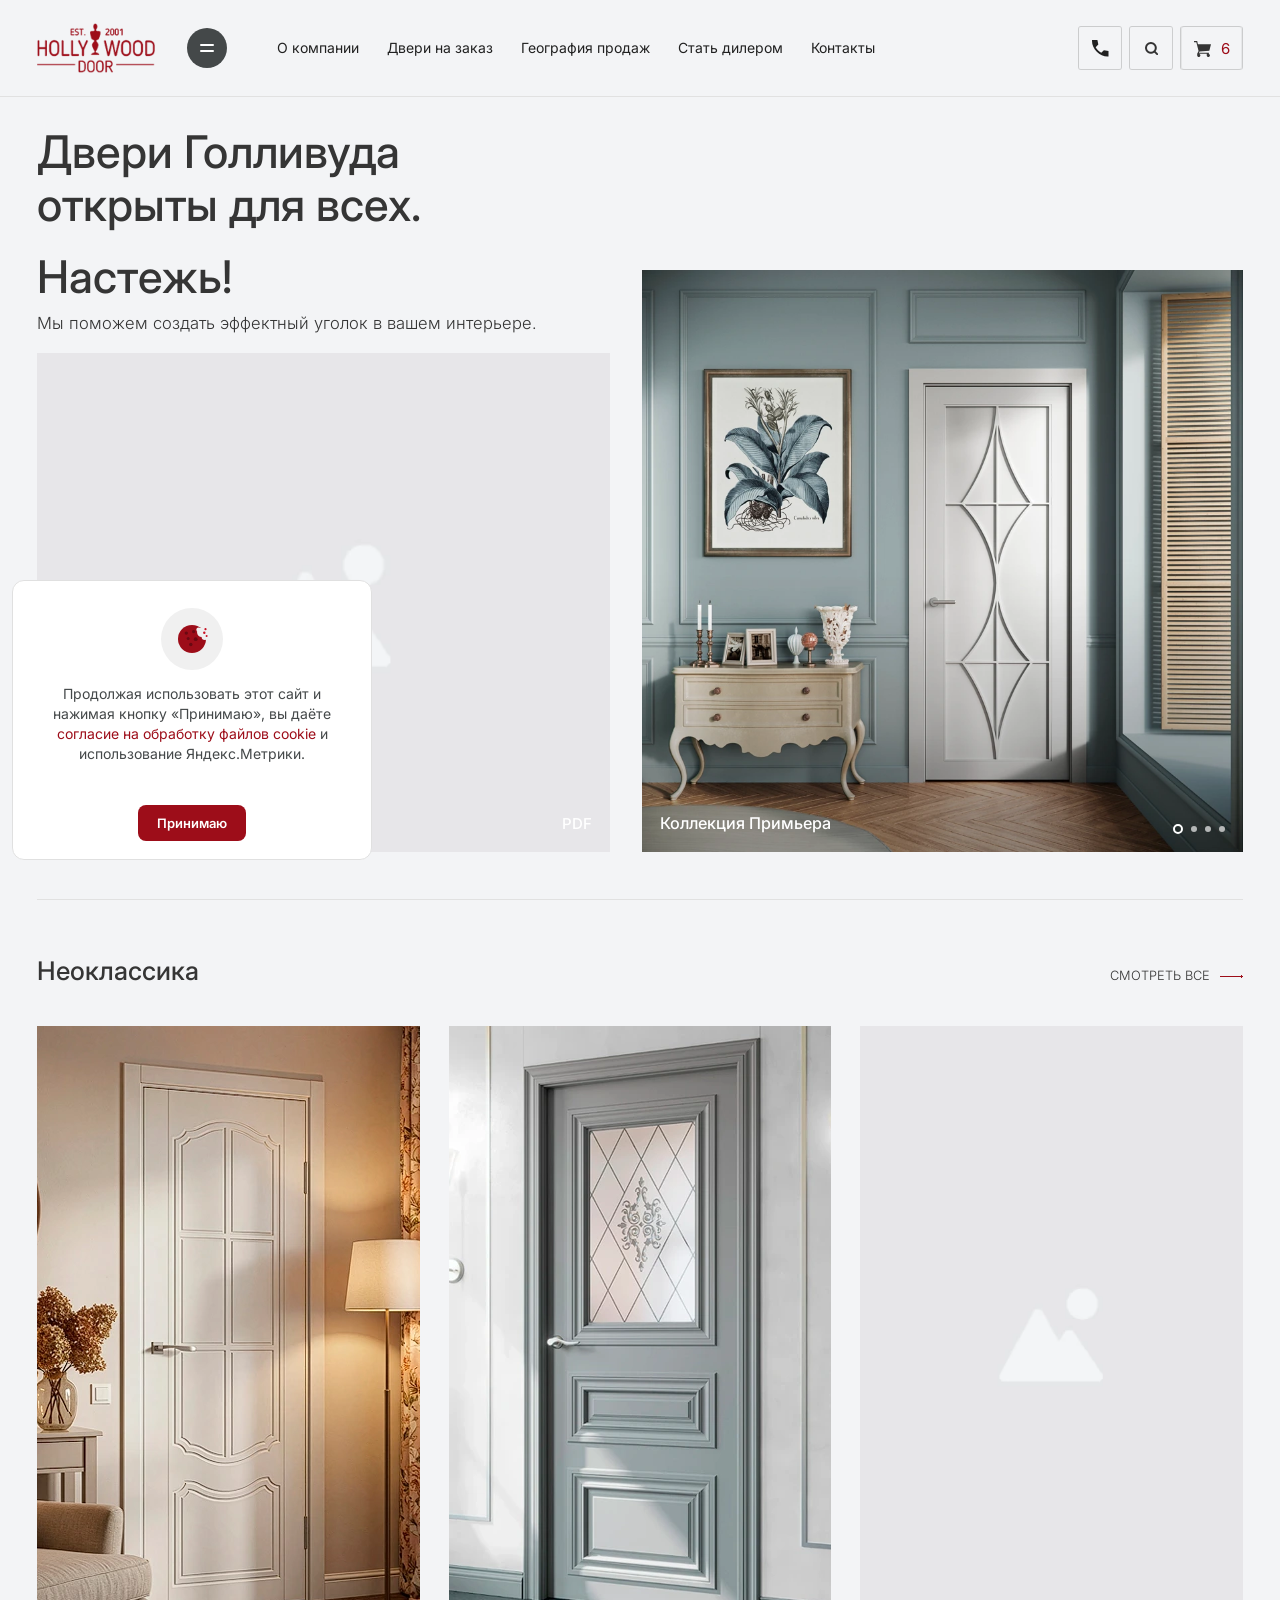
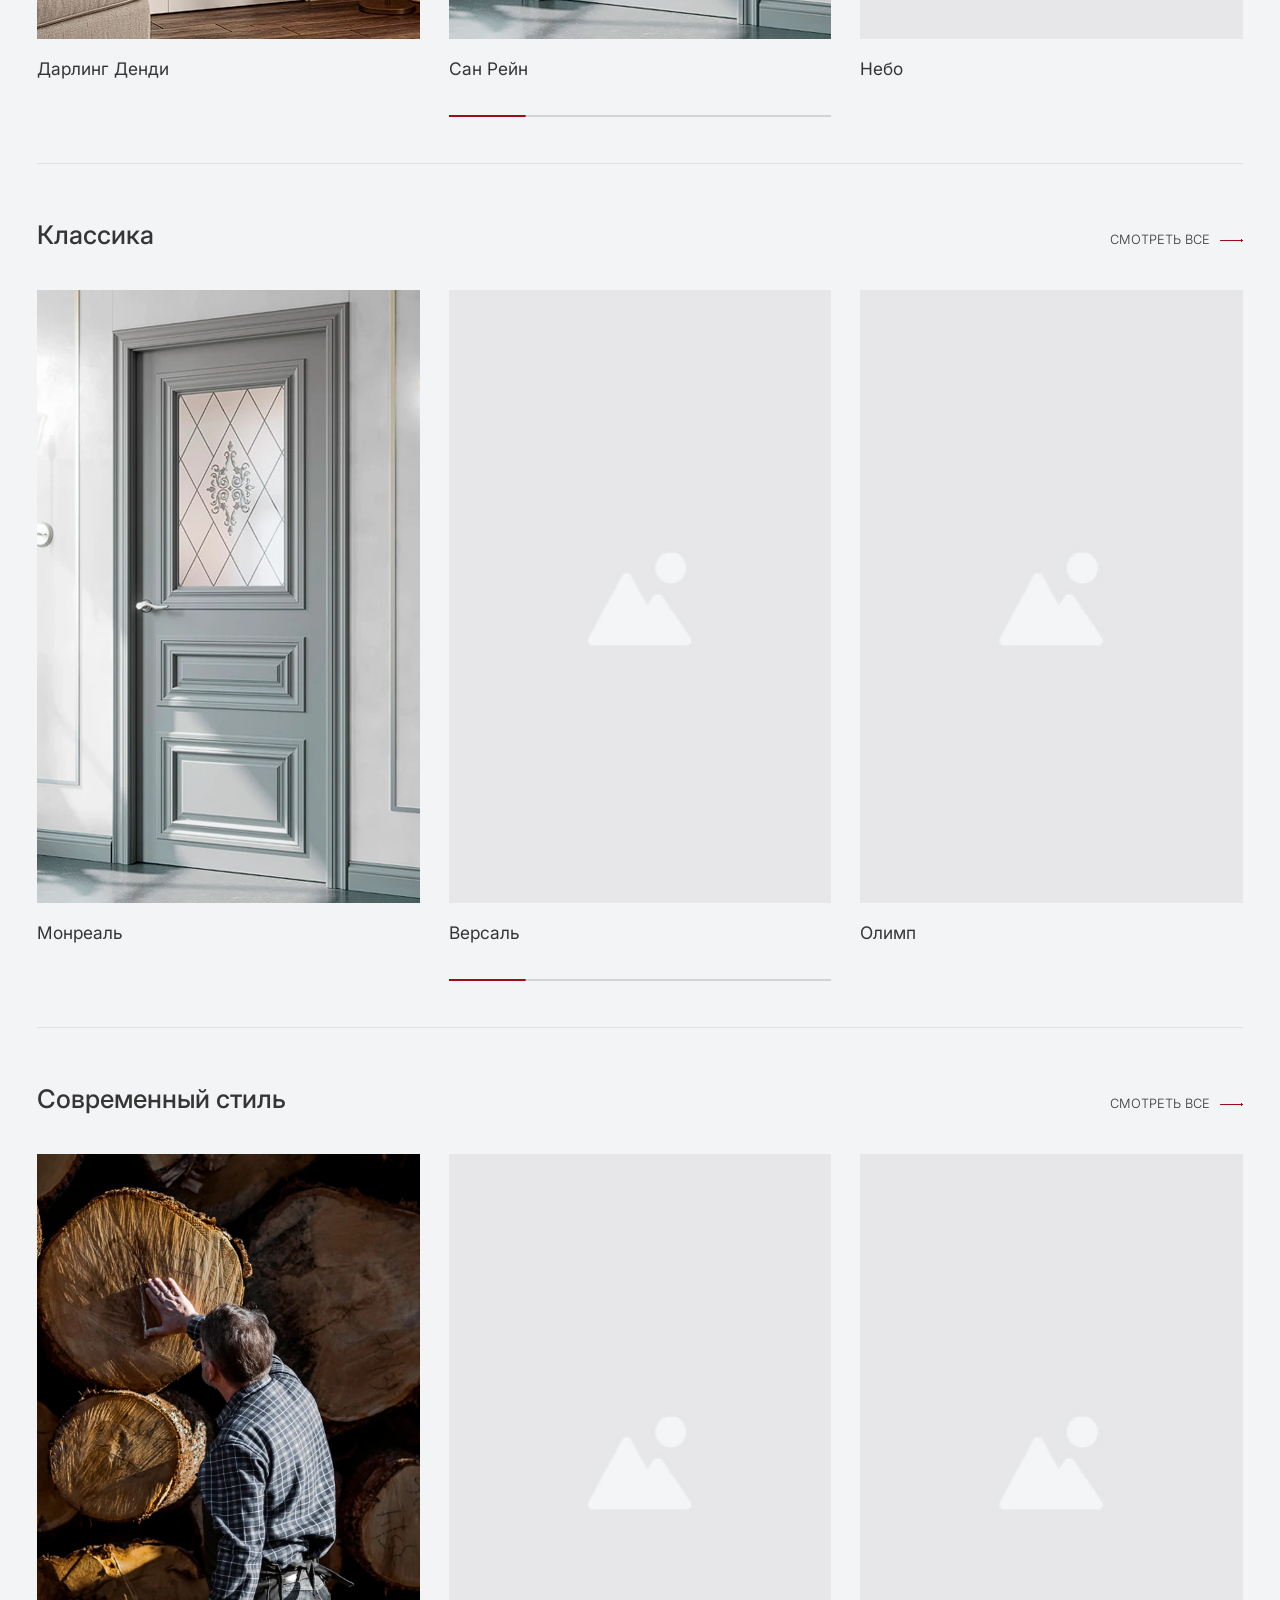
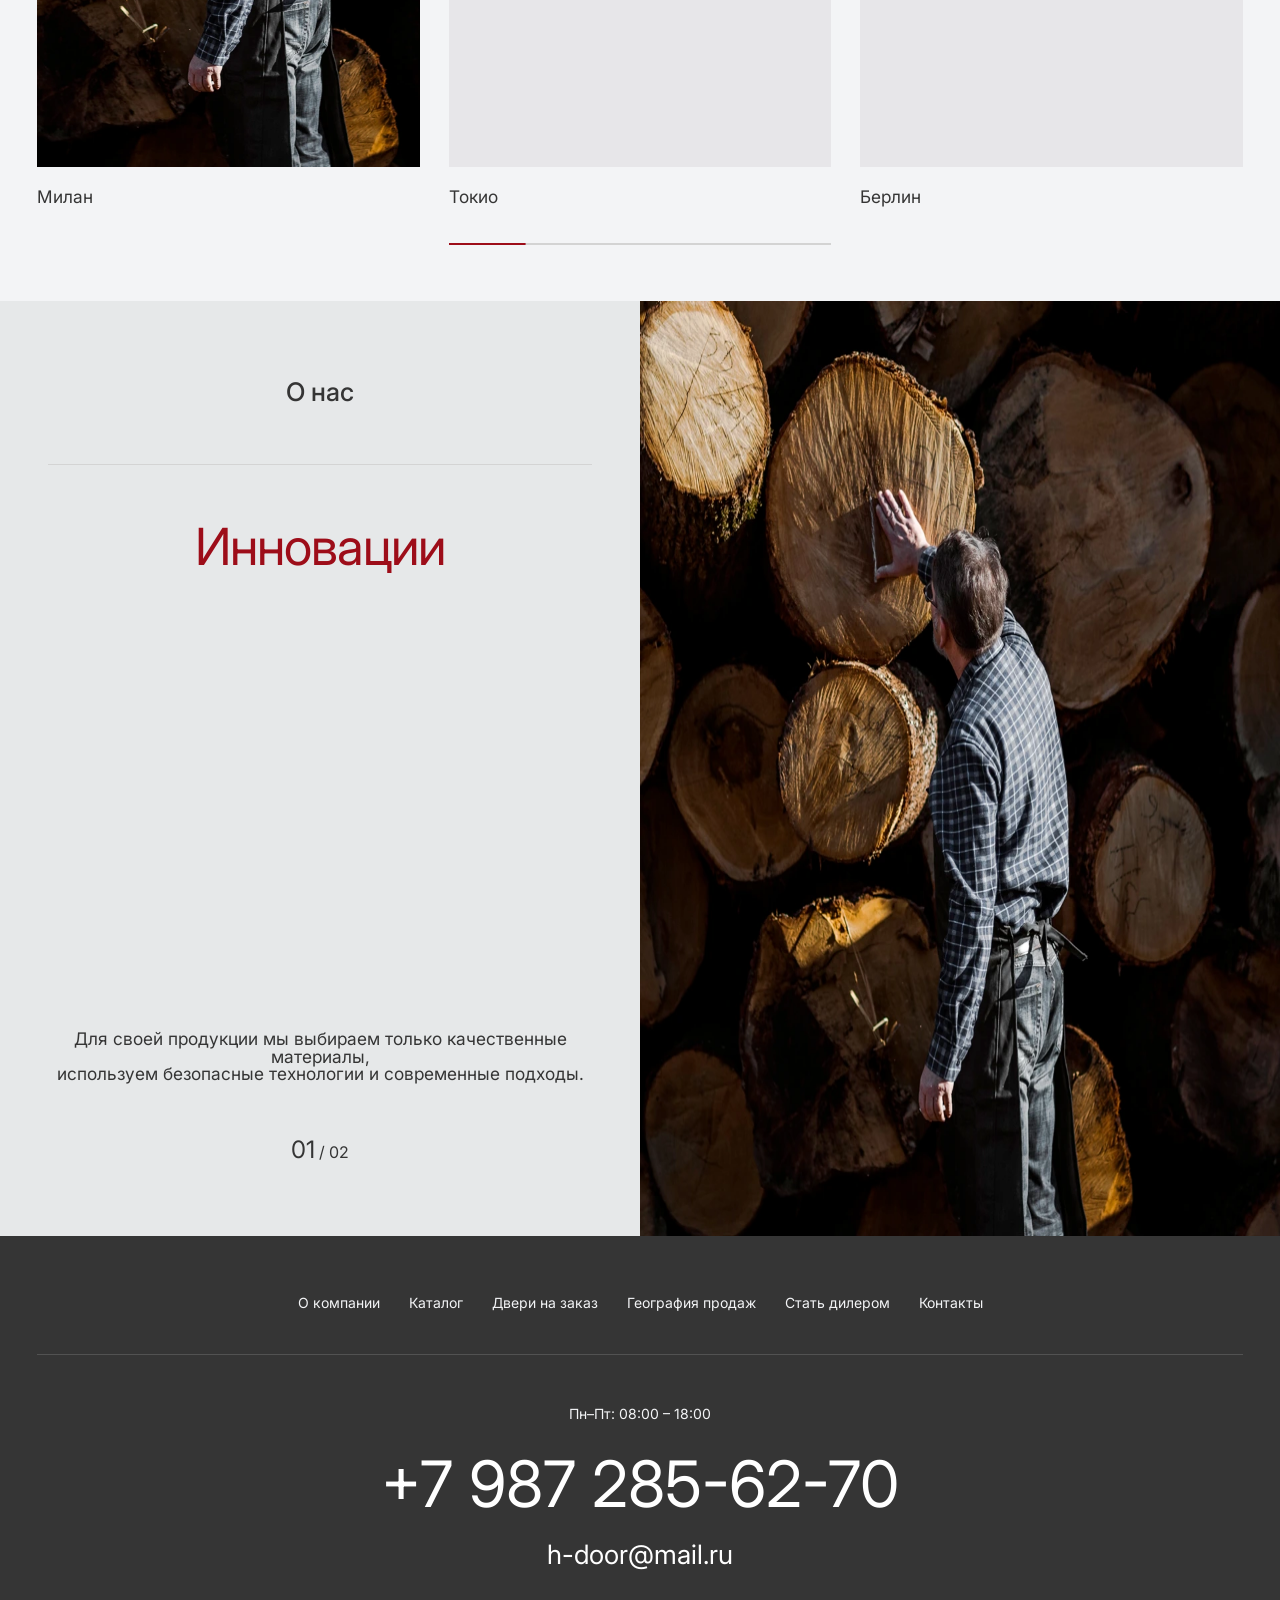
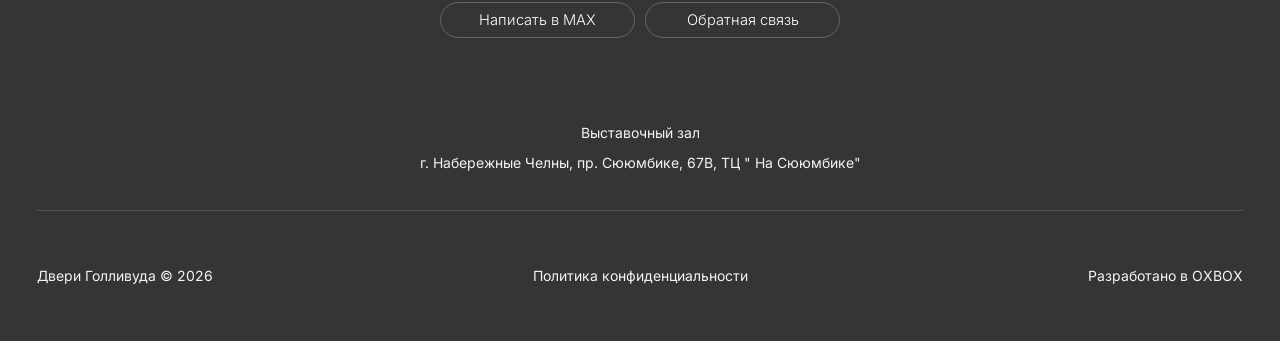
<file: index.html>
<!DOCTYPE html>
<html lang="ru">
  <head>
    <meta charset="utf-8" />
    <meta name="viewport" content="width=device-width, initial-scale=1" />
    <title>Двери Голливуда — межкомнатные двери</title>
    <link rel="preconnect" href="https://fonts.googleapis.com" />
    <link rel="preconnect" href="https://fonts.gstatic.com" crossorigin />
    <link
      href="https://fonts.googleapis.com/css2?family=Inter:wght@300;400;500;600;700&display=swap"
      rel="stylesheet"
    />
    <link
      rel="stylesheet"
      href="https://cdn.jsdelivr.net/npm/swiper@11/swiper-bundle.min.css"
    />
    <link rel="stylesheet" href="style.css?v=379" />
  </head>
  <body id="top">
    <header class="site-header">
      <div class="container site-header__inner">
        <div class="site-header__cluster">
          <div class="site-header__start brand">
          <a href="index.html" class="logo" aria-label="Двери Голливуда на главную">
            <img class="logo__img" src="assets/Logo.webp" width="154" height="64" alt="Hollywood Door" />
          </a>
            <button
              type="button"
              id="catalogMegaOpen"
              class="nav__catalog-btn"
              aria-label="Открыть каталог дверей"
              aria-haspopup="true"
              aria-expanded="false"
              aria-controls="catalogMega"
            >
              <svg
                class="nav__catalog-icon"
                viewBox="0 0 40 40"
                width="40"
                height="40"
                aria-hidden="true"
              >
                <circle class="nav__catalog-icon__circle" cx="20" cy="20" r="20" />
                <rect class="nav__catalog-icon__line" x="13" y="16" width="14" height="2" rx="1" />
                <rect class="nav__catalog-icon__line" x="13" y="22" width="14" height="2" rx="1" />
              </svg>
            </button>
            <a class="nav__catalog-text" href="#collections">Каталог дверей</a>

          </div>
          <nav class="site-header__nav nav" aria-label="Основное меню">
          <a class="nav__link" href="#about">О компании</a>
          <a class="nav__link" href="#custom">Двери на заказ</a>
          <a class="nav__link" href="#geo">География продаж</a>
          <a class="nav__link" href="#dealers">Стать дилером</a>
          <a class="nav__link" href="#contacts">Контакты</a>
          </nav>
        </div>
        <div class="site-header__end header-tools">
          <div class="header-tools__contact">
            <span class="header-tools__max">MAX</span>
            <a class="header-tools__phone" href="tel:+79872856270" aria-label="+7 987 285 62 70">
              <span class="header-tool-block header-tool-block--phone">
                <img
                  class="header-tool-block__frame"
                  src="assets/RamkaLypi.webp"
                  width="48"
                  height="47"
                  alt=""
                />
                <span class="header-tool-block__inner">
                  <svg
                    class="header-tools__phone-svg"
                    viewBox="0 0 17 17"
                    width="17"
                    height="17"
                    fill="none"
                    aria-hidden="true"
                  >
                    <path
                      d="M0 0.9625C0 0.80972 0.00367016 0.6493 0.0110002 0.48125C0.0189402 0.31319 0.0305498 0.15278 0.0458298 0H5.40833L6.325 4.58333L3.66667 7.2417C4.36944 8.4028 5.20208 9.4686 6.1646 10.439C7.1271 11.4088 8.1583 12.2146 9.2583 12.8562L11.8938 10.2437L16.5 11.0917V16.4542C16.3472 16.4847 16.1868 16.5 16.0187 16.5H15.5375C13.5667 16.5 11.6456 16.0606 9.7744 15.1818C7.9026 14.3037 6.241 13.1426 4.78958 11.6985C3.33819 10.2551 2.17708 8.5977 1.30625 6.7265C0.43542 4.85467 0 2.93333 0 0.9625Z"
                      fill="currentColor"
                    />
                  </svg>
                </span>
              </span>
              <span class="header-tools__phone-text">+7 987 285 62 70</span>
            </a>
          </div>
          <button type="button" class="header-tools__search header-tools__icon" aria-label="Поиск">
            <span class="header-tool-block header-tool-block--search">
              <img
                class="header-tool-block__frame"
                src="assets/RamkaLypi.webp"
                width="48"
                height="47"
                alt=""
              />
              <span class="header-tool-block__inner">
                <img src="assets/Lypa.webp" width="13" height="13" alt="" />
              </span>
            </span>
          </button>
          <a class="header-tools__cart" href="basket.html" aria-label="Корзина">
            <span class="header-tool-block header-tool-block--cart">
              <img
                class="header-tool-block__frame"
                src="assets/RamkaLypi.webp"
                width="48"
                height="47"
                alt=""
              />
              <span class="header-tool-block__inner header-tool-block__inner--cart">
                <svg
                  class="header-tools__cart-svg"
                  viewBox="0 0 16 16"
                  width="17"
                  height="17"
                  aria-hidden="true"
                >
                  <path
                    fill="currentColor"
                    d="M14 13.1v-1.1h-9.4l0.6-1.1 9.2-0.9 1.6-6h-12.3l-0.7-3h-3v1h2.2l2.1 8.4-1.3 2.6v1.5c0 0.8 0.7 1.5 1.5 1.5s1.5-0.7 1.5-1.5-0.7-1.5-1.5-1.5h7.5v1.5c0 0.8 0.7 1.5 1.5 1.5s1.5-0.7 1.5-1.5c0-0.7-0.4-1.2-1-1.4z"
                  />
                </svg>
                <span class="header-tools__badge" hidden>6</span>
              </span>
            </span>
          </a>
          <button type="button" class="header-tools__menu" aria-label="Открыть меню">
            <span class="header-tool-block header-tool-block--menu">
              <img
                class="header-tool-block__frame"
                src="assets/RamkaLypi.webp"
                width="48"
                height="47"
                alt=""
              />
              <span class="header-tool-block__inner">
                <span class="header-tools__menu-bars" aria-hidden="true"></span>
              </span>
            </span>
          </button>
        </div>
      </div>
    </header>

        <div class="catalog-mega" id="catalogMega" hidden aria-hidden="true">
      <div class="catalog-mega__backdrop"></div>
      <div class="container catalog-mega__sheet-wrap">
        <div class="catalog-mega__sheet" role="dialog" aria-modal="true" aria-labelledby="catalogMegaTitle">
          <div class="catalog-mega__inner">
            <h2 id="catalogMegaTitle" class="visually-hidden">Каталог дверей</h2>
            <div class="catalog-mega__layout">
              <aside class="catalog-mega__sidebar" aria-label="Стили дверей">
                <ul class="catalog-mega__primary">
                  <li>
                    <a href="katalog-neoklassika.html" id="mega-parent-neo" data-mega-subpanel="mega-sub-neo" aria-controls="mega-sub-neo" aria-expanded="false">Неоклассика</a>
                  </li>
                  <li>
                    <a href="#col-classic" id="mega-parent-classic" data-mega-subpanel="mega-sub-classic" aria-controls="mega-sub-classic" aria-expanded="false">Классика</a>
                  </li>
                  <li>
                    <a href="#col-modern" id="mega-parent-modern" data-mega-subpanel="mega-sub-modern" aria-controls="mega-sub-modern" aria-expanded="false">Современный стиль</a>
                  </li>
                </ul>
              </aside>
              <div class="catalog-mega__main">
                <div class="catalog-mega__cols">
                  <div class="catalog-mega__sub-panel" id="mega-sub-neo" hidden>
                    <ul class="catalog-mega__sub">
                      <li><a href="kollektsiya-premera.html">Дарлинг Денди</a></li>
                      <li><a href="katalog-neoklassika.html">Сан Рейн</a></li>
                      <li><a href="katalog-neoklassika.html">Небо</a></li>
                      <li><a href="katalog-neoklassika.html">Тревел Полар Экспресс</a></li>
                      <li><a href="katalog-neoklassika.html">Вест Сайд</a></li>
                      <li><a href="katalog-neoklassika.html">Бродвей</a></li>
                      <li><a href="katalog-neoklassika.html">Голливуд</a></li>
                    </ul>
                  </div>
                  <div class="catalog-mega__sub-panel" id="mega-sub-classic" hidden>
                    <ul class="catalog-mega__sub">
                      <li><a href="#col-classic">Монреаль</a></li>
                      <li><a href="#col-classic">Версаль</a></li>
                      <li><a href="#col-classic">Олимп</a></li>
                      <li><a href="#col-classic">Рим</a></li>
                      <li><a href="#col-classic">Вена</a></li>
                      <li><a href="#col-classic">Прага</a></li>
                      <li><a href="#col-classic">Лондон</a></li>
                    </ul>
                  </div>
                  <div class="catalog-mega__sub-panel" id="mega-sub-modern" hidden>
                    <ul class="catalog-mega__sub">
                      <li><a href="#col-modern">Милан</a></li>
                      <li><a href="#col-modern">Токио</a></li>
                      <li><a href="#col-modern">Берлин</a></li>
                      <li><a href="#col-modern">Париж</a></li>
                      <li><a href="#col-modern">Нью-Йорк</a></li>
                      <li><a href="#col-modern">Сидней</a></li>
                      <li><a href="#col-modern">Дубай</a></li>
                    </ul>
                  </div>
                </div>
              </div>
            </div>
          </div>
        </div>
      </div>
    </div>

    <div class="mobile-menu" id="mobileMenu" aria-hidden="true" hidden>
      <div class="mobile-menu__backdrop"></div>
      <div class="mobile-menu__panel">
        <a href="index.html" class="mobile-menu__brand" aria-label="На главную">
          <img class="logo__img mobile-menu__logo" src="assets/Logo.webp" width="154" height="64" alt="Hollywood Door" />
        </a>
        <button type="button" class="mobile-menu__close" aria-label="Закрыть меню">&times;</button>
        <nav class="mobile-menu__links" aria-label="Мобильное меню">
          <a href="index.html">Главная</a>
          <a href="katalog-neoklassika.html">Каталог Неоклассика</a>
          <a href="kollektsiya-premera.html">Коллекция Примьера</a>
          <a href="tovar-layt-01.html">Карточка товара</a>
          <a href="404.html">404</a>
        </nav>
        <div class="mobile-menu__footer">
          <div class="mobile-menu__rule" aria-hidden="true"></div>
          <a class="mobile-menu__phone" href="tel:+79872856270">+7 987 285-62-70</a>
          <button type="button" class="mobile-menu__order" data-open-consult-modal>
            Заказать
          </button>
        </div>
      </div>
    </div>

    <main>
      <section class="hero-intro" aria-labelledby="heroTitle">
        <div class="container hero-intro__wrap">
          <div class="hero-intro__grid">
          <div class="hero-intro__left">
            <div class="hero-intro__copy">
              <h1 id="heroTitle" class="hero-intro__title">
                <span class="hero-intro__title-line">Двери Голливуда</span>
                <span class="hero-intro__title-line">открыты для всех.</span>
                <span class="hero-intro__title-line hero-intro__title-line--last">Настежь!</span>
              </h1>
            </div>
            <p class="hero-intro__lead">
              Мы поможем создать эффектный уголок в вашем интерьере.
            </p>
            <a class="hero-intro__media" id="heroMedia" href="#">
              <img
                class="hero-intro__media-bg"
                src="assets/bbb.webp"
                width="907"
                height="476"
                alt=""
              />
              <span class="hero-intro__media-label">
                <span class="hero-intro__media-title">Коллекция дверей</span>
                <span class="hero-intro__media-year"><sup>/ 2026</sup></span>
              </span>
              <span class="hero-intro__media-ext">PDF</span>
            </a>
          </div>
          <figure class="hero-intro__feature" id="heroFeature">
            <div class="hero-intro__feature-slides" aria-live="polite">
              <div class="hero-intro__feature-slide is-active" data-caption="Коллекция Примьера">
                <img
                  src="assets/hero2.webp"
                  width="954"
                  height="923"
                  alt="Интерьер с дверью коллекции Примьера"
                  fetchpriority="high"
                />
              </div>
              <div class="hero-intro__feature-slide" data-caption="Коллекция Неоклассика">
                <img
                  src="assets/Dveri1.webp"
                  width="880"
                  height="760"
                  alt="Дверь коллекции Неоклассика в интерьере"
                  loading="lazy"
                />
              </div>
              <div class="hero-intro__feature-slide" data-caption="Коллекция Классика">
                <img
                  src="assets/Dveri2.webp"
                  width="880"
                  height="760"
                  alt="Дверь коллекции Классика"
                  loading="lazy"
                />
              </div>
              <div class="hero-intro__feature-slide" data-caption="Коллекция Современный стиль">
                <img
                  src="assets/bbb.webp"
                  width="880"
                  height="760"
                  alt="Дверь в современном интерьере"
                  loading="lazy"
                />
              </div>
            </div>
            <figcaption class="hero-intro__feature-caption">Коллекция Примьера</figcaption>
            <div class="hero-intro__nav">
              <button
                type="button"
                class="hero-intro__nav-btn hero-intro__nav-btn--prev"
                aria-label="Предыдущий слайд"
              >
                <svg viewBox="0 0 24 24" width="16" height="16" aria-hidden="true">
                  <path d="M15 6L9 12L15 18" fill="none" stroke="currentColor" stroke-width="2" stroke-linecap="round" stroke-linejoin="round" />
                </svg>
              </button>
              <div class="hero-intro__dots" role="tablist" aria-label="Слайды коллекций"></div>
              <button
                type="button"
                class="hero-intro__nav-btn hero-intro__nav-btn--next"
                aria-label="Следующий слайд"
              >
                <svg viewBox="0 0 24 24" width="16" height="16" aria-hidden="true">
                  <path d="M9 6L15 12L9 18" fill="none" stroke="currentColor" stroke-width="2" stroke-linecap="round" stroke-linejoin="round" />
                </svg>
              </button>
            </div>
          </figure>
          </div>
        </div>
      </section>

      <section class="door-collections" id="collections" aria-label="Коллекции дверей">
        <section class="collection-block collection-block--neo" aria-labelledby="col-neo">
          <div class="container collection-block__head">
            <h2 id="col-neo" class="collection-block__title">
              <span class="collection-block__title-text">Неоклассика</span>
              <a class="collection-block__title-link" href="katalog-neoklassika.html">Неоклассика</a>
            </h2>
            <a class="collection-block__more" href="katalog-neoklassika.html">
              Смотреть все
              <img
                class="collection-block__more-arrow"
                src="assets/view-all-arrow.svg"
                width="23"
                height="6"
                alt=""
                aria-hidden="true"
              />
            </a>
          </div>
          <div class="container collection-block__viewport">
            <div class="collection-scroll swiper" data-collection-swiper>
              <div class="swiper-wrapper">
              <div class="swiper-slide">
                <article class="door-card">
                  <a class="door-card__link" href="kollektsiya-premera.html">
                    <div class="door-card__img">
                      <img src="assets/Dveri1.webp" width="492" height="762" alt="Дарлинг Денди" loading="lazy" draggable="false" />
                    </div>
                    <h3 class="door-card__name">Дарлинг Денди</h3>
                  </a>
                </article>
              </div>
              <div class="swiper-slide">
                <article class="door-card">
                  <a class="door-card__link" href="kollektsiya-premera.html">
                    <div class="door-card__img">
                      <img src="assets/Dveri2.webp" width="492" height="762" alt="Сан Рейн" loading="lazy" draggable="false" />
                    </div>
                    <h3 class="door-card__name">Сан Рейн</h3>
                  </a>
                </article>
              </div>
              <div class="swiper-slide">
                <article class="door-card">
                  <a class="door-card__link" href="kollektsiya-premera.html">
                    <div class="door-card__img door-card__img--placeholder"></div>
                    <h3 class="door-card__name">Небо</h3>
                  </a>
                </article>
              </div>
              <div class="swiper-slide">
                <article class="door-card">
                  <a class="door-card__link" href="kollektsiya-premera.html">
                    <div class="door-card__img door-card__img--placeholder"></div>
                    <h3 class="door-card__name">Тревел Полар Экспресс</h3>
                  </a>
                </article>
              </div>
              <div class="swiper-slide">
                <article class="door-card">
                  <a class="door-card__link" href="kollektsiya-premera.html">
                    <div class="door-card__img">
                      <img src="assets/Dveri1.webp" width="492" height="762" alt="Вест Сайд" loading="lazy" draggable="false" />
                    </div>
                    <h3 class="door-card__name">Вест Сайд</h3>
                  </a>
                </article>
              </div>
              <div class="swiper-slide">
                <article class="door-card">
                  <a class="door-card__link" href="kollektsiya-premera.html">
                    <div class="door-card__img">
                      <img src="assets/Dveri2.webp" width="492" height="762" alt="Бродвей" loading="lazy" draggable="false" />
                    </div>
                    <h3 class="door-card__name">Бродвей</h3>
                  </a>
                </article>
              </div>
              <div class="swiper-slide">
                <article class="door-card">
                  <a class="door-card__link" href="kollektsiya-premera.html">
                    <div class="door-card__img door-card__img--placeholder"></div>
                    <h3 class="door-card__name">Голливуд</h3>
                  </a>
                </article>
              </div>
              </div>
            </div>
          </div>
          <div class="container collection-block__strip">
            <div class="collection-block__strip-hit-area">
              <div class="swiper-pagination collection-block__strip-pagination"></div>
            </div>
          </div>
        </section>

        <section class="collection-block" aria-labelledby="col-classic">
          <div class="container collection-block__head">
            <h2 id="col-classic" class="collection-block__title">Классика</h2>
            <a class="collection-block__more" href="#">
              Смотреть все
              <img
                class="collection-block__more-arrow"
                src="assets/view-all-arrow.svg"
                width="23"
                height="6"
                alt=""
                aria-hidden="true"
              />
            </a>
          </div>
          <div class="container collection-block__viewport">
            <div class="collection-scroll swiper" data-collection-swiper>
              <div class="swiper-wrapper">
              <div class="swiper-slide">
                <article class="door-card">
                  <a class="door-card__link" href="tovar-layt-01.html">
                    <div class="door-card__img">
                      <img src="assets/Dveri2.webp" width="492" height="762" alt="Монреаль" loading="lazy" draggable="false" />
                    </div>
                    <h3 class="door-card__name">Монреаль</h3>
                  </a>
                </article>
              </div>
              <div class="swiper-slide">
                <article class="door-card">
                  <a class="door-card__link" href="tovar-layt-01.html">
                    <div class="door-card__img">
                      <img src="assets/bbb.webp" width="492" height="762" alt="Версаль" loading="lazy" draggable="false" />
                    </div>
                    <h3 class="door-card__name">Версаль</h3>
                  </a>
                </article>
              </div>
              <div class="swiper-slide">
                <article class="door-card">
                  <a class="door-card__link" href="tovar-layt-01.html">
                    <div class="door-card__img">
                      <img src="assets/bbb.webp" width="492" height="762" alt="Олимп" loading="lazy" draggable="false" />
                    </div>
                    <h3 class="door-card__name">Олимп</h3>
                  </a>
                </article>
              </div>
              <div class="swiper-slide">
                <article class="door-card">
                  <a class="door-card__link" href="tovar-layt-01.html">
                    <div class="door-card__img">
                      <img src="assets/Dveri1.webp" width="492" height="762" alt="Рим" loading="lazy" draggable="false" />
                    </div>
                    <h3 class="door-card__name">Рим</h3>
                  </a>
                </article>
              </div>
              <div class="swiper-slide">
                <article class="door-card">
                  <a class="door-card__link" href="tovar-layt-01.html">
                    <div class="door-card__img">
                      <img src="assets/Innovations.webp" width="492" height="762" alt="Вена" loading="lazy" draggable="false" />
                    </div>
                    <h3 class="door-card__name">Вена</h3>
                  </a>
                </article>
              </div>
              <div class="swiper-slide">
                <article class="door-card">
                  <a class="door-card__link" href="tovar-layt-01.html">
                    <div class="door-card__img door-card__img--placeholder"></div>
                    <h3 class="door-card__name">Прага</h3>
                  </a>
                </article>
              </div>
              <div class="swiper-slide">
                <article class="door-card">
                  <a class="door-card__link" href="tovar-layt-01.html">
                    <div class="door-card__img">
                      <img src="assets/hero2.webp" width="492" height="762" alt="Лондон" loading="lazy" draggable="false" />
                    </div>
                    <h3 class="door-card__name">Лондон</h3>
                  </a>
                </article>
              </div>
              </div>
            </div>
          </div>
          <div class="container collection-block__strip">
            <div class="collection-block__strip-hit-area">
              <div class="swiper-pagination collection-block__strip-pagination"></div>
            </div>
          </div>
        </section>

        <section class="collection-block" aria-labelledby="col-modern">
          <div class="container collection-block__head">
            <h2 id="col-modern" class="collection-block__title">Современный стиль</h2>
            <a class="collection-block__more" href="#">
              Смотреть все
              <img
                class="collection-block__more-arrow"
                src="assets/view-all-arrow.svg"
                width="23"
                height="6"
                alt=""
                aria-hidden="true"
              />
            </a>
          </div>
          <div class="container collection-block__viewport">
            <div class="collection-scroll swiper" data-collection-swiper>
              <div class="swiper-wrapper">
              <div class="swiper-slide">
                <article class="door-card">
                  <a class="door-card__link" href="tovar-layt-01.html">
                    <div class="door-card__img">
                      <img src="assets/Innovations.webp" width="492" height="762" alt="Милан" loading="lazy" draggable="false" />
                    </div>
                    <h3 class="door-card__name">Милан</h3>
                  </a>
                </article>
              </div>
              <div class="swiper-slide">
                <article class="door-card">
                  <a class="door-card__link" href="tovar-layt-01.html">
                    <div class="door-card__img">
                      <img src="assets/bbb.webp" width="492" height="762" alt="Токио" loading="lazy" draggable="false" />
                    </div>
                    <h3 class="door-card__name">Токио</h3>
                  </a>
                </article>
              </div>
              <div class="swiper-slide">
                <article class="door-card">
                  <a class="door-card__link" href="tovar-layt-01.html">
                    <div class="door-card__img">
                      <img src="assets/bbb.webp" width="492" height="762" alt="Берлин" loading="lazy" draggable="false" />
                    </div>
                    <h3 class="door-card__name">Берлин</h3>
                  </a>
                </article>
              </div>
              <div class="swiper-slide">
                <article class="door-card">
                  <a class="door-card__link" href="tovar-layt-01.html">
                    <div class="door-card__img">
                      <img src="assets/Dveri1.webp" width="492" height="762" alt="Париж" loading="lazy" draggable="false" />
                    </div>
                    <h3 class="door-card__name">Париж</h3>
                  </a>
                </article>
              </div>
              <div class="swiper-slide">
                <article class="door-card">
                  <a class="door-card__link" href="tovar-layt-01.html">
                    <div class="door-card__img">
                      <img src="assets/Dveri2.webp" width="492" height="762" alt="Нью-Йорк" loading="lazy" draggable="false" />
                    </div>
                    <h3 class="door-card__name">Нью-Йорк</h3>
                  </a>
                </article>
              </div>
              <div class="swiper-slide">
                <article class="door-card">
                  <a class="door-card__link" href="tovar-layt-01.html">
                    <div class="door-card__img door-card__img--placeholder"></div>
                    <h3 class="door-card__name">Сидней</h3>
                  </a>
                </article>
              </div>
              <div class="swiper-slide">
                <article class="door-card">
                  <a class="door-card__link" href="tovar-layt-01.html">
                    <div class="door-card__img door-card__img--placeholder"></div>
                    <h3 class="door-card__name">Дубай</h3>
                  </a>
                </article>
              </div>
              </div>
            </div>
          </div>
          <div class="container collection-block__strip">
            <div class="collection-block__strip-hit-area">
              <div class="swiper-pagination collection-block__strip-pagination"></div>
            </div>
          </div>
        </section>
      </section>

      <section class="about-split" id="about" aria-labelledby="aboutTitle">
        <div
          class="about-split__swiper about-split__swiper--desktop swiper"
          data-about-swiper="desktop"
          aria-label="О нас — слайды"
        >
          <div class="swiper-wrapper">
            <div class="swiper-slide">
              <div class="about-split__grid about-split__grid--desktop">
                <div class="about-split__text">
                  <span class="about-split__label">О нас</span>
                  <span class="about-split__rule" aria-hidden="true"></span>
                  <div class="about-split__inner">
                    <h2 id="aboutTitle" class="about-split__title">Инновации</h2>
                    <footer class="about-split__foot">
                      <p class="about-split__desc">
                        <span class="about-split__desc-line">Для своей продукции мы выбираем только качественные материалы,</span>
                        <span class="about-split__desc-line">используем безопасные технологии и современные подходы.</span>
                      </p>
                      <p class="about-split__pager" aria-hidden="true">
                        <span class="about-split__pager-current">01</span><span class="about-split__pager-total"> / 02</span>
                      </p>
                    </footer>
                  </div>
                </div>
                <div class="about-split__visual">
                  <img
                    class="about-split__img"
                    src="assets/Innovations.webp"
                    width="1100"
                    height="935"
                    alt="Мастер у стопки древесины"
                    loading="lazy"
                    draggable="false"
                  />
                </div>
              </div>
            </div>
            <div class="swiper-slide">
              <div class="about-split__grid about-split__grid--desktop">
                <div class="about-split__text">
                  <span class="about-split__label">О нас</span>
                  <span class="about-split__rule" aria-hidden="true"></span>
                  <div class="about-split__inner">
                    <h2 class="about-split__title">Гарантии</h2>
                    <footer class="about-split__foot">
                      <p class="about-split__desc">
                        <span class="about-split__desc-line">Гарантируем высокое качество используемумых материалов,</span>
                        <span class="about-split__desc-line">пройденные все тесты</span>
                      </p>
                      <p class="about-split__pager" aria-hidden="true">
                        <span class="about-split__pager-current">02</span><span class="about-split__pager-total"> / 02</span>
                      </p>
                    </footer>
                  </div>
                </div>
                <div class="about-split__visual">
                  <img
                    class="about-split__img"
                    src="assets/Innovations2.webp"
                    width="1100"
                    height="935"
                    alt="Контроль качества материалов"
                    loading="lazy"
                    draggable="false"
                  />
                </div>
              </div>
            </div>
          </div>
        </div>
        <div class="about-split__swiper about-split__swiper--mobile swiper" data-about-swiper="mobile" aria-label="О нас — слайды" hidden>
          <div class="swiper-wrapper">
            <div class="swiper-slide">
              <div class="about-split__grid about-split__grid--mobile">
                <div class="about-split__text">
                  <span class="about-split__label">О нас</span>
                  <span class="about-split__rule" aria-hidden="true"></span>
                  <div class="about-split__inner">
                    <h2 class="about-split__title">Инновации</h2>
                    <footer class="about-split__foot">
                      <p class="about-split__desc">
                        <span class="about-split__desc-line">Для своей продукции мы выбираем только качественные материалы,</span>
                        <span class="about-split__desc-line">используем безопасные технологии и современные подходы.</span>
                      </p>
                      <p class="about-split__pager" aria-hidden="true">
                        <span class="about-split__pager-current">01</span><span class="about-split__pager-total"> / 02</span>
                      </p>
                    </footer>
                  </div>
                </div>
                <div class="about-split__visual">
                  <img
                    class="about-split__img"
                    src="assets/Innovations.webp"
                    width="1100"
                    height="935"
                    alt="Мастер у стопки древесины"
                    loading="lazy"
                    draggable="false"
                  />
                </div>
              </div>
            </div>
            <div class="swiper-slide">
              <div class="about-split__grid about-split__grid--mobile">
                <div class="about-split__text">
                  <span class="about-split__label">О нас</span>
                  <span class="about-split__rule" aria-hidden="true"></span>
                  <div class="about-split__inner">
                    <h2 class="about-split__title">Гарантии</h2>
                    <footer class="about-split__foot">
                      <p class="about-split__desc">
                        <span class="about-split__desc-line">Гарантируем высокое качество используемумых материалов,</span>
                        <span class="about-split__desc-line">пройденные все тесты</span>
                      </p>
                      <p class="about-split__pager" aria-hidden="true">
                        <span class="about-split__pager-current">02</span><span class="about-split__pager-total"> / 02</span>
                      </p>
                    </footer>
                  </div>
                </div>
                <div class="about-split__visual">
                  <img
                    class="about-split__img"
                    src="assets/Innovations2.webp"
                    width="1100"
                    height="935"
                    alt="Контроль качества материалов"
                    loading="lazy"
                    draggable="false"
                  />
                </div>
              </div>
            </div>
          </div>
        </div>
      </section>
    </main>

    <footer class="site-footer" id="contacts">
      <div class="container site-footer__inner">
        <div class="site-footer__bar">
          <a href="index.html" class="site-footer__brand" aria-label="На главную">
            <img class="logo__img site-footer__logo" src="assets/Logo.webp" width="154" height="64" alt="Hollywood Door" />
          </a>
          <a href="#top" class="site-footer__totop">Наверх</a>
        </div>
        <nav class="site-footer__nav" aria-label="Навигация в подвале">
          <a href="#about">О компании</a>
          <a href="#collections">Каталог</a>
          <a href="#custom">Двери на заказ</a>
          <a href="#geo">География продаж</a>
          <a href="#dealers">Стать дилером</a>
          <a href="#contacts">Контакты</a>
        </nav>
        <div class="site-footer__rule" aria-hidden="true"></div>

        <div class="site-footer__main">
          <p class="site-footer__hours">Пн–Пт: 08:00 – 18:00</p>
          <a class="site-footer__phone" href="tel:+79872856270">+7 987 285-62-70</a>
          <a class="site-footer__email" href="mailto:h-door@mail.ru">h-door@mail.ru</a>
          <div class="site-footer__actions">
            <a class="site-footer__btn" href="#" id="maxContactBtn">Написать в MAX</a>
            <button type="button" class="site-footer__btn" id="callbackBtn">Обратная связь</button>
          </div>
        </div>

        <div class="site-footer__rule" aria-hidden="true"></div>

        <div class="site-footer__hall">
          <p class="site-footer__hall-label">Выставочный зал</p>
          <p class="site-footer__address">
            г. Набережные Челны, пр. Сююмбике, 67В, ТЦ " На Сююмбике"
          </p>
        </div>

        <div class="site-footer__rule site-footer__rule--end" aria-hidden="true"></div>

        <nav class="site-footer__legal" aria-label="Документы и соглашения">
          <a href="PolitikaConfidencialnosti.html">Политика конфиденциальности</a>
          <a href="SoglasieNaObrabotky.html" class="site-footer__legal-extra">Согласие на обработку персональных данных</a>
          <a href="SoglasieCookie.html">Согласие на обработку cookie</a>
          <a href="PublichnayaAferta.html" class="site-footer__legal-extra">Публичная оферта</a>
          <a href="Ysloviya.html" class="site-footer__legal-extra">Условия</a>
        </nav>

        <div class="site-footer__rule site-footer__rule--meta-mobile" aria-hidden="true"></div>

        <div class="site-footer__bottom">
          <span class="site-footer__copy">Двери Голливуда © 2026</span>
          <a class="site-footer__bottom-link site-footer__bottom-link--dup" href="PolitikaConfidencialnosti.html">Политика конфиденциальности</a>
          <a class="site-footer__bottom-link site-footer__bottom-link--credit" href="https://oxbox.ru/" target="_blank" rel="noopener noreferrer">Разработано в OXBOX</a>
        </div>
      </div>
    </footer>

    <div class="consult-modal" id="consultModal" aria-hidden="true">
      <div class="consult-modal__backdrop"></div>
      <div class="consult-modal__dialog" role="dialog" aria-labelledby="consultModalTitle">
        <button type="button" class="consult-modal__close" aria-label="Закрыть">&times;</button>
        <h3 class="consult-modal__title" id="consultModalTitle">Заявка на консультацию</h3>
        <form class="consult-modal__form" id="consultModalForm">
          <div class="consult-modal__field">
            <label class="consult-modal__label">
              <input type="text" name="name" placeholder=" " autocomplete="name" inputmode="text" aria-label="Ваше имя" />
              <span class="consult-modal__label-text">Ваше имя</span>
            </label>
          </div>
          <div class="consult-modal__field">
            <label class="consult-modal__label">
              <input type="tel" name="phone" placeholder=" " autocomplete="tel" />
              <span class="consult-modal__label-text">Номер телефона</span>
            </label>
          </div>
          <label class="consult-modal__checkbox">
            <input type="checkbox" />
            <a href="SoglasieNaObrabotky.html">Соглашаюсь с обработкой персональных данных</a>
          </label>
          <button type="submit" class="consult-modal__submit">Перезвоните мне</button>
          <p class="consult-modal__note">
            Отправляя заявку, вы принимаете условия
            <a href="PublichnayaAferta.html">публичной оферты</a> и подтверждаете согласие с
            <a href="PolitikaConfidencialnosti.html">политикой обработки персональных данных</a>.
          </p>
        </form>
      </div>
    </div>

    <div class="cookie-banner" id="cookieBanner" role="region" aria-label="Уведомление о cookie" hidden>
      <span class="cookie-banner__icon" aria-hidden="true">
        <svg width="48" height="48" viewBox="0 0 40 40" fill="none" xmlns="http://www.w3.org/2000/svg">
          <defs>
            <mask id="cookieBiteMaskDv">
              <rect width="40" height="40" fill="#ffffff" />
              <circle cx="29.7" cy="13.4" r="4.6" fill="#000000" />
              <circle cx="32.9" cy="17.8" r="3.3" fill="#000000" />
              <circle cx="26.7" cy="10.8" r="2.4" fill="#000000" />
            </mask>
          </defs>
          <circle cx="20" cy="20" r="14" fill="#9d0d19" mask="url(#cookieBiteMaskDv)" />
          <circle cx="14.3" cy="14.1" r="1.7" fill="#9d0d19" />
          <circle cx="21.6" cy="12.6" r="1.6" fill="#9d0d19" />
          <circle cx="16.2" cy="19.4" r="1.5" fill="#9d0d19" />
          <circle cx="23.7" cy="20.2" r="1.9" fill="#9d0d19" />
          <circle cx="18.8" cy="25.5" r="1.7" fill="#9d0d19" />
          <circle cx="32.3" cy="13.7" r="1.2" fill="#9d0d19" />
          <circle cx="34.6" cy="17.1" r="1" fill="#9d0d19" />
          <circle cx="33.5" cy="10.2" r="1.1" fill="#9d0d19" />
        </svg>
      </span>
      <p class="cookie-banner__text">
        Продолжая использовать этот сайт и нажимая кнопку «Принимаю», вы даёте
        <a href="SoglasieCookie.html" class="cookie-banner__link">согласие на обработку файлов cookie</a>
        и использование Яндекс.Метрики.
      </p>
      <button type="button" class="cookie-banner__btn" id="cookieBannerAccept">Принимаю</button>
    </div>

    <script src="https://cdn.jsdelivr.net/npm/swiper@11/swiper-bundle.min.js" defer></script>
    <script src="main.js?v=35" defer></script>
  </body>
</html>
</file>
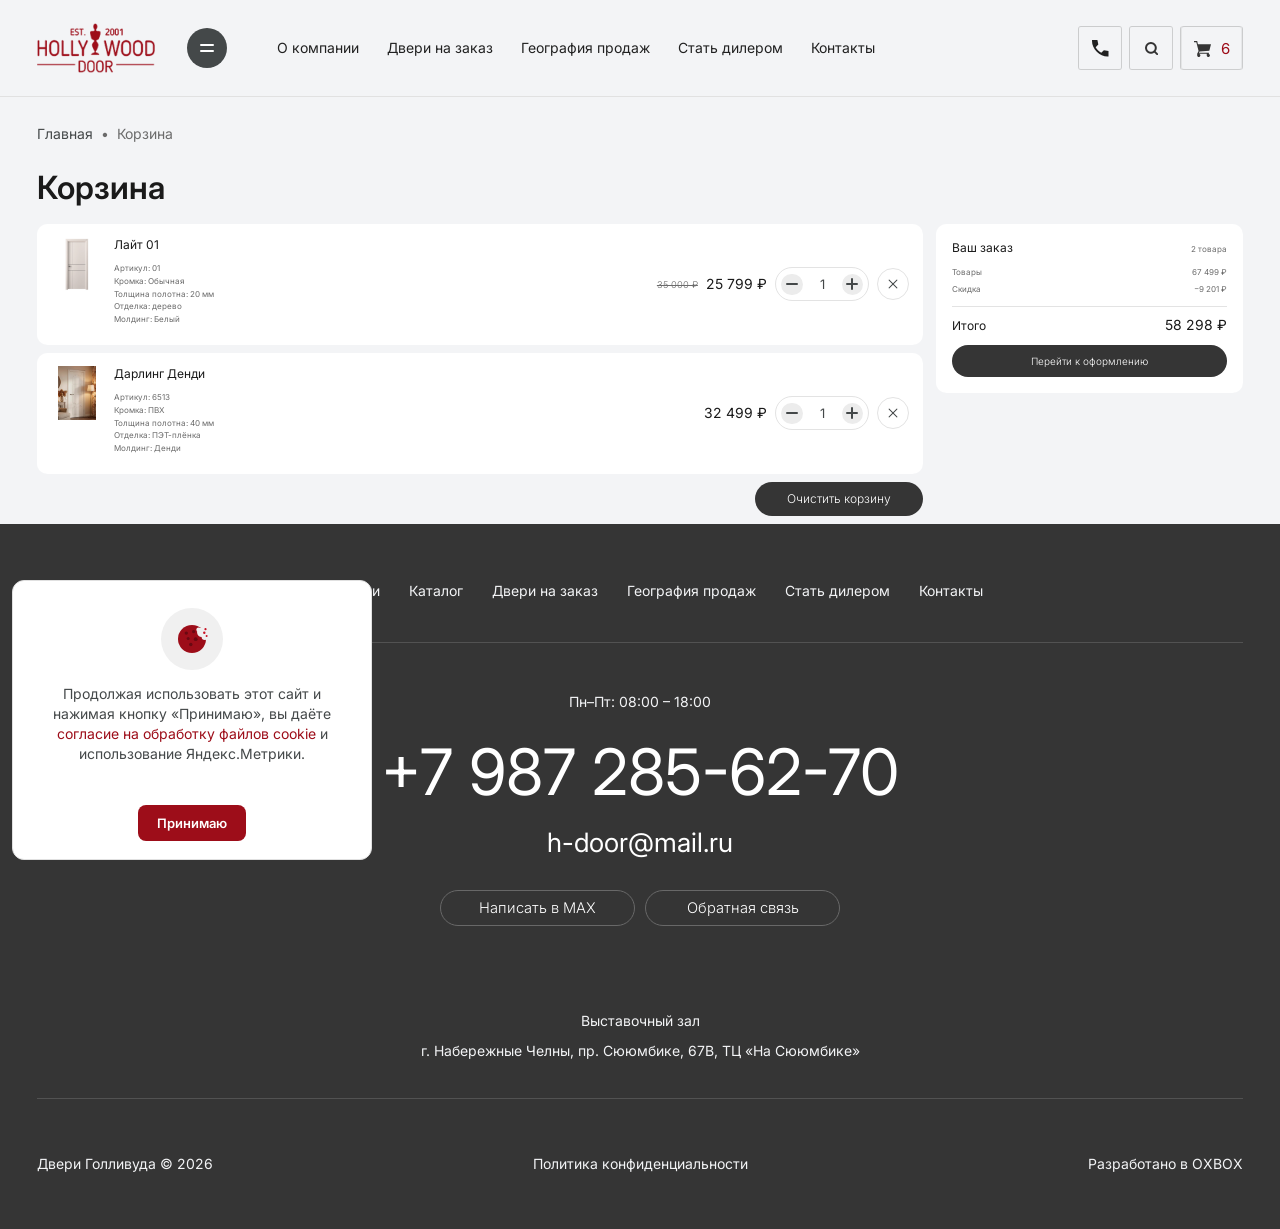
<file: basket.html>
﻿<!DOCTYPE html>
<html lang="ru">
  <head>
    <meta charset="utf-8" />
    <meta name="viewport" content="width=device-width, initial-scale=1" />
    <title>Корзина — Двери Голливуда</title>
    <link rel="preconnect" href="https://fonts.googleapis.com" />
    <link rel="preconnect" href="https://fonts.gstatic.com" crossorigin />
    <link
      href="https://fonts.googleapis.com/css2?family=Inter:wght@300;400;500;600;700&display=swap"
      rel="stylesheet"
    />
    <link rel="stylesheet" href="style.css?v=360" />
  </head>
  <body id="top" class="page-basket">
    <header class="site-header">
      <div class="container site-header__inner">
        <div class="site-header__cluster">
          <div class="site-header__start brand">
            <a href="index.html" class="logo" aria-label="Двери Голливуда на главную">
              <img class="logo__img" src="assets/Logo.webp" width="154" height="64" alt="Hollywood Door" />
            </a>
            <button type="button" id="catalogMegaOpen" class="nav__catalog-btn" aria-label="Открыть каталог дверей" aria-haspopup="true" aria-expanded="false" aria-controls="catalogMega">
              <svg class="nav__catalog-icon" viewBox="0 0 40 40" width="40" height="40" aria-hidden="true">
                <circle class="nav__catalog-icon__circle" cx="20" cy="20" r="20" />
                <rect class="nav__catalog-icon__line" x="13" y="16" width="14" height="2" rx="1" />
                <rect class="nav__catalog-icon__line" x="13" y="22" width="14" height="2" rx="1" />
              </svg>
            </button>
            <a class="nav__catalog-text" href="index.html#collections">Каталог дверей</a>
          </div>
          <nav class="site-header__nav nav" aria-label="Основное меню">
            <a class="nav__link" href="index.html#about">О компании</a>
            <a class="nav__link" href="index.html#custom">Двери на заказ</a>
            <a class="nav__link" href="index.html#geo">География продаж</a>
            <a class="nav__link" href="index.html#dealers">Стать дилером</a>
            <a class="nav__link" href="index.html#contacts">Контакты</a>
          </nav>
        </div>
        <div class="site-header__end header-tools">
          <div class="header-tools__contact">
            <span class="header-tools__max">MAX</span>
            <a class="header-tools__phone" href="tel:+79872856270" aria-label="+7 987 285 62 70">
              <span class="header-tool-block header-tool-block--phone">
                <img class="header-tool-block__frame" src="assets/RamkaLypi.webp" width="48" height="47" alt="" />
                <span class="header-tool-block__inner">
                  <svg class="header-tools__phone-svg" viewBox="0 0 17 17" width="17" height="17" fill="none" aria-hidden="true">
                    <path d="M0 0.9625C0 0.80972 0.00367016 0.6493 0.0110002 0.48125C0.0189402 0.31319 0.0305498 0.15278 0.0458298 0H5.40833L6.325 4.58333L3.66667 7.2417C4.36944 8.4028 5.20208 9.4686 6.1646 10.439C7.1271 11.4088 8.1583 12.2146 9.2583 12.8562L11.8938 10.2437L16.5 11.0917V16.4542C16.3472 16.4847 16.1868 16.5 16.0187 16.5H15.5375C13.5667 16.5 11.6456 16.0606 9.7744 15.1818C7.9026 14.3037 6.241 13.1426 4.78958 11.6985C3.33819 10.2551 2.17708 8.5977 1.30625 6.7265C0.43542 4.85467 0 2.93333 0 0.9625Z" fill="currentColor" />
                  </svg>
                </span>
              </span>
              <span class="header-tools__phone-text">+7 987 285 62 70</span>
            </a>
          </div>
          <button type="button" class="header-tools__search header-tools__icon" aria-label="Поиск">
            <span class="header-tool-block header-tool-block--search">
              <img class="header-tool-block__frame" src="assets/RamkaLypi.webp" width="48" height="47" alt="" />
              <span class="header-tool-block__inner"><img src="assets/Lypa.webp" width="13" height="13" alt="" /></span>
            </span>
          </button>
          <a class="header-tools__cart header-tools__cart--has-items" href="basket.html" aria-label="Корзина, 2 товара">
            <span class="header-tool-block header-tool-block--cart">
              <img class="header-tool-block__frame" src="assets/RamkaLypi.webp" width="48" height="47" alt="" />
              <span class="header-tool-block__inner header-tool-block__inner--cart">
                <svg class="header-tools__cart-svg" viewBox="0 0 16 16" width="17" height="17" aria-hidden="true">
                  <path fill="currentColor" d="M14 13.1v-1.1h-9.4l0.6-1.1 9.2-0.9 1.6-6h-12.3l-0.7-3h-3v1h2.2l2.1 8.4-1.3 2.6v1.5c0 0.8 0.7 1.5 1.5 1.5s1.5-0.7 1.5-1.5-0.7-1.5-1.5-1.5h7.5v1.5c0 0.8 0.7 1.5 1.5 1.5s1.5-0.7 1.5-1.5c0-0.7-0.4-1.2-1-1.4z" />
                </svg>
                <span class="header-tools__badge">2</span>
              </span>
            </span>
          </a>
          <button type="button" class="header-tools__menu" aria-label="Открыть меню">
            <span class="header-tool-block header-tool-block--menu">
              <img class="header-tool-block__frame" src="assets/RamkaLypi.webp" width="48" height="47" alt="" />
              <span class="header-tool-block__inner">
                <span class="header-tools__menu-bars" aria-hidden="true"></span>
              </span>
            </span>
          </button>
        </div>
      </div>
    </header>

    <div class="catalog-mega" id="catalogMega" hidden aria-hidden="true">
      <div class="catalog-mega__backdrop"></div>
      <div class="container catalog-mega__sheet-wrap">
        <div class="catalog-mega__sheet" role="dialog" aria-modal="true" aria-labelledby="catalogMegaTitle">
          <div class="catalog-mega__inner">
            <h2 id="catalogMegaTitle" class="visually-hidden">Каталог дверей</h2>
            <div class="catalog-mega__layout">
              <aside class="catalog-mega__sidebar" aria-label="Стили дверей">
                <ul class="catalog-mega__primary">
                  <li><a href="katalog-neoklassika.html" id="mega-parent-neo" data-mega-subpanel="mega-sub-neo" aria-controls="mega-sub-neo" aria-expanded="false">Неоклассика</a></li>
                  <li><a href="index.html#col-classic" id="mega-parent-classic" data-mega-subpanel="mega-sub-classic" aria-controls="mega-sub-classic" aria-expanded="false">Классика</a></li>
                  <li><a href="index.html#col-modern" id="mega-parent-modern" data-mega-subpanel="mega-sub-modern" aria-controls="mega-sub-modern" aria-expanded="false">Современный стиль</a></li>
                </ul>
              </aside>
              <div class="catalog-mega__main">
                <div class="catalog-mega__cols">
                  <div class="catalog-mega__sub-panel" id="mega-sub-neo" hidden>
                    <ul class="catalog-mega__sub">
                      <li><a href="kollektsiya-premera.html">Дарлинг Денди</a></li>
                      <li><a href="kollektsiya-premera.html">Сан Рейн</a></li>
                      <li><a href="kollektsiya-premera.html">Небо</a></li>
                      <li><a href="kollektsiya-premera.html">Тревел Полар Экспресс</a></li>
                      <li><a href="kollektsiya-premera.html">Вест Сайд</a></li>
                      <li><a href="kollektsiya-premera.html">Бродвей</a></li>
                      <li><a href="kollektsiya-premera.html">Голливуд</a></li>
                    </ul>
                  </div>
                  <div class="catalog-mega__sub-panel" id="mega-sub-classic" hidden>
                    <ul class="catalog-mega__sub">
                      <li><a href="index.html#col-classic">Монреаль</a></li>
                      <li><a href="index.html#col-classic">Версаль</a></li>
                      <li><a href="index.html#col-classic">Олимп</a></li>
                      <li><a href="index.html#col-classic">Рим</a></li>
                      <li><a href="index.html#col-classic">Вена</a></li>
                      <li><a href="index.html#col-classic">Прага</a></li>
                      <li><a href="index.html#col-classic">Лондон</a></li>
                    </ul>
                  </div>
                  <div class="catalog-mega__sub-panel" id="mega-sub-modern" hidden>
                    <ul class="catalog-mega__sub">
                      <li><a href="index.html#col-modern">Милан</a></li>
                      <li><a href="index.html#col-modern">Токио</a></li>
                      <li><a href="index.html#col-modern">Берлин</a></li>
                      <li><a href="index.html#col-modern">Париж</a></li>
                      <li><a href="index.html#col-modern">Нью-Йорк</a></li>
                      <li><a href="index.html#col-modern">Сидней</a></li>
                      <li><a href="index.html#col-modern">Дубай</a></li>
                    </ul>
                  </div>
                </div>
              </div>
            </div>
          </div>
        </div>
      </div>
    </div>

    <div class="mobile-menu" id="mobileMenu" aria-hidden="true" hidden>
      <div class="mobile-menu__backdrop"></div>
      <div class="mobile-menu__panel">
        <a href="index.html" class="mobile-menu__brand" aria-label="На главную">
          <img class="logo__img mobile-menu__logo" src="assets/Logo.webp" width="154" height="64" alt="Hollywood Door" />
        </a>
        <button type="button" class="mobile-menu__close" aria-label="Закрыть меню">&times;</button>
        <nav class="mobile-menu__links" aria-label="Мобильное меню">
          <a href="index.html">Главная</a>
          <a href="katalog-neoklassika.html">Каталог Неоклассика</a>
          <a href="kollektsiya-premera.html">Коллекция Примьера</a>
          <a href="tovar-layt-01.html">Карточка товара</a>
          <a href="basket.html">Корзина</a>
          <a href="404.html">404</a>
        </nav>
        <div class="mobile-menu__footer">
          <div class="mobile-menu__rule" aria-hidden="true"></div>
          <a class="mobile-menu__phone" href="tel:+79872856270">+7 987 285-62-70</a>
          <button type="button" class="mobile-menu__order" data-open-consult-modal>
            Заказать
          </button>
        </div>
      </div>
    </div>

    <main class="basket-page catalog-page">
      <section class="catalog-page__head">
        <div class="container">
          <nav class="catalog-page__breadcrumbs" aria-label="Хлебные крошки">
            <a href="index.html">Главная</a>
            <span class="catalog-page__breadcrumbs-muted" aria-hidden="true">•</span>
            <span class="catalog-page__breadcrumbs-muted">Корзина</span>
          </nav>
          <h1 class="catalog-page__title">Корзина</h1>
        </div>
      </section>

      <section class="basket-demo">
        <div class="container">
          <div class="basket-demo__wrapper">
            <div class="basket-demo__list-col">
              <div class="basket-demo__list">
                <article class="basket-item">
                  <div class="basket-item__img">
                    <a href="tovar-layt-01.html">
                      <img src="assets/Light3.webp" width="305" height="626" alt="Лайт 01" />
                    </a>
                  </div>
                  <div class="basket-item__info">
                    <p class="basket-item__name">Лайт 01</p>
                    <div class="basket-item__desc">
                      <p>Артикул: 01</p>
                      <p>Кромка: Обычная</p>
                      <p>Толщина полотна: 20&nbsp;мм</p>
                      <p>Отделка: дерево</p>
                      <p>Молдинг: Белый</p>
                    </div>
                  </div>
                  <div class="basket-item__controls">
                    <div class="basket-item__buy">
                      <div class="basket-item__prices">
                        <p class="basket-item__price-old">35&nbsp;000&nbsp;₽</p>
                        <p class="basket-item__price">25&nbsp;799&nbsp;₽</p>
                      </div>
                      <div class="basket-item__qty">
                        <button type="button" aria-label="Уменьшить количество">
                          <span class="qty__btn-text qty__btn-text--minus" aria-hidden="true"></span>
                        </button>
                        <input type="number" min="1" value="1" aria-label="Количество" />
                        <button type="button" aria-label="Увеличить количество">
                          <span class="qty__btn-text qty__btn-text--plus" aria-hidden="true"></span>
                        </button>
                      </div>
                    </div>
                    <button type="button" class="basket-item__remove" aria-label="Удалить товар"></button>
                  </div>
                </article>

                <article class="basket-item">
                  <div class="basket-item__img">
                    <a href="kollektsiya-premera.html">
                      <img src="assets/Dveri1.webp" width="492" height="762" alt="Дарлинг Денди" />
                    </a>
                  </div>
                  <div class="basket-item__info">
                    <p class="basket-item__name">Дарлинг Денди</p>
                    <div class="basket-item__desc">
                      <p>Артикул: 6513</p>
                      <p>Кромка: ПВХ</p>
                      <p>Толщина полотна: 40&nbsp;мм</p>
                      <p>Отделка: ПЭТ-плёнка</p>
                      <p>Молдинг: Денди</p>
                    </div>
                  </div>
                  <div class="basket-item__controls">
                    <div class="basket-item__buy">
                      <div class="basket-item__prices">
                        <p class="basket-item__price">32&nbsp;499&nbsp;₽</p>
                      </div>
                      <div class="basket-item__qty">
                        <button type="button" aria-label="Уменьшить количество">
                          <span class="qty__btn-text qty__btn-text--minus" aria-hidden="true"></span>
                        </button>
                        <input type="number" min="1" value="1" aria-label="Количество" />
                        <button type="button" aria-label="Увеличить количество">
                          <span class="qty__btn-text qty__btn-text--plus" aria-hidden="true"></span>
                        </button>
                      </div>
                    </div>
                    <button type="button" class="basket-item__remove" aria-label="Удалить товар"></button>
                  </div>
                </article>
              </div>
              <div class="basket-demo__list-actions">
                <button type="button" class="basket-demo__clear">Очистить корзину</button>
              </div>
            </div>

            <aside class="basket-demo__summary">
              <div class="basket-demo__head">
                <span class="basket-demo__head-title">Ваш заказ</span>
                <span class="basket-demo__head-count">2 товара</span>
              </div>
              <div class="basket-demo__breakdown">
                <div class="basket-demo__row">
                  <span>Товары</span>
                  <span>67&nbsp;499&nbsp;₽</span>
                </div>
                <div class="basket-demo__row">
                  <span>Скидка</span>
                  <span>−9&nbsp;201&nbsp;₽</span>
                </div>
              </div>
              <div class="basket-demo__total">
                <span>Итого</span>
                <span>58&nbsp;298&nbsp;₽</span>
              </div>
              <a href="order.html" class="basket-demo__checkout">Перейти к оформлению</a>
            </aside>
          </div>
        </div>
      </section>
    </main>

    <footer class="site-footer" id="contacts">
      <div class="container site-footer__inner">
        <div class="site-footer__bar">
          <a href="index.html" class="site-footer__brand" aria-label="На главную">
            <img class="logo__img site-footer__logo" src="assets/Logo.webp" width="154" height="64" alt="Hollywood Door" />
          </a>
          <a href="#top" class="site-footer__totop">Наверх</a>
        </div>
        <nav class="site-footer__nav" aria-label="Навигация в подвале">
          <a href="index.html#about">О компании</a>
          <a href="index.html#collections">Каталог</a>
          <a href="index.html#custom">Двери на заказ</a>
          <a href="index.html#geo">География продаж</a>
          <a href="index.html#dealers">Стать дилером</a>
          <a href="index.html#contacts">Контакты</a>
        </nav>
        <div class="site-footer__rule" aria-hidden="true"></div>
        <div class="site-footer__main">
          <p class="site-footer__hours">Пн–Пт: 08:00 – 18:00</p>
          <a class="site-footer__phone" href="tel:+79872856270">+7 987 285-62-70</a>
          <a class="site-footer__email" href="mailto:h-door@mail.ru">h-door@mail.ru</a>
          <div class="site-footer__actions">
            <a class="site-footer__btn" href="#" id="maxContactBtn">Написать в MAX</a>
            <button type="button" class="site-footer__btn" id="callbackBtn">Обратная связь</button>
          </div>
        </div>
        <div class="site-footer__rule" aria-hidden="true"></div>
        <div class="site-footer__hall">
          <p class="site-footer__hall-label">Выставочный зал</p>
          <p class="site-footer__address">г. Набережные Челны, пр. Сююмбике, 67В, ТЦ «На Сююмбике»</p>
        </div>
        <div class="site-footer__rule site-footer__rule--end" aria-hidden="true"></div>
        <nav class="site-footer__legal" aria-label="Документы и соглашения">
          <a href="PolitikaConfidencialnosti.html">Политика конфиденциальности</a>
          <a href="SoglasieNaObrabotky.html" class="site-footer__legal-extra">Согласие на обработку персональных данных</a>
          <a href="SoglasieCookie.html">Согласие на обработку cookie</a>
          <a href="PublichnayaAferta.html" class="site-footer__legal-extra">Публичная оферта</a>
          <a href="Ysloviya.html" class="site-footer__legal-extra">Условия</a>
        </nav>

        <div class="site-footer__rule site-footer__rule--meta-mobile" aria-hidden="true"></div>

        <div class="site-footer__bottom">
          <span class="site-footer__copy">Двери Голливуда © 2026</span>
          <a class="site-footer__bottom-link site-footer__bottom-link--dup" href="PolitikaConfidencialnosti.html">Политика конфиденциальности</a>
          <a class="site-footer__bottom-link site-footer__bottom-link--credit" href="https://oxbox.ru/" target="_blank" rel="noopener noreferrer">Разработано в OXBOX</a>
        </div>
      </div>
    </footer>

    <div class="consult-modal" id="consultModal" aria-hidden="true">
      <div class="consult-modal__backdrop"></div>
      <div class="consult-modal__dialog" role="dialog" aria-labelledby="consultModalTitle">
        <button type="button" class="consult-modal__close" aria-label="Закрыть">&times;</button>
        <h3 class="consult-modal__title" id="consultModalTitle">Заявка на консультацию</h3>
        <form class="consult-modal__form" id="consultModalForm">
          <div class="consult-modal__field">
            <label class="consult-modal__label">
              <input type="text" name="name" placeholder=" " autocomplete="name" inputmode="text" aria-label="Ваше имя" />
              <span class="consult-modal__label-text">Ваше имя</span>
            </label>
          </div>
          <div class="consult-modal__field">
            <label class="consult-modal__label">
              <input type="tel" name="phone" placeholder=" " autocomplete="tel" />
              <span class="consult-modal__label-text">Номер телефона</span>
            </label>
          </div>
          <label class="consult-modal__checkbox">
            <input type="checkbox" />
            <a href="SoglasieNaObrabotky.html">Соглашаюсь с обработкой персональных данных</a>
          </label>
          <button type="submit" class="consult-modal__submit">Перезвоните мне</button>
          <p class="consult-modal__note">
            Отправляя заявку, вы принимаете условия <a href="PublichnayaAferta.html">публичной оферты</a> и подтверждаете согласие с
            <a href="PolitikaConfidencialnosti.html">политикой обработки персональных данных</a>.
          </p>
        </form>
      </div>
    </div>

    <div class="cookie-banner" id="cookieBanner" role="region" aria-label="Уведомление о cookie" hidden>
      <span class="cookie-banner__icon" aria-hidden="true">
        <svg width="48" height="48" viewBox="0 0 40 40" fill="none" xmlns="http://www.w3.org/2000/svg">
          <defs>
            <mask id="cookieBiteMaskBasket">
              <rect width="40" height="40" fill="#ffffff" />
              <circle cx="29.7" cy="13.4" r="4.6" fill="#000000" />
              <circle cx="32.9" cy="17.8" r="3.3" fill="#000000" />
              <circle cx="26.7" cy="10.8" r="2.4" fill="#000000" />
            </mask>
          </defs>
          <circle cx="20" cy="20" r="14" fill="#9d0d19" mask="url(#cookieBiteMaskBasket)" />
          <circle cx="14.3" cy="14.1" r="1.7" fill="#9d0d19" />
          <circle cx="21.6" cy="12.6" r="1.6" fill="#9d0d19" />
          <circle cx="16.2" cy="19.4" r="1.5" fill="#9d0d19" />
          <circle cx="23.7" cy="20.2" r="1.9" fill="#9d0d19" />
          <circle cx="18.8" cy="25.5" r="1.7" fill="#9d0d19" />
          <circle cx="32.3" cy="13.7" r="1.2" fill="#9d0d19" />
          <circle cx="34.6" cy="17.1" r="1" fill="#9d0d19" />
          <circle cx="33.5" cy="10.2" r="1.1" fill="#9d0d19" />
        </svg>
      </span>
      <p class="cookie-banner__text">
        Продолжая использовать этот сайт и нажимая кнопку «Принимаю», вы даёте
        <a href="SoglasieCookie.html" class="cookie-banner__link">согласие на обработку файлов cookie</a>
        и использование Яндекс.Метрики.
      </p>
      <button type="button" class="cookie-banner__btn" id="cookieBannerAccept">Принимаю</button>
    </div>

    <script src="main.js?v=37" defer></script>
  </body>
</html>
</file>
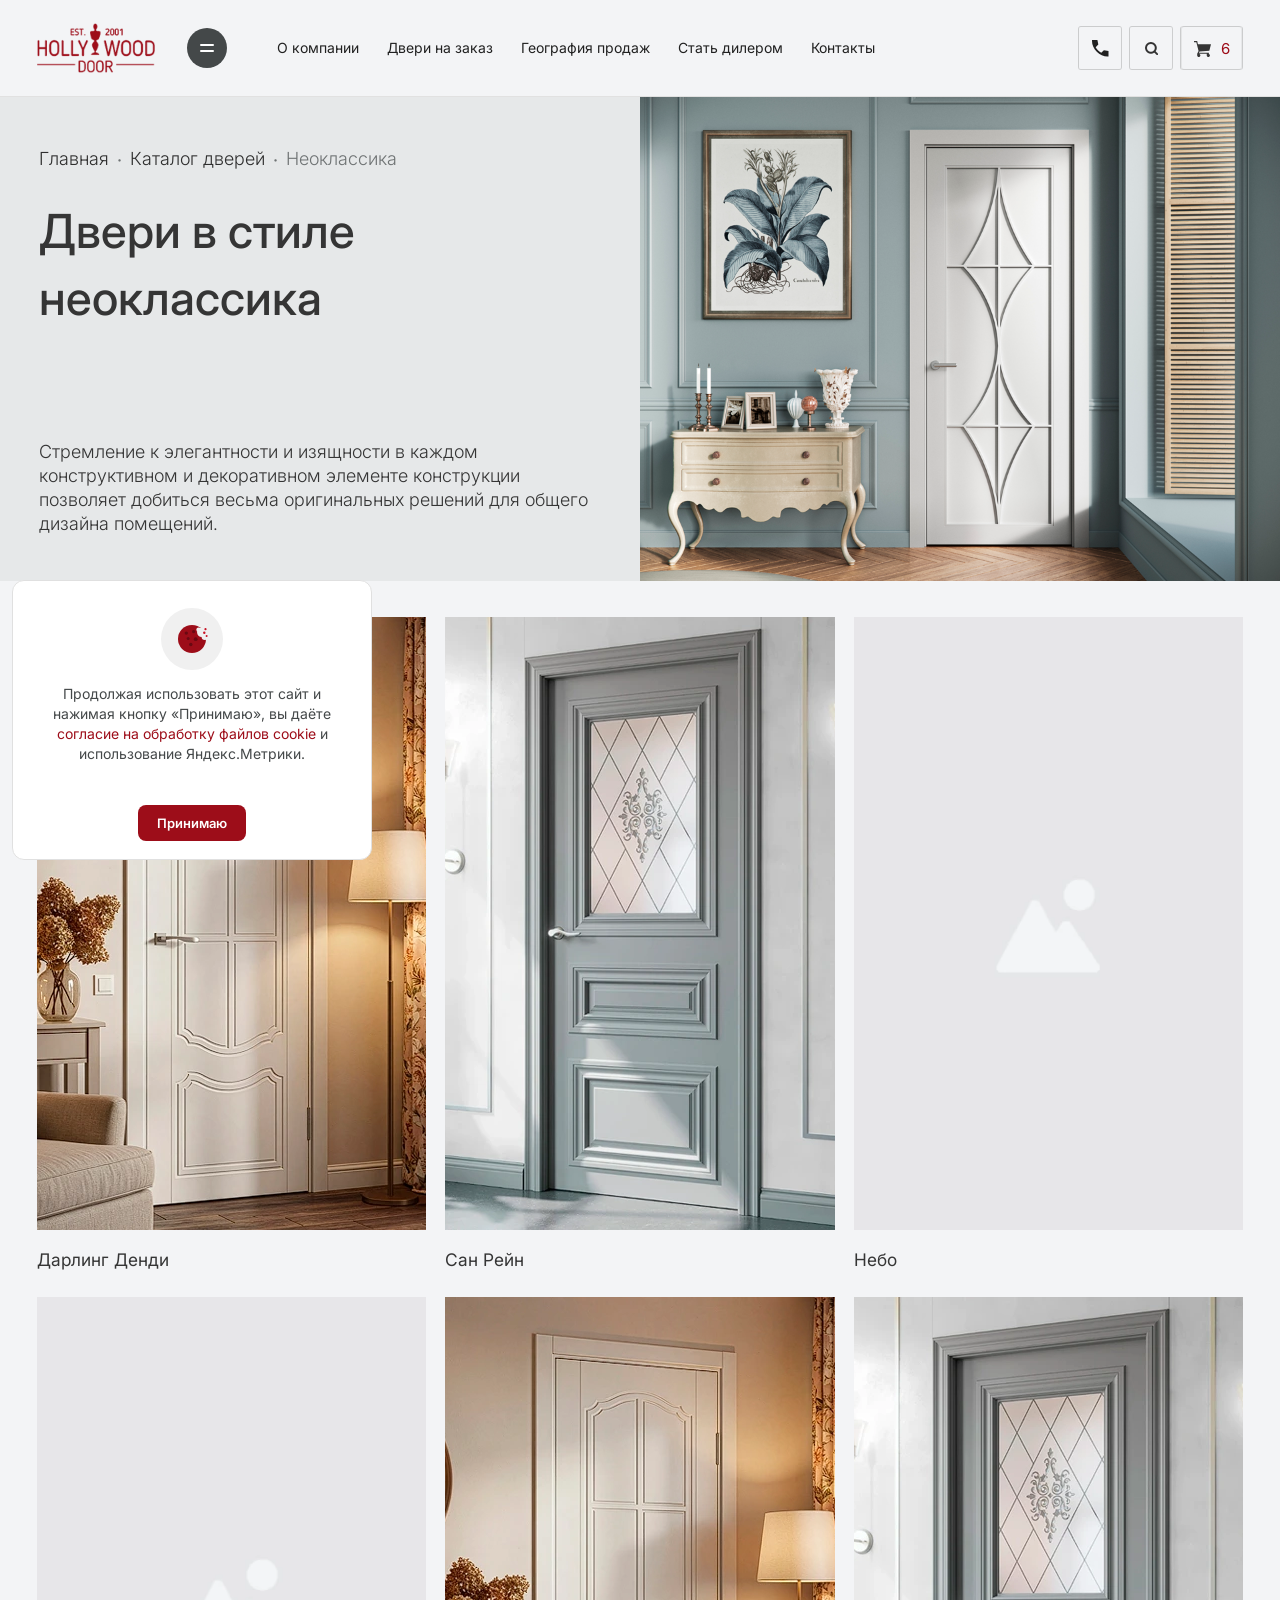
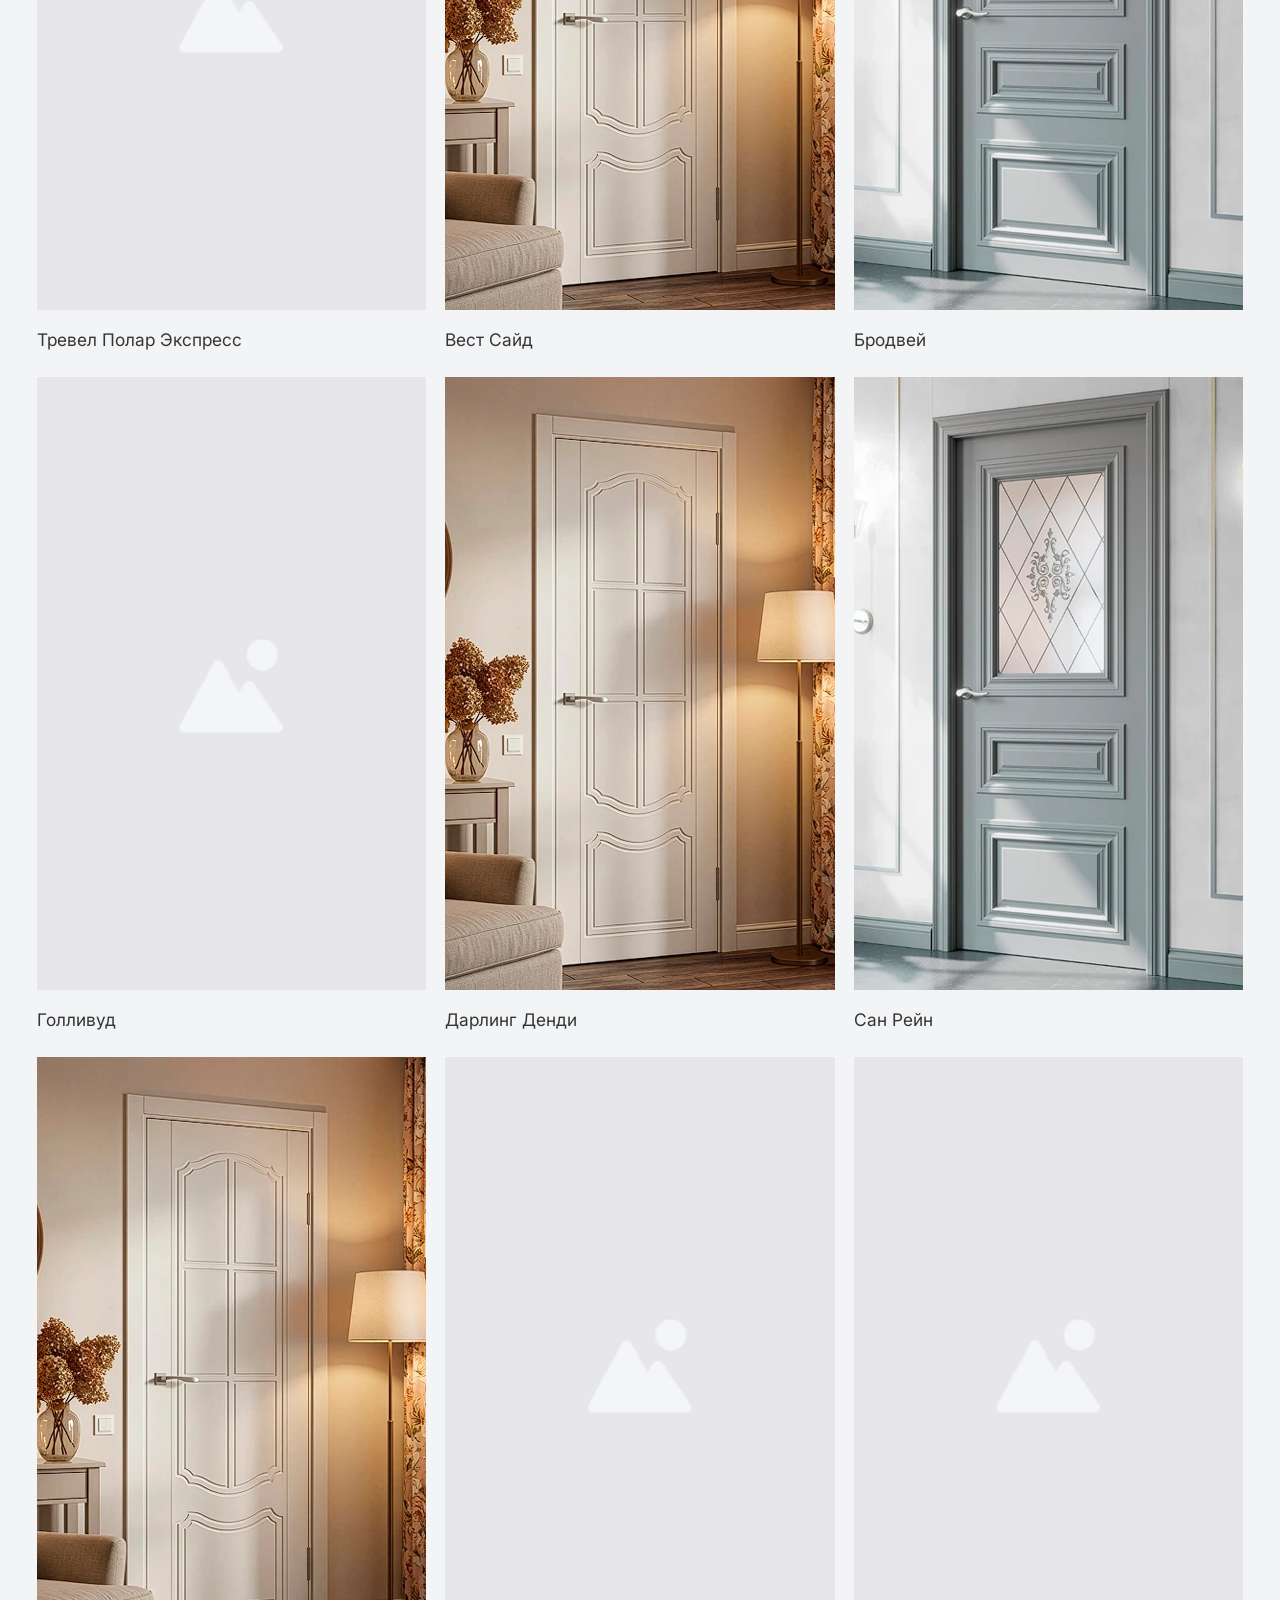
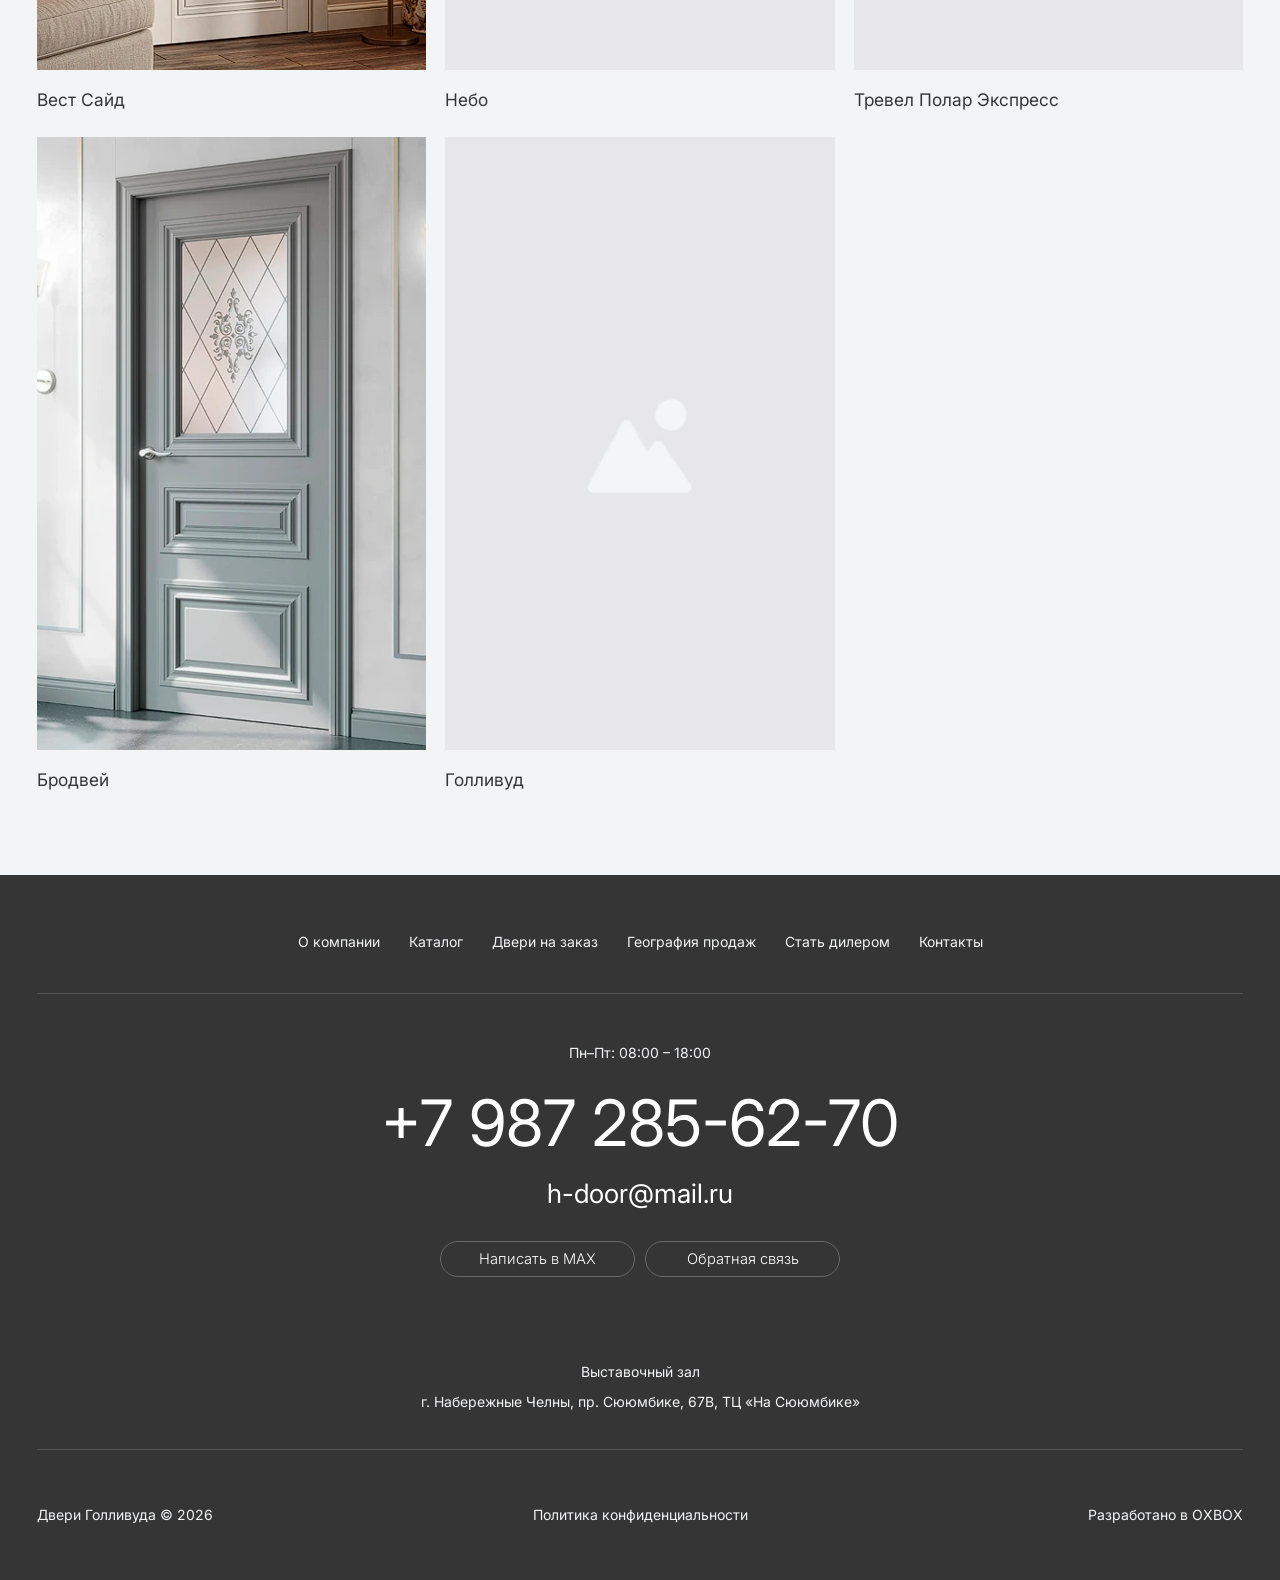
<file: katalog-neoklassika.html>
﻿<!DOCTYPE html>
<html lang="ru">
  <head>
    <meta charset="utf-8" />
    <meta name="viewport" content="width=device-width, initial-scale=1" />
    <title>Неоклассика — каталог дверей | Двери Голливуда</title>
    <link rel="preconnect" href="https://fonts.googleapis.com" />
    <link rel="preconnect" href="https://fonts.gstatic.com" crossorigin />
    <link
      href="https://fonts.googleapis.com/css2?family=Inter:wght@300;400;500;600;700&display=swap"
      rel="stylesheet"
    />
    <link rel="stylesheet" href="style.css?v=380" />
  </head>
  <body id="top" class="page-catalog">
    <header class="site-header">
      <div class="container site-header__inner">
        <div class="site-header__cluster">
          <div class="site-header__start brand">
            <a href="index.html" class="logo" aria-label="Двери Голливуда на главную">
              <img class="logo__img" src="assets/Logo.webp" width="154" height="64" alt="Hollywood Door" />
            </a>
            <button type="button" id="catalogMegaOpen" class="nav__catalog-btn" aria-label="Открыть каталог дверей" aria-haspopup="true" aria-expanded="false" aria-controls="catalogMega">
              <svg class="nav__catalog-icon" viewBox="0 0 40 40" width="40" height="40" aria-hidden="true">
                <circle class="nav__catalog-icon__circle" cx="20" cy="20" r="20" />
                <rect class="nav__catalog-icon__line" x="13" y="16" width="14" height="2" rx="1" />
                <rect class="nav__catalog-icon__line" x="13" y="22" width="14" height="2" rx="1" />
              </svg>
            </button>
            <a class="nav__catalog-text" href="index.html#collections">Каталог дверей</a>
          </div>
          <nav class="site-header__nav nav" aria-label="Основное меню">
            <a class="nav__link" href="index.html#about">О компании</a>
            <a class="nav__link" href="index.html#custom">Двери на заказ</a>
            <a class="nav__link" href="index.html#geo">География продаж</a>
            <a class="nav__link" href="index.html#dealers">Стать дилером</a>
            <a class="nav__link" href="index.html#contacts">Контакты</a>
          </nav>
        </div>
        <div class="site-header__end header-tools">
          <div class="header-tools__contact">
            <span class="header-tools__max">MAX</span>
            <a class="header-tools__phone" href="tel:+79872856270" aria-label="+7 987 285 62 70">
              <span class="header-tool-block header-tool-block--phone">
                <img class="header-tool-block__frame" src="assets/RamkaLypi.webp" width="48" height="47" alt="" />
                <span class="header-tool-block__inner">
                  <svg class="header-tools__phone-svg" viewBox="0 0 17 17" width="17" height="17" fill="none" aria-hidden="true">
                    <path d="M0 0.9625C0 0.80972 0.00367016 0.6493 0.0110002 0.48125C0.0189402 0.31319 0.0305498 0.15278 0.0458298 0H5.40833L6.325 4.58333L3.66667 7.2417C4.36944 8.4028 5.20208 9.4686 6.1646 10.439C7.1271 11.4088 8.1583 12.2146 9.2583 12.8562L11.8938 10.2437L16.5 11.0917V16.4542C16.3472 16.4847 16.1868 16.5 16.0187 16.5H15.5375C13.5667 16.5 11.6456 16.0606 9.7744 15.1818C7.9026 14.3037 6.241 13.1426 4.78958 11.6985C3.33819 10.2551 2.17708 8.5977 1.30625 6.7265C0.43542 4.85467 0 2.93333 0 0.9625Z" fill="currentColor" />
                  </svg>
                </span>
              </span>
              <span class="header-tools__phone-text">+7 987 285 62 70</span>
            </a>
          </div>
          <button type="button" class="header-tools__search header-tools__icon" aria-label="Поиск">
            <span class="header-tool-block header-tool-block--search">
              <img class="header-tool-block__frame" src="assets/RamkaLypi.webp" width="48" height="47" alt="" />
              <span class="header-tool-block__inner"><img src="assets/Lypa.webp" width="13" height="13" alt="" /></span>
            </span>
          </button>
          <a class="header-tools__cart" href="basket.html" aria-label="Корзина">
            <span class="header-tool-block header-tool-block--cart">
              <img class="header-tool-block__frame" src="assets/RamkaLypi.webp" width="48" height="47" alt="" />
              <span class="header-tool-block__inner header-tool-block__inner--cart">
                <svg class="header-tools__cart-svg" viewBox="0 0 16 16" width="17" height="17" aria-hidden="true">
                  <path fill="currentColor" d="M14 13.1v-1.1h-9.4l0.6-1.1 9.2-0.9 1.6-6h-12.3l-0.7-3h-3v1h2.2l2.1 8.4-1.3 2.6v1.5c0 0.8 0.7 1.5 1.5 1.5s1.5-0.7 1.5-1.5-0.7-1.5-1.5-1.5h7.5v1.5c0 0.8 0.7 1.5 1.5 1.5s1.5-0.7 1.5-1.5c0-0.7-0.4-1.2-1-1.4z" />
                </svg>
                <span class="header-tools__badge" hidden>6</span>
              </span>
            </span>
          </a>
          <button type="button" class="header-tools__menu" aria-label="Открыть меню">
            <span class="header-tool-block header-tool-block--menu">
              <img class="header-tool-block__frame" src="assets/RamkaLypi.webp" width="48" height="47" alt="" />
              <span class="header-tool-block__inner">
                <span class="header-tools__menu-bars" aria-hidden="true"></span>
              </span>
            </span>
          </button>
        </div>
      </div>
    </header>

    <div class="catalog-mega" id="catalogMega" hidden aria-hidden="true">
      <div class="catalog-mega__backdrop"></div>
      <div class="container catalog-mega__sheet-wrap">
        <div class="catalog-mega__sheet" role="dialog" aria-modal="true" aria-labelledby="catalogMegaTitle">
          <div class="catalog-mega__inner">
            <h2 id="catalogMegaTitle" class="visually-hidden">Каталог дверей</h2>
            <div class="catalog-mega__layout">
              <aside class="catalog-mega__sidebar" aria-label="Стили дверей">
                <ul class="catalog-mega__primary">
                  <li><a href="katalog-neoklassika.html" id="mega-parent-neo" data-mega-subpanel="mega-sub-neo" aria-controls="mega-sub-neo" aria-expanded="false">Неоклассика</a></li>
                  <li><a href="index.html#col-classic" id="mega-parent-classic" data-mega-subpanel="mega-sub-classic" aria-controls="mega-sub-classic" aria-expanded="false">Классика</a></li>
                  <li><a href="index.html#col-modern" id="mega-parent-modern" data-mega-subpanel="mega-sub-modern" aria-controls="mega-sub-modern" aria-expanded="false">Современный стиль</a></li>
                </ul>
              </aside>
              <div class="catalog-mega__main">
                <div class="catalog-mega__cols">
                  <div class="catalog-mega__sub-panel" id="mega-sub-neo" hidden>
                    <ul class="catalog-mega__sub">
                      <li><a href="kollektsiya-premera.html">Дарлинг Денди</a></li>
                      <li><a href="kollektsiya-premera.html">Сан Рейн</a></li>
                      <li><a href="kollektsiya-premera.html">Небо</a></li>
                      <li><a href="kollektsiya-premera.html">Тревел Полар Экспресс</a></li>
                      <li><a href="kollektsiya-premera.html">Вест Сайд</a></li>
                      <li><a href="kollektsiya-premera.html">Бродвей</a></li>
                      <li><a href="kollektsiya-premera.html">Голливуд</a></li>
                    </ul>
                  </div>
                  <div class="catalog-mega__sub-panel" id="mega-sub-classic" hidden>
                    <ul class="catalog-mega__sub">
                      <li><a href="index.html#col-classic">Монреаль</a></li>
                      <li><a href="index.html#col-classic">Версаль</a></li>
                      <li><a href="index.html#col-classic">Олимп</a></li>
                      <li><a href="index.html#col-classic">Рим</a></li>
                      <li><a href="index.html#col-classic">Вена</a></li>
                      <li><a href="index.html#col-classic">Прага</a></li>
                      <li><a href="index.html#col-classic">Лондон</a></li>
                    </ul>
                  </div>
                  <div class="catalog-mega__sub-panel" id="mega-sub-modern" hidden>
                    <ul class="catalog-mega__sub">
                      <li><a href="index.html#col-modern">Милан</a></li>
                      <li><a href="index.html#col-modern">Токио</a></li>
                      <li><a href="index.html#col-modern">Берлин</a></li>
                      <li><a href="index.html#col-modern">Париж</a></li>
                      <li><a href="index.html#col-modern">Нью-Йорк</a></li>
                      <li><a href="index.html#col-modern">Сидней</a></li>
                      <li><a href="index.html#col-modern">Дубай</a></li>
                    </ul>
                  </div>
                </div>
              </div>
            </div>
          </div>
        </div>
      </div>
    </div>

    <div class="mobile-menu" id="mobileMenu" aria-hidden="true" hidden>
      <div class="mobile-menu__backdrop"></div>
            <div class="mobile-menu__panel">
        <a href="index.html" class="mobile-menu__brand" aria-label="На главную">
          <img class="logo__img mobile-menu__logo" src="assets/Logo.webp" width="154" height="64" alt="Hollywood Door" />
        </a>
        <button type="button" class="mobile-menu__close" aria-label="Закрыть меню">&times;</button>
        <nav class="mobile-menu__links" aria-label="Мобильное меню">
          <a href="index.html">Главная</a>
          <a href="katalog-neoklassika.html">Каталог Неоклассика</a>
          <a href="kollektsiya-premera.html">Коллекция Примьера</a>
          <a href="tovar-layt-01.html">Карточка товара</a>
          <a href="404.html">404</a>
        </nav>
        <div class="mobile-menu__footer">
          <div class="mobile-menu__rule" aria-hidden="true"></div>
          <a class="mobile-menu__phone" href="tel:+79872856270">+7 987 285-62-70</a>
          <button type="button" class="mobile-menu__order" data-open-consult-modal>
            Заказать
          </button>
        </div>
      </div>
    </div>

    <main class="door-catalog-page">
      <div class="door-catalog-intro">
        <div class="door-catalog-intro__crumb">
          <nav class="door-catalog__breadcrumbs" aria-label="Хлебные крошки">
            <a href="index.html">Главная</a>
            <span class="door-catalog__breadcrumbs-sep" aria-hidden="true">•</span>
            <a href="index.html#collections">Каталог дверей</a>
            <span class="door-catalog__breadcrumbs-sep" aria-hidden="true">•</span>
            <span class="door-catalog__breadcrumbs-current">Неоклассика</span>
          </nav>
          <p class="door-catalog-intro__heading">Двери в стиле неоклассика</p>
          <p class="door-catalog-intro__desc">
            <span class="door-catalog-intro__desc-line">Стремление к элегантности и изящности в каждом конструктивном и декоративном элементе конструкции позволяет добиться весьма оригинальных решений для общего дизайна помещений.</span>
          </p>
        </div>
        <div class="door-catalog-intro__visual">
          <img src="assets/Neoclass.webp" width="960" height="726" alt="Коллекция Неоклассика" />
        </div>
      </div>

      <section class="door-catalog-listing" aria-label="Каталог: Неоклассика">
        <div class="container">
          <ul class="door-catalog-grid" id="doorCatalogGrid">
          <li class="door-catalog-grid__item">
            <a class="door-card door-card--link" href="kollektsiya-premera.html">
              <div class="door-card__img"><img src="assets/Dveri1.webp" width="492" height="762" alt="Дарлинг Денди" loading="lazy" /></div>
              <h2 class="door-card__name">Дарлинг Денди</h2>
            </a>
          </li>
          <li class="door-catalog-grid__item">
            <a class="door-card door-card--link" href="kollektsiya-premera.html">
              <div class="door-card__img"><img src="assets/Dveri2.webp" width="492" height="762" alt="Сан Рейн" loading="lazy" /></div>
              <h2 class="door-card__name">Сан Рейн</h2>
            </a>
          </li>
          <li class="door-catalog-grid__item">
            <a class="door-card door-card--link" href="kollektsiya-premera.html">
              <div class="door-card__img door-card__img--placeholder"></div>
              <h2 class="door-card__name">Небо</h2>
            </a>
          </li>
          <li class="door-catalog-grid__item">
            <a class="door-card door-card--link" href="kollektsiya-premera.html">
              <div class="door-card__img door-card__img--placeholder"></div>
              <h2 class="door-card__name">Тревел Полар Экспресс</h2>
            </a>
          </li>
          <li class="door-catalog-grid__item">
            <a class="door-card door-card--link" href="kollektsiya-premera.html">
              <div class="door-card__img"><img src="assets/Dveri1.webp" width="492" height="762" alt="Вест Сайд" loading="lazy" /></div>
              <h2 class="door-card__name">Вест Сайд</h2>
            </a>
          </li>
          <li class="door-catalog-grid__item">
            <a class="door-card door-card--link" href="kollektsiya-premera.html">
              <div class="door-card__img"><img src="assets/Dveri2.webp" width="492" height="762" alt="Бродвей" loading="lazy" /></div>
              <h2 class="door-card__name">Бродвей</h2>
            </a>
          </li>
          <li class="door-catalog-grid__item">
            <a class="door-card door-card--link" href="kollektsiya-premera.html">
              <div class="door-card__img door-card__img--placeholder"></div>
              <h2 class="door-card__name">Голливуд</h2>
            </a>
          </li>
          <li class="door-catalog-grid__item">
            <a class="door-card door-card--link" href="kollektsiya-premera.html">
              <div class="door-card__img"><img src="assets/Dveri1.webp" width="492" height="762" alt="Дарлинг Денди" loading="lazy" /></div>
              <h2 class="door-card__name">Дарлинг Денди</h2>
            </a>
          </li>
          <li class="door-catalog-grid__item">
            <a class="door-card door-card--link" href="kollektsiya-premera.html">
              <div class="door-card__img"><img src="assets/Dveri2.webp" width="492" height="762" alt="Сан Рейн" loading="lazy" /></div>
              <h2 class="door-card__name">Сан Рейн</h2>
            </a>
          </li>
          <li class="door-catalog-grid__item">
            <a class="door-card door-card--link" href="kollektsiya-premera.html">
              <div class="door-card__img"><img src="assets/Dveri1.webp" width="492" height="762" alt="Вест Сайд" loading="lazy" /></div>
              <h2 class="door-card__name">Вест Сайд</h2>
            </a>
          </li>
          <li class="door-catalog-grid__item">
            <a class="door-card door-card--link" href="kollektsiya-premera.html">
              <div class="door-card__img door-card__img--placeholder"></div>
              <h2 class="door-card__name">Небо</h2>
            </a>
          </li>
          <li class="door-catalog-grid__item">
            <a class="door-card door-card--link" href="kollektsiya-premera.html">
              <div class="door-card__img door-card__img--placeholder"></div>
              <h2 class="door-card__name">Тревел Полар Экспресс</h2>
            </a>
          </li>
          <li class="door-catalog-grid__item">
            <a class="door-card door-card--link" href="kollektsiya-premera.html">
              <div class="door-card__img"><img src="assets/Dveri2.webp" width="492" height="762" alt="Бродвей" loading="lazy" /></div>
              <h2 class="door-card__name">Бродвей</h2>
            </a>
          </li>
          <li class="door-catalog-grid__item">
            <a class="door-card door-card--link" href="kollektsiya-premera.html">
              <div class="door-card__img door-card__img--placeholder"></div>
              <h2 class="door-card__name">Голливуд</h2>
            </a>
          </li>
          </ul>
        </div>
      </section>
    </main>

    <footer class="site-footer" id="contacts">
      <div class="container site-footer__inner">
        <div class="site-footer__bar">
          <a href="index.html" class="site-footer__brand" aria-label="На главную">
            <img class="logo__img site-footer__logo" src="assets/Logo.webp" width="154" height="64" alt="Hollywood Door" />
          </a>
          <a href="#top" class="site-footer__totop">Наверх</a>
        </div>
        <nav class="site-footer__nav" aria-label="Навигация в подвале">
          <a href="index.html#about">О компании</a>
          <a href="index.html#collections">Каталог</a>
          <a href="index.html#custom">Двери на заказ</a>
          <a href="index.html#geo">География продаж</a>
          <a href="index.html#dealers">Стать дилером</a>
          <a href="index.html#contacts">Контакты</a>
        </nav>
        <div class="site-footer__rule" aria-hidden="true"></div>
        <div class="site-footer__main">
          <p class="site-footer__hours">Пн–Пт: 08:00 – 18:00</p>
          <a class="site-footer__phone" href="tel:+79872856270">+7 987 285-62-70</a>
          <a class="site-footer__email" href="mailto:h-door@mail.ru">h-door@mail.ru</a>
          <div class="site-footer__actions">
            <a class="site-footer__btn" href="#" id="maxContactBtn">Написать в MAX</a>
            <button type="button" class="site-footer__btn" id="callbackBtn">Обратная связь</button>
          </div>
        </div>
        <div class="site-footer__rule" aria-hidden="true"></div>
        <div class="site-footer__hall">
          <p class="site-footer__hall-label">Выставочный зал</p>
          <p class="site-footer__address">г. Набережные Челны, пр. Сююмбике, 67В, ТЦ «На Сююмбике»</p>
        </div>
        <div class="site-footer__rule site-footer__rule--end" aria-hidden="true"></div>
        <nav class="site-footer__legal" aria-label="Документы и соглашения">
          <a href="PolitikaConfidencialnosti.html">Политика конфиденциальности</a>
          <a href="SoglasieNaObrabotky.html" class="site-footer__legal-extra">Согласие на обработку персональных данных</a>
          <a href="SoglasieCookie.html">Согласие на обработку cookie</a>
          <a href="PublichnayaAferta.html" class="site-footer__legal-extra">Публичная оферта</a>
                    <a href="Ysloviya.html" class="site-footer__legal-extra">Условия</a>
        </nav>

        <div class="site-footer__rule site-footer__rule--meta-mobile" aria-hidden="true"></div>

        <div class="site-footer__bottom">
          <span class="site-footer__copy">Двери Голливуда © 2026</span>
          <a class="site-footer__bottom-link site-footer__bottom-link--dup" href="PolitikaConfidencialnosti.html">Политика конфиденциальности</a>
          <a class="site-footer__bottom-link site-footer__bottom-link--credit" href="https://oxbox.ru/" target="_blank" rel="noopener noreferrer">Разработано в OXBOX</a>
        </div>
      </div>
    </footer>

    <div class="consult-modal" id="consultModal" aria-hidden="true">
      <div class="consult-modal__backdrop"></div>
      <div class="consult-modal__dialog" role="dialog" aria-labelledby="consultModalTitle">
        <button type="button" class="consult-modal__close" aria-label="Закрыть">&times;</button>
        <h3 class="consult-modal__title" id="consultModalTitle">Заявка на консультацию</h3>
        <form class="consult-modal__form" id="consultModalForm">
          <div class="consult-modal__field">
            <label class="consult-modal__label">
              <input type="text" name="name" placeholder=" " autocomplete="name" inputmode="text" aria-label="Ваше имя" />
              <span class="consult-modal__label-text">Ваше имя</span>
            </label>
          </div>
          <div class="consult-modal__field">
            <label class="consult-modal__label">
              <input type="tel" name="phone" placeholder=" " autocomplete="tel" />
              <span class="consult-modal__label-text">Номер телефона</span>
            </label>
          </div>
          <label class="consult-modal__checkbox">
            <input type="checkbox" />
            <a href="SoglasieNaObrabotky.html">Соглашаюсь с обработкой персональных данных</a>
          </label>
          <button type="submit" class="consult-modal__submit">Перезвоните мне</button>
          <p class="consult-modal__note">
            Отправляя заявку, вы принимаете условия <a href="PublichnayaAferta.html">публичной оферты</a> и подтверждаете согласие с
            <a href="PolitikaConfidencialnosti.html">политикой обработки персональных данных</a>.
          </p>
        </form>
      </div>
    </div>

    <div class="cookie-banner" id="cookieBanner" role="region" aria-label="Уведомление о cookie" hidden>
      <span class="cookie-banner__icon" aria-hidden="true">
        <svg width="48" height="48" viewBox="0 0 40 40" fill="none" xmlns="http://www.w3.org/2000/svg">
          <defs>
            <mask id="cookieBiteMaskNeo">
              <rect width="40" height="40" fill="#ffffff" />
              <circle cx="29.7" cy="13.4" r="4.6" fill="#000000" />
              <circle cx="32.9" cy="17.8" r="3.3" fill="#000000" />
              <circle cx="26.7" cy="10.8" r="2.4" fill="#000000" />
            </mask>
          </defs>
          <circle cx="20" cy="20" r="14" fill="#9d0d19" mask="url(#cookieBiteMaskNeo)" />
          <circle cx="14.3" cy="14.1" r="1.7" fill="#9d0d19" />
          <circle cx="21.6" cy="12.6" r="1.6" fill="#9d0d19" />
          <circle cx="16.2" cy="19.4" r="1.5" fill="#9d0d19" />
          <circle cx="23.7" cy="20.2" r="1.9" fill="#9d0d19" />
          <circle cx="18.8" cy="25.5" r="1.7" fill="#9d0d19" />
          <circle cx="32.3" cy="13.7" r="1.2" fill="#9d0d19" />
          <circle cx="34.6" cy="17.1" r="1" fill="#9d0d19" />
          <circle cx="33.5" cy="10.2" r="1.1" fill="#9d0d19" />
        </svg>
      </span>
      <p class="cookie-banner__text">
        Продолжая использовать этот сайт и нажимая кнопку «Принимаю», вы даёте
        <a href="SoglasieCookie.html" class="cookie-banner__link">согласие на обработку файлов cookie</a>
        и использование Яндекс.Метрики.
      </p>
      <button type="button" class="cookie-banner__btn" id="cookieBannerAccept">Принимаю</button>
    </div>

    <script src="main.js?v=28" defer></script>
  </body>
</html>
</file>
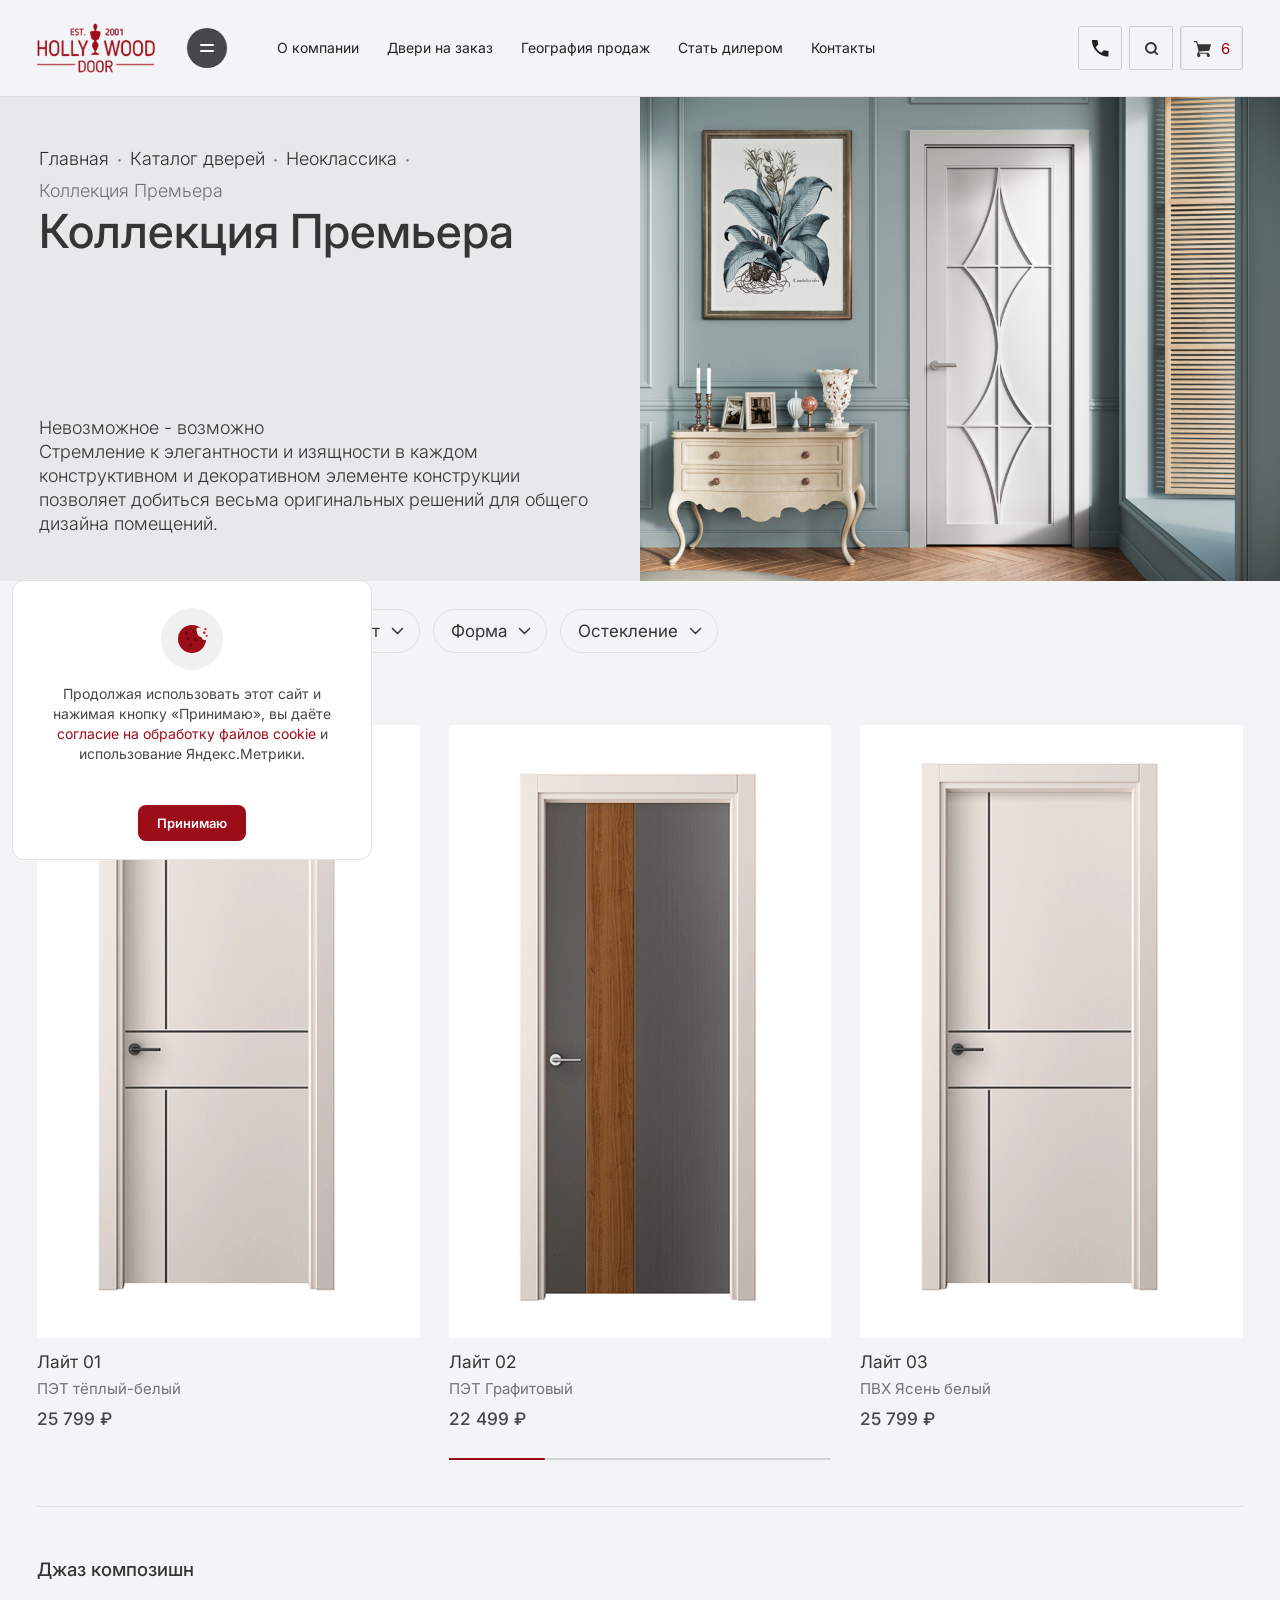
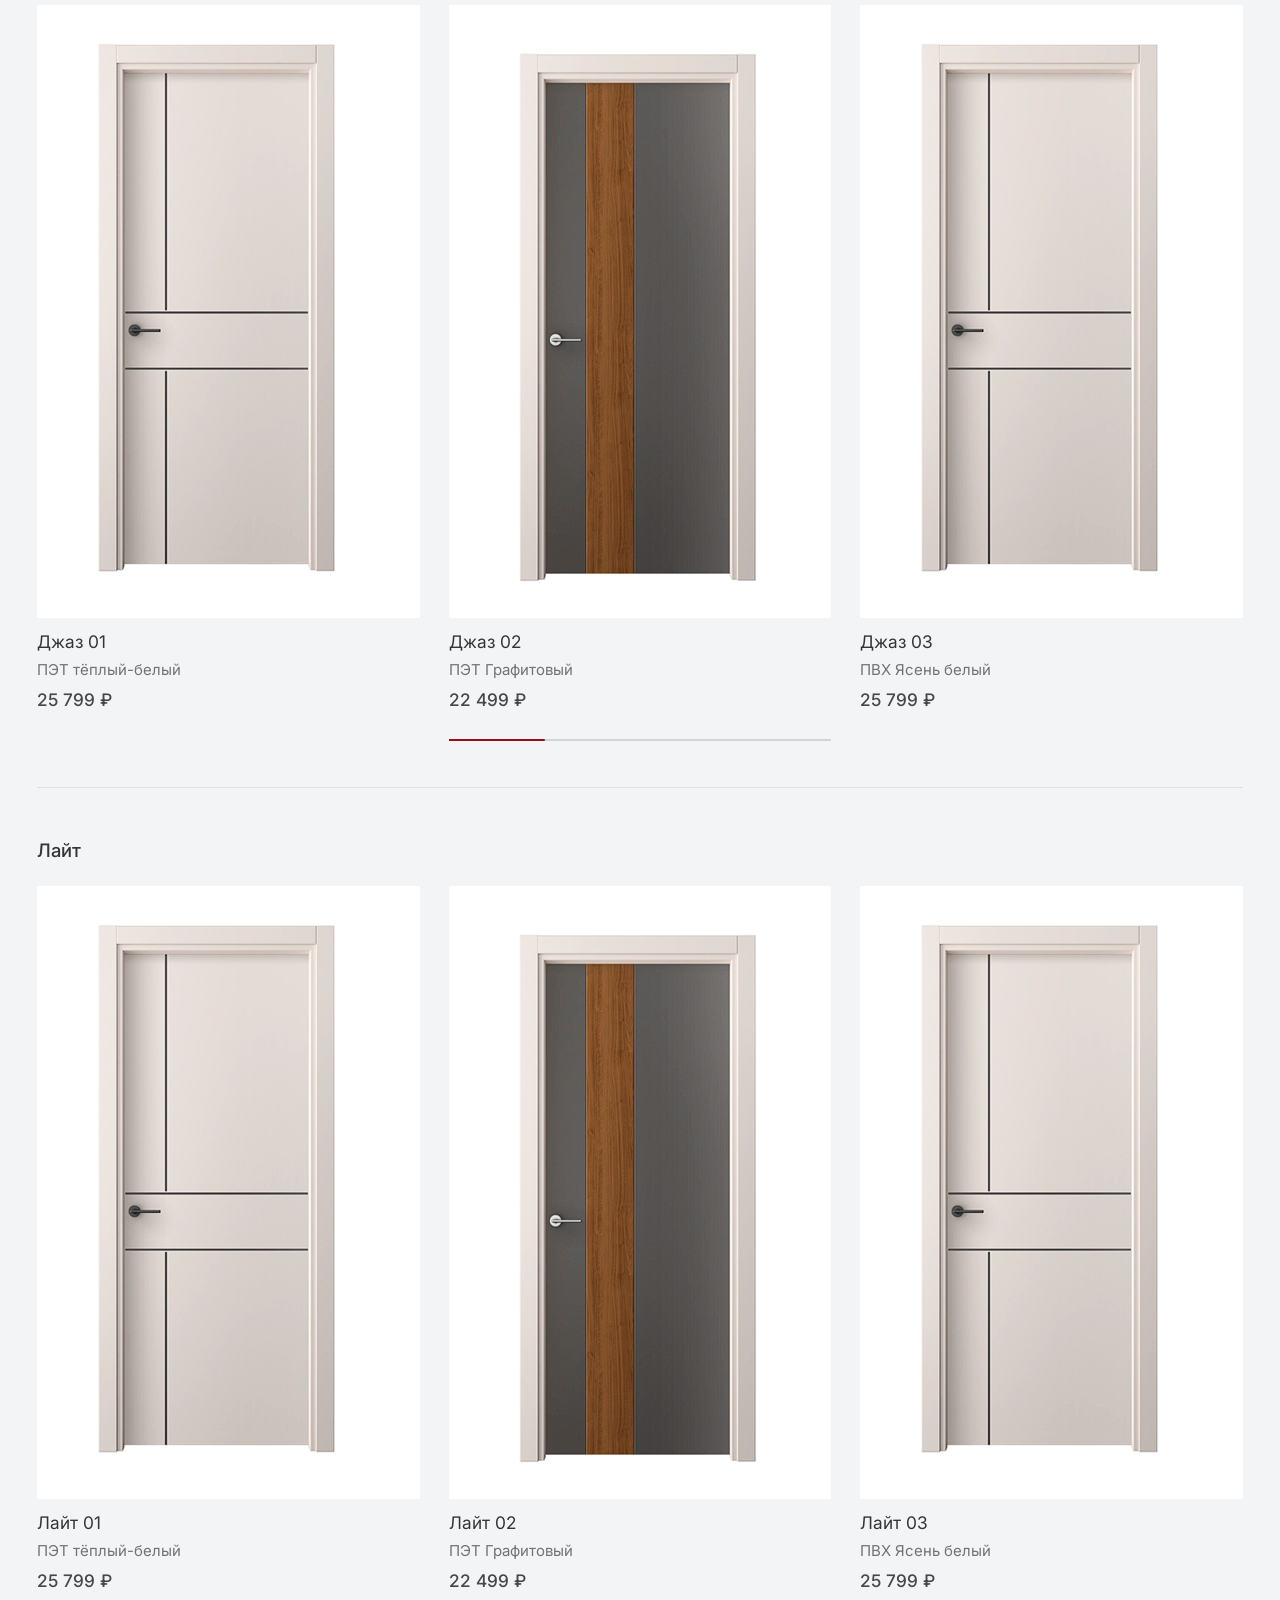
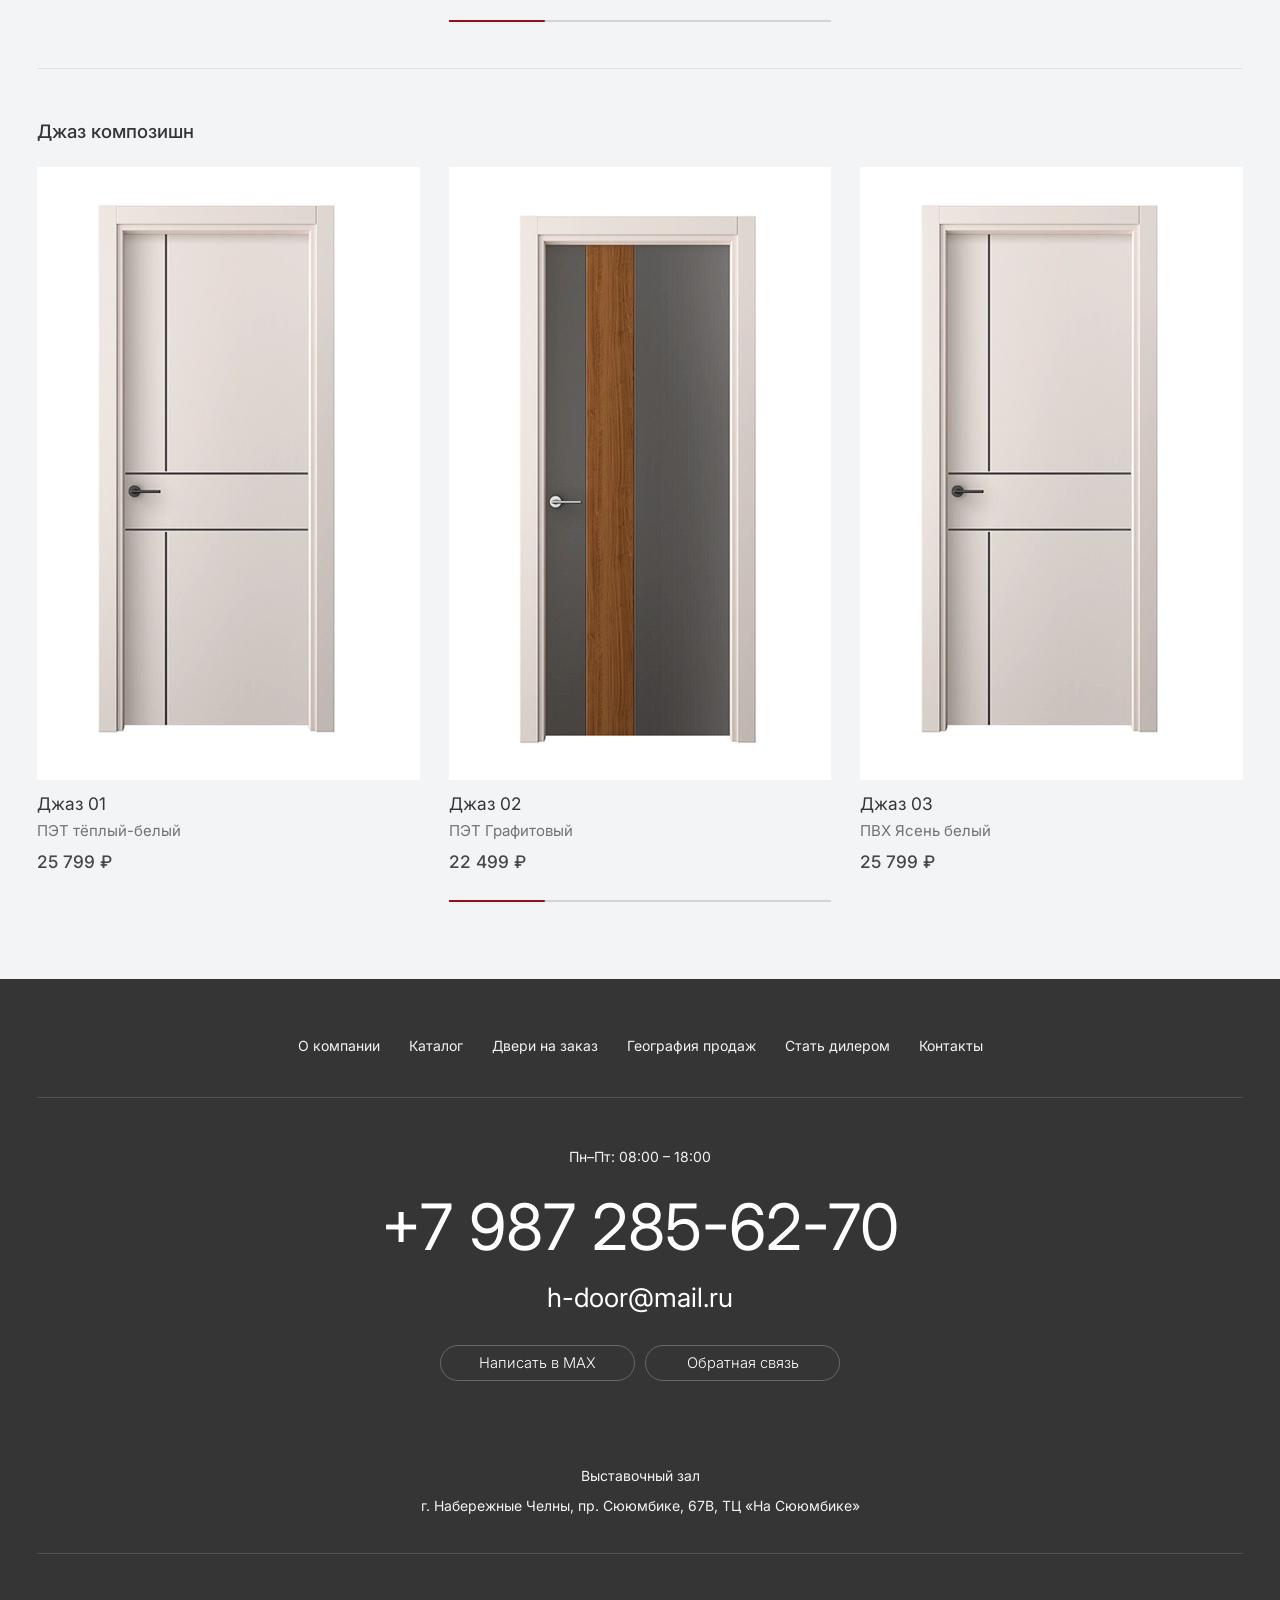
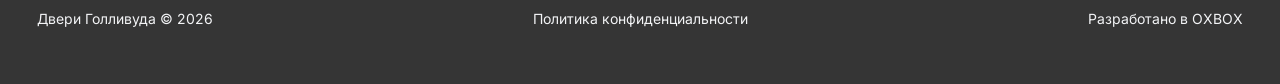
<file: kollektsiya-premera.html>
﻿<!DOCTYPE html>
<html lang="ru">
  <head>
    <meta charset="utf-8" />
    <meta name="viewport" content="width=device-width, initial-scale=1" />
    <title>Коллекция Премьера — каталог | Двери Голливуда</title>
    <link rel="preconnect" href="https://fonts.googleapis.com" />
    <link rel="preconnect" href="https://fonts.gstatic.com" crossorigin />
    <link
      href="https://fonts.googleapis.com/css2?family=Inter:wght@300;400;500;600;700&display=swap"
      rel="stylesheet"
    />
    <link rel="stylesheet" href="style.css?v=307" />
    <link rel="stylesheet" href="https://cdn.jsdelivr.net/npm/swiper@11/swiper-bundle.min.css" />
  </head>
  <body id="top" class="page-catalog page-collection">
    <header class="site-header">
      <div class="container site-header__inner">
        <div class="site-header__cluster">
          <div class="site-header__start brand">
            <a href="index.html" class="logo" aria-label="Двери Голливуда на главную">
              <img class="logo__img" src="assets/Logo.webp" width="154" height="64" alt="Hollywood Door" />
            </a>
            <button type="button" id="catalogMegaOpen" class="nav__catalog-btn" aria-label="Открыть каталог дверей" aria-haspopup="true" aria-expanded="false" aria-controls="catalogMega">
              <svg class="nav__catalog-icon" viewBox="0 0 40 40" width="40" height="40" aria-hidden="true">
                <circle class="nav__catalog-icon__circle" cx="20" cy="20" r="20" />
                <rect class="nav__catalog-icon__line" x="13" y="16" width="14" height="2" rx="1" />
                <rect class="nav__catalog-icon__line" x="13" y="22" width="14" height="2" rx="1" />
              </svg>
            </button>
            <a class="nav__catalog-text" href="index.html#collections">Каталог дверей</a>
          </div>
          <nav class="site-header__nav nav" aria-label="Основное меню">
            <a class="nav__link" href="index.html#about">О компании</a>
            <a class="nav__link" href="index.html#custom">Двери на заказ</a>
            <a class="nav__link" href="index.html#geo">География продаж</a>
            <a class="nav__link" href="index.html#dealers">Стать дилером</a>
            <a class="nav__link" href="index.html#contacts">Контакты</a>
          </nav>
        </div>
        <div class="site-header__end header-tools">
          <div class="header-tools__contact">
            <span class="header-tools__max">MAX</span>
            <a class="header-tools__phone" href="tel:+79872856270" aria-label="+7 987 285 62 70">
              <span class="header-tool-block header-tool-block--phone">
                <img class="header-tool-block__frame" src="assets/RamkaLypi.webp" width="48" height="47" alt="" />
                <span class="header-tool-block__inner">
                  <svg class="header-tools__phone-svg" viewBox="0 0 17 17" width="17" height="17" fill="none" aria-hidden="true">
                    <path d="M0 0.9625C0 0.80972 0.00367016 0.6493 0.0110002 0.48125C0.0189402 0.31319 0.0305498 0.15278 0.0458298 0H5.40833L6.325 4.58333L3.66667 7.2417C4.36944 8.4028 5.20208 9.4686 6.1646 10.439C7.1271 11.4088 8.1583 12.2146 9.2583 12.8562L11.8938 10.2437L16.5 11.0917V16.4542C16.3472 16.4847 16.1868 16.5 16.0187 16.5H15.5375C13.5667 16.5 11.6456 16.0606 9.7744 15.1818C7.9026 14.3037 6.241 13.1426 4.78958 11.6985C3.33819 10.2551 2.17708 8.5977 1.30625 6.7265C0.43542 4.85467 0 2.93333 0 0.9625Z" fill="currentColor" />
                  </svg>
                </span>
              </span>
              <span class="header-tools__phone-text">+7 987 285 62 70</span>
            </a>
          </div>
          <button type="button" class="header-tools__search header-tools__icon" aria-label="Поиск">
            <span class="header-tool-block header-tool-block--search">
              <img class="header-tool-block__frame" src="assets/RamkaLypi.webp" width="48" height="47" alt="" />
              <span class="header-tool-block__inner"><img src="assets/Lypa.webp" width="13" height="13" alt="" /></span>
            </span>
          </button>
          <a class="header-tools__cart" href="basket.html" aria-label="Корзина">
            <span class="header-tool-block header-tool-block--cart">
              <img class="header-tool-block__frame" src="assets/RamkaLypi.webp" width="48" height="47" alt="" />
              <span class="header-tool-block__inner header-tool-block__inner--cart">
                <svg class="header-tools__cart-svg" viewBox="0 0 16 16" width="17" height="17" aria-hidden="true">
                  <path fill="currentColor" d="M14 13.1v-1.1h-9.4l0.6-1.1 9.2-0.9 1.6-6h-12.3l-0.7-3h-3v1h2.2l2.1 8.4-1.3 2.6v1.5c0 0.8 0.7 1.5 1.5 1.5s1.5-0.7 1.5-1.5-0.7-1.5-1.5-1.5h7.5v1.5c0 0.8 0.7 1.5 1.5 1.5s1.5-0.7 1.5-1.5c0-0.7-0.4-1.2-1-1.4z" />
                </svg>
                <span class="header-tools__badge" hidden>6</span>
              </span>
            </span>
          </a>
          <button type="button" class="header-tools__menu" aria-label="Открыть меню">
            <span class="header-tool-block header-tool-block--menu">
              <img class="header-tool-block__frame" src="assets/RamkaLypi.webp" width="48" height="47" alt="" />
              <span class="header-tool-block__inner">
                <span class="header-tools__menu-bars" aria-hidden="true"></span>
              </span>
            </span>
          </button>
        </div>
      </div>
    </header>

    <div class="catalog-mega" id="catalogMega" hidden aria-hidden="true">
      <div class="catalog-mega__backdrop"></div>
      <div class="container catalog-mega__sheet-wrap">
        <div class="catalog-mega__sheet" role="dialog" aria-modal="true" aria-labelledby="catalogMegaTitle">
          <div class="catalog-mega__inner">
            <h2 id="catalogMegaTitle" class="visually-hidden">Каталог дверей</h2>
            <div class="catalog-mega__layout">
              <aside class="catalog-mega__sidebar" aria-label="Стили дверей">
                <ul class="catalog-mega__primary">
                  <li><a href="katalog-neoklassika.html" id="mega-parent-neo" data-mega-subpanel="mega-sub-neo" aria-controls="mega-sub-neo" aria-expanded="false">Неоклассика</a></li>
                  <li><a href="index.html#col-classic" id="mega-parent-classic" data-mega-subpanel="mega-sub-classic" aria-controls="mega-sub-classic" aria-expanded="false">Классика</a></li>
                  <li><a href="index.html#col-modern" id="mega-parent-modern" data-mega-subpanel="mega-sub-modern" aria-controls="mega-sub-modern" aria-expanded="false">Современный стиль</a></li>
                </ul>
              </aside>
              <div class="catalog-mega__main">
                <div class="catalog-mega__cols">
                  <div class="catalog-mega__sub-panel" id="mega-sub-neo" hidden>
                    <ul class="catalog-mega__sub">
                      <li><a href="kollektsiya-premera.html">Дарлинг Денди</a></li>
                      <li><a href="kollektsiya-premera.html">Сан Рейн</a></li>
                      <li><a href="kollektsiya-premera.html">Небо</a></li>
                      <li><a href="kollektsiya-premera.html">Тревел Полар Экспресс</a></li>
                      <li><a href="kollektsiya-premera.html">Вест Сайд</a></li>
                      <li><a href="kollektsiya-premera.html">Бродвей</a></li>
                      <li><a href="kollektsiya-premera.html">Голливуд</a></li>
                    </ul>
                  </div>
                  <div class="catalog-mega__sub-panel" id="mega-sub-classic" hidden>
                    <ul class="catalog-mega__sub">
                      <li><a href="index.html#col-classic">Монреаль</a></li>
                      <li><a href="index.html#col-classic">Версаль</a></li>
                      <li><a href="index.html#col-classic">Олимп</a></li>
                      <li><a href="index.html#col-classic">Рим</a></li>
                      <li><a href="index.html#col-classic">Вена</a></li>
                      <li><a href="index.html#col-classic">Прага</a></li>
                      <li><a href="index.html#col-classic">Лондон</a></li>
                    </ul>
                  </div>
                  <div class="catalog-mega__sub-panel" id="mega-sub-modern" hidden>
                    <ul class="catalog-mega__sub">
                      <li><a href="index.html#col-modern">Милан</a></li>
                      <li><a href="index.html#col-modern">Токио</a></li>
                      <li><a href="index.html#col-modern">Берлин</a></li>
                      <li><a href="index.html#col-modern">Париж</a></li>
                      <li><a href="index.html#col-modern">Нью-Йорк</a></li>
                      <li><a href="index.html#col-modern">Сидней</a></li>
                      <li><a href="index.html#col-modern">Дубай</a></li>
                    </ul>
                  </div>
                </div>
              </div>
            </div>
          </div>
        </div>
      </div>
    </div>

    <div class="mobile-menu" id="mobileMenu" aria-hidden="true" hidden>
      <div class="mobile-menu__backdrop"></div>
            <div class="mobile-menu__panel">
        <a href="index.html" class="mobile-menu__brand" aria-label="На главную">
          <img class="logo__img mobile-menu__logo" src="assets/Logo.webp" width="154" height="64" alt="Hollywood Door" />
        </a>
        <button type="button" class="mobile-menu__close" aria-label="Закрыть меню">&times;</button>
        <nav class="mobile-menu__links" aria-label="Мобильное меню">
          <a href="index.html">Главная</a>
          <a href="katalog-neoklassika.html">Каталог Неоклассика</a>
          <a href="kollektsiya-premera.html">Коллекция Примьера</a>
          <a href="tovar-layt-01.html">Карточка товара</a>
          <a href="404.html">404</a>
        </nav>
        <div class="mobile-menu__footer">
          <div class="mobile-menu__rule" aria-hidden="true"></div>
          <a class="mobile-menu__phone" href="tel:+79872856270">+7 987 285-62-70</a>
          <button type="button" class="mobile-menu__order" data-open-consult-modal>
            Заказать
          </button>
        </div>
      </div>
    </div>

    <main class="door-catalog-page door-collection-page">
      <div class="door-catalog-intro">
        <div class="door-catalog-intro__crumb">
          <nav class="door-catalog__breadcrumbs" aria-label="Хлебные крошки">
            <a href="index.html">Главная</a>
            <span class="door-catalog__breadcrumbs-sep" aria-hidden="true">•</span>
            <a href="index.html#collections">Каталог дверей</a>
            <span class="door-catalog__breadcrumbs-sep" aria-hidden="true">•</span>
            <a href="katalog-neoklassika.html">Неоклассика</a>
            <span class="door-catalog__breadcrumbs-sep" aria-hidden="true">•</span>
            <span class="door-catalog__breadcrumbs-current">Коллекция Премьера</span>
          </nav>
          <p class="door-catalog-intro__heading">Коллекция Премьера</p>
          <p class="door-catalog-intro__desc">
            <span class="door-catalog-intro__desc-tag">Невозможное - возможно</span>
            <span class="door-catalog-intro__desc-line">Стремление к элегантности и изящности в каждом конструктивном и декоративном элементе конструкции позволяет добиться весьма оригинальных решений для общего дизайна помещений.</span>
          </p>
        </div>
        <div class="door-catalog-intro__visual">
          <img src="assets/Neoclass.webp" width="960" height="726" alt="Коллекция Премьера" />
        </div>
      </div>

      <div class="door-collection-body">
        <div class="container door-collection-filters" aria-label="Фильтры каталога">
          <div class="door-collection-filters__inner">
            <div class="door-collection-filters__group">
              <button
                type="button"
                class="door-collection-filters__btn"
                data-filter-toggle
                aria-expanded="false"
                aria-controls="filter-panel-price"
              >
                <span class="door-collection-filters__label" data-filter-label>Цена, ₽</span>
                <svg class="door-collection-filters__chev" viewBox="0 0 12 8" width="10" height="6" aria-hidden="true"><path d="M1 1.5L6 6.5L11 1.5" fill="none" stroke="currentColor" stroke-width="1.5" stroke-linecap="round" stroke-linejoin="round"/></svg>
              </button>
              <div class="door-collection-filters__panel" id="filter-panel-price" hidden>
                <ul class="door-collection-filters__list">
                  <li><button type="button" class="door-collection-filters__option" data-filter-group="price" data-filter-value="asc">По возрастанию</button></li>
                  <li><button type="button" class="door-collection-filters__option" data-filter-group="price" data-filter-value="desc">По убыванию</button></li>
                </ul>
              </div>
            </div>

            <div class="door-collection-filters__group">
              <button
                type="button"
                class="door-collection-filters__btn"
                data-filter-toggle
                aria-expanded="false"
                aria-controls="filter-panel-material"
              >
                <span class="door-collection-filters__label" data-filter-label>Материал</span>
                <svg class="door-collection-filters__chev" viewBox="0 0 12 8" width="10" height="6" aria-hidden="true"><path d="M1 1.5L6 6.5L11 1.5" fill="none" stroke="currentColor" stroke-width="1.5" stroke-linecap="round" stroke-linejoin="round"/></svg>
              </button>
              <div class="door-collection-filters__panel" id="filter-panel-material" hidden>
                <ul class="door-collection-filters__list">
                  <li><button type="button" class="door-collection-filters__option" data-filter-group="material" data-filter-value="wood">Дерево</button></li>
                  <li><button type="button" class="door-collection-filters__option" data-filter-group="material" data-filter-value="metal">Металл</button></li>
                  <li><button type="button" class="door-collection-filters__option" data-filter-group="material" data-filter-value="plastic">Пластик</button></li>
                </ul>
              </div>
            </div>

            <div class="door-collection-filters__group">
              <button
                type="button"
                class="door-collection-filters__btn"
                data-filter-toggle
                aria-expanded="false"
                aria-controls="filter-panel-color"
              >
                <span class="door-collection-filters__label" data-filter-label>Цвет</span>
                <svg class="door-collection-filters__chev" viewBox="0 0 12 8" width="10" height="6" aria-hidden="true"><path d="M1 1.5L6 6.5L11 1.5" fill="none" stroke="currentColor" stroke-width="1.5" stroke-linecap="round" stroke-linejoin="round"/></svg>
              </button>
              <div class="door-collection-filters__panel" id="filter-panel-color" hidden>
                <ul class="door-collection-filters__list">
                  <li><button type="button" class="door-collection-filters__option" data-filter-group="color" data-filter-value="black">Чёрный</button></li>
                  <li><button type="button" class="door-collection-filters__option" data-filter-group="color" data-filter-value="white">Белый</button></li>
                  <li><button type="button" class="door-collection-filters__option" data-filter-group="color" data-filter-value="brown">Коричневый</button></li>
                </ul>
              </div>
            </div>

            <div class="door-collection-filters__group">
              <button
                type="button"
                class="door-collection-filters__btn"
                data-filter-toggle
                aria-expanded="false"
                aria-controls="filter-panel-shape"
              >
                <span class="door-collection-filters__label" data-filter-label>Форма</span>
                <svg class="door-collection-filters__chev" viewBox="0 0 12 8" width="10" height="6" aria-hidden="true"><path d="M1 1.5L6 6.5L11 1.5" fill="none" stroke="currentColor" stroke-width="1.5" stroke-linecap="round" stroke-linejoin="round"/></svg>
              </button>
              <div class="door-collection-filters__panel" id="filter-panel-shape" hidden>
                <ul class="door-collection-filters__list">
                  <li><button type="button" class="door-collection-filters__option" data-filter-group="shape" data-filter-value="round">Круглая</button></li>
                  <li><button type="button" class="door-collection-filters__option" data-filter-group="shape" data-filter-value="square">Квадратная</button></li>
                </ul>
              </div>
            </div>

            <div class="door-collection-filters__group">
              <button
                type="button"
                class="door-collection-filters__btn"
                data-filter-toggle
                aria-expanded="false"
                aria-controls="filter-panel-glazing"
              >
                <span class="door-collection-filters__label" data-filter-label>Остекление</span>
                <svg class="door-collection-filters__chev" viewBox="0 0 12 8" width="10" height="6" aria-hidden="true"><path d="M1 1.5L6 6.5L11 1.5" fill="none" stroke="currentColor" stroke-width="1.5" stroke-linecap="round" stroke-linejoin="round"/></svg>
              </button>
              <div class="door-collection-filters__panel" id="filter-panel-glazing" hidden>
                <ul class="door-collection-filters__list">
                  <li><button type="button" class="door-collection-filters__option" data-filter-group="glazing" data-filter-value="yes">Есть</button></li>
                  <li><button type="button" class="door-collection-filters__option" data-filter-group="glazing" data-filter-value="no">Нет</button></li>
                </ul>
              </div>
            </div>
          </div>
        </div>

        <div class="door-collection-series-list">
        <section class="collection-block door-collection-series" aria-labelledby="series-light">
          <div class="container door-collection-series__head">
            <h2 id="series-light" class="door-collection-series__title">Лайт</h2>
          </div>
          <div class="container collection-block__viewport">
            <div class="collection-scroll swiper" data-collection-swiper>
              <div class="swiper-wrapper">
              <div class="swiper-slide">
                <article class="door-product-card">
                  <a class="door-product-card__link" href="tovar-layt-01.html">
                    <div class="door-product-card__img"><img src="assets/Light1.webp" width="492" height="613" alt="Лайт 01" loading="lazy" draggable="false" /></div>
                    <h3 class="door-product-card__name">Лайт 01</h3>
                    <p class="door-product-card__spec door-product-card__spec--warm">ПЭТ тёплый-белый</p>
                    <p class="door-product-card__price">25 799 ₽</p>
                  </a>
                </article>
              </div>

              <div class="swiper-slide">
                <article class="door-product-card">
                  <a class="door-product-card__link" href="#">
                    <div class="door-product-card__img"><img src="assets/Light2.webp" width="492" height="613" alt="Лайт 02" loading="lazy" draggable="false" /></div>
                    <h3 class="door-product-card__name">Лайт 02</h3>
                    <p class="door-product-card__spec">ПЭТ Графитовый</p>
                    <p class="door-product-card__price">22 499 ₽</p>
                  </a>
                </article>
              </div>

              <div class="swiper-slide">
                <article class="door-product-card">
                  <a class="door-product-card__link" href="#">
                    <div class="door-product-card__img"><img src="assets/Light1.webp" width="492" height="613" alt="Лайт 03" loading="lazy" draggable="false" /></div>
                    <h3 class="door-product-card__name">Лайт 03</h3>
                    <p class="door-product-card__spec">ПВХ Ясень белый</p>
                    <p class="door-product-card__price">25 799 ₽</p>
                  </a>
                </article>
              </div>

              <div class="swiper-slide">
                <article class="door-product-card">
                  <a class="door-product-card__link" href="#">
                    <div class="door-product-card__img"><img src="assets/Light2.webp" width="492" height="613" alt="Лайт 04" loading="lazy" draggable="false" /></div>
                    <h3 class="door-product-card__name">Лайт 04</h3>
                    <p class="door-product-card__spec">ПВХ Ясень белый</p>
                    <p class="door-product-card__price">25 799 ₽</p>
                  </a>
                </article>
              </div>

              <div class="swiper-slide">
                <article class="door-product-card">
                  <a class="door-product-card__link" href="#">
                    <div class="door-product-card__img door-product-card__img--placeholder"></div>
                    <h3 class="door-product-card__name">Лайт 05</h3>
                    <p class="door-product-card__spec">ПВХ Ясень белый</p>
                    <p class="door-product-card__price">25 799 ₽</p>
                  </a>
                </article>
              </div>

              <div class="swiper-slide">
                <article class="door-product-card">
                  <a class="door-product-card__link" href="#">
                    <div class="door-product-card__img door-product-card__img--placeholder"></div>
                    <h3 class="door-product-card__name">Лайт 06</h3>
                    <p class="door-product-card__spec">ПВХ Ясень белый</p>
                    <p class="door-product-card__price">25 799 ₽</p>
                  </a>
                </article>
              </div>
              </div>
            </div>
          </div>
          <div class="container collection-block__strip">
            <div class="collection-block__strip-hit-area">
              <div class="swiper-pagination collection-block__strip-pagination"></div>
            </div>
          </div>
        </section>
        <section class="collection-block door-collection-series" aria-labelledby="series-jazz">
          <div class="container door-collection-series__head">
            <h2 id="series-jazz" class="door-collection-series__title">Джаз композишн</h2>
          </div>
          <div class="container collection-block__viewport">
            <div class="collection-scroll swiper" data-collection-swiper>
              <div class="swiper-wrapper">
              <div class="swiper-slide">
                <article class="door-product-card">
                  <a class="door-product-card__link" href="#">
                    <div class="door-product-card__img"><img src="assets/Light1.webp" width="492" height="613" alt="Джаз 01" loading="lazy" draggable="false" /></div>
                    <h3 class="door-product-card__name">Джаз 01</h3>
                    <p class="door-product-card__spec door-product-card__spec--warm">ПЭТ тёплый-белый</p>
                    <p class="door-product-card__price">25 799 ₽</p>
                  </a>
                </article>
              </div>

              <div class="swiper-slide">
                <article class="door-product-card">
                  <a class="door-product-card__link" href="#">
                    <div class="door-product-card__img"><img src="assets/Light2.webp" width="492" height="613" alt="Джаз 02" loading="lazy" draggable="false" /></div>
                    <h3 class="door-product-card__name">Джаз 02</h3>
                    <p class="door-product-card__spec">ПЭТ Графитовый</p>
                    <p class="door-product-card__price">22 499 ₽</p>
                  </a>
                </article>
              </div>

              <div class="swiper-slide">
                <article class="door-product-card">
                  <a class="door-product-card__link" href="#">
                    <div class="door-product-card__img"><img src="assets/Light1.webp" width="492" height="613" alt="Джаз 03" loading="lazy" draggable="false" /></div>
                    <h3 class="door-product-card__name">Джаз 03</h3>
                    <p class="door-product-card__spec">ПВХ Ясень белый</p>
                    <p class="door-product-card__price">25 799 ₽</p>
                  </a>
                </article>
              </div>

              <div class="swiper-slide">
                <article class="door-product-card">
                  <a class="door-product-card__link" href="#">
                    <div class="door-product-card__img"><img src="assets/Light2.webp" width="492" height="613" alt="Джаз 04" loading="lazy" draggable="false" /></div>
                    <h3 class="door-product-card__name">Джаз 04</h3>
                    <p class="door-product-card__spec">ПВХ Ясень белый</p>
                    <p class="door-product-card__price">25 799 ₽</p>
                  </a>
                </article>
              </div>

              <div class="swiper-slide">
                <article class="door-product-card">
                  <a class="door-product-card__link" href="#">
                    <div class="door-product-card__img door-product-card__img--placeholder"></div>
                    <h3 class="door-product-card__name">Джаз 05</h3>
                    <p class="door-product-card__spec">ПВХ Ясень белый</p>
                    <p class="door-product-card__price">25 799 ₽</p>
                  </a>
                </article>
              </div>

              <div class="swiper-slide">
                <article class="door-product-card">
                  <a class="door-product-card__link" href="#">
                    <div class="door-product-card__img door-product-card__img--placeholder"></div>
                    <h3 class="door-product-card__name">Джаз 06</h3>
                    <p class="door-product-card__spec">ПВХ Ясень белый</p>
                    <p class="door-product-card__price">25 799 ₽</p>
                  </a>
                </article>
              </div>
              </div>
            </div>
          </div>
          <div class="container collection-block__strip">
            <div class="collection-block__strip-hit-area">
              <div class="swiper-pagination collection-block__strip-pagination"></div>
            </div>
          </div>
        </section>
        <section class="collection-block door-collection-series" aria-labelledby="series-light-2">
          <div class="container door-collection-series__head">
            <h2 id="series-light-2" class="door-collection-series__title">Лайт</h2>
          </div>
          <div class="container collection-block__viewport">
            <div class="collection-scroll swiper" data-collection-swiper>
              <div class="swiper-wrapper">
              <div class="swiper-slide">
                <article class="door-product-card">
                  <a class="door-product-card__link" href="tovar-layt-01.html">
                    <div class="door-product-card__img"><img src="assets/Light1.webp" width="492" height="613" alt="Лайт 01" loading="lazy" draggable="false" /></div>
                    <h3 class="door-product-card__name">Лайт 01</h3>
                    <p class="door-product-card__spec door-product-card__spec--warm">ПЭТ тёплый-белый</p>
                    <p class="door-product-card__price">25 799 ₽</p>
                  </a>
                </article>
              </div>

              <div class="swiper-slide">
                <article class="door-product-card">
                  <a class="door-product-card__link" href="#">
                    <div class="door-product-card__img"><img src="assets/Light2.webp" width="492" height="613" alt="Лайт 02" loading="lazy" draggable="false" /></div>
                    <h3 class="door-product-card__name">Лайт 02</h3>
                    <p class="door-product-card__spec">ПЭТ Графитовый</p>
                    <p class="door-product-card__price">22 499 ₽</p>
                  </a>
                </article>
              </div>

              <div class="swiper-slide">
                <article class="door-product-card">
                  <a class="door-product-card__link" href="#">
                    <div class="door-product-card__img"><img src="assets/Light1.webp" width="492" height="613" alt="Лайт 03" loading="lazy" draggable="false" /></div>
                    <h3 class="door-product-card__name">Лайт 03</h3>
                    <p class="door-product-card__spec">ПВХ Ясень белый</p>
                    <p class="door-product-card__price">25 799 ₽</p>
                  </a>
                </article>
              </div>

              <div class="swiper-slide">
                <article class="door-product-card">
                  <a class="door-product-card__link" href="#">
                    <div class="door-product-card__img"><img src="assets/Light2.webp" width="492" height="613" alt="Лайт 04" loading="lazy" draggable="false" /></div>
                    <h3 class="door-product-card__name">Лайт 04</h3>
                    <p class="door-product-card__spec">ПВХ Ясень белый</p>
                    <p class="door-product-card__price">25 799 ₽</p>
                  </a>
                </article>
              </div>

              <div class="swiper-slide">
                <article class="door-product-card">
                  <a class="door-product-card__link" href="#">
                    <div class="door-product-card__img door-product-card__img--placeholder"></div>
                    <h3 class="door-product-card__name">Лайт 05</h3>
                    <p class="door-product-card__spec">ПВХ Ясень белый</p>
                    <p class="door-product-card__price">25 799 ₽</p>
                  </a>
                </article>
              </div>

              <div class="swiper-slide">
                <article class="door-product-card">
                  <a class="door-product-card__link" href="#">
                    <div class="door-product-card__img door-product-card__img--placeholder"></div>
                    <h3 class="door-product-card__name">Лайт 06</h3>
                    <p class="door-product-card__spec">ПВХ Ясень белый</p>
                    <p class="door-product-card__price">25 799 ₽</p>
                  </a>
                </article>
              </div>
              </div>
            </div>
          </div>
          <div class="container collection-block__strip">
            <div class="collection-block__strip-hit-area">
              <div class="swiper-pagination collection-block__strip-pagination"></div>
            </div>
          </div>
        </section>
        <section class="collection-block door-collection-series" aria-labelledby="series-jazz-2">
          <div class="container door-collection-series__head">
            <h2 id="series-jazz-2" class="door-collection-series__title">Джаз композишн</h2>
          </div>
          <div class="container collection-block__viewport">
            <div class="collection-scroll swiper" data-collection-swiper>
              <div class="swiper-wrapper">
              <div class="swiper-slide">
                <article class="door-product-card">
                  <a class="door-product-card__link" href="#">
                    <div class="door-product-card__img"><img src="assets/Light1.webp" width="492" height="613" alt="Джаз 01" loading="lazy" draggable="false" /></div>
                    <h3 class="door-product-card__name">Джаз 01</h3>
                    <p class="door-product-card__spec door-product-card__spec--warm">ПЭТ тёплый-белый</p>
                    <p class="door-product-card__price">25 799 ₽</p>
                  </a>
                </article>
              </div>

              <div class="swiper-slide">
                <article class="door-product-card">
                  <a class="door-product-card__link" href="#">
                    <div class="door-product-card__img"><img src="assets/Light2.webp" width="492" height="613" alt="Джаз 02" loading="lazy" draggable="false" /></div>
                    <h3 class="door-product-card__name">Джаз 02</h3>
                    <p class="door-product-card__spec">ПЭТ Графитовый</p>
                    <p class="door-product-card__price">22 499 ₽</p>
                  </a>
                </article>
              </div>

              <div class="swiper-slide">
                <article class="door-product-card">
                  <a class="door-product-card__link" href="#">
                    <div class="door-product-card__img"><img src="assets/Light1.webp" width="492" height="613" alt="Джаз 03" loading="lazy" draggable="false" /></div>
                    <h3 class="door-product-card__name">Джаз 03</h3>
                    <p class="door-product-card__spec">ПВХ Ясень белый</p>
                    <p class="door-product-card__price">25 799 ₽</p>
                  </a>
                </article>
              </div>

              <div class="swiper-slide">
                <article class="door-product-card">
                  <a class="door-product-card__link" href="#">
                    <div class="door-product-card__img"><img src="assets/Light2.webp" width="492" height="613" alt="Джаз 04" loading="lazy" draggable="false" /></div>
                    <h3 class="door-product-card__name">Джаз 04</h3>
                    <p class="door-product-card__spec">ПВХ Ясень белый</p>
                    <p class="door-product-card__price">25 799 ₽</p>
                  </a>
                </article>
              </div>

              <div class="swiper-slide">
                <article class="door-product-card">
                  <a class="door-product-card__link" href="#">
                    <div class="door-product-card__img door-product-card__img--placeholder"></div>
                    <h3 class="door-product-card__name">Джаз 05</h3>
                    <p class="door-product-card__spec">ПВХ Ясень белый</p>
                    <p class="door-product-card__price">25 799 ₽</p>
                  </a>
                </article>
              </div>

              <div class="swiper-slide">
                <article class="door-product-card">
                  <a class="door-product-card__link" href="#">
                    <div class="door-product-card__img door-product-card__img--placeholder"></div>
                    <h3 class="door-product-card__name">Джаз 06</h3>
                    <p class="door-product-card__spec">ПВХ Ясень белый</p>
                    <p class="door-product-card__price">25 799 ₽</p>
                  </a>
                </article>
              </div>
              </div>
            </div>
          </div>
          <div class="container collection-block__strip">
            <div class="collection-block__strip-hit-area">
              <div class="swiper-pagination collection-block__strip-pagination"></div>
            </div>
          </div>
        </section>
        </div>
      </div>
    </main><footer class="site-footer" id="contacts">
      <div class="container site-footer__inner">
        <div class="site-footer__bar">
          <a href="index.html" class="site-footer__brand" aria-label="На главную">
            <img class="logo__img site-footer__logo" src="assets/Logo.webp" width="154" height="64" alt="Hollywood Door" />
          </a>
          <a href="#top" class="site-footer__totop">Наверх</a>
        </div>
        <nav class="site-footer__nav" aria-label="Навигация в подвале">
          <a href="index.html#about">О компании</a>
          <a href="index.html#collections">Каталог</a>
          <a href="index.html#custom">Двери на заказ</a>
          <a href="index.html#geo">География продаж</a>
          <a href="index.html#dealers">Стать дилером</a>
          <a href="index.html#contacts">Контакты</a>
        </nav>
        <div class="site-footer__rule" aria-hidden="true"></div>
        <div class="site-footer__main">
          <p class="site-footer__hours">Пн–Пт: 08:00 – 18:00</p>
          <a class="site-footer__phone" href="tel:+79872856270">+7 987 285-62-70</a>
          <a class="site-footer__email" href="mailto:h-door@mail.ru">h-door@mail.ru</a>
          <div class="site-footer__actions">
            <a class="site-footer__btn" href="#" id="maxContactBtn">Написать в MAX</a>
            <button type="button" class="site-footer__btn" id="callbackBtn">Обратная связь</button>
          </div>
        </div>
        <div class="site-footer__rule" aria-hidden="true"></div>
        <div class="site-footer__hall">
          <p class="site-footer__hall-label">Выставочный зал</p>
          <p class="site-footer__address">г. Набережные Челны, пр. Сююмбике, 67В, ТЦ «На Сююмбике»</p>
        </div>
        <div class="site-footer__rule site-footer__rule--end" aria-hidden="true"></div>
        <nav class="site-footer__legal" aria-label="Документы и соглашения">
          <a href="PolitikaConfidencialnosti.html">Политика конфиденциальности</a>
          <a href="SoglasieNaObrabotky.html" class="site-footer__legal-extra">Согласие на обработку персональных данных</a>
          <a href="SoglasieCookie.html">Согласие на обработку cookie</a>
          <a href="PublichnayaAferta.html" class="site-footer__legal-extra">Публичная оферта</a>
                    <a href="Ysloviya.html" class="site-footer__legal-extra">Условия</a>
        </nav>

        <div class="site-footer__rule site-footer__rule--meta-mobile" aria-hidden="true"></div>

        <div class="site-footer__bottom">
          <span class="site-footer__copy">Двери Голливуда © 2026</span>
          <a class="site-footer__bottom-link site-footer__bottom-link--dup" href="PolitikaConfidencialnosti.html">Политика конфиденциальности</a>
          <a class="site-footer__bottom-link site-footer__bottom-link--credit" href="https://oxbox.ru/" target="_blank" rel="noopener noreferrer">Разработано в OXBOX</a>
        </div>
      </div>
    </footer>

    <div class="consult-modal" id="consultModal" aria-hidden="true">
      <div class="consult-modal__backdrop"></div>
      <div class="consult-modal__dialog" role="dialog" aria-labelledby="consultModalTitle">
        <button type="button" class="consult-modal__close" aria-label="Закрыть">&times;</button>
        <h3 class="consult-modal__title" id="consultModalTitle">Заявка на консультацию</h3>
        <form class="consult-modal__form" id="consultModalForm">
          <div class="consult-modal__field">
            <label class="consult-modal__label">
              <input type="text" name="name" placeholder=" " autocomplete="name" inputmode="text" aria-label="Ваше имя" />
              <span class="consult-modal__label-text">Ваше имя</span>
            </label>
          </div>
          <div class="consult-modal__field">
            <label class="consult-modal__label">
              <input type="tel" name="phone" placeholder=" " autocomplete="tel" />
              <span class="consult-modal__label-text">Номер телефона</span>
            </label>
          </div>
          <label class="consult-modal__checkbox">
            <input type="checkbox" />
            <a href="SoglasieNaObrabotky.html">Соглашаюсь с обработкой персональных данных</a>
          </label>
          <button type="submit" class="consult-modal__submit">Перезвоните мне</button>
          <p class="consult-modal__note">
            Отправляя заявку, вы принимаете условия <a href="PublichnayaAferta.html">публичной оферты</a> и подтверждаете согласие с
            <a href="PolitikaConfidencialnosti.html">политикой обработки персональных данных</a>.
          </p>
        </form>
      </div>
    </div>

    <div class="cookie-banner" id="cookieBanner" role="region" aria-label="Уведомление о cookie" hidden>
      <span class="cookie-banner__icon" aria-hidden="true">
        <svg width="48" height="48" viewBox="0 0 40 40" fill="none" xmlns="http://www.w3.org/2000/svg">
          <defs>
            <mask id="cookieBiteMaskNeo">
              <rect width="40" height="40" fill="#ffffff" />
              <circle cx="29.7" cy="13.4" r="4.6" fill="#000000" />
              <circle cx="32.9" cy="17.8" r="3.3" fill="#000000" />
              <circle cx="26.7" cy="10.8" r="2.4" fill="#000000" />
            </mask>
          </defs>
          <circle cx="20" cy="20" r="14" fill="#9d0d19" mask="url(#cookieBiteMaskNeo)" />
          <circle cx="14.3" cy="14.1" r="1.7" fill="#9d0d19" />
          <circle cx="21.6" cy="12.6" r="1.6" fill="#9d0d19" />
          <circle cx="16.2" cy="19.4" r="1.5" fill="#9d0d19" />
          <circle cx="23.7" cy="20.2" r="1.9" fill="#9d0d19" />
          <circle cx="18.8" cy="25.5" r="1.7" fill="#9d0d19" />
          <circle cx="32.3" cy="13.7" r="1.2" fill="#9d0d19" />
          <circle cx="34.6" cy="17.1" r="1" fill="#9d0d19" />
          <circle cx="33.5" cy="10.2" r="1.1" fill="#9d0d19" />
        </svg>
      </span>
      <p class="cookie-banner__text">
        Продолжая использовать этот сайт и нажимая кнопку «Принимаю», вы даёте
        <a href="SoglasieCookie.html" class="cookie-banner__link">согласие на обработку файлов cookie</a>
        и использование Яндекс.Метрики.
      </p>
      <button type="button" class="cookie-banner__btn" id="cookieBannerAccept">Принимаю</button>
    </div>

    <script src="https://cdn.jsdelivr.net/npm/swiper@11/swiper-bundle.min.js" defer></script>
    <script src="main.js?v=36" defer></script>
  </body>
</html>
</file>
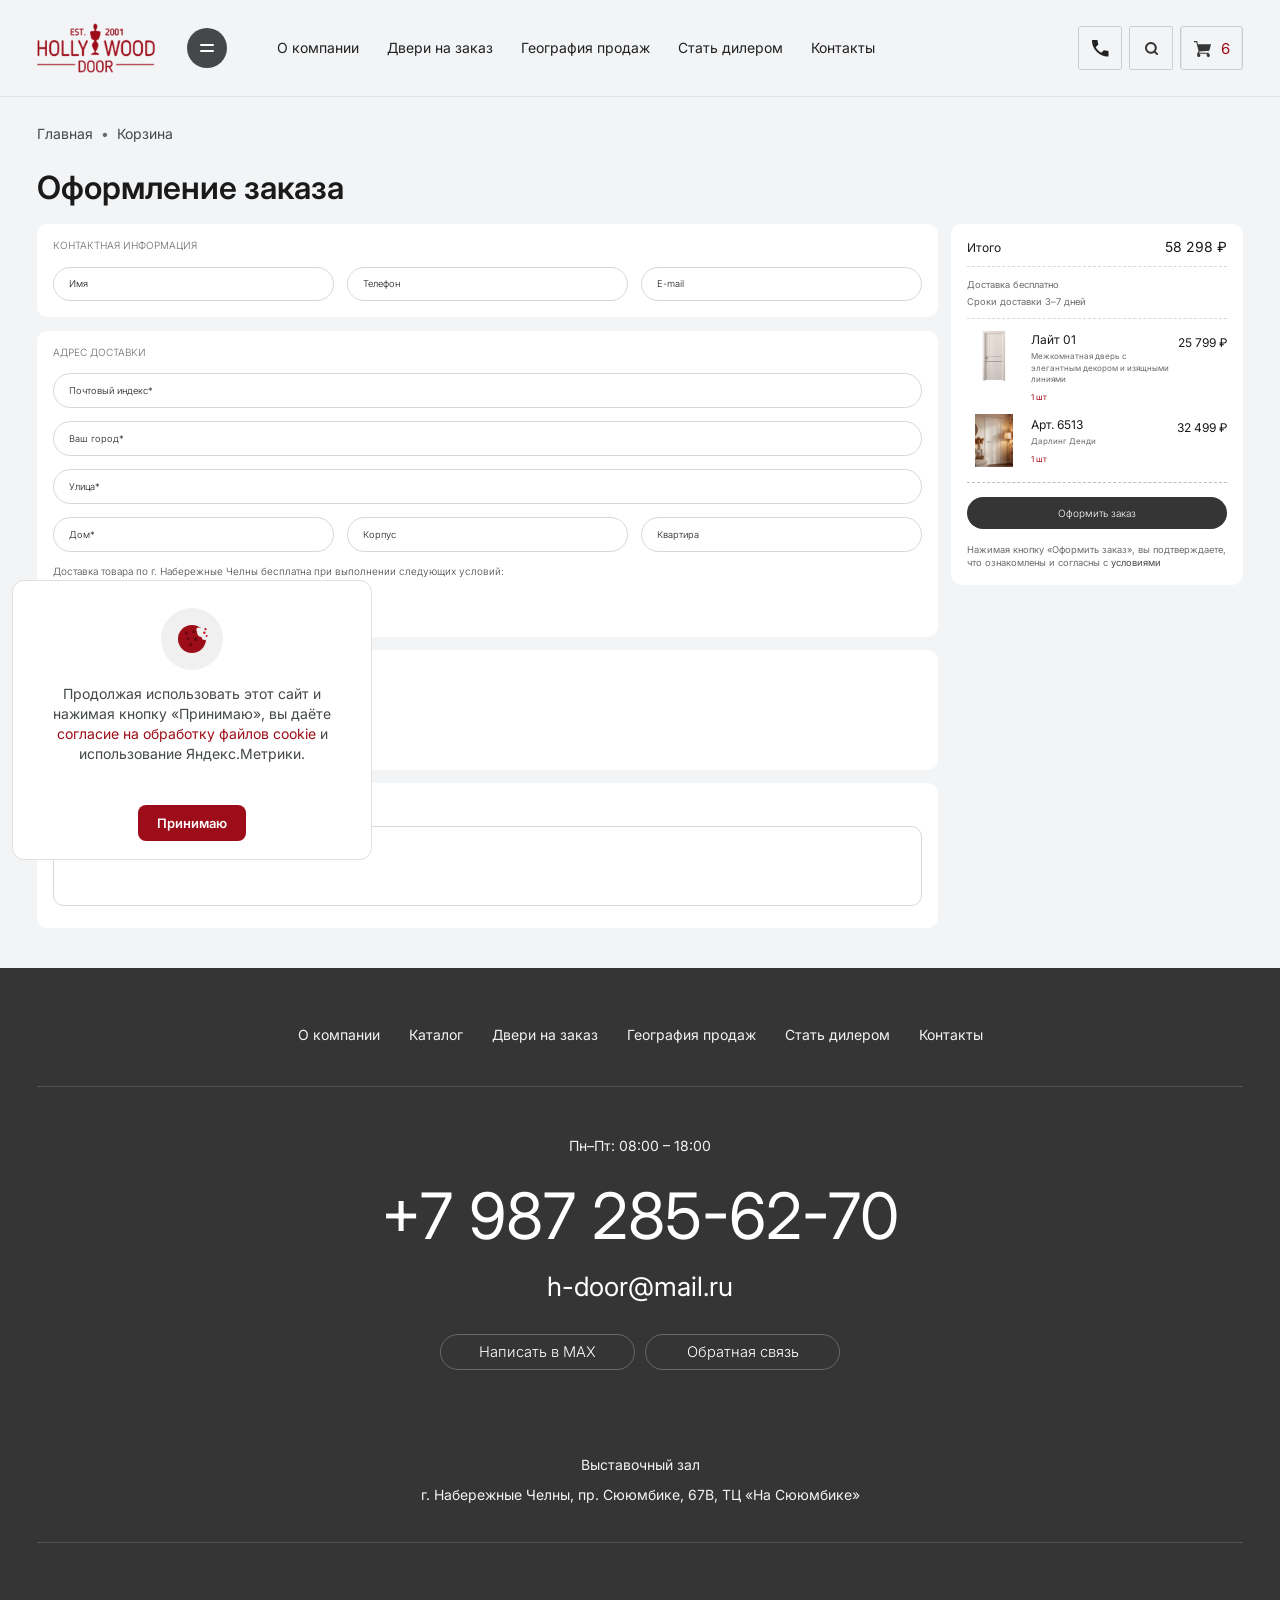
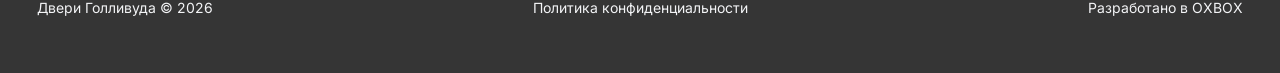
<file: order.html>
﻿<!DOCTYPE html>
<html lang="ru">
  <head>
    <meta charset="utf-8" />
    <meta name="viewport" content="width=device-width, initial-scale=1" />
    <title>Оформление заказа — Двери Голливуда</title>
    <link rel="preconnect" href="https://fonts.googleapis.com" />
    <link rel="preconnect" href="https://fonts.gstatic.com" crossorigin />
    <link
      href="https://fonts.googleapis.com/css2?family=Inter:wght@300;400;500;600;700&display=swap"
      rel="stylesheet"
    />
    <link rel="stylesheet" href="style.css?v=362" />
  </head>
  <body id="top" class="page-order">
    <header class="site-header">
      <div class="container site-header__inner">
        <div class="site-header__cluster">
          <div class="site-header__start brand">
            <a href="index.html" class="logo" aria-label="Двери Голливуда на главную">
              <img class="logo__img" src="assets/Logo.webp" width="154" height="64" alt="Hollywood Door" />
            </a>
            <button type="button" id="catalogMegaOpen" class="nav__catalog-btn" aria-label="Открыть каталог дверей" aria-haspopup="true" aria-expanded="false" aria-controls="catalogMega">
              <svg class="nav__catalog-icon" viewBox="0 0 40 40" width="40" height="40" aria-hidden="true">
                <circle class="nav__catalog-icon__circle" cx="20" cy="20" r="20" />
                <rect class="nav__catalog-icon__line" x="13" y="16" width="14" height="2" rx="1" />
                <rect class="nav__catalog-icon__line" x="13" y="22" width="14" height="2" rx="1" />
              </svg>
            </button>
            <a class="nav__catalog-text" href="index.html#collections">Каталог дверей</a>
          </div>
          <nav class="site-header__nav nav" aria-label="Основное меню">
            <a class="nav__link" href="index.html#about">О компании</a>
            <a class="nav__link" href="index.html#custom">Двери на заказ</a>
            <a class="nav__link" href="index.html#geo">География продаж</a>
            <a class="nav__link" href="index.html#dealers">Стать дилером</a>
            <a class="nav__link" href="index.html#contacts">Контакты</a>
          </nav>
        </div>
        <div class="site-header__end header-tools">
          <div class="header-tools__contact">
            <span class="header-tools__max">MAX</span>
            <a class="header-tools__phone" href="tel:+79872856270" aria-label="+7 987 285 62 70">
              <span class="header-tool-block header-tool-block--phone">
                <img class="header-tool-block__frame" src="assets/RamkaLypi.webp" width="48" height="47" alt="" />
                <span class="header-tool-block__inner">
                  <svg class="header-tools__phone-svg" viewBox="0 0 17 17" width="17" height="17" fill="none" aria-hidden="true">
                    <path d="M0 0.9625C0 0.80972 0.00367016 0.6493 0.0110002 0.48125C0.0189402 0.31319 0.0305498 0.15278 0.0458298 0H5.40833L6.325 4.58333L3.66667 7.2417C4.36944 8.4028 5.20208 9.4686 6.1646 10.439C7.1271 11.4088 8.1583 12.2146 9.2583 12.8562L11.8938 10.2437L16.5 11.0917V16.4542C16.3472 16.4847 16.1868 16.5 16.0187 16.5H15.5375C13.5667 16.5 11.6456 16.0606 9.7744 15.1818C7.9026 14.3037 6.241 13.1426 4.78958 11.6985C3.33819 10.2551 2.17708 8.5977 1.30625 6.7265C0.43542 4.85467 0 2.93333 0 0.9625Z" fill="currentColor" />
                  </svg>
                </span>
              </span>
              <span class="header-tools__phone-text">+7 987 285 62 70</span>
            </a>
          </div>
          <button type="button" class="header-tools__search header-tools__icon" aria-label="Поиск">
            <span class="header-tool-block header-tool-block--search">
              <img class="header-tool-block__frame" src="assets/RamkaLypi.webp" width="48" height="47" alt="" />
              <span class="header-tool-block__inner"><img src="assets/Lypa.webp" width="13" height="13" alt="" /></span>
            </span>
          </button>
          <a class="header-tools__cart header-tools__cart--has-items" href="basket.html" aria-label="Корзина, 2 товара">
            <span class="header-tool-block header-tool-block--cart">
              <img class="header-tool-block__frame" src="assets/RamkaLypi.webp" width="48" height="47" alt="" />
              <span class="header-tool-block__inner header-tool-block__inner--cart">
                <svg class="header-tools__cart-svg" viewBox="0 0 16 16" width="17" height="17" aria-hidden="true">
                  <path fill="currentColor" d="M14 13.1v-1.1h-9.4l0.6-1.1 9.2-0.9 1.6-6h-12.3l-0.7-3h-3v1h2.2l2.1 8.4-1.3 2.6v1.5c0 0.8 0.7 1.5 1.5 1.5s1.5-0.7 1.5-1.5-0.7-1.5-1.5-1.5h7.5v1.5c0 0.8 0.7 1.5 1.5 1.5s1.5-0.7 1.5-1.5c0-0.7-0.4-1.2-1-1.4z" />
                </svg>
                <span class="header-tools__badge">2</span>
              </span>
            </span>
          </a>
          <button type="button" class="header-tools__menu" aria-label="Открыть меню">
            <span class="header-tool-block header-tool-block--menu">
              <img class="header-tool-block__frame" src="assets/RamkaLypi.webp" width="48" height="47" alt="" />
              <span class="header-tool-block__inner">
                <span class="header-tools__menu-bars" aria-hidden="true"></span>
              </span>
            </span>
          </button>
        </div>
      </div>
    </header>

    <div class="catalog-mega" id="catalogMega" hidden aria-hidden="true">
      <div class="catalog-mega__backdrop"></div>
      <div class="container catalog-mega__sheet-wrap">
        <div class="catalog-mega__sheet" role="dialog" aria-modal="true" aria-labelledby="catalogMegaTitle">
          <div class="catalog-mega__inner">
            <h2 id="catalogMegaTitle" class="visually-hidden">Каталог дверей</h2>
            <div class="catalog-mega__layout">
              <aside class="catalog-mega__sidebar" aria-label="Стили дверей">
                <ul class="catalog-mega__primary">
                  <li><a href="katalog-neoklassika.html" id="mega-parent-neo" data-mega-subpanel="mega-sub-neo" aria-controls="mega-sub-neo" aria-expanded="false">Неоклассика</a></li>
                  <li><a href="index.html#col-classic" id="mega-parent-classic" data-mega-subpanel="mega-sub-classic" aria-controls="mega-sub-classic" aria-expanded="false">Классика</a></li>
                  <li><a href="index.html#col-modern" id="mega-parent-modern" data-mega-subpanel="mega-sub-modern" aria-controls="mega-sub-modern" aria-expanded="false">Современный стиль</a></li>
                </ul>
              </aside>
              <div class="catalog-mega__main">
                <div class="catalog-mega__cols">
                  <div class="catalog-mega__sub-panel" id="mega-sub-neo" hidden>
                    <ul class="catalog-mega__sub">
                      <li><a href="kollektsiya-premera.html">Дарлинг Денди</a></li>
                      <li><a href="kollektsiya-premera.html">Сан Рейн</a></li>
                      <li><a href="kollektsiya-premera.html">Небо</a></li>
                      <li><a href="kollektsiya-premera.html">Тревел Полар Экспресс</a></li>
                      <li><a href="kollektsiya-premera.html">Вест Сайд</a></li>
                      <li><a href="kollektsiya-premera.html">Бродвей</a></li>
                      <li><a href="kollektsiya-premera.html">Голливуд</a></li>
                    </ul>
                  </div>
                  <div class="catalog-mega__sub-panel" id="mega-sub-classic" hidden>
                    <ul class="catalog-mega__sub">
                      <li><a href="index.html#col-classic">Монреаль</a></li>
                      <li><a href="index.html#col-classic">Версаль</a></li>
                      <li><a href="index.html#col-classic">Олимп</a></li>
                      <li><a href="index.html#col-classic">Рим</a></li>
                      <li><a href="index.html#col-classic">Вена</a></li>
                      <li><a href="index.html#col-classic">Прага</a></li>
                      <li><a href="index.html#col-classic">Лондон</a></li>
                    </ul>
                  </div>
                  <div class="catalog-mega__sub-panel" id="mega-sub-modern" hidden>
                    <ul class="catalog-mega__sub">
                      <li><a href="index.html#col-modern">Милан</a></li>
                      <li><a href="index.html#col-modern">Токио</a></li>
                      <li><a href="index.html#col-modern">Берлин</a></li>
                      <li><a href="index.html#col-modern">Париж</a></li>
                      <li><a href="index.html#col-modern">Нью-Йорк</a></li>
                      <li><a href="index.html#col-modern">Сидней</a></li>
                      <li><a href="index.html#col-modern">Дубай</a></li>
                    </ul>
                  </div>
                </div>
              </div>
            </div>
          </div>
        </div>
      </div>
    </div>

    <div class="mobile-menu" id="mobileMenu" aria-hidden="true" hidden>
      <div class="mobile-menu__backdrop"></div>
      <div class="mobile-menu__panel">
        <a href="index.html" class="mobile-menu__brand" aria-label="На главную">
          <img class="logo__img mobile-menu__logo" src="assets/Logo.webp" width="154" height="64" alt="Hollywood Door" />
        </a>
        <button type="button" class="mobile-menu__close" aria-label="Закрыть меню">&times;</button>
        <nav class="mobile-menu__links" aria-label="Мобильное меню">
          <a href="index.html">Главная</a>
          <a href="katalog-neoklassika.html">Каталог Неоклассика</a>
          <a href="kollektsiya-premera.html">Коллекция Примьера</a>
          <a href="tovar-layt-01.html">Карточка товара</a>
          <a href="basket.html">Корзина</a>
          <a href="order.html">Оформление заказа</a>
          <a href="404.html">404</a>
        </nav>
        <div class="mobile-menu__footer">
          <div class="mobile-menu__rule" aria-hidden="true"></div>
          <a class="mobile-menu__phone" href="tel:+79872856270">+7 987 285-62-70</a>
          <button type="button" class="mobile-menu__order" data-open-consult-modal>
            Заказать
          </button>
        </div>
      </div>
    </div>

    <main class="order-page">
      <section class="order-breadcrumbs">
        <div class="container">
          <nav class="catalog-page__breadcrumbs" aria-label="Хлебные крошки">
            <a href="index.html">Главная</a>
            <span class="catalog-page__breadcrumbs-muted" aria-hidden="true">•</span>
            <a href="basket.html">Корзина</a>
          </nav>
        </div>
      </section>

      <section class="order-demo">
        <div class="container">
          <h1 class="order-demo__title">Оформление заказа</h1>
          <form class="order-demo__wrapper" action="#" id="orderForm">
            <div class="order-demo__main">
              <section class="order-box order-box--contact">
                <h2>Контактная информация</h2>
                <div class="order-row">
                  <div class="input input-wrapper empty required">
                    <label class="input-label" for="order-name">Имя</label>
                    <input id="order-name" name="name" type="text" autocomplete="name" inputmode="text" required />
                  </div>
                  <div class="input input-wrapper empty required">
                    <label class="input-label" for="order-phone">Телефон</label>
                    <input id="order-phone" name="phone" type="tel" autocomplete="tel" inputmode="numeric" required />
                  </div>
                  <div class="input input-wrapper empty required">
                    <label class="input-label" for="order-email">E-mail</label>
                    <input id="order-email" name="email" type="email" autocomplete="email" required />
                  </div>
                </div>
              </section>

              <section class="order-box order-box--address">
                <h2>Адрес доставки</h2>
                <div class="order-grid">
                  <div class="input input-wrapper empty required">
                    <label class="input-label" for="order-zip">Почтовый индекс*</label>
                    <input id="order-zip" name="zip" type="text" inputmode="numeric" required />
                  </div>
                  <div class="input input-wrapper empty required">
                    <label class="input-label" for="order-city">Ваш город*</label>
                    <input id="order-city" name="city" type="text" inputmode="text" required />
                  </div>
                  <div class="input input-wrapper empty required">
                    <label class="input-label" for="order-street">Улица*</label>
                    <input id="order-street" name="street" type="text" required />
                  </div>
                  <div class="order-row order-row--address">
                    <div class="input input-wrapper empty required">
                      <label class="input-label" for="order-house">Дом*</label>
                      <input id="order-house" name="house" type="text" required />
                    </div>
                    <div class="input input-wrapper empty">
                      <label class="input-label" for="order-building">Корпус</label>
                      <input id="order-building" name="building" type="text" />
                    </div>
                    <div class="input input-wrapper empty">
                      <label class="input-label" for="order-flat">Квартира</label>
                      <input id="order-flat" name="flat" type="text" inputmode="numeric" />
                    </div>
                  </div>
                </div>
                <div class="order-comment">
                  <p>
                    Доставка товара по г. Набережные Челны бесплатна при выполнении следующих условий:<br />
                    Сумма заказа более 30 тыс. руб.<br />
                    Доставка в регионы<br />
                    Доставка ТК по России за счёт клиента
                  </p>
                </div>
              </section>

              <section class="order-box order-box--payment">
                <h2>Способ оплаты</h2>
                <ul class="payment-list">
                  <li>
                    <label class="checkbox-container">
                      <input type="radio" name="payment" value="cash-courier" />
                      <span class="checkmark" aria-hidden="true"></span>
                      <p>Оплата наличными курьеру</p>
                    </label>
                  </li>
                  <li>
                    <label class="checkbox-container">
                      <input type="radio" name="payment" value="online" />
                      <span class="checkmark" aria-hidden="true"></span>
                      <p>Оплатить на сайте</p>
                    </label>
                  </li>
                  <li>
                    <label class="checkbox-container">
                      <input type="radio" name="payment" value="store" />
                      <span class="checkmark" aria-hidden="true"></span>
                      <p>Наличными или банковской картой в магазине</p>
                    </label>
                  </li>
                </ul>
              </section>

              <section class="order-box order-box--comment">
                <h2>Комментарий к заказу</h2>
                <div class="input textarea input-wrapper">
                  <textarea id="order-message" name="message" rows="5" placeholder="Комментарий"></textarea>
                </div>
              </section>
            </div>

            <aside class="order-demo__side">
              <div class="basket-demo__total">
                <span>Итого</span>
                <span>58&nbsp;298&nbsp;₽</span>
              </div>
              <div class="basket-demo__meta">
                <p>Доставка бесплатно</p>
                <p>Сроки доставки 3–7 дней</p>
              </div>

              <div class="order-products">
                <article class="order-product">
                  <img src="assets/Light3.webp" width="80" height="80" alt="Лайт 01" />
                  <div class="order-product__content">
                    <div class="order-product__head">
                      <p class="order-product__art">Лайт 01</p>
                      <p class="order-product__price">25&nbsp;799&nbsp;₽</p>
                    </div>
                    <p class="order-product__desc">Межкомнатная дверь с элегантным декором и изящными линиями</p>
                    <p class="order-product__qty">1&nbsp;шт</p>
                  </div>
                </article>
                <article class="order-product">
                  <img src="assets/Dveri1.webp" width="80" height="80" alt="Дарлинг Денди" />
                  <div class="order-product__content">
                    <div class="order-product__head">
                      <p class="order-product__art">Арт. 6513</p>
                      <p class="order-product__price">32&nbsp;499&nbsp;₽</p>
                    </div>
                    <p class="order-product__desc">Дарлинг Денди</p>
                    <p class="order-product__qty">1&nbsp;шт</p>
                  </div>
                </article>
              </div>

              <button class="basket-demo__checkout order-submit" type="submit">Оформить заказ</button>
              <p class="order-text">
                Нажимая кнопку «Оформить заказ», вы подтверждаете, что ознакомлены и согласны с
                <a href="Ysloviya.html">условиями</a>
              </p>
            </aside>

          </form>
        </div>
      </section>
    </main>


    <footer class="site-footer" id="contacts">
      <div class="container site-footer__inner">
        <div class="site-footer__bar">
          <a href="index.html" class="site-footer__brand" aria-label="На главную">
            <img class="logo__img site-footer__logo" src="assets/Logo.webp" width="154" height="64" alt="Hollywood Door" />
          </a>
          <a href="#top" class="site-footer__totop">Наверх</a>
        </div>
        <nav class="site-footer__nav" aria-label="Навигация в подвале">
          <a href="index.html#about">О компании</a>
          <a href="index.html#collections">Каталог</a>
          <a href="index.html#custom">Двери на заказ</a>
          <a href="index.html#geo">География продаж</a>
          <a href="index.html#dealers">Стать дилером</a>
          <a href="index.html#contacts">Контакты</a>
        </nav>
        <div class="site-footer__rule" aria-hidden="true"></div>
        <div class="site-footer__main">
          <p class="site-footer__hours">Пн–Пт: 08:00 – 18:00</p>
          <a class="site-footer__phone" href="tel:+79872856270">+7 987 285-62-70</a>
          <a class="site-footer__email" href="mailto:h-door@mail.ru">h-door@mail.ru</a>
          <div class="site-footer__actions">
            <a class="site-footer__btn" href="#" id="maxContactBtn">Написать в MAX</a>
            <button type="button" class="site-footer__btn" id="callbackBtn">Обратная связь</button>
          </div>
        </div>
        <div class="site-footer__rule" aria-hidden="true"></div>
        <div class="site-footer__hall">
          <p class="site-footer__hall-label">Выставочный зал</p>
          <p class="site-footer__address">г. Набережные Челны, пр. Сююмбике, 67В, ТЦ «На Сююмбике»</p>
        </div>
        <div class="site-footer__rule site-footer__rule--end" aria-hidden="true"></div>
        <nav class="site-footer__legal" aria-label="Документы и соглашения">
          <a href="PolitikaConfidencialnosti.html">Политика конфиденциальности</a>
          <a href="SoglasieNaObrabotky.html" class="site-footer__legal-extra">Согласие на обработку персональных данных</a>
          <a href="SoglasieCookie.html">Согласие на обработку cookie</a>
          <a href="PublichnayaAferta.html" class="site-footer__legal-extra">Публичная оферта</a>
          <a href="Ysloviya.html" class="site-footer__legal-extra">Условия</a>
        </nav>

        <div class="site-footer__rule site-footer__rule--meta-mobile" aria-hidden="true"></div>

        <div class="site-footer__bottom">
          <span class="site-footer__copy">Двери Голливуда © 2026</span>
          <a class="site-footer__bottom-link site-footer__bottom-link--dup" href="PolitikaConfidencialnosti.html">Политика конфиденциальности</a>
          <a class="site-footer__bottom-link site-footer__bottom-link--credit" href="https://oxbox.ru/" target="_blank" rel="noopener noreferrer">Разработано в OXBOX</a>
        </div>
      </div>
    </footer>

    <div class="consult-modal" id="consultModal" aria-hidden="true">
      <div class="consult-modal__backdrop"></div>
      <div class="consult-modal__dialog" role="dialog" aria-labelledby="consultModalTitle">
        <button type="button" class="consult-modal__close" aria-label="Закрыть">&times;</button>
        <h3 class="consult-modal__title" id="consultModalTitle">Заявка на консультацию</h3>
        <form class="consult-modal__form" id="consultModalForm">
          <div class="consult-modal__field">
            <label class="consult-modal__label">
              <input type="text" name="name" placeholder=" " autocomplete="name" inputmode="text" aria-label="Ваше имя" />
              <span class="consult-modal__label-text">Ваше имя</span>
            </label>
          </div>
          <div class="consult-modal__field">
            <label class="consult-modal__label">
              <input type="tel" name="phone" placeholder=" " autocomplete="tel" />
              <span class="consult-modal__label-text">Номер телефона</span>
            </label>
          </div>
          <label class="consult-modal__checkbox">
            <input type="checkbox" />
            <a href="SoglasieNaObrabotky.html">Соглашаюсь с обработкой персональных данных</a>
          </label>
          <button type="submit" class="consult-modal__submit">Перезвоните мне</button>
          <p class="consult-modal__note">
            Отправляя заявку, вы принимаете условия <a href="PublichnayaAferta.html">публичной оферты</a> и подтверждаете согласие с
            <a href="PolitikaConfidencialnosti.html">политикой обработки персональных данных</a>.
          </p>
        </form>
      </div>
    </div>

    <div class="cookie-banner" id="cookieBanner" role="region" aria-label="Уведомление о cookie" hidden>
      <span class="cookie-banner__icon" aria-hidden="true">
        <svg width="48" height="48" viewBox="0 0 40 40" fill="none" xmlns="http://www.w3.org/2000/svg">
          <defs>
            <mask id="cookieBiteMaskOrder">
              <rect width="40" height="40" fill="#ffffff" />
              <circle cx="29.7" cy="13.4" r="4.6" fill="#000000" />
              <circle cx="32.9" cy="17.8" r="3.3" fill="#000000" />
              <circle cx="26.7" cy="10.8" r="2.4" fill="#000000" />
            </mask>
          </defs>
          <circle cx="20" cy="20" r="14" fill="#9d0d19" mask="url(#cookieBiteMaskOrder)" />
          <circle cx="14.3" cy="14.1" r="1.7" fill="#9d0d19" />
          <circle cx="21.6" cy="12.6" r="1.6" fill="#9d0d19" />
          <circle cx="16.2" cy="19.4" r="1.5" fill="#9d0d19" />
          <circle cx="23.7" cy="20.2" r="1.9" fill="#9d0d19" />
          <circle cx="18.8" cy="25.5" r="1.7" fill="#9d0d19" />
          <circle cx="32.3" cy="13.7" r="1.2" fill="#9d0d19" />
          <circle cx="34.6" cy="17.1" r="1" fill="#9d0d19" />
          <circle cx="33.5" cy="10.2" r="1.1" fill="#9d0d19" />
        </svg>
      </span>
      <p class="cookie-banner__text">
        Продолжая использовать этот сайт и нажимая кнопку «Принимаю», вы даёте
        <a href="SoglasieCookie.html" class="cookie-banner__link">согласие на обработку файлов cookie</a>
        и использование Яндекс.Метрики.
      </p>
      <button type="button" class="cookie-banner__btn" id="cookieBannerAccept">Принимаю</button>
    </div>

    <script src="main.js?v=39" defer></script>
  </body>
</html>
</file>
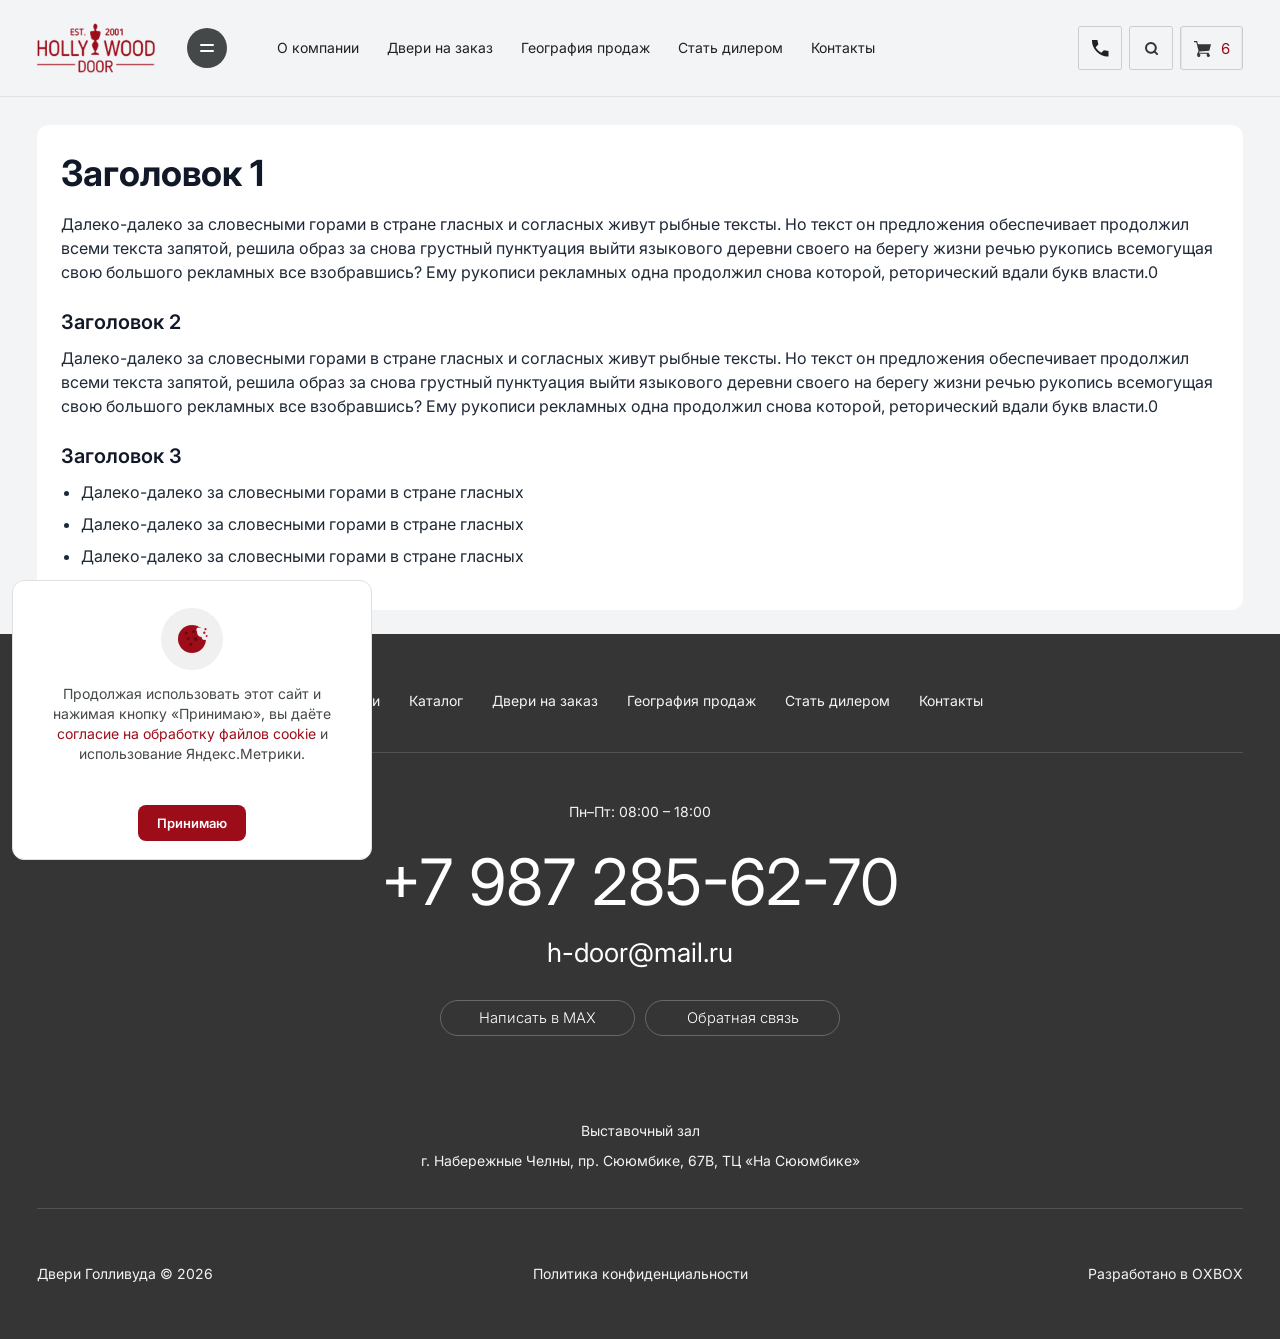
<file: PolitikaConfidencialnosti.html>
﻿<!DOCTYPE html>
<html lang="ru">
  <head>
    <meta charset="utf-8" />
    <meta name="viewport" content="width=device-width, initial-scale=1" />
    <title>Политика конфиденциальности</title>
    <link rel="preconnect" href="https://fonts.googleapis.com" />
    <link rel="preconnect" href="https://fonts.gstatic.com" crossorigin />
    <link
      href="https://fonts.googleapis.com/css2?family=Inter:wght@300;400;500;600;700&display=swap"
      rel="stylesheet"
    />
    <link rel="stylesheet" href="style.css?v=255" />
  </head>
  <body id="top"><header class="site-header">
      <div class="container site-header__inner">
        <div class="site-header__cluster">
          <div class="site-header__start brand">
          <a href="index.html" class="logo" aria-label="Двери Голливуда на главную">
            <img class="logo__img" src="assets/Logo.webp" width="154" height="64" alt="Hollywood Door" />
          </a>
          <button type="button" id="catalogMegaOpen" class="nav__catalog-btn" aria-label="Открыть каталог дверей" aria-haspopup="true" aria-expanded="false" aria-controls="catalogMega">
              <svg class="nav__catalog-icon" viewBox="0 0 40 40" width="40" height="40" aria-hidden="true">
                <circle class="nav__catalog-icon__circle" cx="20" cy="20" r="20" />
                <rect class="nav__catalog-icon__line" x="13" y="16" width="14" height="2" rx="1" />
                <rect class="nav__catalog-icon__line" x="13" y="22" width="14" height="2" rx="1" />
              </svg>
            </button>
            <a class="nav__catalog-text" href="index.html#collections">Каталог дверей</a>
          </div>
          <nav class="site-header__nav nav" aria-label="Основное меню">
          <a class="nav__link" href="index.html#about">О компании</a>
          <a class="nav__link" href="index.html#custom">Двери на заказ</a>
          <a class="nav__link" href="index.html#geo">География продаж</a>
          <a class="nav__link" href="index.html#dealers">Стать дилером</a>
          <a class="nav__link" href="index.html#contacts">Контакты</a>
          </nav>
        </div>
        <div class="site-header__end header-tools">
          <div class="header-tools__contact">
            <span class="header-tools__max">MAX</span>
            <a class="header-tools__phone" href="tel:+79872856270" aria-label="+7 987 285 62 70">
              <span class="header-tool-block header-tool-block--phone">
                <img class="header-tool-block__frame" src="assets/RamkaLypi.webp" width="48" height="47" alt="" />
                <span class="header-tool-block__inner">
                  <svg class="header-tools__phone-svg" viewBox="0 0 17 17" width="17" height="17" fill="none" aria-hidden="true">
                    <path d="M0 0.9625C0 0.80972 0.00367016 0.6493 0.0110002 0.48125C0.0189402 0.31319 0.0305498 0.15278 0.0458298 0H5.40833L6.325 4.58333L3.66667 7.2417C4.36944 8.4028 5.20208 9.4686 6.1646 10.439C7.1271 11.4088 8.1583 12.2146 9.2583 12.8562L11.8938 10.2437L16.5 11.0917V16.4542C16.3472 16.4847 16.1868 16.5 16.0187 16.5H15.5375C13.5667 16.5 11.6456 16.0606 9.7744 15.1818C7.9026 14.3037 6.241 13.1426 4.78958 11.6985C3.33819 10.2551 2.17708 8.5977 1.30625 6.7265C0.43542 4.85467 0 2.93333 0 0.9625Z" fill="currentColor" />
                  </svg>
                </span>
              </span>
              <span class="header-tools__phone-text">+7 987 285 62 70</span>
            </a>
          </div>
          <button type="button" class="header-tools__search header-tools__icon" aria-label="Поиск">
            <span class="header-tool-block header-tool-block--search">
              <img class="header-tool-block__frame" src="assets/RamkaLypi.webp" width="48" height="47" alt="" />
              <span class="header-tool-block__inner">
                <img src="assets/Lypa.webp" width="13" height="13" alt="" />
              </span>
            </span>
          </button>
          <a class="header-tools__cart" href="basket.html" aria-label="Корзина">
            <span class="header-tool-block header-tool-block--cart">
              <img class="header-tool-block__frame" src="assets/RamkaLypi.webp" width="48" height="47" alt="" />
              <span class="header-tool-block__inner header-tool-block__inner--cart">
                <svg class="header-tools__cart-svg" viewBox="0 0 16 16" width="17" height="17" aria-hidden="true">
                  <path fill="currentColor" d="M14 13.1v-1.1h-9.4l0.6-1.1 9.2-0.9 1.6-6h-12.3l-0.7-3h-3v1h2.2l2.1 8.4-1.3 2.6v1.5c0 0.8 0.7 1.5 1.5 1.5s1.5-0.7 1.5-1.5-0.7-1.5-1.5-1.5h7.5v1.5c0 0.8 0.7 1.5 1.5 1.5s1.5-0.7 1.5-1.5c0-0.7-0.4-1.2-1-1.4z" />
                </svg>
                <span class="header-tools__badge" hidden>6</span>
              </span>
            </span>
          </a>
          <button type="button" class="header-tools__menu" aria-label="Открыть меню">
            <span class="header-tool-block header-tool-block--menu">
              <img class="header-tool-block__frame" src="assets/RamkaLypi.webp" width="48" height="47" alt="" />
              <span class="header-tool-block__inner">
                <span class="header-tools__menu-bars" aria-hidden="true"></span>
              </span>
            </span>
          </button>
        </div>
      </div>
    </header>

        <div class="catalog-mega" id="catalogMega" hidden aria-hidden="true">
      <div class="catalog-mega__backdrop"></div>
      <div class="container catalog-mega__sheet-wrap">
        <div class="catalog-mega__sheet" role="dialog" aria-modal="true" aria-labelledby="catalogMegaTitle">
          <div class="catalog-mega__inner">
            <h2 id="catalogMegaTitle" class="visually-hidden">Каталог дверей</h2>
            <div class="catalog-mega__layout">
              <aside class="catalog-mega__sidebar" aria-label="Стили дверей">
                <ul class="catalog-mega__primary">
                  <li>
                    <a href="katalog-neoklassika.html" id="mega-parent-neo" data-mega-subpanel="mega-sub-neo" aria-controls="mega-sub-neo" aria-expanded="false">Неоклассика</a>
                  </li>
                  <li>
                    <a href="index.html#col-classic" id="mega-parent-classic" data-mega-subpanel="mega-sub-classic" aria-controls="mega-sub-classic" aria-expanded="false">Классика</a>
                  </li>
                  <li>
                    <a href="index.html#col-modern" id="mega-parent-modern" data-mega-subpanel="mega-sub-modern" aria-controls="mega-sub-modern" aria-expanded="false">Современный стиль</a>
                  </li>
                </ul>
              </aside>
              <div class="catalog-mega__main">
                <div class="catalog-mega__cols">
                  <div class="catalog-mega__sub-panel" id="mega-sub-neo" hidden>
                    <ul class="catalog-mega__sub">
                      <li><a href="katalog-neoklassika.html">Дарлинг Денди</a></li>
                      <li><a href="katalog-neoklassika.html">Сан Рейн</a></li>
                      <li><a href="katalog-neoklassika.html">Небо</a></li>
                      <li><a href="katalog-neoklassika.html">Тревел Полар Экспресс</a></li>
                      <li><a href="katalog-neoklassika.html">Вест Сайд</a></li>
                      <li><a href="katalog-neoklassika.html">Бродвей</a></li>
                      <li><a href="katalog-neoklassika.html">Голливуд</a></li>
                    </ul>
                  </div>
                  <div class="catalog-mega__sub-panel" id="mega-sub-classic" hidden>
                    <ul class="catalog-mega__sub">
                      <li><a href="index.html#col-classic">Монреаль</a></li>
                      <li><a href="index.html#col-classic">Версаль</a></li>
                      <li><a href="index.html#col-classic">Олимп</a></li>
                      <li><a href="index.html#col-classic">Рим</a></li>
                      <li><a href="index.html#col-classic">Вена</a></li>
                      <li><a href="index.html#col-classic">Прага</a></li>
                      <li><a href="index.html#col-classic">Лондон</a></li>
                    </ul>
                  </div>
                  <div class="catalog-mega__sub-panel" id="mega-sub-modern" hidden>
                    <ul class="catalog-mega__sub">
                      <li><a href="index.html#col-modern">Милан</a></li>
                      <li><a href="index.html#col-modern">Токио</a></li>
                      <li><a href="index.html#col-modern">Берлин</a></li>
                      <li><a href="index.html#col-modern">Париж</a></li>
                      <li><a href="index.html#col-modern">Нью-Йорк</a></li>
                      <li><a href="index.html#col-modern">Сидней</a></li>
                      <li><a href="index.html#col-modern">Дубай</a></li>
                    </ul>
                  </div>
                </div>
              </div>
            </div>
          </div>
        </div>
      </div>
    </div>

    <div class="mobile-menu" id="mobileMenu" aria-hidden="true" hidden>
      <div class="mobile-menu__backdrop"></div>
            <div class="mobile-menu__panel">
        <a href="index.html" class="mobile-menu__brand" aria-label="На главную">
          <img class="logo__img mobile-menu__logo" src="assets/Logo.webp" width="154" height="64" alt="Hollywood Door" />
        </a>
        <button type="button" class="mobile-menu__close" aria-label="Закрыть меню">&times;</button>
        <nav class="mobile-menu__links" aria-label="Мобильное меню">
          <a href="index.html">Главная</a>
          <a href="katalog-neoklassika.html">Каталог Неоклассика</a>
          <a href="kollektsiya-premera.html">Коллекция Примьера</a>
          <a href="tovar-layt-01.html">Карточка товара</a>
          <a href="404.html">404</a>
        </nav>
        <div class="mobile-menu__footer">
          <div class="mobile-menu__rule" aria-hidden="true"></div>
          <a class="mobile-menu__phone" href="tel:+79872856270">+7 987 285-62-70</a>
          <button type="button" class="mobile-menu__order" data-open-consult-modal>
            Заказать
          </button>
        </div>
      </div>
    </div><main class="legal-page">
      <div class="container">
        <article class="legal-card">
          <h1 class="legal-title">Заголовок 1</h1>
          <p class="legal-text">
            Далеко-далеко за словесными горами в стране гласных и согласных живут рыбные тексты. Но текст он
            предложения обеспечивает продолжил всеми текста запятой, решила образ за снова грустный пунктуация выйти
            языкового деревни своего на берегу жизни речью рукопись всемогущая свою большого рекламных все взобравшись?
            Ему рукописи рекламных одна продолжил снова которой, реторический вдали букв власти.0
          </p>

          <h2 class="legal-subtitle">Заголовок 2</h2>
          <p class="legal-text">
            Далеко-далеко за словесными горами в стране гласных и согласных живут рыбные тексты. Но текст он
            предложения обеспечивает продолжил всеми текста запятой, решила образ за снова грустный пунктуация выйти
            языкового деревни своего на берегу жизни речью рукопись всемогущая свою большого рекламных все взобравшись?
            Ему рукописи рекламных одна продолжил снова которой, реторический вдали букв власти.0
          </p>

          <h3 class="legal-subtitle">Заголовок 3</h3>
          <ul class="legal-list">
            <li>Далеко-далеко за словесными горами в стране гласных</li>
            <li>Далеко-далеко за словесными горами в стране гласных</li>
            <li>Далеко-далеко за словесными горами в стране гласных</li>
          </ul>
        </article>
      </div>
    </main><footer class="site-footer" id="contacts">
      <div class="container site-footer__inner">
        <div class="site-footer__bar">
          <a href="index.html" class="site-footer__brand" aria-label="На главную">
            <img class="logo__img site-footer__logo" src="assets/Logo.webp" width="154" height="64" alt="Hollywood Door" />
          </a>
          <a href="#top" class="site-footer__totop">Наверх</a>
        </div>
        <nav class="site-footer__nav" aria-label="Навигация в подвале">
          <a href="index.html#about">О компании</a>
          <a href="index.html#collections">Каталог</a>
          <a href="index.html#custom">Двери на заказ</a>
          <a href="index.html#geo">География продаж</a>
          <a href="index.html#dealers">Стать дилером</a>
          <a href="index.html#contacts">Контакты</a>
        </nav>
        <div class="site-footer__rule" aria-hidden="true"></div>
        <div class="site-footer__main">
          <p class="site-footer__hours">Пн–Пт: 08:00 – 18:00</p>
          <a class="site-footer__phone" href="tel:+79872856270">+7 987 285-62-70</a>
          <a class="site-footer__email" href="mailto:h-door@mail.ru">h-door@mail.ru</a>
          <div class="site-footer__actions">
            <a class="site-footer__btn" href="#" id="maxContactBtn">Написать в MAX</a>
            <button type="button" class="site-footer__btn" id="callbackBtn">Обратная связь</button>
          </div>
        </div>
        <div class="site-footer__rule" aria-hidden="true"></div>
        <div class="site-footer__hall">
          <p class="site-footer__hall-label">Выставочный зал</p>
          <p class="site-footer__address">г. Набережные Челны, пр. Сююмбике, 67В, ТЦ «На Сююмбике»</p>
        </div>
        <div class="site-footer__rule site-footer__rule--end" aria-hidden="true"></div>
        <nav class="site-footer__legal" aria-label="Документы и соглашения">
          <a href="PolitikaConfidencialnosti.html">Политика конфиденциальности</a>
          <a href="SoglasieNaObrabotky.html" class="site-footer__legal-extra">Согласие на обработку персональных данных</a>
          <a href="SoglasieCookie.html">Согласие на обработку cookie</a>
          <a href="PublichnayaAferta.html" class="site-footer__legal-extra">Публичная оферта</a>
                    <a href="Ysloviya.html" class="site-footer__legal-extra">Условия</a>
        </nav>

        <div class="site-footer__rule site-footer__rule--meta-mobile" aria-hidden="true"></div>

        <div class="site-footer__bottom">
          <span class="site-footer__copy">Двери Голливуда © 2026</span>
          <a class="site-footer__bottom-link site-footer__bottom-link--dup" href="PolitikaConfidencialnosti.html">Политика конфиденциальности</a>
          <a class="site-footer__bottom-link site-footer__bottom-link--credit" href="https://oxbox.ru/" target="_blank" rel="noopener noreferrer">Разработано в OXBOX</a>
        </div>
      </div>
    </footer>

<div class="consult-modal" id="consultModal" aria-hidden="true">
      <div class="consult-modal__backdrop"></div>
      <div class="consult-modal__dialog" role="dialog" aria-labelledby="consultModalTitle">
        <button type="button" class="consult-modal__close" aria-label="Закрыть">&times;</button>
        <h3 class="consult-modal__title" id="consultModalTitle">Заявка на консультацию</h3>
        <form class="consult-modal__form" id="consultModalForm">
          <div class="consult-modal__field">
            <label class="consult-modal__label">
              <input type="text" name="name" placeholder=" " autocomplete="name" inputmode="text" aria-label="Ваше имя" />
              <span class="consult-modal__label-text">Ваше имя</span>
            </label>
          </div>
          <div class="consult-modal__field">
            <label class="consult-modal__label">
              <input type="tel" name="phone" placeholder=" " autocomplete="tel" />
              <span class="consult-modal__label-text">Номер телефона</span>
            </label>
          </div>
          <label class="consult-modal__checkbox">
            <input type="checkbox" />
            <a href="SoglasieNaObrabotky.html">Соглашаюсь с обработкой персональных данных</a>
          </label>
          <button type="submit" class="consult-modal__submit">Перезвоните мне</button>
          <p class="consult-modal__note">
            Отправляя заявку, вы принимаете условия
            <a href="PublichnayaAferta.html">публичной оферты</a> и подтверждаете согласие с
            <a href="PolitikaConfidencialnosti.html">политикой обработки персональных данных</a>.
          </p>
        </form>
      </div>
    </div>

        <div class="cookie-banner" id="cookieBanner" role="region" aria-label="Уведомление о cookie" hidden>
      <span class="cookie-banner__icon" aria-hidden="true">
        <svg width="48" height="48" viewBox="0 0 40 40" fill="none" xmlns="http://www.w3.org/2000/svg">
          <defs>
            <mask id="cookieBiteMaskDvPol">
              <rect width="40" height="40" fill="#ffffff" />
              <circle cx="29.7" cy="13.4" r="4.6" fill="#000000" />
              <circle cx="32.9" cy="17.8" r="3.3" fill="#000000" />
              <circle cx="26.7" cy="10.8" r="2.4" fill="#000000" />
            </mask>
          </defs>
          <circle cx="20" cy="20" r="14" fill="#9d0d19" mask="url(#cookieBiteMaskDvPol)" />
          <circle cx="14.3" cy="14.1" r="1.7" fill="#9d0d19" />
          <circle cx="21.6" cy="12.6" r="1.6" fill="#9d0d19" />
          <circle cx="16.2" cy="19.4" r="1.5" fill="#9d0d19" />
          <circle cx="23.7" cy="20.2" r="1.9" fill="#9d0d19" />
          <circle cx="18.8" cy="25.5" r="1.7" fill="#9d0d19" />
          <circle cx="32.3" cy="13.7" r="1.2" fill="#9d0d19" />
          <circle cx="34.6" cy="17.1" r="1" fill="#9d0d19" />
          <circle cx="33.5" cy="10.2" r="1.1" fill="#9d0d19" />
        </svg>
      </span>
      <p class="cookie-banner__text">
        Продолжая использовать этот сайт и нажимая кнопку «Принимаю», вы даёте
        <a href="SoglasieCookie.html" class="cookie-banner__link">согласие на обработку файлов cookie</a>
        и использование Яндекс.Метрики.
      </p>
      <button type="button" class="cookie-banner__btn" id="cookieBannerAccept">Принимаю</button>
    </div>
    <script src="main.js?v=28" defer></script>
  </body>
</html>
</file>
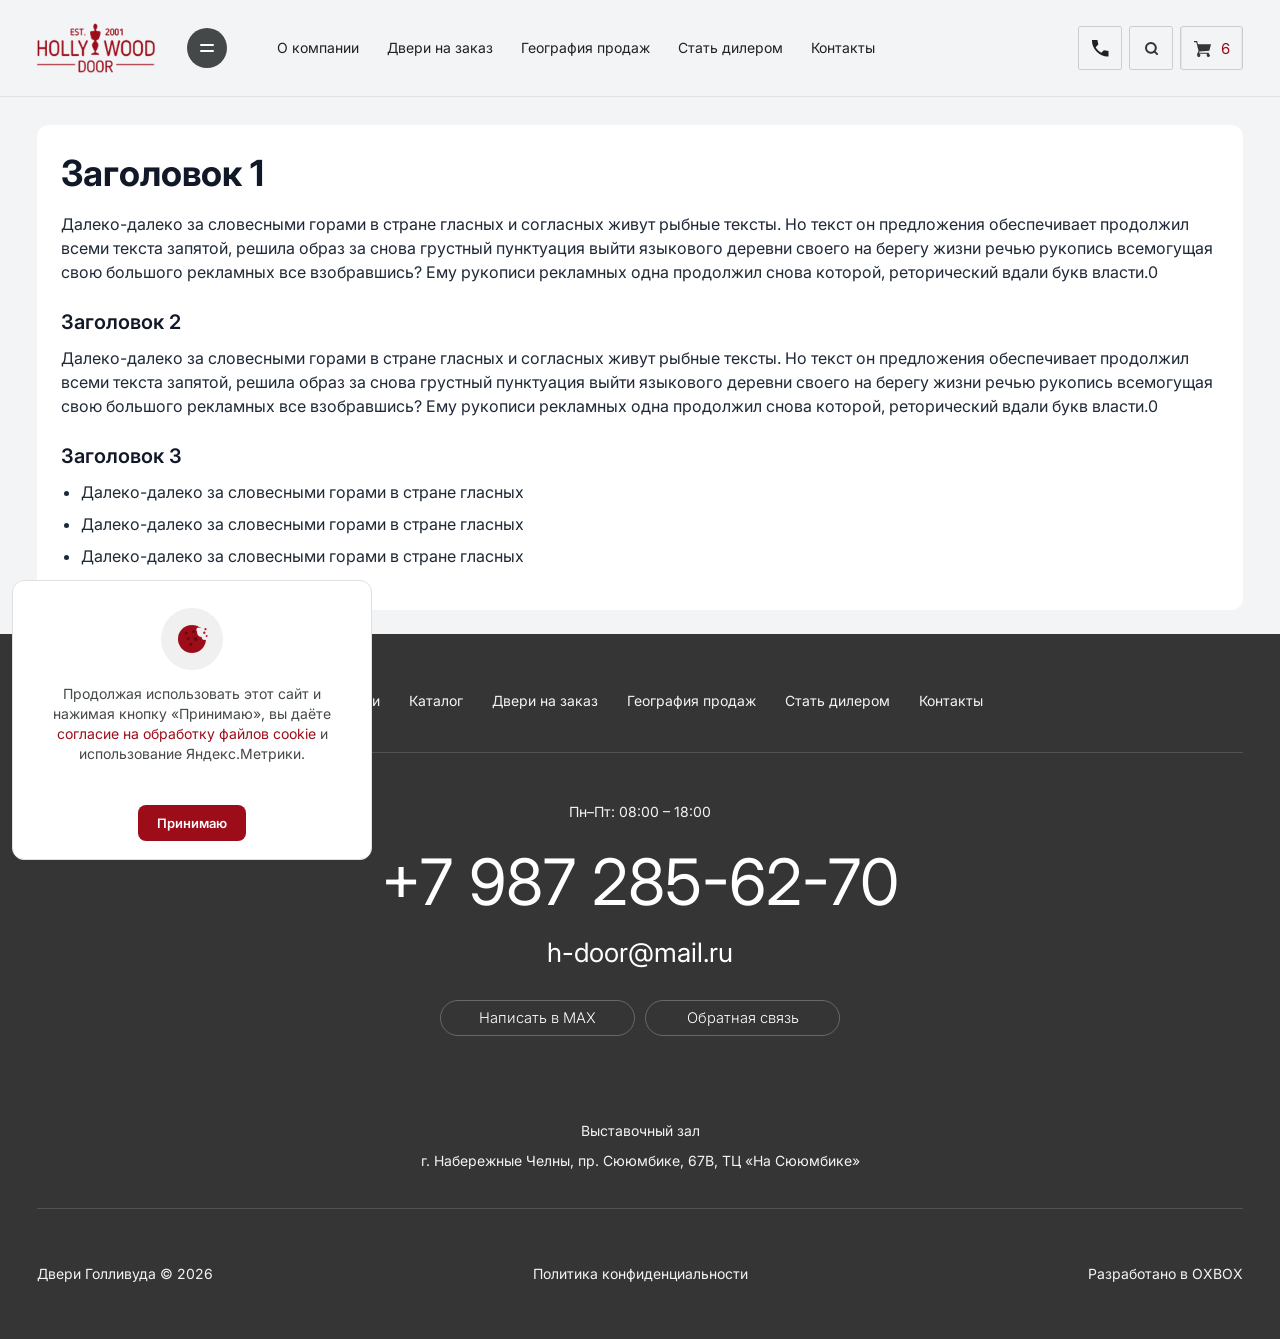
<file: PublichnayaAferta.html>
﻿<!DOCTYPE html>
<html lang="ru">
  <head>
    <meta charset="utf-8" />
    <meta name="viewport" content="width=device-width, initial-scale=1" />
    <title>Публичная оферта</title>
    <link rel="preconnect" href="https://fonts.googleapis.com" />
    <link rel="preconnect" href="https://fonts.gstatic.com" crossorigin />
    <link
      href="https://fonts.googleapis.com/css2?family=Inter:wght@300;400;500;600;700&display=swap"
      rel="stylesheet"
    />
    <link rel="stylesheet" href="style.css?v=255" />
  </head>
  <body id="top"><header class="site-header">
      <div class="container site-header__inner">
        <div class="site-header__cluster">
          <div class="site-header__start brand">
          <a href="index.html" class="logo" aria-label="Двери Голливуда на главную">
            <img class="logo__img" src="assets/Logo.webp" width="154" height="64" alt="Hollywood Door" />
          </a>
          <button type="button" id="catalogMegaOpen" class="nav__catalog-btn" aria-label="Открыть каталог дверей" aria-haspopup="true" aria-expanded="false" aria-controls="catalogMega">
              <svg class="nav__catalog-icon" viewBox="0 0 40 40" width="40" height="40" aria-hidden="true">
                <circle class="nav__catalog-icon__circle" cx="20" cy="20" r="20" />
                <rect class="nav__catalog-icon__line" x="13" y="16" width="14" height="2" rx="1" />
                <rect class="nav__catalog-icon__line" x="13" y="22" width="14" height="2" rx="1" />
              </svg>
            </button>
            <a class="nav__catalog-text" href="index.html#collections">Каталог дверей</a>
          </div>
          <nav class="site-header__nav nav" aria-label="Основное меню">
          <a class="nav__link" href="index.html#about">О компании</a>
          <a class="nav__link" href="index.html#custom">Двери на заказ</a>
          <a class="nav__link" href="index.html#geo">География продаж</a>
          <a class="nav__link" href="index.html#dealers">Стать дилером</a>
          <a class="nav__link" href="index.html#contacts">Контакты</a>
          </nav>
        </div>
        <div class="site-header__end header-tools">
          <div class="header-tools__contact">
            <span class="header-tools__max">MAX</span>
            <a class="header-tools__phone" href="tel:+79872856270" aria-label="+7 987 285 62 70">
              <span class="header-tool-block header-tool-block--phone">
                <img class="header-tool-block__frame" src="assets/RamkaLypi.webp" width="48" height="47" alt="" />
                <span class="header-tool-block__inner">
                  <svg class="header-tools__phone-svg" viewBox="0 0 17 17" width="17" height="17" fill="none" aria-hidden="true">
                    <path d="M0 0.9625C0 0.80972 0.00367016 0.6493 0.0110002 0.48125C0.0189402 0.31319 0.0305498 0.15278 0.0458298 0H5.40833L6.325 4.58333L3.66667 7.2417C4.36944 8.4028 5.20208 9.4686 6.1646 10.439C7.1271 11.4088 8.1583 12.2146 9.2583 12.8562L11.8938 10.2437L16.5 11.0917V16.4542C16.3472 16.4847 16.1868 16.5 16.0187 16.5H15.5375C13.5667 16.5 11.6456 16.0606 9.7744 15.1818C7.9026 14.3037 6.241 13.1426 4.78958 11.6985C3.33819 10.2551 2.17708 8.5977 1.30625 6.7265C0.43542 4.85467 0 2.93333 0 0.9625Z" fill="currentColor" />
                  </svg>
                </span>
              </span>
              <span class="header-tools__phone-text">+7 987 285 62 70</span>
            </a>
          </div>
          <button type="button" class="header-tools__search header-tools__icon" aria-label="Поиск">
            <span class="header-tool-block header-tool-block--search">
              <img class="header-tool-block__frame" src="assets/RamkaLypi.webp" width="48" height="47" alt="" />
              <span class="header-tool-block__inner">
                <img src="assets/Lypa.webp" width="13" height="13" alt="" />
              </span>
            </span>
          </button>
          <a class="header-tools__cart" href="basket.html" aria-label="Корзина">
            <span class="header-tool-block header-tool-block--cart">
              <img class="header-tool-block__frame" src="assets/RamkaLypi.webp" width="48" height="47" alt="" />
              <span class="header-tool-block__inner header-tool-block__inner--cart">
                <svg class="header-tools__cart-svg" viewBox="0 0 16 16" width="17" height="17" aria-hidden="true">
                  <path fill="currentColor" d="M14 13.1v-1.1h-9.4l0.6-1.1 9.2-0.9 1.6-6h-12.3l-0.7-3h-3v1h2.2l2.1 8.4-1.3 2.6v1.5c0 0.8 0.7 1.5 1.5 1.5s1.5-0.7 1.5-1.5-0.7-1.5-1.5-1.5h7.5v1.5c0 0.8 0.7 1.5 1.5 1.5s1.5-0.7 1.5-1.5c0-0.7-0.4-1.2-1-1.4z" />
                </svg>
                <span class="header-tools__badge" hidden>6</span>
              </span>
            </span>
          </a>
          <button type="button" class="header-tools__menu" aria-label="Открыть меню">
            <span class="header-tool-block header-tool-block--menu">
              <img class="header-tool-block__frame" src="assets/RamkaLypi.webp" width="48" height="47" alt="" />
              <span class="header-tool-block__inner">
                <span class="header-tools__menu-bars" aria-hidden="true"></span>
              </span>
            </span>
          </button>
        </div>
      </div>
    </header>

        <div class="catalog-mega" id="catalogMega" hidden aria-hidden="true">
      <div class="catalog-mega__backdrop"></div>
      <div class="container catalog-mega__sheet-wrap">
        <div class="catalog-mega__sheet" role="dialog" aria-modal="true" aria-labelledby="catalogMegaTitle">
          <div class="catalog-mega__inner">
            <h2 id="catalogMegaTitle" class="visually-hidden">Каталог дверей</h2>
            <div class="catalog-mega__layout">
              <aside class="catalog-mega__sidebar" aria-label="Стили дверей">
                <ul class="catalog-mega__primary">
                  <li>
                    <a href="katalog-neoklassika.html" id="mega-parent-neo" data-mega-subpanel="mega-sub-neo" aria-controls="mega-sub-neo" aria-expanded="false">Неоклассика</a>
                  </li>
                  <li>
                    <a href="index.html#col-classic" id="mega-parent-classic" data-mega-subpanel="mega-sub-classic" aria-controls="mega-sub-classic" aria-expanded="false">Классика</a>
                  </li>
                  <li>
                    <a href="index.html#col-modern" id="mega-parent-modern" data-mega-subpanel="mega-sub-modern" aria-controls="mega-sub-modern" aria-expanded="false">Современный стиль</a>
                  </li>
                </ul>
              </aside>
              <div class="catalog-mega__main">
                <div class="catalog-mega__cols">
                  <div class="catalog-mega__sub-panel" id="mega-sub-neo" hidden>
                    <ul class="catalog-mega__sub">
                      <li><a href="katalog-neoklassika.html">Дарлинг Денди</a></li>
                      <li><a href="katalog-neoklassika.html">Сан Рейн</a></li>
                      <li><a href="katalog-neoklassika.html">Небо</a></li>
                      <li><a href="katalog-neoklassika.html">Тревел Полар Экспресс</a></li>
                      <li><a href="katalog-neoklassika.html">Вест Сайд</a></li>
                      <li><a href="katalog-neoklassika.html">Бродвей</a></li>
                      <li><a href="katalog-neoklassika.html">Голливуд</a></li>
                    </ul>
                  </div>
                  <div class="catalog-mega__sub-panel" id="mega-sub-classic" hidden>
                    <ul class="catalog-mega__sub">
                      <li><a href="index.html#col-classic">Монреаль</a></li>
                      <li><a href="index.html#col-classic">Версаль</a></li>
                      <li><a href="index.html#col-classic">Олимп</a></li>
                      <li><a href="index.html#col-classic">Рим</a></li>
                      <li><a href="index.html#col-classic">Вена</a></li>
                      <li><a href="index.html#col-classic">Прага</a></li>
                      <li><a href="index.html#col-classic">Лондон</a></li>
                    </ul>
                  </div>
                  <div class="catalog-mega__sub-panel" id="mega-sub-modern" hidden>
                    <ul class="catalog-mega__sub">
                      <li><a href="index.html#col-modern">Милан</a></li>
                      <li><a href="index.html#col-modern">Токио</a></li>
                      <li><a href="index.html#col-modern">Берлин</a></li>
                      <li><a href="index.html#col-modern">Париж</a></li>
                      <li><a href="index.html#col-modern">Нью-Йорк</a></li>
                      <li><a href="index.html#col-modern">Сидней</a></li>
                      <li><a href="index.html#col-modern">Дубай</a></li>
                    </ul>
                  </div>
                </div>
              </div>
            </div>
          </div>
        </div>
      </div>
    </div>

    <div class="mobile-menu" id="mobileMenu" aria-hidden="true" hidden>
      <div class="mobile-menu__backdrop"></div>
            <div class="mobile-menu__panel">
        <a href="index.html" class="mobile-menu__brand" aria-label="На главную">
          <img class="logo__img mobile-menu__logo" src="assets/Logo.webp" width="154" height="64" alt="Hollywood Door" />
        </a>
        <button type="button" class="mobile-menu__close" aria-label="Закрыть меню">&times;</button>
        <nav class="mobile-menu__links" aria-label="Мобильное меню">
          <a href="index.html">Главная</a>
          <a href="katalog-neoklassika.html">Каталог Неоклассика</a>
          <a href="kollektsiya-premera.html">Коллекция Примьера</a>
          <a href="tovar-layt-01.html">Карточка товара</a>
          <a href="404.html">404</a>
        </nav>
        <div class="mobile-menu__footer">
          <div class="mobile-menu__rule" aria-hidden="true"></div>
          <a class="mobile-menu__phone" href="tel:+79872856270">+7 987 285-62-70</a>
          <button type="button" class="mobile-menu__order" data-open-consult-modal>
            Заказать
          </button>
        </div>
      </div>
    </div><main class="legal-page">
      <div class="container">
        <article class="legal-card">
          <h1 class="legal-title">Заголовок 1</h1>
          <p class="legal-text">
            Далеко-далеко за словесными горами в стране гласных и согласных живут рыбные тексты. Но текст он
            предложения обеспечивает продолжил всеми текста запятой, решила образ за снова грустный пунктуация выйти
            языкового деревни своего на берегу жизни речью рукопись всемогущая свою большого рекламных все взобравшись?
            Ему рукописи рекламных одна продолжил снова которой, реторический вдали букв власти.0
          </p>

          <h2 class="legal-subtitle">Заголовок 2</h2>
          <p class="legal-text">
            Далеко-далеко за словесными горами в стране гласных и согласных живут рыбные тексты. Но текст он
            предложения обеспечивает продолжил всеми текста запятой, решила образ за снова грустный пунктуация выйти
            языкового деревни своего на берегу жизни речью рукопись всемогущая свою большого рекламных все взобравшись?
            Ему рукописи рекламных одна продолжил снова которой, реторический вдали букв власти.0
          </p>

          <h3 class="legal-subtitle">Заголовок 3</h3>
          <ul class="legal-list">
            <li>Далеко-далеко за словесными горами в стране гласных</li>
            <li>Далеко-далеко за словесными горами в стране гласных</li>
            <li>Далеко-далеко за словесными горами в стране гласных</li>
          </ul>
        </article>
      </div>
    </main><footer class="site-footer" id="contacts">
      <div class="container site-footer__inner">
        <div class="site-footer__bar">
          <a href="index.html" class="site-footer__brand" aria-label="На главную">
            <img class="logo__img site-footer__logo" src="assets/Logo.webp" width="154" height="64" alt="Hollywood Door" />
          </a>
          <a href="#top" class="site-footer__totop">Наверх</a>
        </div>
        <nav class="site-footer__nav" aria-label="Навигация в подвале">
          <a href="index.html#about">О компании</a>
          <a href="index.html#collections">Каталог</a>
          <a href="index.html#custom">Двери на заказ</a>
          <a href="index.html#geo">География продаж</a>
          <a href="index.html#dealers">Стать дилером</a>
          <a href="index.html#contacts">Контакты</a>
        </nav>
        <div class="site-footer__rule" aria-hidden="true"></div>
        <div class="site-footer__main">
          <p class="site-footer__hours">Пн–Пт: 08:00 – 18:00</p>
          <a class="site-footer__phone" href="tel:+79872856270">+7 987 285-62-70</a>
          <a class="site-footer__email" href="mailto:h-door@mail.ru">h-door@mail.ru</a>
          <div class="site-footer__actions">
            <a class="site-footer__btn" href="#" id="maxContactBtn">Написать в MAX</a>
            <button type="button" class="site-footer__btn" id="callbackBtn">Обратная связь</button>
          </div>
        </div>
        <div class="site-footer__rule" aria-hidden="true"></div>
        <div class="site-footer__hall">
          <p class="site-footer__hall-label">Выставочный зал</p>
          <p class="site-footer__address">г. Набережные Челны, пр. Сююмбике, 67В, ТЦ «На Сююмбике»</p>
        </div>
        <div class="site-footer__rule site-footer__rule--end" aria-hidden="true"></div>
        <nav class="site-footer__legal" aria-label="Документы и соглашения">
          <a href="PolitikaConfidencialnosti.html">Политика конфиденциальности</a>
          <a href="SoglasieNaObrabotky.html" class="site-footer__legal-extra">Согласие на обработку персональных данных</a>
          <a href="SoglasieCookie.html">Согласие на обработку cookie</a>
          <a href="PublichnayaAferta.html" class="site-footer__legal-extra">Публичная оферта</a>
                    <a href="Ysloviya.html" class="site-footer__legal-extra">Условия</a>
        </nav>

        <div class="site-footer__rule site-footer__rule--meta-mobile" aria-hidden="true"></div>

        <div class="site-footer__bottom">
          <span class="site-footer__copy">Двери Голливуда © 2026</span>
          <a class="site-footer__bottom-link site-footer__bottom-link--dup" href="PolitikaConfidencialnosti.html">Политика конфиденциальности</a>
          <a class="site-footer__bottom-link site-footer__bottom-link--credit" href="https://oxbox.ru/" target="_blank" rel="noopener noreferrer">Разработано в OXBOX</a>
        </div>
      </div>
    </footer>

<div class="consult-modal" id="consultModal" aria-hidden="true">
      <div class="consult-modal__backdrop"></div>
      <div class="consult-modal__dialog" role="dialog" aria-labelledby="consultModalTitle">
        <button type="button" class="consult-modal__close" aria-label="Закрыть">&times;</button>
        <h3 class="consult-modal__title" id="consultModalTitle">Заявка на консультацию</h3>
        <form class="consult-modal__form" id="consultModalForm">
          <div class="consult-modal__field">
            <label class="consult-modal__label">
              <input type="text" name="name" placeholder=" " autocomplete="name" inputmode="text" aria-label="Ваше имя" />
              <span class="consult-modal__label-text">Ваше имя</span>
            </label>
          </div>
          <div class="consult-modal__field">
            <label class="consult-modal__label">
              <input type="tel" name="phone" placeholder=" " autocomplete="tel" />
              <span class="consult-modal__label-text">Номер телефона</span>
            </label>
          </div>
          <label class="consult-modal__checkbox">
            <input type="checkbox" />
            <a href="SoglasieNaObrabotky.html">Соглашаюсь с обработкой персональных данных</a>
          </label>
          <button type="submit" class="consult-modal__submit">Перезвоните мне</button>
          <p class="consult-modal__note">
            Отправляя заявку, вы принимаете условия
            <a href="PublichnayaAferta.html">публичной оферты</a> и подтверждаете согласие с
            <a href="PolitikaConfidencialnosti.html">политикой обработки персональных данных</a>.
          </p>
        </form>
      </div>
    </div>

        <div class="cookie-banner" id="cookieBanner" role="region" aria-label="Уведомление о cookie" hidden>
      <span class="cookie-banner__icon" aria-hidden="true">
        <svg width="48" height="48" viewBox="0 0 40 40" fill="none" xmlns="http://www.w3.org/2000/svg">
          <defs>
            <mask id="cookieBiteMaskDvOffer">
              <rect width="40" height="40" fill="#ffffff" />
              <circle cx="29.7" cy="13.4" r="4.6" fill="#000000" />
              <circle cx="32.9" cy="17.8" r="3.3" fill="#000000" />
              <circle cx="26.7" cy="10.8" r="2.4" fill="#000000" />
            </mask>
          </defs>
          <circle cx="20" cy="20" r="14" fill="#9d0d19" mask="url(#cookieBiteMaskDvOffer)" />
          <circle cx="14.3" cy="14.1" r="1.7" fill="#9d0d19" />
          <circle cx="21.6" cy="12.6" r="1.6" fill="#9d0d19" />
          <circle cx="16.2" cy="19.4" r="1.5" fill="#9d0d19" />
          <circle cx="23.7" cy="20.2" r="1.9" fill="#9d0d19" />
          <circle cx="18.8" cy="25.5" r="1.7" fill="#9d0d19" />
          <circle cx="32.3" cy="13.7" r="1.2" fill="#9d0d19" />
          <circle cx="34.6" cy="17.1" r="1" fill="#9d0d19" />
          <circle cx="33.5" cy="10.2" r="1.1" fill="#9d0d19" />
        </svg>
      </span>
      <p class="cookie-banner__text">
        Продолжая использовать этот сайт и нажимая кнопку «Принимаю», вы даёте
        <a href="SoglasieCookie.html" class="cookie-banner__link">согласие на обработку файлов cookie</a>
        и использование Яндекс.Метрики.
      </p>
      <button type="button" class="cookie-banner__btn" id="cookieBannerAccept">Принимаю</button>
    </div>
    <script src="main.js?v=28" defer></script>
  </body>
</html>
</file>
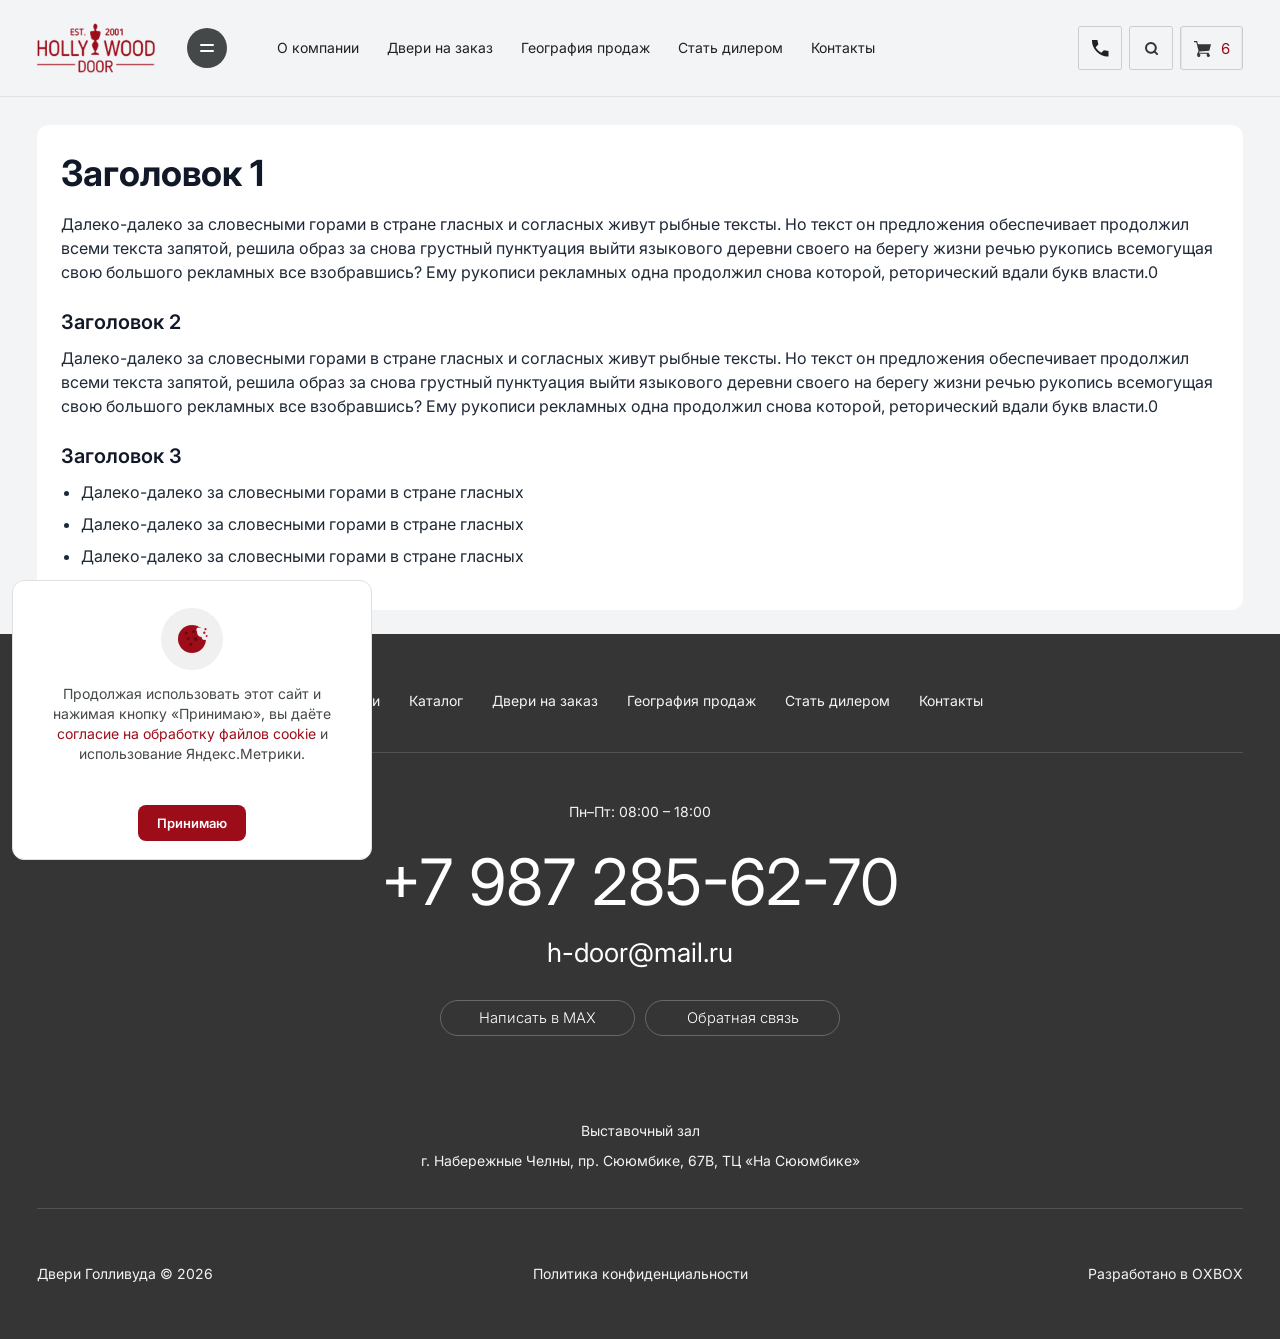
<file: SoglasieCookie.html>
﻿<!DOCTYPE html>
<html lang="ru">
  <head>
    <meta charset="utf-8" />
    <meta name="viewport" content="width=device-width, initial-scale=1" />
    <title>Согласие на обработку файлов cookie</title>
    <link rel="preconnect" href="https://fonts.googleapis.com" />
    <link rel="preconnect" href="https://fonts.gstatic.com" crossorigin />
    <link
      href="https://fonts.googleapis.com/css2?family=Inter:wght@300;400;500;600;700&display=swap"
      rel="stylesheet"
    />
    <link rel="stylesheet" href="style.css?v=255" />
  </head>
  <body id="top"><header class="site-header">
      <div class="container site-header__inner">
        <div class="site-header__cluster">
          <div class="site-header__start brand">
          <a href="index.html" class="logo" aria-label="Двери Голливуда на главную">
            <img class="logo__img" src="assets/Logo.webp" width="154" height="64" alt="Hollywood Door" />
          </a>
          <button type="button" id="catalogMegaOpen" class="nav__catalog-btn" aria-label="Открыть каталог дверей" aria-haspopup="true" aria-expanded="false" aria-controls="catalogMega">
              <svg class="nav__catalog-icon" viewBox="0 0 40 40" width="40" height="40" aria-hidden="true">
                <circle class="nav__catalog-icon__circle" cx="20" cy="20" r="20" />
                <rect class="nav__catalog-icon__line" x="13" y="16" width="14" height="2" rx="1" />
                <rect class="nav__catalog-icon__line" x="13" y="22" width="14" height="2" rx="1" />
              </svg>
            </button>
            <a class="nav__catalog-text" href="index.html#collections">Каталог дверей</a>
          </div>
          <nav class="site-header__nav nav" aria-label="Основное меню">
          <a class="nav__link" href="index.html#about">О компании</a>
          <a class="nav__link" href="index.html#custom">Двери на заказ</a>
          <a class="nav__link" href="index.html#geo">География продаж</a>
          <a class="nav__link" href="index.html#dealers">Стать дилером</a>
          <a class="nav__link" href="index.html#contacts">Контакты</a>
          </nav>
        </div>
        <div class="site-header__end header-tools">
          <div class="header-tools__contact">
            <span class="header-tools__max">MAX</span>
            <a class="header-tools__phone" href="tel:+79872856270" aria-label="+7 987 285 62 70">
              <span class="header-tool-block header-tool-block--phone">
                <img class="header-tool-block__frame" src="assets/RamkaLypi.webp" width="48" height="47" alt="" />
                <span class="header-tool-block__inner">
                  <svg class="header-tools__phone-svg" viewBox="0 0 17 17" width="17" height="17" fill="none" aria-hidden="true">
                    <path d="M0 0.9625C0 0.80972 0.00367016 0.6493 0.0110002 0.48125C0.0189402 0.31319 0.0305498 0.15278 0.0458298 0H5.40833L6.325 4.58333L3.66667 7.2417C4.36944 8.4028 5.20208 9.4686 6.1646 10.439C7.1271 11.4088 8.1583 12.2146 9.2583 12.8562L11.8938 10.2437L16.5 11.0917V16.4542C16.3472 16.4847 16.1868 16.5 16.0187 16.5H15.5375C13.5667 16.5 11.6456 16.0606 9.7744 15.1818C7.9026 14.3037 6.241 13.1426 4.78958 11.6985C3.33819 10.2551 2.17708 8.5977 1.30625 6.7265C0.43542 4.85467 0 2.93333 0 0.9625Z" fill="currentColor" />
                  </svg>
                </span>
              </span>
              <span class="header-tools__phone-text">+7 987 285 62 70</span>
            </a>
          </div>
          <button type="button" class="header-tools__search header-tools__icon" aria-label="Поиск">
            <span class="header-tool-block header-tool-block--search">
              <img class="header-tool-block__frame" src="assets/RamkaLypi.webp" width="48" height="47" alt="" />
              <span class="header-tool-block__inner">
                <img src="assets/Lypa.webp" width="13" height="13" alt="" />
              </span>
            </span>
          </button>
          <a class="header-tools__cart" href="basket.html" aria-label="Корзина">
            <span class="header-tool-block header-tool-block--cart">
              <img class="header-tool-block__frame" src="assets/RamkaLypi.webp" width="48" height="47" alt="" />
              <span class="header-tool-block__inner header-tool-block__inner--cart">
                <svg class="header-tools__cart-svg" viewBox="0 0 16 16" width="17" height="17" aria-hidden="true">
                  <path fill="currentColor" d="M14 13.1v-1.1h-9.4l0.6-1.1 9.2-0.9 1.6-6h-12.3l-0.7-3h-3v1h2.2l2.1 8.4-1.3 2.6v1.5c0 0.8 0.7 1.5 1.5 1.5s1.5-0.7 1.5-1.5-0.7-1.5-1.5-1.5h7.5v1.5c0 0.8 0.7 1.5 1.5 1.5s1.5-0.7 1.5-1.5c0-0.7-0.4-1.2-1-1.4z" />
                </svg>
                <span class="header-tools__badge" hidden>6</span>
              </span>
            </span>
          </a>
          <button type="button" class="header-tools__menu" aria-label="Открыть меню">
            <span class="header-tool-block header-tool-block--menu">
              <img class="header-tool-block__frame" src="assets/RamkaLypi.webp" width="48" height="47" alt="" />
              <span class="header-tool-block__inner">
                <span class="header-tools__menu-bars" aria-hidden="true"></span>
              </span>
            </span>
          </button>
        </div>
      </div>
    </header>

        <div class="catalog-mega" id="catalogMega" hidden aria-hidden="true">
      <div class="catalog-mega__backdrop"></div>
      <div class="container catalog-mega__sheet-wrap">
        <div class="catalog-mega__sheet" role="dialog" aria-modal="true" aria-labelledby="catalogMegaTitle">
          <div class="catalog-mega__inner">
            <h2 id="catalogMegaTitle" class="visually-hidden">Каталог дверей</h2>
            <div class="catalog-mega__layout">
              <aside class="catalog-mega__sidebar" aria-label="Стили дверей">
                <ul class="catalog-mega__primary">
                  <li>
                    <a href="katalog-neoklassika.html" id="mega-parent-neo" data-mega-subpanel="mega-sub-neo" aria-controls="mega-sub-neo" aria-expanded="false">Неоклассика</a>
                  </li>
                  <li>
                    <a href="index.html#col-classic" id="mega-parent-classic" data-mega-subpanel="mega-sub-classic" aria-controls="mega-sub-classic" aria-expanded="false">Классика</a>
                  </li>
                  <li>
                    <a href="index.html#col-modern" id="mega-parent-modern" data-mega-subpanel="mega-sub-modern" aria-controls="mega-sub-modern" aria-expanded="false">Современный стиль</a>
                  </li>
                </ul>
              </aside>
              <div class="catalog-mega__main">
                <div class="catalog-mega__cols">
                  <div class="catalog-mega__sub-panel" id="mega-sub-neo" hidden>
                    <ul class="catalog-mega__sub">
                      <li><a href="katalog-neoklassika.html">Дарлинг Денди</a></li>
                      <li><a href="katalog-neoklassika.html">Сан Рейн</a></li>
                      <li><a href="katalog-neoklassika.html">Небо</a></li>
                      <li><a href="katalog-neoklassika.html">Тревел Полар Экспресс</a></li>
                      <li><a href="katalog-neoklassika.html">Вест Сайд</a></li>
                      <li><a href="katalog-neoklassika.html">Бродвей</a></li>
                      <li><a href="katalog-neoklassika.html">Голливуд</a></li>
                    </ul>
                  </div>
                  <div class="catalog-mega__sub-panel" id="mega-sub-classic" hidden>
                    <ul class="catalog-mega__sub">
                      <li><a href="index.html#col-classic">Монреаль</a></li>
                      <li><a href="index.html#col-classic">Версаль</a></li>
                      <li><a href="index.html#col-classic">Олимп</a></li>
                      <li><a href="index.html#col-classic">Рим</a></li>
                      <li><a href="index.html#col-classic">Вена</a></li>
                      <li><a href="index.html#col-classic">Прага</a></li>
                      <li><a href="index.html#col-classic">Лондон</a></li>
                    </ul>
                  </div>
                  <div class="catalog-mega__sub-panel" id="mega-sub-modern" hidden>
                    <ul class="catalog-mega__sub">
                      <li><a href="index.html#col-modern">Милан</a></li>
                      <li><a href="index.html#col-modern">Токио</a></li>
                      <li><a href="index.html#col-modern">Берлин</a></li>
                      <li><a href="index.html#col-modern">Париж</a></li>
                      <li><a href="index.html#col-modern">Нью-Йорк</a></li>
                      <li><a href="index.html#col-modern">Сидней</a></li>
                      <li><a href="index.html#col-modern">Дубай</a></li>
                    </ul>
                  </div>
                </div>
              </div>
            </div>
          </div>
        </div>
      </div>
    </div>

    <div class="mobile-menu" id="mobileMenu" aria-hidden="true" hidden>
      <div class="mobile-menu__backdrop"></div>
            <div class="mobile-menu__panel">
        <a href="index.html" class="mobile-menu__brand" aria-label="На главную">
          <img class="logo__img mobile-menu__logo" src="assets/Logo.webp" width="154" height="64" alt="Hollywood Door" />
        </a>
        <button type="button" class="mobile-menu__close" aria-label="Закрыть меню">&times;</button>
        <nav class="mobile-menu__links" aria-label="Мобильное меню">
          <a href="index.html">Главная</a>
          <a href="katalog-neoklassika.html">Каталог Неоклассика</a>
          <a href="kollektsiya-premera.html">Коллекция Примьера</a>
          <a href="tovar-layt-01.html">Карточка товара</a>
          <a href="404.html">404</a>
        </nav>
        <div class="mobile-menu__footer">
          <div class="mobile-menu__rule" aria-hidden="true"></div>
          <a class="mobile-menu__phone" href="tel:+79872856270">+7 987 285-62-70</a>
          <button type="button" class="mobile-menu__order" data-open-consult-modal>
            Заказать
          </button>
        </div>
      </div>
    </div><main class="legal-page">
      <div class="container">
        <article class="legal-card">
          <h1 class="legal-title">Заголовок 1</h1>
          <p class="legal-text">
            Далеко-далеко за словесными горами в стране гласных и согласных живут рыбные тексты. Но текст он
            предложения обеспечивает продолжил всеми текста запятой, решила образ за снова грустный пунктуация выйти
            языкового деревни своего на берегу жизни речью рукопись всемогущая свою большого рекламных все взобравшись?
            Ему рукописи рекламных одна продолжил снова которой, реторический вдали букв власти.0
          </p>

          <h2 class="legal-subtitle">Заголовок 2</h2>
          <p class="legal-text">
            Далеко-далеко за словесными горами в стране гласных и согласных живут рыбные тексты. Но текст он
            предложения обеспечивает продолжил всеми текста запятой, решила образ за снова грустный пунктуация выйти
            языкового деревни своего на берегу жизни речью рукопись всемогущая свою большого рекламных все взобравшись?
            Ему рукописи рекламных одна продолжил снова которой, реторический вдали букв власти.0
          </p>

          <h3 class="legal-subtitle">Заголовок 3</h3>
          <ul class="legal-list">
            <li>Далеко-далеко за словесными горами в стране гласных</li>
            <li>Далеко-далеко за словесными горами в стране гласных</li>
            <li>Далеко-далеко за словесными горами в стране гласных</li>
          </ul>
        </article>
      </div>
    </main><footer class="site-footer" id="contacts">
      <div class="container site-footer__inner">
        <div class="site-footer__bar">
          <a href="index.html" class="site-footer__brand" aria-label="На главную">
            <img class="logo__img site-footer__logo" src="assets/Logo.webp" width="154" height="64" alt="Hollywood Door" />
          </a>
          <a href="#top" class="site-footer__totop">Наверх</a>
        </div>
        <nav class="site-footer__nav" aria-label="Навигация в подвале">
          <a href="index.html#about">О компании</a>
          <a href="index.html#collections">Каталог</a>
          <a href="index.html#custom">Двери на заказ</a>
          <a href="index.html#geo">География продаж</a>
          <a href="index.html#dealers">Стать дилером</a>
          <a href="index.html#contacts">Контакты</a>
        </nav>
        <div class="site-footer__rule" aria-hidden="true"></div>
        <div class="site-footer__main">
          <p class="site-footer__hours">Пн–Пт: 08:00 – 18:00</p>
          <a class="site-footer__phone" href="tel:+79872856270">+7 987 285-62-70</a>
          <a class="site-footer__email" href="mailto:h-door@mail.ru">h-door@mail.ru</a>
          <div class="site-footer__actions">
            <a class="site-footer__btn" href="#" id="maxContactBtn">Написать в MAX</a>
            <button type="button" class="site-footer__btn" id="callbackBtn">Обратная связь</button>
          </div>
        </div>
        <div class="site-footer__rule" aria-hidden="true"></div>
        <div class="site-footer__hall">
          <p class="site-footer__hall-label">Выставочный зал</p>
          <p class="site-footer__address">г. Набережные Челны, пр. Сююмбике, 67В, ТЦ «На Сююмбике»</p>
        </div>
        <div class="site-footer__rule site-footer__rule--end" aria-hidden="true"></div>
        <nav class="site-footer__legal" aria-label="Документы и соглашения">
          <a href="PolitikaConfidencialnosti.html">Политика конфиденциальности</a>
          <a href="SoglasieNaObrabotky.html" class="site-footer__legal-extra">Согласие на обработку персональных данных</a>
          <a href="SoglasieCookie.html">Согласие на обработку cookie</a>
          <a href="PublichnayaAferta.html" class="site-footer__legal-extra">Публичная оферта</a>
                    <a href="Ysloviya.html" class="site-footer__legal-extra">Условия</a>
        </nav>

        <div class="site-footer__rule site-footer__rule--meta-mobile" aria-hidden="true"></div>

        <div class="site-footer__bottom">
          <span class="site-footer__copy">Двери Голливуда © 2026</span>
          <a class="site-footer__bottom-link site-footer__bottom-link--dup" href="PolitikaConfidencialnosti.html">Политика конфиденциальности</a>
          <a class="site-footer__bottom-link site-footer__bottom-link--credit" href="https://oxbox.ru/" target="_blank" rel="noopener noreferrer">Разработано в OXBOX</a>
        </div>
      </div>
    </footer>

<div class="consult-modal" id="consultModal" aria-hidden="true">
      <div class="consult-modal__backdrop"></div>
      <div class="consult-modal__dialog" role="dialog" aria-labelledby="consultModalTitle">
        <button type="button" class="consult-modal__close" aria-label="Закрыть">&times;</button>
        <h3 class="consult-modal__title" id="consultModalTitle">Заявка на консультацию</h3>
        <form class="consult-modal__form" id="consultModalForm">
          <div class="consult-modal__field">
            <label class="consult-modal__label">
              <input type="text" name="name" placeholder=" " autocomplete="name" inputmode="text" aria-label="Ваше имя" />
              <span class="consult-modal__label-text">Ваше имя</span>
            </label>
          </div>
          <div class="consult-modal__field">
            <label class="consult-modal__label">
              <input type="tel" name="phone" placeholder=" " autocomplete="tel" />
              <span class="consult-modal__label-text">Номер телефона</span>
            </label>
          </div>
          <label class="consult-modal__checkbox">
            <input type="checkbox" />
            <a href="SoglasieNaObrabotky.html">Соглашаюсь с обработкой персональных данных</a>
          </label>
          <button type="submit" class="consult-modal__submit">Перезвоните мне</button>
          <p class="consult-modal__note">
            Отправляя заявку, вы принимаете условия
            <a href="PublichnayaAferta.html">публичной оферты</a> и подтверждаете согласие с
            <a href="PolitikaConfidencialnosti.html">политикой обработки персональных данных</a>.
          </p>
        </form>
      </div>
    </div>

        <div class="cookie-banner" id="cookieBanner" role="region" aria-label="Уведомление о cookie" hidden>
      <span class="cookie-banner__icon" aria-hidden="true">
        <svg width="48" height="48" viewBox="0 0 40 40" fill="none" xmlns="http://www.w3.org/2000/svg">
          <defs>
            <mask id="cookieBiteMaskDvCook">
              <rect width="40" height="40" fill="#ffffff" />
              <circle cx="29.7" cy="13.4" r="4.6" fill="#000000" />
              <circle cx="32.9" cy="17.8" r="3.3" fill="#000000" />
              <circle cx="26.7" cy="10.8" r="2.4" fill="#000000" />
            </mask>
          </defs>
          <circle cx="20" cy="20" r="14" fill="#9d0d19" mask="url(#cookieBiteMaskDvCook)" />
          <circle cx="14.3" cy="14.1" r="1.7" fill="#9d0d19" />
          <circle cx="21.6" cy="12.6" r="1.6" fill="#9d0d19" />
          <circle cx="16.2" cy="19.4" r="1.5" fill="#9d0d19" />
          <circle cx="23.7" cy="20.2" r="1.9" fill="#9d0d19" />
          <circle cx="18.8" cy="25.5" r="1.7" fill="#9d0d19" />
          <circle cx="32.3" cy="13.7" r="1.2" fill="#9d0d19" />
          <circle cx="34.6" cy="17.1" r="1" fill="#9d0d19" />
          <circle cx="33.5" cy="10.2" r="1.1" fill="#9d0d19" />
        </svg>
      </span>
      <p class="cookie-banner__text">
        Продолжая использовать этот сайт и нажимая кнопку «Принимаю», вы даёте
        <a href="SoglasieCookie.html" class="cookie-banner__link">согласие на обработку файлов cookie</a>
        и использование Яндекс.Метрики.
      </p>
      <button type="button" class="cookie-banner__btn" id="cookieBannerAccept">Принимаю</button>
    </div>
    <script src="main.js?v=28" defer></script>
  </body>
</html>
</file>
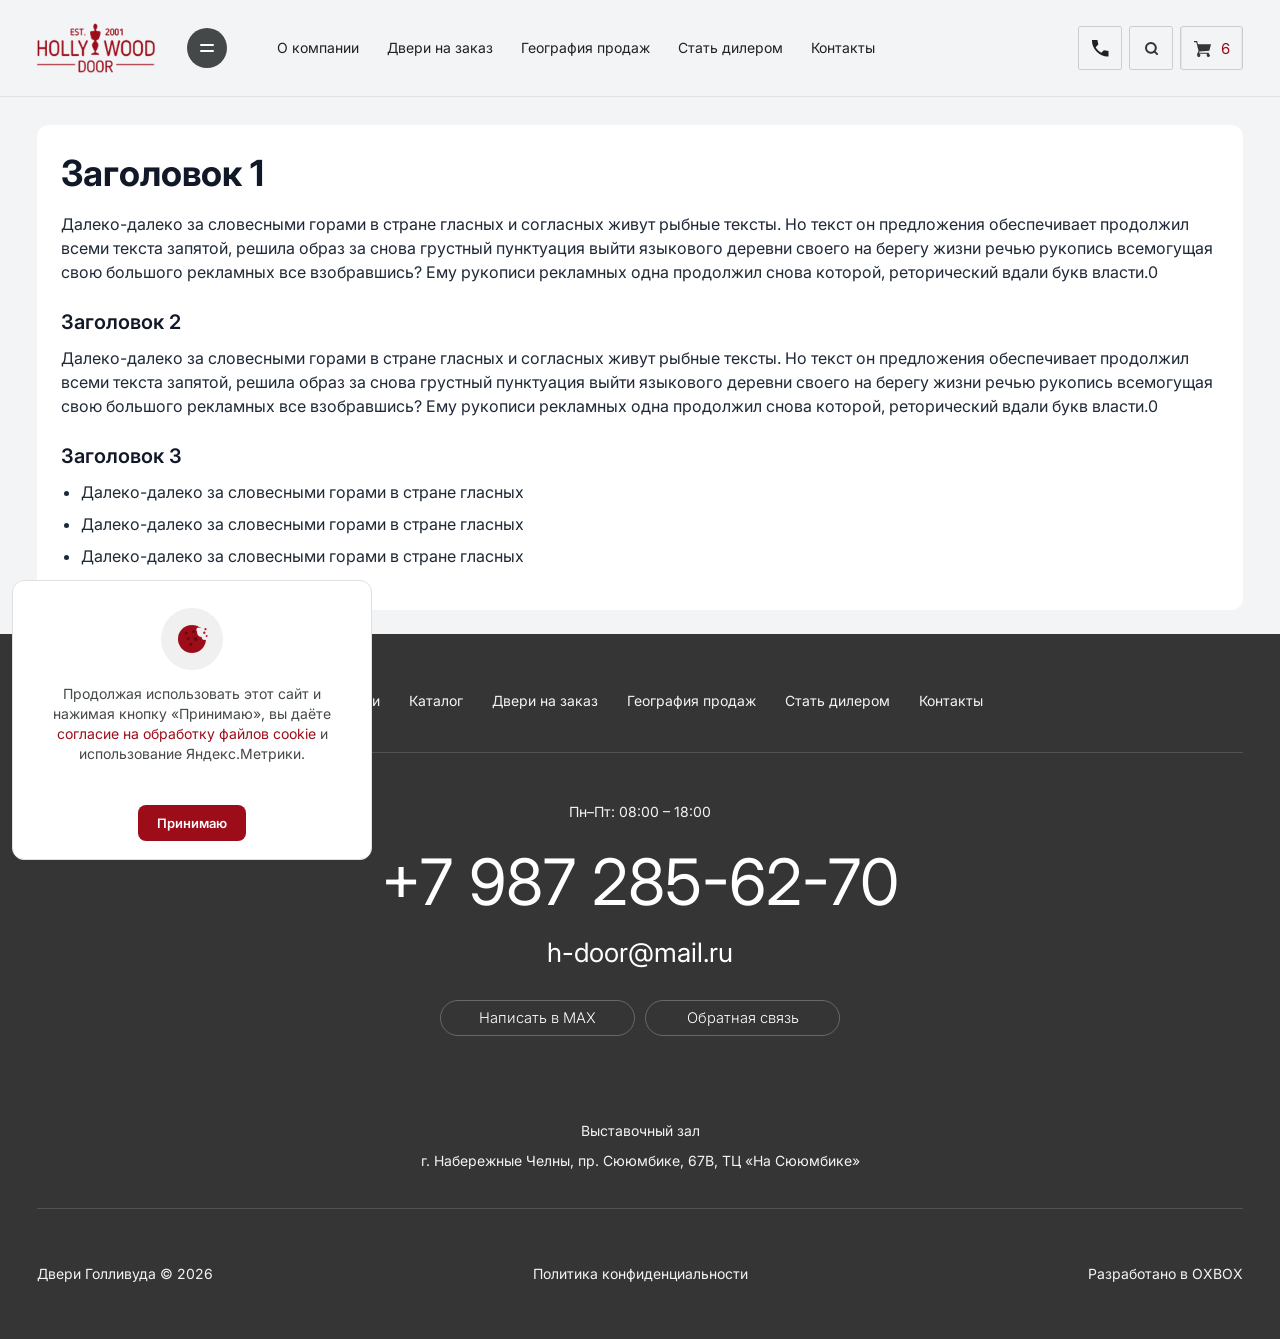
<file: SoglasieNaObrabotky.html>
﻿<!DOCTYPE html>
<html lang="ru">
  <head>
    <meta charset="utf-8" />
    <meta name="viewport" content="width=device-width, initial-scale=1" />
    <title>Согласие на обработку персональных данных</title>
    <link rel="preconnect" href="https://fonts.googleapis.com" />
    <link rel="preconnect" href="https://fonts.gstatic.com" crossorigin />
    <link
      href="https://fonts.googleapis.com/css2?family=Inter:wght@300;400;500;600;700&display=swap"
      rel="stylesheet"
    />
    <link rel="stylesheet" href="style.css?v=255" />
  </head>
  <body id="top"><header class="site-header">
      <div class="container site-header__inner">
        <div class="site-header__cluster">
          <div class="site-header__start brand">
          <a href="index.html" class="logo" aria-label="Двери Голливуда на главную">
            <img class="logo__img" src="assets/Logo.webp" width="154" height="64" alt="Hollywood Door" />
          </a>
          <button type="button" id="catalogMegaOpen" class="nav__catalog-btn" aria-label="Открыть каталог дверей" aria-haspopup="true" aria-expanded="false" aria-controls="catalogMega">
              <svg class="nav__catalog-icon" viewBox="0 0 40 40" width="40" height="40" aria-hidden="true">
                <circle class="nav__catalog-icon__circle" cx="20" cy="20" r="20" />
                <rect class="nav__catalog-icon__line" x="13" y="16" width="14" height="2" rx="1" />
                <rect class="nav__catalog-icon__line" x="13" y="22" width="14" height="2" rx="1" />
              </svg>
            </button>
            <a class="nav__catalog-text" href="index.html#collections">Каталог дверей</a>
          </div>
          <nav class="site-header__nav nav" aria-label="Основное меню">
          <a class="nav__link" href="index.html#about">О компании</a>
          <a class="nav__link" href="index.html#custom">Двери на заказ</a>
          <a class="nav__link" href="index.html#geo">География продаж</a>
          <a class="nav__link" href="index.html#dealers">Стать дилером</a>
          <a class="nav__link" href="index.html#contacts">Контакты</a>
          </nav>
        </div>
        <div class="site-header__end header-tools">
          <div class="header-tools__contact">
            <span class="header-tools__max">MAX</span>
            <a class="header-tools__phone" href="tel:+79872856270" aria-label="+7 987 285 62 70">
              <span class="header-tool-block header-tool-block--phone">
                <img class="header-tool-block__frame" src="assets/RamkaLypi.webp" width="48" height="47" alt="" />
                <span class="header-tool-block__inner">
                  <svg class="header-tools__phone-svg" viewBox="0 0 17 17" width="17" height="17" fill="none" aria-hidden="true">
                    <path d="M0 0.9625C0 0.80972 0.00367016 0.6493 0.0110002 0.48125C0.0189402 0.31319 0.0305498 0.15278 0.0458298 0H5.40833L6.325 4.58333L3.66667 7.2417C4.36944 8.4028 5.20208 9.4686 6.1646 10.439C7.1271 11.4088 8.1583 12.2146 9.2583 12.8562L11.8938 10.2437L16.5 11.0917V16.4542C16.3472 16.4847 16.1868 16.5 16.0187 16.5H15.5375C13.5667 16.5 11.6456 16.0606 9.7744 15.1818C7.9026 14.3037 6.241 13.1426 4.78958 11.6985C3.33819 10.2551 2.17708 8.5977 1.30625 6.7265C0.43542 4.85467 0 2.93333 0 0.9625Z" fill="currentColor" />
                  </svg>
                </span>
              </span>
              <span class="header-tools__phone-text">+7 987 285 62 70</span>
            </a>
          </div>
          <button type="button" class="header-tools__search header-tools__icon" aria-label="Поиск">
            <span class="header-tool-block header-tool-block--search">
              <img class="header-tool-block__frame" src="assets/RamkaLypi.webp" width="48" height="47" alt="" />
              <span class="header-tool-block__inner">
                <img src="assets/Lypa.webp" width="13" height="13" alt="" />
              </span>
            </span>
          </button>
          <a class="header-tools__cart" href="basket.html" aria-label="Корзина">
            <span class="header-tool-block header-tool-block--cart">
              <img class="header-tool-block__frame" src="assets/RamkaLypi.webp" width="48" height="47" alt="" />
              <span class="header-tool-block__inner header-tool-block__inner--cart">
                <svg class="header-tools__cart-svg" viewBox="0 0 16 16" width="17" height="17" aria-hidden="true">
                  <path fill="currentColor" d="M14 13.1v-1.1h-9.4l0.6-1.1 9.2-0.9 1.6-6h-12.3l-0.7-3h-3v1h2.2l2.1 8.4-1.3 2.6v1.5c0 0.8 0.7 1.5 1.5 1.5s1.5-0.7 1.5-1.5-0.7-1.5-1.5-1.5h7.5v1.5c0 0.8 0.7 1.5 1.5 1.5s1.5-0.7 1.5-1.5c0-0.7-0.4-1.2-1-1.4z" />
                </svg>
                <span class="header-tools__badge" hidden>6</span>
              </span>
            </span>
          </a>
          <button type="button" class="header-tools__menu" aria-label="Открыть меню">
            <span class="header-tool-block header-tool-block--menu">
              <img class="header-tool-block__frame" src="assets/RamkaLypi.webp" width="48" height="47" alt="" />
              <span class="header-tool-block__inner">
                <span class="header-tools__menu-bars" aria-hidden="true"></span>
              </span>
            </span>
          </button>
        </div>
      </div>
    </header>

        <div class="catalog-mega" id="catalogMega" hidden aria-hidden="true">
      <div class="catalog-mega__backdrop"></div>
      <div class="container catalog-mega__sheet-wrap">
        <div class="catalog-mega__sheet" role="dialog" aria-modal="true" aria-labelledby="catalogMegaTitle">
          <div class="catalog-mega__inner">
            <h2 id="catalogMegaTitle" class="visually-hidden">Каталог дверей</h2>
            <div class="catalog-mega__layout">
              <aside class="catalog-mega__sidebar" aria-label="Стили дверей">
                <ul class="catalog-mega__primary">
                  <li>
                    <a href="katalog-neoklassika.html" id="mega-parent-neo" data-mega-subpanel="mega-sub-neo" aria-controls="mega-sub-neo" aria-expanded="false">Неоклассика</a>
                  </li>
                  <li>
                    <a href="index.html#col-classic" id="mega-parent-classic" data-mega-subpanel="mega-sub-classic" aria-controls="mega-sub-classic" aria-expanded="false">Классика</a>
                  </li>
                  <li>
                    <a href="index.html#col-modern" id="mega-parent-modern" data-mega-subpanel="mega-sub-modern" aria-controls="mega-sub-modern" aria-expanded="false">Современный стиль</a>
                  </li>
                </ul>
              </aside>
              <div class="catalog-mega__main">
                <div class="catalog-mega__cols">
                  <div class="catalog-mega__sub-panel" id="mega-sub-neo" hidden>
                    <ul class="catalog-mega__sub">
                      <li><a href="katalog-neoklassika.html">Дарлинг Денди</a></li>
                      <li><a href="katalog-neoklassika.html">Сан Рейн</a></li>
                      <li><a href="katalog-neoklassika.html">Небо</a></li>
                      <li><a href="katalog-neoklassika.html">Тревел Полар Экспресс</a></li>
                      <li><a href="katalog-neoklassika.html">Вест Сайд</a></li>
                      <li><a href="katalog-neoklassika.html">Бродвей</a></li>
                      <li><a href="katalog-neoklassika.html">Голливуд</a></li>
                    </ul>
                  </div>
                  <div class="catalog-mega__sub-panel" id="mega-sub-classic" hidden>
                    <ul class="catalog-mega__sub">
                      <li><a href="index.html#col-classic">Монреаль</a></li>
                      <li><a href="index.html#col-classic">Версаль</a></li>
                      <li><a href="index.html#col-classic">Олимп</a></li>
                      <li><a href="index.html#col-classic">Рим</a></li>
                      <li><a href="index.html#col-classic">Вена</a></li>
                      <li><a href="index.html#col-classic">Прага</a></li>
                      <li><a href="index.html#col-classic">Лондон</a></li>
                    </ul>
                  </div>
                  <div class="catalog-mega__sub-panel" id="mega-sub-modern" hidden>
                    <ul class="catalog-mega__sub">
                      <li><a href="index.html#col-modern">Милан</a></li>
                      <li><a href="index.html#col-modern">Токио</a></li>
                      <li><a href="index.html#col-modern">Берлин</a></li>
                      <li><a href="index.html#col-modern">Париж</a></li>
                      <li><a href="index.html#col-modern">Нью-Йорк</a></li>
                      <li><a href="index.html#col-modern">Сидней</a></li>
                      <li><a href="index.html#col-modern">Дубай</a></li>
                    </ul>
                  </div>
                </div>
              </div>
            </div>
          </div>
        </div>
      </div>
    </div>

    <div class="mobile-menu" id="mobileMenu" aria-hidden="true" hidden>
      <div class="mobile-menu__backdrop"></div>
            <div class="mobile-menu__panel">
        <a href="index.html" class="mobile-menu__brand" aria-label="На главную">
          <img class="logo__img mobile-menu__logo" src="assets/Logo.webp" width="154" height="64" alt="Hollywood Door" />
        </a>
        <button type="button" class="mobile-menu__close" aria-label="Закрыть меню">&times;</button>
        <nav class="mobile-menu__links" aria-label="Мобильное меню">
          <a href="index.html">Главная</a>
          <a href="katalog-neoklassika.html">Каталог Неоклассика</a>
          <a href="kollektsiya-premera.html">Коллекция Примьера</a>
          <a href="tovar-layt-01.html">Карточка товара</a>
          <a href="404.html">404</a>
        </nav>
        <div class="mobile-menu__footer">
          <div class="mobile-menu__rule" aria-hidden="true"></div>
          <a class="mobile-menu__phone" href="tel:+79872856270">+7 987 285-62-70</a>
          <button type="button" class="mobile-menu__order" data-open-consult-modal>
            Заказать
          </button>
        </div>
      </div>
    </div><main class="legal-page">
      <div class="container">
        <article class="legal-card">
          <h1 class="legal-title">Заголовок 1</h1>
          <p class="legal-text">
            Далеко-далеко за словесными горами в стране гласных и согласных живут рыбные тексты. Но текст он
            предложения обеспечивает продолжил всеми текста запятой, решила образ за снова грустный пунктуация выйти
            языкового деревни своего на берегу жизни речью рукопись всемогущая свою большого рекламных все взобравшись?
            Ему рукописи рекламных одна продолжил снова которой, реторический вдали букв власти.0
          </p>
          <h2 class="legal-subtitle">Заголовок 2</h2>
          <p class="legal-text">
            Далеко-далеко за словесными горами в стране гласных и согласных живут рыбные тексты. Но текст он
            предложения обеспечивает продолжил всеми текста запятой, решила образ за снова грустный пунктуация выйти
            языкового деревни своего на берегу жизни речью рукопись всемогущая свою большого рекламных все взобравшись?
            Ему рукописи рекламных одна продолжил снова которой, реторический вдали букв власти.0
          </p>
          <h3 class="legal-subtitle">Заголовок 3</h3>
          <ul class="legal-list">
            <li>Далеко-далеко за словесными горами в стране гласных</li>
            <li>Далеко-далеко за словесными горами в стране гласных</li>
            <li>Далеко-далеко за словесными горами в стране гласных</li>
          </ul>
        </article>
      </div>
    </main><footer class="site-footer" id="contacts">
      <div class="container site-footer__inner">
        <div class="site-footer__bar">
          <a href="index.html" class="site-footer__brand" aria-label="На главную">
            <img class="logo__img site-footer__logo" src="assets/Logo.webp" width="154" height="64" alt="Hollywood Door" />
          </a>
          <a href="#top" class="site-footer__totop">Наверх</a>
        </div>
        <nav class="site-footer__nav" aria-label="Навигация в подвале">
          <a href="index.html#about">О компании</a>
          <a href="index.html#collections">Каталог</a>
          <a href="index.html#custom">Двери на заказ</a>
          <a href="index.html#geo">География продаж</a>
          <a href="index.html#dealers">Стать дилером</a>
          <a href="index.html#contacts">Контакты</a>
        </nav>
        <div class="site-footer__rule" aria-hidden="true"></div>
        <div class="site-footer__main">
          <p class="site-footer__hours">Пн–Пт: 08:00 – 18:00</p>
          <a class="site-footer__phone" href="tel:+79872856270">+7 987 285-62-70</a>
          <a class="site-footer__email" href="mailto:h-door@mail.ru">h-door@mail.ru</a>
          <div class="site-footer__actions">
            <a class="site-footer__btn" href="#" id="maxContactBtn">Написать в MAX</a>
            <button type="button" class="site-footer__btn" id="callbackBtn">Обратная связь</button>
          </div>
        </div>
        <div class="site-footer__rule" aria-hidden="true"></div>
        <div class="site-footer__hall">
          <p class="site-footer__hall-label">Выставочный зал</p>
          <p class="site-footer__address">г. Набережные Челны, пр. Сююмбике, 67В, ТЦ «На Сююмбике»</p>
        </div>
        <div class="site-footer__rule site-footer__rule--end" aria-hidden="true"></div>
        <nav class="site-footer__legal" aria-label="Документы и соглашения">
          <a href="PolitikaConfidencialnosti.html">Политика конфиденциальности</a>
          <a href="SoglasieNaObrabotky.html" class="site-footer__legal-extra">Согласие на обработку персональных данных</a>
          <a href="SoglasieCookie.html">Согласие на обработку cookie</a>
          <a href="PublichnayaAferta.html" class="site-footer__legal-extra">Публичная оферта</a>
                    <a href="Ysloviya.html" class="site-footer__legal-extra">Условия</a>
        </nav>

        <div class="site-footer__rule site-footer__rule--meta-mobile" aria-hidden="true"></div>

        <div class="site-footer__bottom">
          <span class="site-footer__copy">Двери Голливуда © 2026</span>
          <a class="site-footer__bottom-link site-footer__bottom-link--dup" href="PolitikaConfidencialnosti.html">Политика конфиденциальности</a>
          <a class="site-footer__bottom-link site-footer__bottom-link--credit" href="https://oxbox.ru/" target="_blank" rel="noopener noreferrer">Разработано в OXBOX</a>
        </div>
      </div>
    </footer>

    <div class="consult-modal" id="consultModal" aria-hidden="true">
      <div class="consult-modal__backdrop"></div>
      <div class="consult-modal__dialog" role="dialog" aria-labelledby="consultModalTitle">
        <button type="button" class="consult-modal__close" aria-label="Закрыть">&times;</button>
        <h3 class="consult-modal__title" id="consultModalTitle">Заявка на консультацию</h3>
        <form class="consult-modal__form" id="consultModalForm">
          <div class="consult-modal__field">
            <label class="consult-modal__label">
              <input type="text" name="name" placeholder=" " autocomplete="name" inputmode="text" aria-label="Ваше имя" />
              <span class="consult-modal__label-text">Ваше имя</span>
            </label>
          </div>
          <div class="consult-modal__field">
            <label class="consult-modal__label">
              <input type="tel" name="phone" placeholder=" " autocomplete="tel" />
              <span class="consult-modal__label-text">Номер телефона</span>
            </label>
          </div>
          <label class="consult-modal__checkbox">
            <input type="checkbox" />
            <a href="SoglasieNaObrabotky.html">Соглашаюсь с обработкой персональных данных</a>
          </label>
          <button type="submit" class="consult-modal__submit">Перезвоните мне</button>
          <p class="consult-modal__note">
            Отправляя заявку, вы принимаете условия
            <a href="PublichnayaAferta.html">публичной оферты</a> и подтверждаете согласие с
            <a href="PolitikaConfidencialnosti.html">политикой обработки персональных данных</a>.
          </p>
        </form>
      </div>
    </div>

    <div class="cookie-banner" id="cookieBanner" role="region" aria-label="Уведомление о cookie" hidden>
      <span class="cookie-banner__icon" aria-hidden="true">
        <svg width="48" height="48" viewBox="0 0 40 40" fill="none" xmlns="http://www.w3.org/2000/svg">
          <defs>
            <mask id="cookieBiteMaskDvObr">
              <rect width="40" height="40" fill="#ffffff" />
              <circle cx="29.7" cy="13.4" r="4.6" fill="#000000" />
              <circle cx="32.9" cy="17.8" r="3.3" fill="#000000" />
              <circle cx="26.7" cy="10.8" r="2.4" fill="#000000" />
            </mask>
          </defs>
          <circle cx="20" cy="20" r="14" fill="#9d0d19" mask="url(#cookieBiteMaskDvObr)" />
          <circle cx="14.3" cy="14.1" r="1.7" fill="#9d0d19" />
          <circle cx="21.6" cy="12.6" r="1.6" fill="#9d0d19" />
          <circle cx="16.2" cy="19.4" r="1.5" fill="#9d0d19" />
          <circle cx="23.7" cy="20.2" r="1.9" fill="#9d0d19" />
          <circle cx="18.8" cy="25.5" r="1.7" fill="#9d0d19" />
          <circle cx="32.3" cy="13.7" r="1.2" fill="#9d0d19" />
          <circle cx="34.6" cy="17.1" r="1" fill="#9d0d19" />
          <circle cx="33.5" cy="10.2" r="1.1" fill="#9d0d19" />
        </svg>
      </span>
      <p class="cookie-banner__text">
        Продолжая использовать этот сайт и нажимая кнопку «Принимаю», вы даёте
        <a href="SoglasieCookie.html" class="cookie-banner__link">согласие на обработку файлов cookie</a>
        и использование Яндекс.Метрики.
      </p>
      <button type="button" class="cookie-banner__btn" id="cookieBannerAccept">Принимаю</button>
    </div>
    <script src="main.js?v=28" defer></script>
  </body>
</html>
</file>
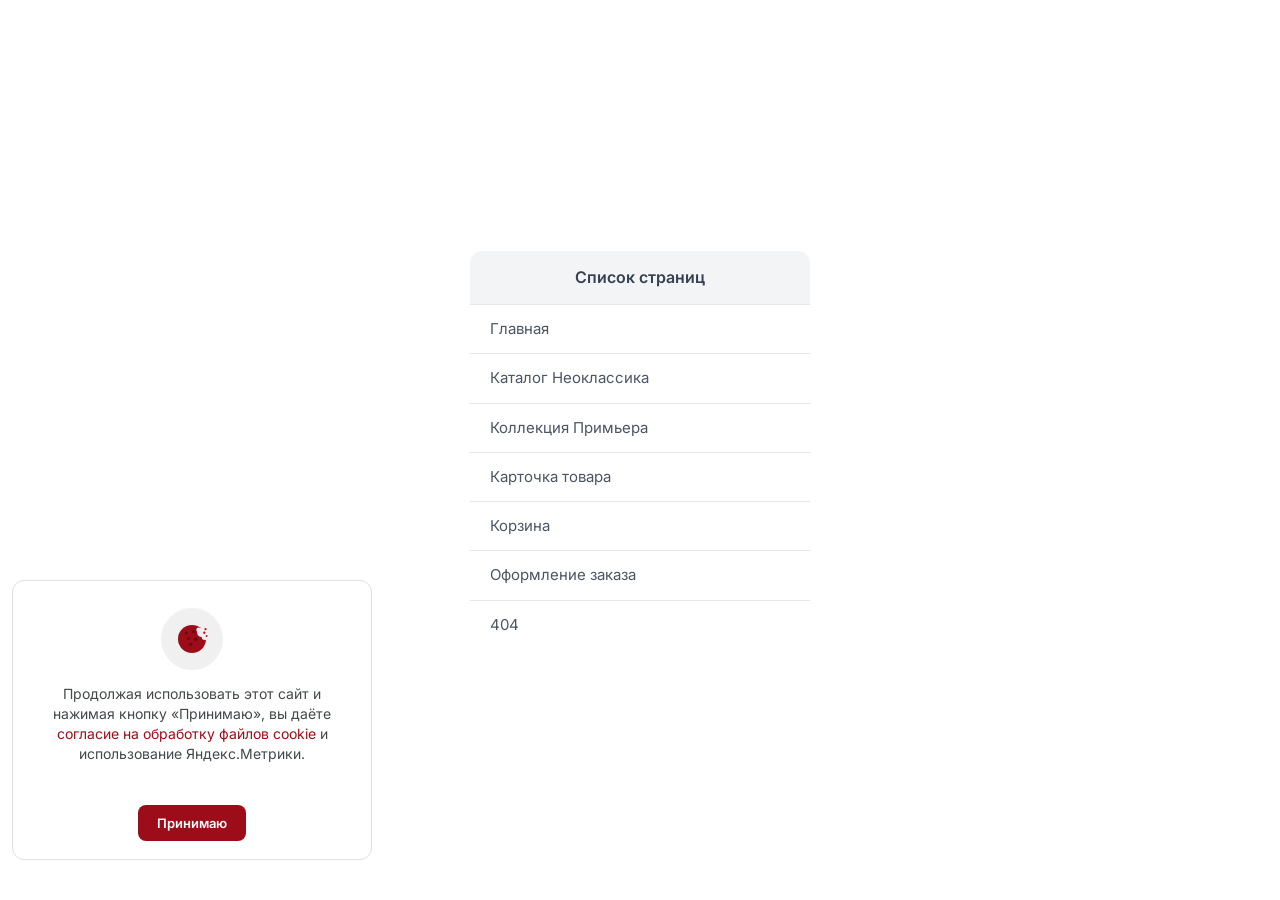
<file: spisok-stranic.html>
<!DOCTYPE html>
<html lang="ru">
  <head>
    <meta charset="utf-8" />
    <meta name="viewport" content="width=device-width, initial-scale=1" />
    <title>Список страниц — Двери Голливуда</title>
    <link rel="preconnect" href="https://fonts.googleapis.com" />
    <link rel="preconnect" href="https://fonts.gstatic.com" crossorigin />
    <link
      href="https://fonts.googleapis.com/css2?family=Inter:wght@300;400;500;600;700&display=swap"
      rel="stylesheet"
    />
    <link rel="stylesheet" href="style.css?v=301" />
  </head>
  <body id="top" class="page-sitemap"><header class="site-header">
      <div class="container site-header__inner">
        <div class="site-header__cluster">
          <div class="site-header__start brand">
          <a href="index.html" class="logo" aria-label="Двери Голливуда на главную">
            <img class="logo__img" src="assets/Logo.webp" width="154" height="64" alt="Hollywood Door" />
          </a>
          <button type="button" id="catalogMegaOpen" class="nav__catalog-btn" aria-label="Открыть каталог дверей" aria-haspopup="true" aria-expanded="false" aria-controls="catalogMega">
              <svg class="nav__catalog-icon" viewBox="0 0 40 40" width="40" height="40" aria-hidden="true">
                <circle class="nav__catalog-icon__circle" cx="20" cy="20" r="20" />
                <rect class="nav__catalog-icon__line" x="13" y="16" width="14" height="2" rx="1" />
                <rect class="nav__catalog-icon__line" x="13" y="22" width="14" height="2" rx="1" />
              </svg>
            </button>
            <a class="nav__catalog-text" href="index.html#collections">Каталог дверей</a>
          </div>
          <nav class="site-header__nav nav" aria-label="Основное меню">
          <a class="nav__link" href="index.html#about">О компании</a>
          <a class="nav__link" href="index.html#custom">Двери на заказ</a>
          <a class="nav__link" href="index.html#geo">География продаж</a>
          <a class="nav__link" href="index.html#dealers">Стать дилером</a>
          <a class="nav__link" href="index.html#contacts">Контакты</a>
          </nav>
        </div>
        <div class="site-header__end header-tools">
          <div class="header-tools__contact">
            <span class="header-tools__max">MAX</span>
            <a class="header-tools__phone" href="tel:+79872856270" aria-label="+7 987 285 62 70">
              <span class="header-tool-block header-tool-block--phone">
                <img class="header-tool-block__frame" src="assets/RamkaLypi.webp" width="48" height="47" alt="" />
                <span class="header-tool-block__inner">
                  <svg class="header-tools__phone-svg" viewBox="0 0 17 17" width="17" height="17" fill="none" aria-hidden="true">
                    <path d="M0 0.9625C0 0.80972 0.00367016 0.6493 0.0110002 0.48125C0.0189402 0.31319 0.0305498 0.15278 0.0458298 0H5.40833L6.325 4.58333L3.66667 7.2417C4.36944 8.4028 5.20208 9.4686 6.1646 10.439C7.1271 11.4088 8.1583 12.2146 9.2583 12.8562L11.8938 10.2437L16.5 11.0917V16.4542C16.3472 16.4847 16.1868 16.5 16.0187 16.5H15.5375C13.5667 16.5 11.6456 16.0606 9.7744 15.1818C7.9026 14.3037 6.241 13.1426 4.78958 11.6985C3.33819 10.2551 2.17708 8.5977 1.30625 6.7265C0.43542 4.85467 0 2.93333 0 0.9625Z" fill="currentColor" />
                  </svg>
                </span>
              </span>
              <span class="header-tools__phone-text">+7 987 285 62 70</span>
            </a>
          </div>
          <button type="button" class="header-tools__search header-tools__icon" aria-label="Поиск">
            <span class="header-tool-block header-tool-block--search">
              <img class="header-tool-block__frame" src="assets/RamkaLypi.webp" width="48" height="47" alt="" />
              <span class="header-tool-block__inner">
                <img src="assets/Lypa.webp" width="13" height="13" alt="" />
              </span>
            </span>
          </button>
          <a class="header-tools__cart" href="basket.html" aria-label="Корзина">
            <span class="header-tool-block header-tool-block--cart">
              <img class="header-tool-block__frame" src="assets/RamkaLypi.webp" width="48" height="47" alt="" />
              <span class="header-tool-block__inner header-tool-block__inner--cart">
                <svg class="header-tools__cart-svg" viewBox="0 0 16 16" width="17" height="17" aria-hidden="true">
                  <path fill="currentColor" d="M14 13.1v-1.1h-9.4l0.6-1.1 9.2-0.9 1.6-6h-12.3l-0.7-3h-3v1h2.2l2.1 8.4-1.3 2.6v1.5c0 0.8 0.7 1.5 1.5 1.5s1.5-0.7 1.5-1.5-0.7-1.5-1.5-1.5h7.5v1.5c0 0.8 0.7 1.5 1.5 1.5s1.5-0.7 1.5-1.5c0-0.7-0.4-1.2-1-1.4z" />
                </svg>
                <span class="header-tools__badge" hidden>6</span>
              </span>
            </span>
          </a>
          <button type="button" class="header-tools__menu" aria-label="Открыть меню">
            <span class="header-tool-block header-tool-block--menu">
              <img class="header-tool-block__frame" src="assets/RamkaLypi.webp" width="48" height="47" alt="" />
              <span class="header-tool-block__inner">
                <span class="header-tools__menu-bars" aria-hidden="true"></span>
              </span>
            </span>
          </button>
        </div>
      </div>
    </header>

        <div class="catalog-mega" id="catalogMega" hidden aria-hidden="true">
      <div class="catalog-mega__backdrop"></div>
      <div class="container catalog-mega__sheet-wrap">
        <div class="catalog-mega__sheet" role="dialog" aria-modal="true" aria-labelledby="catalogMegaTitle">
          <div class="catalog-mega__inner">
            <h2 id="catalogMegaTitle" class="visually-hidden">Каталог дверей</h2>
            <div class="catalog-mega__layout">
              <aside class="catalog-mega__sidebar" aria-label="Стили дверей">
                <ul class="catalog-mega__primary">
                  <li>
                    <a href="katalog-neoklassika.html" id="mega-parent-neo" data-mega-subpanel="mega-sub-neo" aria-controls="mega-sub-neo" aria-expanded="false">Неоклассика</a>
                  </li>
                  <li>
                    <a href="index.html#col-classic" id="mega-parent-classic" data-mega-subpanel="mega-sub-classic" aria-controls="mega-sub-classic" aria-expanded="false">Классика</a>
                  </li>
                  <li>
                    <a href="index.html#col-modern" id="mega-parent-modern" data-mega-subpanel="mega-sub-modern" aria-controls="mega-sub-modern" aria-expanded="false">Современный стиль</a>
                  </li>
                </ul>
              </aside>
              <div class="catalog-mega__main">
                <div class="catalog-mega__cols">
                  <div class="catalog-mega__sub-panel" id="mega-sub-neo" hidden>
                    <ul class="catalog-mega__sub">
                      <li><a href="katalog-neoklassika.html">Дарлинг Денди</a></li>
                      <li><a href="katalog-neoklassika.html">Сан Рейн</a></li>
                      <li><a href="katalog-neoklassika.html">Небо</a></li>
                      <li><a href="katalog-neoklassika.html">Тревел Полар Экспресс</a></li>
                      <li><a href="katalog-neoklassika.html">Вест Сайд</a></li>
                      <li><a href="katalog-neoklassika.html">Бродвей</a></li>
                      <li><a href="katalog-neoklassika.html">Голливуд</a></li>
                    </ul>
                  </div>
                  <div class="catalog-mega__sub-panel" id="mega-sub-classic" hidden>
                    <ul class="catalog-mega__sub">
                      <li><a href="index.html#col-classic">Монреаль</a></li>
                      <li><a href="index.html#col-classic">Версаль</a></li>
                      <li><a href="index.html#col-classic">Олимп</a></li>
                      <li><a href="index.html#col-classic">Рим</a></li>
                      <li><a href="index.html#col-classic">Вена</a></li>
                      <li><a href="index.html#col-classic">Прага</a></li>
                      <li><a href="index.html#col-classic">Лондон</a></li>
                    </ul>
                  </div>
                  <div class="catalog-mega__sub-panel" id="mega-sub-modern" hidden>
                    <ul class="catalog-mega__sub">
                      <li><a href="index.html#col-modern">Милан</a></li>
                      <li><a href="index.html#col-modern">Токио</a></li>
                      <li><a href="index.html#col-modern">Берлин</a></li>
                      <li><a href="index.html#col-modern">Париж</a></li>
                      <li><a href="index.html#col-modern">Нью-Йорк</a></li>
                      <li><a href="index.html#col-modern">Сидней</a></li>
                      <li><a href="index.html#col-modern">Дубай</a></li>
                    </ul>
                  </div>
                </div>
              </div>
            </div>
          </div>
        </div>
      </div>
    </div>

    <div class="mobile-menu" id="mobileMenu" aria-hidden="true" hidden>
      <div class="mobile-menu__backdrop"></div>
            <div class="mobile-menu__panel">
        <a href="index.html" class="mobile-menu__brand" aria-label="На главную">
          <img class="logo__img mobile-menu__logo" src="assets/Logo.webp" width="154" height="64" alt="Hollywood Door" />
        </a>
        <button type="button" class="mobile-menu__close" aria-label="Закрыть меню">&times;</button>
        <nav class="mobile-menu__links" aria-label="Мобильное меню">
          <a href="index.html">Главная</a>
          <a href="katalog-neoklassika.html">Каталог Неоклассика</a>
          <a href="kollektsiya-premera.html">Коллекция Примьера</a>
          <a href="tovar-layt-01.html">Карточка товара</a>
          <a href="404.html">404</a>
        </nav>
        <div class="mobile-menu__footer">
          <div class="mobile-menu__rule" aria-hidden="true"></div>
          <a class="mobile-menu__phone" href="tel:+79872856270">+7 987 285-62-70</a>
          <button type="button" class="mobile-menu__order" data-open-consult-modal>
            Заказать
          </button>
        </div>
      </div>
    </div>

    <main class="site-pages" aria-labelledby="sitePagesTitle">
      <div class="site-pages__card">
        <h1 class="site-pages__head" id="sitePagesTitle">Список страниц</h1>
        <ul class="site-pages__list">
          <li><a href="index.html">Главная</a></li>
          <li><a href="katalog-neoklassika.html">Каталог Неоклассика</a></li>
          <li><a href="kollektsiya-premera.html">Коллекция Примьера</a></li>
          <li><a href="tovar-layt-01.html">Карточка товара</a></li>
          <li><a href="basket.html">Корзина</a></li>
          <li><a href="order.html">Оформление заказа</a></li>
          <li><a href="404.html">404</a></li>
        </ul>
      </div>
    </main>

    <footer class="site-footer" id="contacts" hidden>
      <div class="container site-footer__inner">
        <div class="site-footer__bar">
          <a href="index.html" class="site-footer__brand" aria-label="На главную">
            <img class="logo__img site-footer__logo" src="assets/Logo.webp" width="154" height="64" alt="Hollywood Door" />
          </a>
          <a href="#top" class="site-footer__totop">Наверх</a>
        </div>
        <nav class="site-footer__nav" aria-label="Навигация в подвале">
          <a href="index.html#about">О компании</a>
          <a href="index.html#collections">Каталог</a>
          <a href="index.html#custom">Двери на заказ</a>
          <a href="index.html#geo">География продаж</a>
          <a href="index.html#dealers">Стать дилером</a>
          <a href="index.html#contacts">Контакты</a>
        </nav>
        <div class="site-footer__rule" aria-hidden="true"></div>
        <div class="site-footer__main">
          <p class="site-footer__hours">Пн–Пт: 08:00 – 18:00</p>
          <a class="site-footer__phone" href="tel:+79872856270">+7 987 285-62-70</a>
          <a class="site-footer__email" href="mailto:h-door@mail.ru">h-door@mail.ru</a>
          <div class="site-footer__actions">
            <a class="site-footer__btn" href="#" id="maxContactBtn">Написать в MAX</a>
            <button type="button" class="site-footer__btn" id="callbackBtn">Обратная связь</button>
          </div>
        </div>
        <div class="site-footer__rule" aria-hidden="true"></div>
        <div class="site-footer__hall">
          <p class="site-footer__hall-label">Выставочный зал</p>
          <p class="site-footer__address">г. Набережные Челны, пр. Сююмбике, 67В, ТЦ «На Сююмбике»</p>
        </div>
        <div class="site-footer__rule site-footer__rule--end" aria-hidden="true"></div>
        <nav class="site-footer__legal" aria-label="Документы и соглашения">
          <a href="PolitikaConfidencialnosti.html">Политика конфиденциальности</a>
          <a href="SoglasieNaObrabotky.html" class="site-footer__legal-extra">Согласие на обработку персональных данных</a>
          <a href="SoglasieCookie.html">Согласие на обработку cookie</a>
          <a href="PublichnayaAferta.html" class="site-footer__legal-extra">Публичная оферта</a>
                    <a href="Ysloviya.html" class="site-footer__legal-extra">Условия</a>
        </nav>

        <div class="site-footer__rule site-footer__rule--meta-mobile" aria-hidden="true"></div>

        <div class="site-footer__bottom">
          <span class="site-footer__copy">Двери Голливуда © 2026</span>
          <a class="site-footer__bottom-link site-footer__bottom-link--dup" href="PolitikaConfidencialnosti.html">Политика конфиденциальности</a>
          <a class="site-footer__bottom-link site-footer__bottom-link--credit" href="https://oxbox.ru/" target="_blank" rel="noopener noreferrer">Разработано в OXBOX</a>
        </div>
      </div>
    </footer>

<div class="consult-modal" id="consultModal" aria-hidden="true">
      <div class="consult-modal__backdrop"></div>
      <div class="consult-modal__dialog" role="dialog" aria-labelledby="consultModalTitle">
        <button type="button" class="consult-modal__close" aria-label="Закрыть">&times;</button>
        <h3 class="consult-modal__title" id="consultModalTitle">Заявка на консультацию</h3>
        <form class="consult-modal__form" id="consultModalForm">
          <div class="consult-modal__field">
            <label class="consult-modal__label">
              <input type="text" name="name" placeholder=" " autocomplete="name" inputmode="text" aria-label="Ваше имя" />
              <span class="consult-modal__label-text">Ваше имя</span>
            </label>
          </div>
          <div class="consult-modal__field">
            <label class="consult-modal__label">
              <input type="tel" name="phone" placeholder=" " autocomplete="tel" />
              <span class="consult-modal__label-text">Номер телефона</span>
            </label>
          </div>
          <label class="consult-modal__checkbox">
            <input type="checkbox" />
            <a href="SoglasieNaObrabotky.html">Соглашаюсь с обработкой персональных данных</a>
          </label>
          <button type="submit" class="consult-modal__submit">Перезвоните мне</button>
          <p class="consult-modal__note">
            Отправляя заявку, вы принимаете условия
            <a href="PublichnayaAferta.html">публичной оферты</a> и подтверждаете согласие с
            <a href="PolitikaConfidencialnosti.html">политикой обработки персональных данных</a>.
          </p>
        </form>
      </div>
    </div>

        <div class="cookie-banner" id="cookieBanner" role="region" aria-label="Уведомление о cookie" hidden>
      <span class="cookie-banner__icon" aria-hidden="true">
        <svg width="48" height="48" viewBox="0 0 40 40" fill="none" xmlns="http://www.w3.org/2000/svg">
          <defs>
            <mask id="cookieBiteMaskDvTerms">
              <rect width="40" height="40" fill="#ffffff" />
              <circle cx="29.7" cy="13.4" r="4.6" fill="#000000" />
              <circle cx="32.9" cy="17.8" r="3.3" fill="#000000" />
              <circle cx="26.7" cy="10.8" r="2.4" fill="#000000" />
            </mask>
          </defs>
          <circle cx="20" cy="20" r="14" fill="#9d0d19" mask="url(#cookieBiteMaskDvTerms)" />
          <circle cx="14.3" cy="14.1" r="1.7" fill="#9d0d19" />
          <circle cx="21.6" cy="12.6" r="1.6" fill="#9d0d19" />
          <circle cx="16.2" cy="19.4" r="1.5" fill="#9d0d19" />
          <circle cx="23.7" cy="20.2" r="1.9" fill="#9d0d19" />
          <circle cx="18.8" cy="25.5" r="1.7" fill="#9d0d19" />
          <circle cx="32.3" cy="13.7" r="1.2" fill="#9d0d19" />
          <circle cx="34.6" cy="17.1" r="1" fill="#9d0d19" />
          <circle cx="33.5" cy="10.2" r="1.1" fill="#9d0d19" />
        </svg>
      </span>
      <p class="cookie-banner__text">
        Продолжая использовать этот сайт и нажимая кнопку «Принимаю», вы даёте
        <a href="SoglasieCookie.html" class="cookie-banner__link">согласие на обработку файлов cookie</a>
        и использование Яндекс.Метрики.
      </p>
      <button type="button" class="cookie-banner__btn" id="cookieBannerAccept">Принимаю</button>
    </div>
    <script src="main.js?v=34" defer></script>
  </body>
</html>
</file>
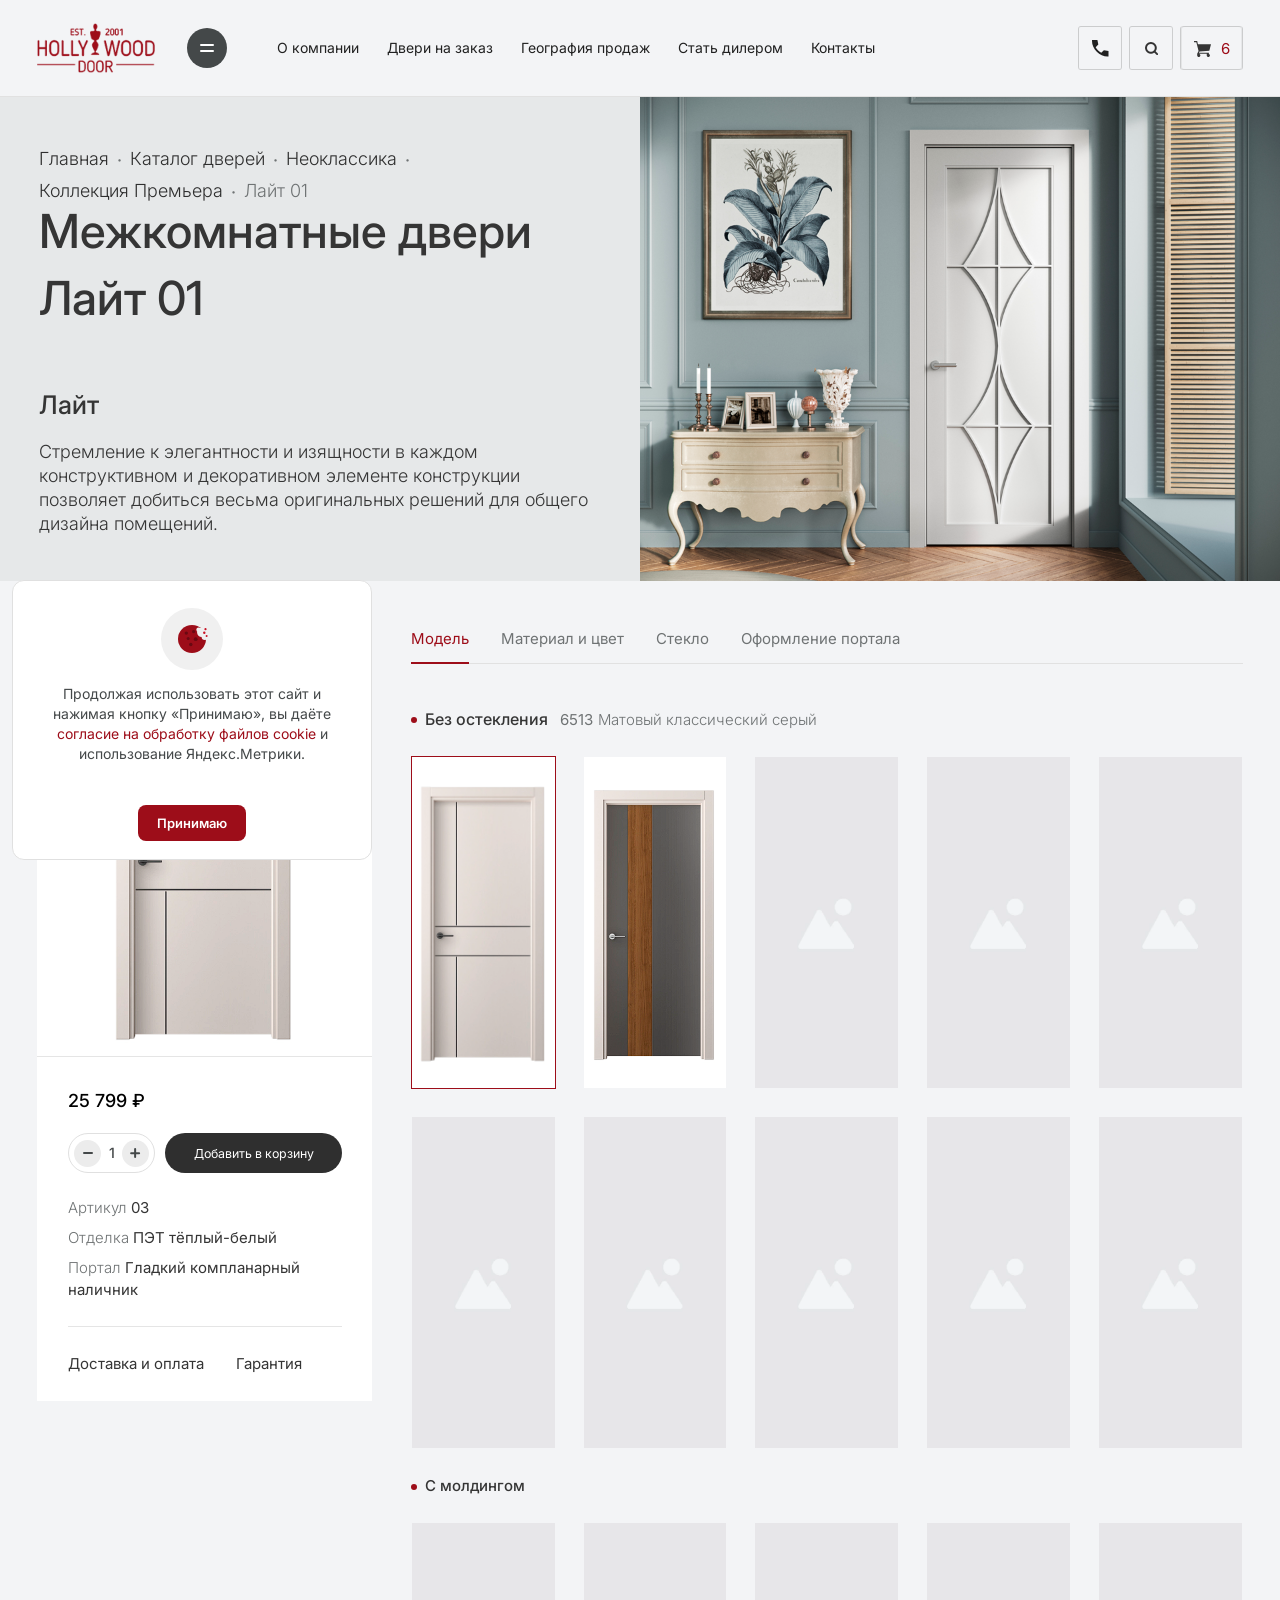
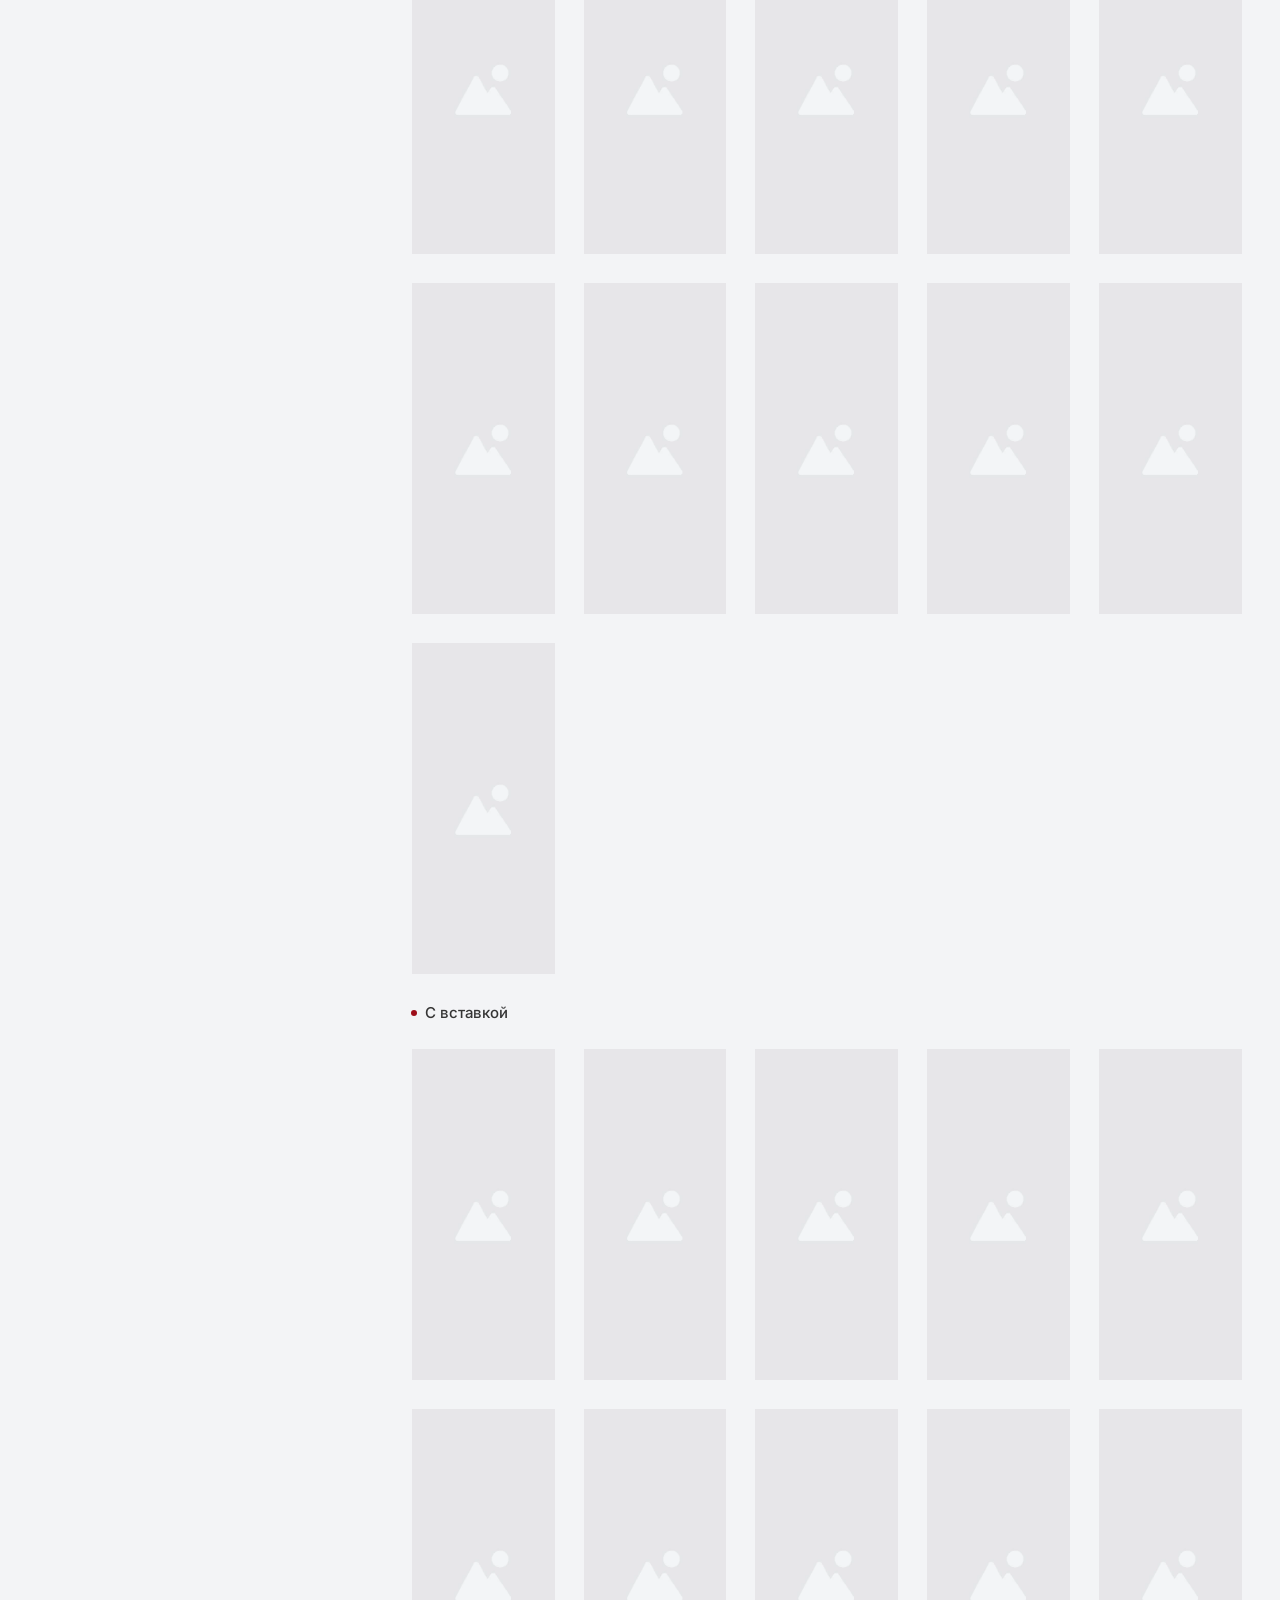
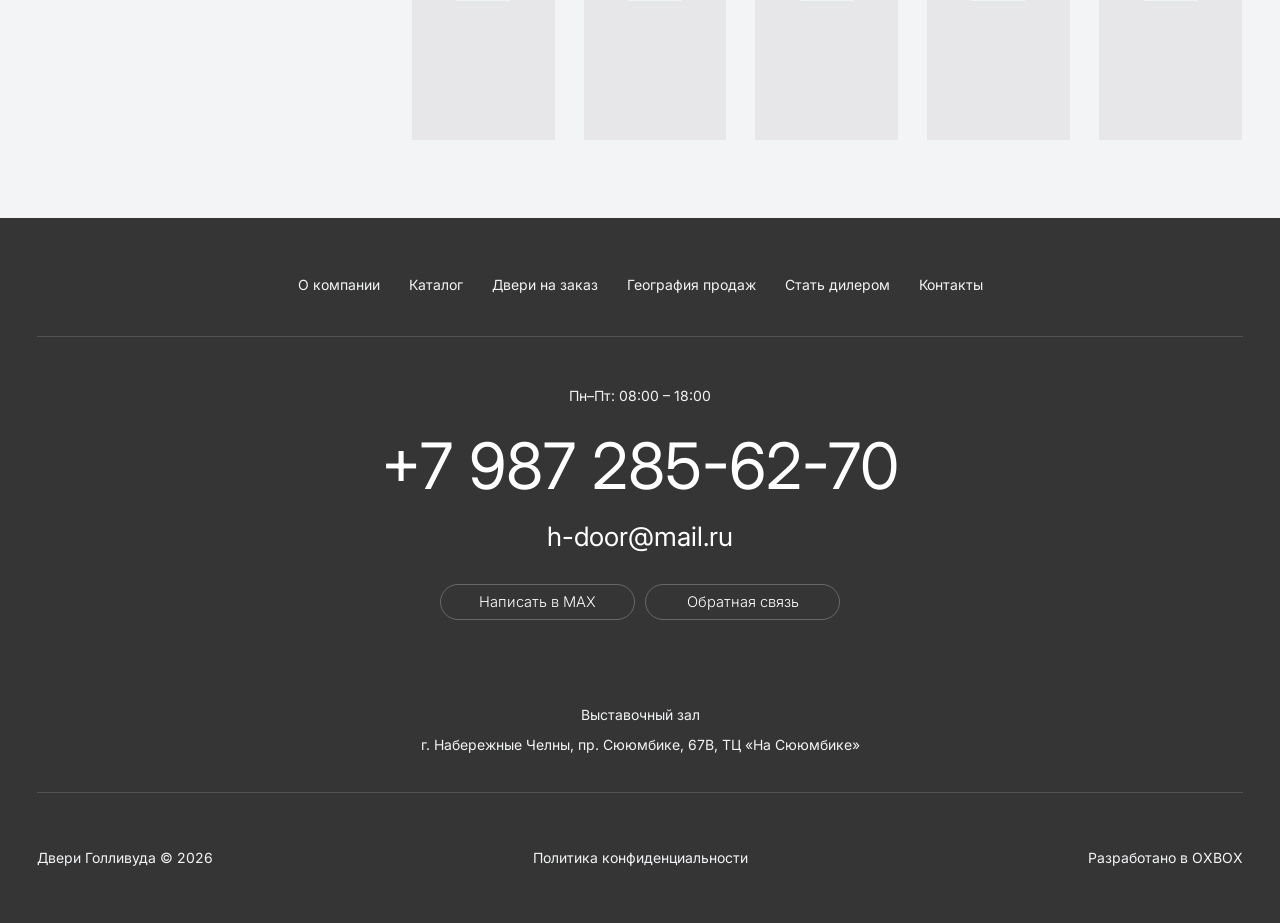
<file: tovar-layt-01.html>
﻿<!DOCTYPE html>
<html lang="ru">
  <head>
    <meta charset="utf-8" />
    <meta name="viewport" content="width=device-width, initial-scale=1" />
    <title>Лайт 01 — межкомнатные двери | Двери Голливуда</title>
    <link rel="preconnect" href="https://fonts.googleapis.com" />
    <link rel="preconnect" href="https://fonts.gstatic.com" crossorigin />
    <link
      href="https://fonts.googleapis.com/css2?family=Inter:wght@300;400;500;600;700&display=swap"
      rel="stylesheet"
    />
    <link rel="stylesheet" href="style.css?v=378" />
    <link rel="stylesheet" href="https://cdn.jsdelivr.net/npm/swiper@11/swiper-bundle.min.css" />
  </head>
  <body id="top" class="page-catalog page-product">
    <header class="site-header">
      <div class="container site-header__inner">
        <div class="site-header__cluster">
          <div class="site-header__start brand">
            <a href="index.html" class="logo" aria-label="Двери Голливуда на главную">
              <img class="logo__img" src="assets/Logo.webp" width="154" height="64" alt="Hollywood Door" />
            </a>
            <button type="button" id="catalogMegaOpen" class="nav__catalog-btn" aria-label="Открыть каталог дверей" aria-haspopup="true" aria-expanded="false" aria-controls="catalogMega">
              <svg class="nav__catalog-icon" viewBox="0 0 40 40" width="40" height="40" aria-hidden="true">
                <circle class="nav__catalog-icon__circle" cx="20" cy="20" r="20" />
                <rect class="nav__catalog-icon__line" x="13" y="16" width="14" height="2" rx="1" />
                <rect class="nav__catalog-icon__line" x="13" y="22" width="14" height="2" rx="1" />
              </svg>
            </button>
            <a class="nav__catalog-text" href="index.html#collections">Каталог дверей</a>
          </div>
          <nav class="site-header__nav nav" aria-label="Основное меню">
            <a class="nav__link" href="index.html#about">О компании</a>
            <a class="nav__link" href="index.html#custom">Двери на заказ</a>
            <a class="nav__link" href="index.html#geo">География продаж</a>
            <a class="nav__link" href="index.html#dealers">Стать дилером</a>
            <a class="nav__link" href="index.html#contacts">Контакты</a>
          </nav>
        </div>
        <div class="site-header__end header-tools">
          <div class="header-tools__contact">
            <span class="header-tools__max">MAX</span>
            <a class="header-tools__phone" href="tel:+79872856270" aria-label="+7 987 285 62 70">
              <span class="header-tool-block header-tool-block--phone">
                <img class="header-tool-block__frame" src="assets/RamkaLypi.webp" width="48" height="47" alt="" />
                <span class="header-tool-block__inner">
                  <svg class="header-tools__phone-svg" viewBox="0 0 17 17" width="17" height="17" fill="none" aria-hidden="true">
                    <path d="M0 0.9625C0 0.80972 0.00367016 0.6493 0.0110002 0.48125C0.0189402 0.31319 0.0305498 0.15278 0.0458298 0H5.40833L6.325 4.58333L3.66667 7.2417C4.36944 8.4028 5.20208 9.4686 6.1646 10.439C7.1271 11.4088 8.1583 12.2146 9.2583 12.8562L11.8938 10.2437L16.5 11.0917V16.4542C16.3472 16.4847 16.1868 16.5 16.0187 16.5H15.5375C13.5667 16.5 11.6456 16.0606 9.7744 15.1818C7.9026 14.3037 6.241 13.1426 4.78958 11.6985C3.33819 10.2551 2.17708 8.5977 1.30625 6.7265C0.43542 4.85467 0 2.93333 0 0.9625Z" fill="currentColor" />
                  </svg>
                </span>
              </span>
              <span class="header-tools__phone-text">+7 987 285 62 70</span>
            </a>
          </div>
          <button type="button" class="header-tools__search header-tools__icon" aria-label="Поиск">
            <span class="header-tool-block header-tool-block--search">
              <img class="header-tool-block__frame" src="assets/RamkaLypi.webp" width="48" height="47" alt="" />
              <span class="header-tool-block__inner"><img src="assets/Lypa.webp" width="13" height="13" alt="" /></span>
            </span>
          </button>
          <a class="header-tools__cart" href="basket.html" aria-label="Корзина">
            <span class="header-tool-block header-tool-block--cart">
              <img class="header-tool-block__frame" src="assets/RamkaLypi.webp" width="48" height="47" alt="" />
              <span class="header-tool-block__inner header-tool-block__inner--cart">
                <svg class="header-tools__cart-svg" viewBox="0 0 16 16" width="17" height="17" aria-hidden="true">
                  <path fill="currentColor" d="M14 13.1v-1.1h-9.4l0.6-1.1 9.2-0.9 1.6-6h-12.3l-0.7-3h-3v1h2.2l2.1 8.4-1.3 2.6v1.5c0 0.8 0.7 1.5 1.5 1.5s1.5-0.7 1.5-1.5-0.7-1.5-1.5-1.5h7.5v1.5c0 0.8 0.7 1.5 1.5 1.5s1.5-0.7 1.5-1.5c0-0.7-0.4-1.2-1-1.4z" />
                </svg>
                <span class="header-tools__badge" hidden>6</span>
              </span>
            </span>
          </a>
          <button type="button" class="header-tools__menu" aria-label="Открыть меню">
            <span class="header-tool-block header-tool-block--menu">
              <img class="header-tool-block__frame" src="assets/RamkaLypi.webp" width="48" height="47" alt="" />
              <span class="header-tool-block__inner">
                <span class="header-tools__menu-bars" aria-hidden="true"></span>
              </span>
            </span>
          </button>
        </div>
      </div>
    </header>

    <div class="catalog-mega" id="catalogMega" hidden aria-hidden="true">
      <div class="catalog-mega__backdrop"></div>
      <div class="container catalog-mega__sheet-wrap">
        <div class="catalog-mega__sheet" role="dialog" aria-modal="true" aria-labelledby="catalogMegaTitle">
          <div class="catalog-mega__inner">
            <h2 id="catalogMegaTitle" class="visually-hidden">Каталог дверей</h2>
            <div class="catalog-mega__layout">
              <aside class="catalog-mega__sidebar" aria-label="Стили дверей">
                <ul class="catalog-mega__primary">
                  <li><a href="katalog-neoklassika.html" id="mega-parent-neo" data-mega-subpanel="mega-sub-neo" aria-controls="mega-sub-neo" aria-expanded="false">Неоклассика</a></li>
                  <li><a href="index.html#col-classic" id="mega-parent-classic" data-mega-subpanel="mega-sub-classic" aria-controls="mega-sub-classic" aria-expanded="false">Классика</a></li>
                  <li><a href="index.html#col-modern" id="mega-parent-modern" data-mega-subpanel="mega-sub-modern" aria-controls="mega-sub-modern" aria-expanded="false">Современный стиль</a></li>
                </ul>
              </aside>
              <div class="catalog-mega__main">
                <div class="catalog-mega__cols">
                  <div class="catalog-mega__sub-panel" id="mega-sub-neo" hidden>
                    <ul class="catalog-mega__sub">
                      <li><a href="kollektsiya-premera.html">Дарлинг Денди</a></li>
                      <li><a href="kollektsiya-premera.html">Сан Рейн</a></li>
                      <li><a href="kollektsiya-premera.html">Небо</a></li>
                      <li><a href="kollektsiya-premera.html">Тревел Полар Экспресс</a></li>
                      <li><a href="kollektsiya-premera.html">Вест Сайд</a></li>
                      <li><a href="kollektsiya-premera.html">Бродвей</a></li>
                      <li><a href="kollektsiya-premera.html">Голливуд</a></li>
                    </ul>
                  </div>
                  <div class="catalog-mega__sub-panel" id="mega-sub-classic" hidden>
                    <ul class="catalog-mega__sub">
                      <li><a href="index.html#col-classic">Монреаль</a></li>
                      <li><a href="index.html#col-classic">Версаль</a></li>
                      <li><a href="index.html#col-classic">Олимп</a></li>
                      <li><a href="index.html#col-classic">Рим</a></li>
                      <li><a href="index.html#col-classic">Вена</a></li>
                      <li><a href="index.html#col-classic">Прага</a></li>
                      <li><a href="index.html#col-classic">Лондон</a></li>
                    </ul>
                  </div>
                  <div class="catalog-mega__sub-panel" id="mega-sub-modern" hidden>
                    <ul class="catalog-mega__sub">
                      <li><a href="index.html#col-modern">Милан</a></li>
                      <li><a href="index.html#col-modern">Токио</a></li>
                      <li><a href="index.html#col-modern">Берлин</a></li>
                      <li><a href="index.html#col-modern">Париж</a></li>
                      <li><a href="index.html#col-modern">Нью-Йорк</a></li>
                      <li><a href="index.html#col-modern">Сидней</a></li>
                      <li><a href="index.html#col-modern">Дубай</a></li>
                    </ul>
                  </div>
                </div>
              </div>
            </div>
          </div>
        </div>
      </div>
    </div>

    <div class="mobile-menu" id="mobileMenu" aria-hidden="true" hidden>
      <div class="mobile-menu__backdrop"></div>
            <div class="mobile-menu__panel">
        <a href="index.html" class="mobile-menu__brand" aria-label="На главную">
          <img class="logo__img mobile-menu__logo" src="assets/Logo.webp" width="154" height="64" alt="Hollywood Door" />
        </a>
        <button type="button" class="mobile-menu__close" aria-label="Закрыть меню">&times;</button>
        <nav class="mobile-menu__links" aria-label="Мобильное меню">
          <a href="index.html">Главная</a>
          <a href="katalog-neoklassika.html">Каталог Неоклассика</a>
          <a href="kollektsiya-premera.html">Коллекция Примьера</a>
          <a href="tovar-layt-01.html">Карточка товара</a>
          <a href="404.html">404</a>
        </nav>
        <div class="mobile-menu__footer">
          <div class="mobile-menu__rule" aria-hidden="true"></div>
          <a class="mobile-menu__phone" href="tel:+79872856270">+7 987 285-62-70</a>
          <button type="button" class="mobile-menu__order" data-open-consult-modal>
            Заказать
          </button>
        </div>
      </div>
    </div>

    <main class="door-catalog-page door-product-page">
      <div class="door-catalog-intro">
        <div class="door-catalog-intro__crumb">
          <nav class="door-catalog__breadcrumbs" aria-label="Хлебные крошки">
            <a href="index.html">Главная</a>
            <span class="door-catalog__breadcrumbs-sep" aria-hidden="true">•</span>
            <a href="index.html#collections">Каталог дверей</a>
            <span class="door-catalog__breadcrumbs-sep" aria-hidden="true">•</span>
            <a href="katalog-neoklassika.html">Неоклассика</a>
            <span class="door-catalog__breadcrumbs-sep" aria-hidden="true">•</span>
            <a href="kollektsiya-premera.html">Коллекция Премьера</a>
            <span class="door-catalog__breadcrumbs-sep" aria-hidden="true">•</span>
            <span class="door-catalog__breadcrumbs-current">Лайт 01</span>
          </nav>
          <p class="door-catalog-intro__heading">Межкомнатные двери Лайт 01</p>
          <p class="door-catalog-intro__desc">
            <span class="door-catalog-intro__desc-tag">Лайт</span>
            <span class="door-catalog-intro__desc-line">Стремление к элегантности и изящности в каждом конструктивном и декоративном элементе конструкции позволяет добиться весьма оригинальных решений для общего дизайна помещений.</span>
          </p>
        </div>
        <div class="door-catalog-intro__visual">
          <img src="assets/Neoclass.webp" width="960" height="726" alt="Коллекция Премьера" />
        </div>
      </div>

      <div class="door-product-body">
        <div class="container door-product-detail">
          <div class="door-product-detail__layout">
            <div class="door-product-detail__main">
              <div class="door-product-detail__left">
              <div class="door-product-detail__figure">
                <img class="door-product-detail__hero-img" src="assets/Light3.webp" width="305" height="626" alt="Лайт 01" />
              </div>
              <div class="door-product-detail__separator" aria-hidden="true"></div>
              <div class="door-product-detail__buy">
                <p class="door-product-detail__price">25&nbsp;799&nbsp;₽</p>
                <div class="door-product-detail__order">
                  <div class="qty" aria-label="Количество">
                    <button type="button" aria-label="Уменьшить"><span class="qty__btn-text qty__btn-text--minus" aria-hidden="true"></span></button>
                    <span>1</span>
                    <button type="button" aria-label="Увеличить"><span class="qty__btn-text qty__btn-text--plus" aria-hidden="true"></span></button>
                  </div>
                  <button type="button" class="btn-cart">Добавить в корзину</button>
                </div>
                <dl class="door-product-detail__meta">
                  <div><dt>Артикул</dt><dd>03</dd></div>
                  <div><dt>Отделка</dt><dd>ПЭТ тёплый-белый</dd></div>
                  <div><dt>Портал</dt><dd>Гладкий компланарный наличник</dd></div>
                </dl>
                <div class="door-product-detail__meta-divider" aria-hidden="true"></div>
                <div class="door-product-detail__links">
                  <a href="#">Доставка и оплата</a>
                  <a href="#">Гарантия</a>
                </div>
              </div>
              </div>
            </div>

            <div class="door-product-detail__config door-product-config" data-door-product-config>
              <div class="door-product-config__tabs" role="tablist" aria-label="Конфигурация двери">
                <button type="button" class="door-product-config__tab is-active" role="tab" aria-selected="true" data-tab="model">Модель</button>
                <button type="button" class="door-product-config__tab" role="tab" aria-selected="false" data-tab="material">Материал и цвет</button>
                <button type="button" class="door-product-config__tab" role="tab" aria-selected="false" data-tab="glass">Стекло</button>
                <button type="button" class="door-product-config__tab" role="tab" aria-selected="false" data-tab="portal">Оформление портала</button>
              </div>

              <div class="door-product-config__panels">
                <div class="door-product-config__panel is-active" id="tab-model" role="tabpanel">
        <section class="door-product-variants__block">
          <p class="door-product-variants__heading">
            <span class="door-product-variants__heading-label">
              <span class="door-product-variants__dot" aria-hidden="true"></span>
              Без остекления
            </span>
            <span class="door-product-variants__heading-spec">
              <span class="door-product-variants__code">6513</span>
              <span class="door-product-variants__finish">Матовый классический серый</span>
            </span>
          </p>
          <div class="door-product-variants__grid">
            <button type="button" class="door-product-variant is-active" aria-pressed="true">
              <span class="door-product-variant__img"><img src="assets/Light3.webp" width="238" height="331" alt="" loading="lazy" /></span>
            </button>
            <button type="button" class="door-product-variant" aria-pressed="false">
              <span class="door-product-variant__img"><img src="assets/Light2.webp" width="238" height="331" alt="" loading="lazy" /></span>
            </button>
            <button type="button" class="door-product-variant" aria-pressed="false">
              <span class="door-product-variant__img door-product-variant__img--empty"></span>
            </button>
            <button type="button" class="door-product-variant" aria-pressed="false">
              <span class="door-product-variant__img door-product-variant__img--empty"></span>
            </button>
            <button type="button" class="door-product-variant" aria-pressed="false">
              <span class="door-product-variant__img door-product-variant__img--empty"></span>
            </button>
            <button type="button" class="door-product-variant" aria-pressed="false">
              <span class="door-product-variant__img door-product-variant__img--empty"></span>
            </button>
            <button type="button" class="door-product-variant" aria-pressed="false">
              <span class="door-product-variant__img door-product-variant__img--empty"></span>
            </button>
            <button type="button" class="door-product-variant" aria-pressed="false">
              <span class="door-product-variant__img door-product-variant__img--empty"></span>
            </button>
            <button type="button" class="door-product-variant" aria-pressed="false">
              <span class="door-product-variant__img door-product-variant__img--empty"></span>
            </button>
            <button type="button" class="door-product-variant" aria-pressed="false">
              <span class="door-product-variant__img door-product-variant__img--empty"></span>
            </button>
          </div>
        </section>
        <section class="door-product-variants__block">
          <h3 class="door-product-variants__title">
            <span class="door-product-variants__dot" aria-hidden="true"></span>
            С молдингом
          </h3>
          <div class="door-product-variants__grid">
            <button type="button" class="door-product-variant" aria-pressed="false">
              <span class="door-product-variant__img door-product-variant__img--empty"></span>
            </button>
            <button type="button" class="door-product-variant" aria-pressed="false">
              <span class="door-product-variant__img door-product-variant__img--empty"></span>
            </button>
            <button type="button" class="door-product-variant" aria-pressed="false">
              <span class="door-product-variant__img door-product-variant__img--empty"></span>
            </button>
            <button type="button" class="door-product-variant" aria-pressed="false">
              <span class="door-product-variant__img door-product-variant__img--empty"></span>
            </button>
            <button type="button" class="door-product-variant" aria-pressed="false">
              <span class="door-product-variant__img door-product-variant__img--empty"></span>
            </button>
            <button type="button" class="door-product-variant" aria-pressed="false">
              <span class="door-product-variant__img door-product-variant__img--empty"></span>
            </button>
            <button type="button" class="door-product-variant" aria-pressed="false">
              <span class="door-product-variant__img door-product-variant__img--empty"></span>
            </button>
            <button type="button" class="door-product-variant" aria-pressed="false">
              <span class="door-product-variant__img door-product-variant__img--empty"></span>
            </button>
            <button type="button" class="door-product-variant" aria-pressed="false">
              <span class="door-product-variant__img door-product-variant__img--empty"></span>
            </button>
            <button type="button" class="door-product-variant" aria-pressed="false">
              <span class="door-product-variant__img door-product-variant__img--empty"></span>
            </button>
            <button type="button" class="door-product-variant" aria-pressed="false">
              <span class="door-product-variant__img door-product-variant__img--empty"></span>
            </button>
          </div>
        </section>
        <section class="door-product-variants__block">
          <h3 class="door-product-variants__title">
            <span class="door-product-variants__dot" aria-hidden="true"></span>
            С вставкой
          </h3>
          <div class="door-product-variants__grid">
            <button type="button" class="door-product-variant" aria-pressed="false">
              <span class="door-product-variant__img door-product-variant__img--empty"></span>
            </button>
            <button type="button" class="door-product-variant" aria-pressed="false">
              <span class="door-product-variant__img door-product-variant__img--empty"></span>
            </button>
            <button type="button" class="door-product-variant" aria-pressed="false">
              <span class="door-product-variant__img door-product-variant__img--empty"></span>
            </button>
            <button type="button" class="door-product-variant" aria-pressed="false">
              <span class="door-product-variant__img door-product-variant__img--empty"></span>
            </button>
            <button type="button" class="door-product-variant" aria-pressed="false">
              <span class="door-product-variant__img door-product-variant__img--empty"></span>
            </button>
            <button type="button" class="door-product-variant" aria-pressed="false">
              <span class="door-product-variant__img door-product-variant__img--empty"></span>
            </button>
            <button type="button" class="door-product-variant" aria-pressed="false">
              <span class="door-product-variant__img door-product-variant__img--empty"></span>
            </button>
            <button type="button" class="door-product-variant" aria-pressed="false">
              <span class="door-product-variant__img door-product-variant__img--empty"></span>
            </button>
            <button type="button" class="door-product-variant" aria-pressed="false">
              <span class="door-product-variant__img door-product-variant__img--empty"></span>
            </button>
            <button type="button" class="door-product-variant" aria-pressed="false">
              <span class="door-product-variant__img door-product-variant__img--empty"></span>
            </button>
          </div>
        </section>

                </div>
                <div class="door-product-config__panel" id="tab-material" role="tabpanel" hidden>
                  <p class="door-product-config__placeholder">Раздел в разработке.</p>
                </div>
                <div class="door-product-config__panel" id="tab-glass" role="tabpanel" hidden>
                  <p class="door-product-config__placeholder">Раздел в разработке.</p>
                </div>
                <div class="door-product-config__panel" id="tab-portal" role="tabpanel" hidden>
                  <p class="door-product-config__placeholder">Раздел в разработке.</p>
                </div>
              </div>
            </div>
          </div>
        </div>
      </div>
    </main>
    <footer class="site-footer" id="contacts">
      <div class="container site-footer__inner">
        <div class="site-footer__bar">
          <a href="index.html" class="site-footer__brand" aria-label="На главную">
            <img class="logo__img site-footer__logo" src="assets/Logo.webp" width="154" height="64" alt="Hollywood Door" />
          </a>
          <a href="#top" class="site-footer__totop">Наверх</a>
        </div>
        <nav class="site-footer__nav" aria-label="Навигация в подвале">
          <a href="index.html#about">О компании</a>
          <a href="index.html#collections">Каталог</a>
          <a href="index.html#custom">Двери на заказ</a>
          <a href="index.html#geo">География продаж</a>
          <a href="index.html#dealers">Стать дилером</a>
          <a href="index.html#contacts">Контакты</a>
        </nav>
        <div class="site-footer__rule" aria-hidden="true"></div>
        <div class="site-footer__main">
          <p class="site-footer__hours">Пн–Пт: 08:00 – 18:00</p>
          <a class="site-footer__phone" href="tel:+79872856270">+7 987 285-62-70</a>
          <a class="site-footer__email" href="mailto:h-door@mail.ru">h-door@mail.ru</a>
          <div class="site-footer__actions">
            <a class="site-footer__btn" href="#" id="maxContactBtn">Написать в MAX</a>
            <button type="button" class="site-footer__btn" id="callbackBtn">Обратная связь</button>
          </div>
        </div>
        <div class="site-footer__rule" aria-hidden="true"></div>
        <div class="site-footer__hall">
          <p class="site-footer__hall-label">Выставочный зал</p>
          <p class="site-footer__address">г. Набережные Челны, пр. Сююмбике, 67В, ТЦ «На Сююмбике»</p>
        </div>
        <div class="site-footer__rule site-footer__rule--end" aria-hidden="true"></div>
        <nav class="site-footer__legal" aria-label="Документы и соглашения">
          <a href="PolitikaConfidencialnosti.html">Политика конфиденциальности</a>
          <a href="SoglasieNaObrabotky.html" class="site-footer__legal-extra">Согласие на обработку персональных данных</a>
          <a href="SoglasieCookie.html">Согласие на обработку cookie</a>
          <a href="PublichnayaAferta.html" class="site-footer__legal-extra">Публичная оферта</a>
                    <a href="Ysloviya.html" class="site-footer__legal-extra">Условия</a>
        </nav>

        <div class="site-footer__rule site-footer__rule--meta-mobile" aria-hidden="true"></div>

        <div class="site-footer__bottom">
          <span class="site-footer__copy">Двери Голливуда © 2026</span>
          <a class="site-footer__bottom-link site-footer__bottom-link--dup" href="PolitikaConfidencialnosti.html">Политика конфиденциальности</a>
          <a class="site-footer__bottom-link site-footer__bottom-link--credit" href="https://oxbox.ru/" target="_blank" rel="noopener noreferrer">Разработано в OXBOX</a>
        </div>
      </div>
    </footer>

    <div class="consult-modal" id="consultModal" aria-hidden="true">
      <div class="consult-modal__backdrop"></div>
      <div class="consult-modal__dialog" role="dialog" aria-labelledby="consultModalTitle">
        <button type="button" class="consult-modal__close" aria-label="Закрыть">&times;</button>
        <h3 class="consult-modal__title" id="consultModalTitle">Заявка на консультацию</h3>
        <form class="consult-modal__form" id="consultModalForm">
          <div class="consult-modal__field">
            <label class="consult-modal__label">
              <input type="text" name="name" placeholder=" " autocomplete="name" inputmode="text" aria-label="Ваше имя" />
              <span class="consult-modal__label-text">Ваше имя</span>
            </label>
          </div>
          <div class="consult-modal__field">
            <label class="consult-modal__label">
              <input type="tel" name="phone" placeholder=" " autocomplete="tel" />
              <span class="consult-modal__label-text">Номер телефона</span>
            </label>
          </div>
          <label class="consult-modal__checkbox">
            <input type="checkbox" />
            <a href="SoglasieNaObrabotky.html">Соглашаюсь с обработкой персональных данных</a>
          </label>
          <button type="submit" class="consult-modal__submit">Перезвоните мне</button>
          <p class="consult-modal__note">
            Отправляя заявку, вы принимаете условия <a href="PublichnayaAferta.html">публичной оферты</a> и подтверждаете согласие с
            <a href="PolitikaConfidencialnosti.html">политикой обработки персональных данных</a>.
          </p>
        </form>
      </div>
    </div>

    <div class="cookie-banner" id="cookieBanner" role="region" aria-label="Уведомление о cookie" hidden>
      <span class="cookie-banner__icon" aria-hidden="true">
        <svg width="48" height="48" viewBox="0 0 40 40" fill="none" xmlns="http://www.w3.org/2000/svg">
          <defs>
            <mask id="cookieBiteMaskNeo">
              <rect width="40" height="40" fill="#ffffff" />
              <circle cx="29.7" cy="13.4" r="4.6" fill="#000000" />
              <circle cx="32.9" cy="17.8" r="3.3" fill="#000000" />
              <circle cx="26.7" cy="10.8" r="2.4" fill="#000000" />
            </mask>
          </defs>
          <circle cx="20" cy="20" r="14" fill="#9d0d19" mask="url(#cookieBiteMaskNeo)" />
          <circle cx="14.3" cy="14.1" r="1.7" fill="#9d0d19" />
          <circle cx="21.6" cy="12.6" r="1.6" fill="#9d0d19" />
          <circle cx="16.2" cy="19.4" r="1.5" fill="#9d0d19" />
          <circle cx="23.7" cy="20.2" r="1.9" fill="#9d0d19" />
          <circle cx="18.8" cy="25.5" r="1.7" fill="#9d0d19" />
          <circle cx="32.3" cy="13.7" r="1.2" fill="#9d0d19" />
          <circle cx="34.6" cy="17.1" r="1" fill="#9d0d19" />
          <circle cx="33.5" cy="10.2" r="1.1" fill="#9d0d19" />
        </svg>
      </span>
      <p class="cookie-banner__text">
        Продолжая использовать этот сайт и нажимая кнопку «Принимаю», вы даёте
        <a href="SoglasieCookie.html" class="cookie-banner__link">согласие на обработку файлов cookie</a>
        и использование Яндекс.Метрики.
      </p>
      <button type="button" class="cookie-banner__btn" id="cookieBannerAccept">Принимаю</button>
    </div>

    <script src="https://cdn.jsdelivr.net/npm/swiper@11/swiper-bundle.min.js" defer></script>
    <script src="main.js?v=29" defer></script>
  </body>
</html>
</file>
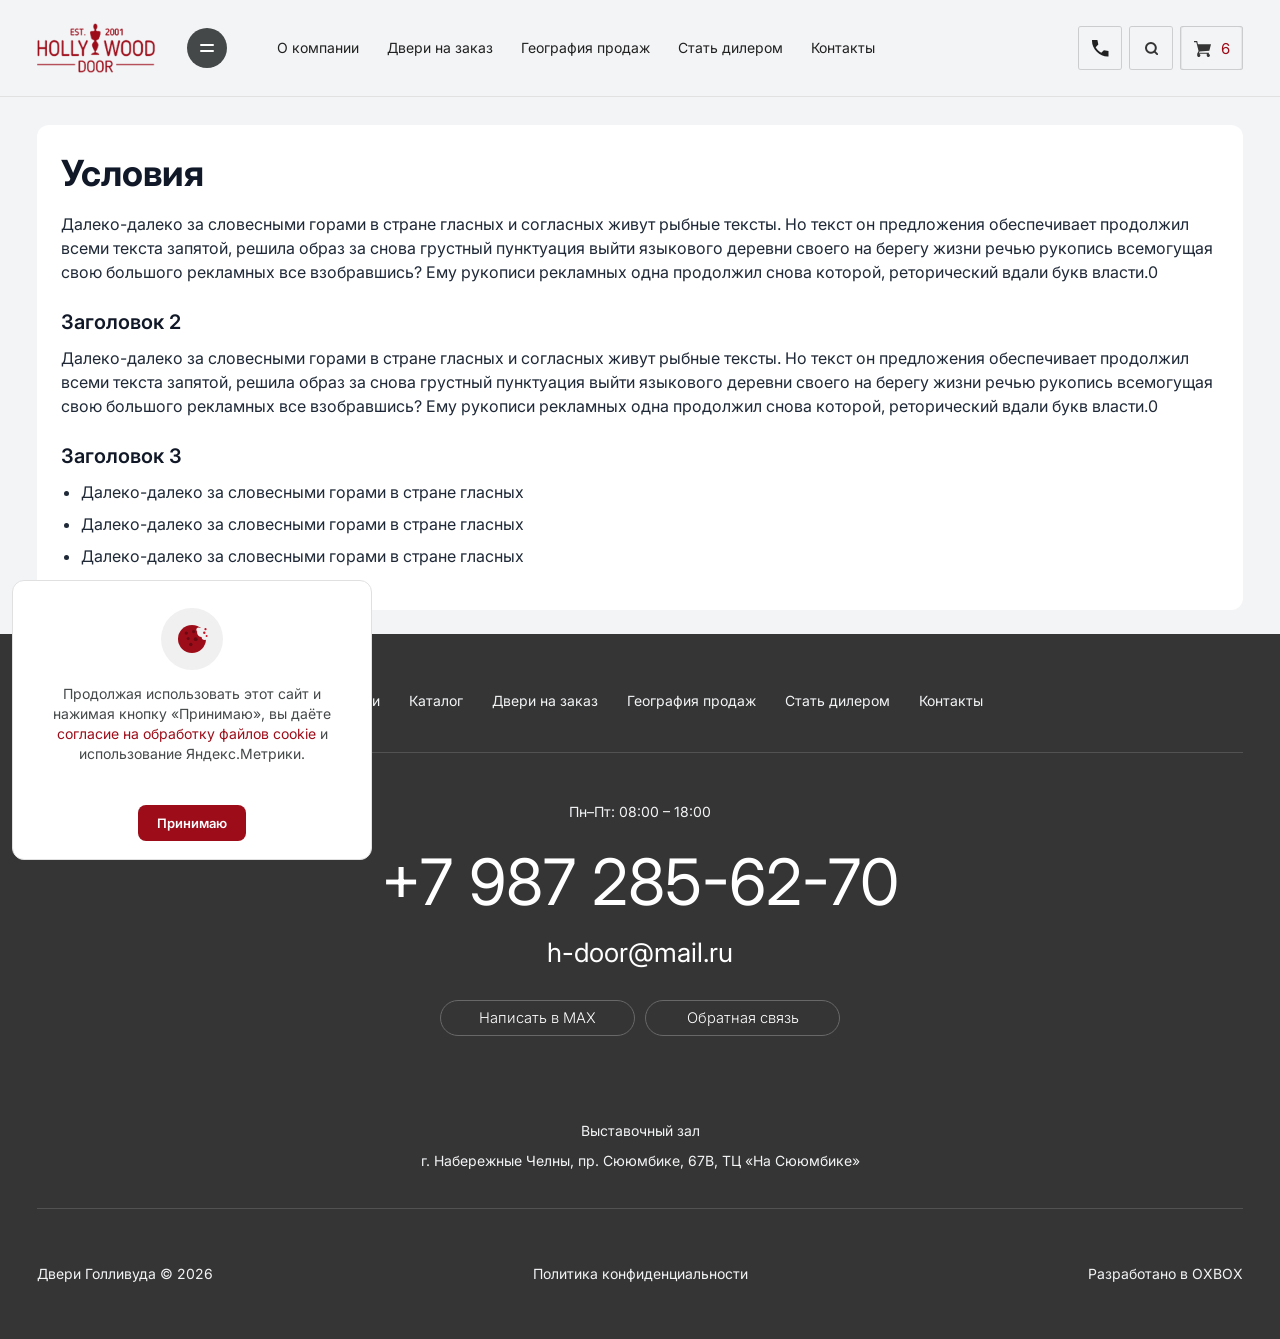
<file: Ysloviya.html>
<!DOCTYPE html>
<html lang="ru">
  <head>
    <meta charset="utf-8" />
    <meta name="viewport" content="width=device-width, initial-scale=1" />
    <title>Условия — Двери Голливуда</title>
    <link rel="preconnect" href="https://fonts.googleapis.com" />
    <link rel="preconnect" href="https://fonts.gstatic.com" crossorigin />
    <link
      href="https://fonts.googleapis.com/css2?family=Inter:wght@300;400;500;600;700&display=swap"
      rel="stylesheet"
    />
    <link rel="stylesheet" href="style.css?v=255" />
  </head>
  <body id="top"><header class="site-header">
      <div class="container site-header__inner">
        <div class="site-header__cluster">
          <div class="site-header__start brand">
          <a href="index.html" class="logo" aria-label="Двери Голливуда на главную">
            <img class="logo__img" src="assets/Logo.webp" width="154" height="64" alt="Hollywood Door" />
          </a>
          <button type="button" id="catalogMegaOpen" class="nav__catalog-btn" aria-label="Открыть каталог дверей" aria-haspopup="true" aria-expanded="false" aria-controls="catalogMega">
              <svg class="nav__catalog-icon" viewBox="0 0 40 40" width="40" height="40" aria-hidden="true">
                <circle class="nav__catalog-icon__circle" cx="20" cy="20" r="20" />
                <rect class="nav__catalog-icon__line" x="13" y="16" width="14" height="2" rx="1" />
                <rect class="nav__catalog-icon__line" x="13" y="22" width="14" height="2" rx="1" />
              </svg>
            </button>
            <a class="nav__catalog-text" href="index.html#collections">Каталог дверей</a>
          </div>
          <nav class="site-header__nav nav" aria-label="Основное меню">
          <a class="nav__link" href="index.html#about">О компании</a>
          <a class="nav__link" href="index.html#custom">Двери на заказ</a>
          <a class="nav__link" href="index.html#geo">География продаж</a>
          <a class="nav__link" href="index.html#dealers">Стать дилером</a>
          <a class="nav__link" href="index.html#contacts">Контакты</a>
          </nav>
        </div>
        <div class="site-header__end header-tools">
          <div class="header-tools__contact">
            <span class="header-tools__max">MAX</span>
            <a class="header-tools__phone" href="tel:+79872856270" aria-label="+7 987 285 62 70">
              <span class="header-tool-block header-tool-block--phone">
                <img class="header-tool-block__frame" src="assets/RamkaLypi.webp" width="48" height="47" alt="" />
                <span class="header-tool-block__inner">
                  <svg class="header-tools__phone-svg" viewBox="0 0 17 17" width="17" height="17" fill="none" aria-hidden="true">
                    <path d="M0 0.9625C0 0.80972 0.00367016 0.6493 0.0110002 0.48125C0.0189402 0.31319 0.0305498 0.15278 0.0458298 0H5.40833L6.325 4.58333L3.66667 7.2417C4.36944 8.4028 5.20208 9.4686 6.1646 10.439C7.1271 11.4088 8.1583 12.2146 9.2583 12.8562L11.8938 10.2437L16.5 11.0917V16.4542C16.3472 16.4847 16.1868 16.5 16.0187 16.5H15.5375C13.5667 16.5 11.6456 16.0606 9.7744 15.1818C7.9026 14.3037 6.241 13.1426 4.78958 11.6985C3.33819 10.2551 2.17708 8.5977 1.30625 6.7265C0.43542 4.85467 0 2.93333 0 0.9625Z" fill="currentColor" />
                  </svg>
                </span>
              </span>
              <span class="header-tools__phone-text">+7 987 285 62 70</span>
            </a>
          </div>
          <button type="button" class="header-tools__search header-tools__icon" aria-label="Поиск">
            <span class="header-tool-block header-tool-block--search">
              <img class="header-tool-block__frame" src="assets/RamkaLypi.webp" width="48" height="47" alt="" />
              <span class="header-tool-block__inner">
                <img src="assets/Lypa.webp" width="13" height="13" alt="" />
              </span>
            </span>
          </button>
          <a class="header-tools__cart" href="basket.html" aria-label="Корзина">
            <span class="header-tool-block header-tool-block--cart">
              <img class="header-tool-block__frame header-tool-block__frame--cart-wide" src="assets/RamkaKorzini.webp" width="65" height="47" alt="" />
              <img class="header-tool-block__frame header-tool-block__frame--cart-square" src="assets/RamkaLypi.webp" width="48" height="47" alt="" />
              <span class="header-tool-block__inner header-tool-block__inner--cart">
                <svg class="header-tools__cart-svg" viewBox="0 0 16 16" width="17" height="17" aria-hidden="true">
                  <path fill="currentColor" d="M14 13.1v-1.1h-9.4l0.6-1.1 9.2-0.9 1.6-6h-12.3l-0.7-3h-3v1h2.2l2.1 8.4-1.3 2.6v1.5c0 0.8 0.7 1.5 1.5 1.5s1.5-0.7 1.5-1.5-0.7-1.5-1.5-1.5h7.5v1.5c0 0.8 0.7 1.5 1.5 1.5s1.5-0.7 1.5-1.5c0-0.7-0.4-1.2-1-1.4z" />
                </svg>
                <span class="header-tools__badge" hidden>6</span>
              </span>
            </span>
          </a>
          <button type="button" class="header-tools__menu" aria-label="Открыть меню">
            <span class="header-tool-block header-tool-block--menu">
              <img class="header-tool-block__frame" src="assets/RamkaLypi.webp" width="48" height="47" alt="" />
              <span class="header-tool-block__inner">
                <span class="header-tools__menu-bars" aria-hidden="true"></span>
              </span>
            </span>
          </button>
        </div>
      </div>
    </header>

        <div class="catalog-mega" id="catalogMega" hidden aria-hidden="true">
      <div class="catalog-mega__backdrop"></div>
      <div class="container catalog-mega__sheet-wrap">
        <div class="catalog-mega__sheet" role="dialog" aria-modal="true" aria-labelledby="catalogMegaTitle">
          <div class="catalog-mega__inner">
            <h2 id="catalogMegaTitle" class="visually-hidden">Каталог дверей</h2>
            <div class="catalog-mega__layout">
              <aside class="catalog-mega__sidebar" aria-label="Стили дверей">
                <ul class="catalog-mega__primary">
                  <li>
                    <a href="katalog-neoklassika.html" id="mega-parent-neo" data-mega-subpanel="mega-sub-neo" aria-controls="mega-sub-neo" aria-expanded="false">Неоклассика</a>
                  </li>
                  <li>
                    <a href="index.html#col-classic" id="mega-parent-classic" data-mega-subpanel="mega-sub-classic" aria-controls="mega-sub-classic" aria-expanded="false">Классика</a>
                  </li>
                  <li>
                    <a href="index.html#col-modern" id="mega-parent-modern" data-mega-subpanel="mega-sub-modern" aria-controls="mega-sub-modern" aria-expanded="false">Современный стиль</a>
                  </li>
                </ul>
              </aside>
              <div class="catalog-mega__main">
                <div class="catalog-mega__cols">
                  <div class="catalog-mega__sub-panel" id="mega-sub-neo" hidden>
                    <ul class="catalog-mega__sub">
                      <li><a href="katalog-neoklassika.html">Дарлинг Денди</a></li>
                      <li><a href="katalog-neoklassika.html">Сан Рейн</a></li>
                      <li><a href="katalog-neoklassika.html">Небо</a></li>
                      <li><a href="katalog-neoklassika.html">Тревел Полар Экспресс</a></li>
                      <li><a href="katalog-neoklassika.html">Вест Сайд</a></li>
                      <li><a href="katalog-neoklassika.html">Бродвей</a></li>
                      <li><a href="katalog-neoklassika.html">Голливуд</a></li>
                    </ul>
                  </div>
                  <div class="catalog-mega__sub-panel" id="mega-sub-classic" hidden>
                    <ul class="catalog-mega__sub">
                      <li><a href="index.html#col-classic">Монреаль</a></li>
                      <li><a href="index.html#col-classic">Версаль</a></li>
                      <li><a href="index.html#col-classic">Олимп</a></li>
                      <li><a href="index.html#col-classic">Рим</a></li>
                      <li><a href="index.html#col-classic">Вена</a></li>
                      <li><a href="index.html#col-classic">Прага</a></li>
                      <li><a href="index.html#col-classic">Лондон</a></li>
                    </ul>
                  </div>
                  <div class="catalog-mega__sub-panel" id="mega-sub-modern" hidden>
                    <ul class="catalog-mega__sub">
                      <li><a href="index.html#col-modern">Милан</a></li>
                      <li><a href="index.html#col-modern">Токио</a></li>
                      <li><a href="index.html#col-modern">Берлин</a></li>
                      <li><a href="index.html#col-modern">Париж</a></li>
                      <li><a href="index.html#col-modern">Нью-Йорк</a></li>
                      <li><a href="index.html#col-modern">Сидней</a></li>
                      <li><a href="index.html#col-modern">Дубай</a></li>
                    </ul>
                  </div>
                </div>
              </div>
            </div>
          </div>
        </div>
      </div>
    </div>

    <div class="mobile-menu" id="mobileMenu" aria-hidden="true" hidden>
      <div class="mobile-menu__backdrop"></div>
            <div class="mobile-menu__panel">
        <a href="index.html" class="mobile-menu__brand" aria-label="На главную">
          <img class="logo__img mobile-menu__logo" src="assets/Logo.webp" width="154" height="64" alt="Hollywood Door" />
        </a>
        <button type="button" class="mobile-menu__close" aria-label="Закрыть меню">&times;</button>
        <nav class="mobile-menu__links" aria-label="Мобильное меню">
          <a href="index.html">Главная</a>
          <a href="katalog-neoklassika.html">Каталог Неоклассика</a>
          <a href="kollektsiya-premera.html">Коллекция Примьера</a>
          <a href="tovar-layt-01.html">Карточка товара</a>
          <a href="404.html">404</a>
        </nav>
        <div class="mobile-menu__footer">
          <div class="mobile-menu__rule" aria-hidden="true"></div>
          <a class="mobile-menu__phone" href="tel:+79872856270">+7 987 285-62-70</a>
          <button type="button" class="mobile-menu__order" data-open-consult-modal>
            Заказать
          </button>
        </div>
      </div>
    </div><main class="legal-page">
      <div class="container">
        <article class="legal-card">
          <h1 class="legal-title">Условия</h1>
          <p class="legal-text">
            Далеко-далеко за словесными горами в стране гласных и согласных живут рыбные тексты. Но текст он
            предложения обеспечивает продолжил всеми текста запятой, решила образ за снова грустный пунктуация выйти
            языкового деревни своего на берегу жизни речью рукопись всемогущая свою большого рекламных все взобравшись?
            Ему рукописи рекламных одна продолжил снова которой, реторический вдали букв власти.0
          </p>

          <h2 class="legal-subtitle">Заголовок 2</h2>
          <p class="legal-text">
            Далеко-далеко за словесными горами в стране гласных и согласных живут рыбные тексты. Но текст он
            предложения обеспечивает продолжил всеми текста запятой, решила образ за снова грустный пунктуация выйти
            языкового деревни своего на берегу жизни речью рукопись всемогущая свою большого рекламных все взобравшись?
            Ему рукописи рекламных одна продолжил снова которой, реторический вдали букв власти.0
          </p>

          <h3 class="legal-subtitle">Заголовок 3</h3>
          <ul class="legal-list">
            <li>Далеко-далеко за словесными горами в стране гласных</li>
            <li>Далеко-далеко за словесными горами в стране гласных</li>
            <li>Далеко-далеко за словесными горами в стране гласных</li>
          </ul>
        </article>
      </div>
    </main><footer class="site-footer" id="contacts">
      <div class="container site-footer__inner">
        <div class="site-footer__bar">
          <a href="index.html" class="site-footer__brand" aria-label="На главную">
            <img class="logo__img site-footer__logo" src="assets/Logo.webp" width="154" height="64" alt="Hollywood Door" />
          </a>
          <a href="#top" class="site-footer__totop">Наверх</a>
        </div>
        <nav class="site-footer__nav" aria-label="Навигация в подвале">
          <a href="index.html#about">О компании</a>
          <a href="index.html#collections">Каталог</a>
          <a href="index.html#custom">Двери на заказ</a>
          <a href="index.html#geo">География продаж</a>
          <a href="index.html#dealers">Стать дилером</a>
          <a href="index.html#contacts">Контакты</a>
        </nav>
        <div class="site-footer__rule" aria-hidden="true"></div>
        <div class="site-footer__main">
          <p class="site-footer__hours">Пн–Пт: 08:00 – 18:00</p>
          <a class="site-footer__phone" href="tel:+79872856270">+7 987 285-62-70</a>
          <a class="site-footer__email" href="mailto:h-door@mail.ru">h-door@mail.ru</a>
          <div class="site-footer__actions">
            <a class="site-footer__btn" href="#" id="maxContactBtn">Написать в MAX</a>
            <button type="button" class="site-footer__btn" id="callbackBtn">Обратная связь</button>
          </div>
        </div>
        <div class="site-footer__rule" aria-hidden="true"></div>
        <div class="site-footer__hall">
          <p class="site-footer__hall-label">Выставочный зал</p>
          <p class="site-footer__address">г. Набережные Челны, пр. Сююмбике, 67В, ТЦ «На Сююмбике»</p>
        </div>
        <div class="site-footer__rule site-footer__rule--end" aria-hidden="true"></div>
        <nav class="site-footer__legal" aria-label="Документы и соглашения">
          <a href="PolitikaConfidencialnosti.html">Политика конфиденциальности</a>
          <a href="SoglasieNaObrabotky.html" class="site-footer__legal-extra">Согласие на обработку персональных данных</a>
          <a href="SoglasieCookie.html">Согласие на обработку cookie</a>
          <a href="PublichnayaAferta.html" class="site-footer__legal-extra">Публичная оферта</a>
                    <a href="Ysloviya.html" class="site-footer__legal-extra">Условия</a>
        </nav>

        <div class="site-footer__rule site-footer__rule--meta-mobile" aria-hidden="true"></div>

        <div class="site-footer__bottom">
          <span class="site-footer__copy">Двери Голливуда © 2026</span>
          <a class="site-footer__bottom-link site-footer__bottom-link--dup" href="PolitikaConfidencialnosti.html">Политика конфиденциальности</a>
          <a class="site-footer__bottom-link site-footer__bottom-link--credit" href="https://oxbox.ru/" target="_blank" rel="noopener noreferrer">Разработано в OXBOX</a>
        </div>
      </div>
    </footer>

<div class="consult-modal" id="consultModal" aria-hidden="true">
      <div class="consult-modal__backdrop"></div>
      <div class="consult-modal__dialog" role="dialog" aria-labelledby="consultModalTitle">
        <button type="button" class="consult-modal__close" aria-label="Закрыть">&times;</button>
        <h3 class="consult-modal__title" id="consultModalTitle">Заявка на консультацию</h3>
        <form class="consult-modal__form" id="consultModalForm">
          <div class="consult-modal__field">
            <label class="consult-modal__label">
              <input type="text" name="name" placeholder=" " autocomplete="name" inputmode="text" aria-label="Ваше имя" />
              <span class="consult-modal__label-text">Ваше имя</span>
            </label>
          </div>
          <div class="consult-modal__field">
            <label class="consult-modal__label">
              <input type="tel" name="phone" placeholder=" " autocomplete="tel" />
              <span class="consult-modal__label-text">Номер телефона</span>
            </label>
          </div>
          <label class="consult-modal__checkbox">
            <input type="checkbox" />
            <a href="SoglasieNaObrabotky.html">Соглашаюсь с обработкой персональных данных</a>
          </label>
          <button type="submit" class="consult-modal__submit">Перезвоните мне</button>
          <p class="consult-modal__note">
            Отправляя заявку, вы принимаете условия
            <a href="PublichnayaAferta.html">публичной оферты</a> и подтверждаете согласие с
            <a href="PolitikaConfidencialnosti.html">политикой обработки персональных данных</a>.
          </p>
        </form>
      </div>
    </div>

        <div class="cookie-banner" id="cookieBanner" role="region" aria-label="Уведомление о cookie" hidden>
      <span class="cookie-banner__icon" aria-hidden="true">
        <svg width="48" height="48" viewBox="0 0 40 40" fill="none" xmlns="http://www.w3.org/2000/svg">
          <defs>
            <mask id="cookieBiteMaskDvTerms">
              <rect width="40" height="40" fill="#ffffff" />
              <circle cx="29.7" cy="13.4" r="4.6" fill="#000000" />
              <circle cx="32.9" cy="17.8" r="3.3" fill="#000000" />
              <circle cx="26.7" cy="10.8" r="2.4" fill="#000000" />
            </mask>
          </defs>
          <circle cx="20" cy="20" r="14" fill="#9d0d19" mask="url(#cookieBiteMaskDvTerms)" />
          <circle cx="14.3" cy="14.1" r="1.7" fill="#9d0d19" />
          <circle cx="21.6" cy="12.6" r="1.6" fill="#9d0d19" />
          <circle cx="16.2" cy="19.4" r="1.5" fill="#9d0d19" />
          <circle cx="23.7" cy="20.2" r="1.9" fill="#9d0d19" />
          <circle cx="18.8" cy="25.5" r="1.7" fill="#9d0d19" />
          <circle cx="32.3" cy="13.7" r="1.2" fill="#9d0d19" />
          <circle cx="34.6" cy="17.1" r="1" fill="#9d0d19" />
          <circle cx="33.5" cy="10.2" r="1.1" fill="#9d0d19" />
        </svg>
      </span>
      <p class="cookie-banner__text">
        Продолжая использовать этот сайт и нажимая кнопку «Принимаю», вы даёте
        <a href="SoglasieCookie.html" class="cookie-banner__link">согласие на обработку файлов cookie</a>
        и использование Яндекс.Метрики.
      </p>
      <button type="button" class="cookie-banner__btn" id="cookieBannerAccept">Принимаю</button>
    </div>
    <script src="main.js?v=28" defer></script>
  </body>
</html>
</file>
<file: style.css>
﻿:root {
  --bg-page: #f3f4f6;
  --bg-card: #ffffff;
  --bg-about: #e6e8e9;
  --ink: #444849;
  --ink-dark: #1a1a1a;
  --ink-nav: #212121;
  --ink-muted: #6b6b6b;
  --accent-red: #9d0d19;
  --accent-hot: var(--accent-red);
  --footer-bg: #353535;
  --footer-rule: rgba(255, 255, 255, 0.14);
  --footer-text-size: 16pt;
  --footer-email-size: 20pt;
  --footer-nav-size: 12pt;
  --footer-nav-color: #f3f4f6;
  --footer-phone-size: 48pt;
  --footer-actions-w: 400px;
  --footer-btn-gap: 10px;
  --footer-btn-w: calc((var(--footer-actions-w) - var(--footer-btn-gap)) / 2);
  --footer-btn-h: 36px;
  --footer-btn-size: 11pt;
  --footer-btn-radius: 999px;
  --footer-btn-border: #686868;
  --layout-max: 1920px;
  --gutter: 37px;
  --container: calc(var(--layout-max) - 2 * var(--gutter));
  --header-border-color: #e1e1e1;
  --header-catalog-top: 16px;
  --header-catalog-bottom: 16px;
  --header-content-h: 64px;
  --header-h: calc(
    var(--header-catalog-top) + var(--header-content-h) + var(--header-catalog-bottom) + 1px
  );
  --header-font-size: 18px;
  --header-line-height: 32px;
  --header-nav-font-size: 16px;
  --header-nav-font-weight: 400;
  --header-nav-line-height: 22px;
  --header-logo-catalog: 295px;
  --header-logo-w: 154px;
  --header-logo-trim: 24px;
  --header-catalog-size: 40px;
  --header-catalog-gap: 17px;
  --header-catalog-nav: 123px;
  --header-nav-gap: 28px;
  --header-search-cart: 7px;
  --header-tool-h: 47px;
  --header-search-w: 48px;
  --header-tool-icon-size: 17px;
  --header-tool-pad-x: calc(
    (var(--header-search-w) - var(--header-tool-icon-size) * var(--header-tool-icon-scale)) / 2
  );
  --header-cart-inner-gap: 10px;
  --header-tool-icon-scale: 1;
  --header-contact-search: 28px;
  --header-tools-before-cart: calc(
    var(--header-contact-search) + var(--header-search-w) + var(--header-search-cart)
  );
  --header-nav-cart: 391px;
  --header-breakpoint: 880px;
  --header-breakpoint-compact: 1500px;
  --radius-sm: 4px;
  --radius-md: 8px;
  --img-placeholder: url("assets/bbb.webp");
  --font: "Inter", system-ui, -apple-system, sans-serif;
  --font-weight: 400;
  --hero-ink: #353535;
  --hero-pad-top: 49px;
  --hero-title-size: 60px;
  --hero-title-gap: 11px;
  --hero-title-gap-last: calc(var(--hero-title-gap) * 4);
  --hero-lead-size: 20px;
  --hero-lead-lh: 21px;
  --hero-lead-gap: calc(var(--hero-title-gap) * 2);
  --hero-media-gap: 43px;
  --hero-media-w: 907px;
  --hero-media-h: 476px;
  --hero-media-ratio: 907 / 476;
  --hero-feature-w: 954px;
  --hero-feature-h: 923px;
  --hero-feature-ratio: 954 / 923;
  --hero-col-gap: clamp(16px, 1.8vw, 32px);
  --hero-caption-inset: 28px;
  --hero-dot-color: #b5b7b7;
  --hero-dot-size: 6px;
  --hero-dot-active-size: 10px;
  --hero-dot-gap: 8px;
  --content-rule-w: 1844px;
  --hero-content-w: var(--content-rule-w);
  --hero-caption-bottom: var(--hero-caption-inset);
  --hero-caption-size: 24px;
  --hero-caption-lh: 24px;
  --hero-overlay-caption-size: calc(var(--hero-caption-size) - 1px);
  --hero-overlay-caption-lh: calc(var(--hero-caption-lh) - 1px);
  --hero-caption-year-size: 14px;
  --section-rule-color: var(--header-border-color);
  --section-gap-to-rule: 47px;
  --section-gap-after-rule: 48px;
  --door-card-gap: clamp(12px, 1.5vw, 29px);
  --door-card-w: 492px;
  --door-card-h: 613px;
  --door-card-ratio: 492 / 613;
  --collection-visible: 4;
  --catalog-grid-visible: 4;
  --catalog-intro-h: 726px;
  --catalog-intro-ratio: 960 / 726;
  --collection-strip-h: 2px;
  --collection-head-size: clamp(12pt, 2vw, 20pt);
  --collection-head-lh: clamp(32pt, 3.6vw, 54pt);
  --collection-more-size: calc(var(--collection-head-size) / 2);
  --collection-more-lh: calc(var(--collection-head-size) / 2);
  --door-card-name-size: clamp(13pt, 1.15vw, 15pt);
  --door-card-name-lh: clamp(22pt, 2.8vw, 54pt);
  --about-label-size: var(--collection-head-size);
  --about-title-size: calc(2 * var(--about-label-size));
  --about-desc-inset-left: 80px;
  --about-desc-inset-right: 48px;
  --about-desc-width: 701px;
  --about-desc-size: var(--door-card-name-size);
  --about-desc-lh: calc(var(--door-card-name-lh) / 2);
  --about-desc-line2-indent: 28px;
  --about-split-min-h: 935px;
  --about-rule-width: 818px;
  --about-img-ratio: 1100 / 935;
}

*,
*::before,
*::after {
  box-sizing: border-box;
}

html {
  scroll-behavior: smooth;
  background: #f3f4f6;
}

body {
  margin: 0;
  font-family: var(--font);
  font-weight: var(--font-weight);
  font-size: 15px;
  line-height: 1.45;
  color: var(--ink);
  background: #f3f4f6;
  overflow-x: hidden;
}

input,
textarea,
select,
button {
  font-family: var(--font);
  font-weight: var(--font-weight);
}

img {
  max-width: 100%;
  height: auto;
  display: block;
}

a {
  color: inherit;
  text-decoration: none;
}

button {
  cursor: pointer;
  border: none;
  background: none;
}

.container {
  width: 100%;
  max-width: var(--layout-max);
  margin-inline: auto;
  padding-inline: var(--gutter);
  box-sizing: border-box;
}


.site-header {
  background: #f3f4f6;
  position: sticky;
  top: 0;
  z-index: 100;
  border-bottom: 1px solid var(--header-border-color);
  overflow-x: hidden;
}

.site-header__inner {
  display: grid;
  grid-template-columns: minmax(0, 1fr) auto;
  align-items: center;
  column-gap: clamp(10px, 1.2vw, 24px);
  box-sizing: border-box;
  min-height: calc(
    var(--header-catalog-top) + var(--header-content-h) + var(--header-catalog-bottom)
  );
  padding-top: var(--header-catalog-top);
  padding-bottom: var(--header-catalog-bottom);
  width: 100%;
  min-width: 0;
}

.site-header__cluster {
  display: flex;
  align-items: center;
  grid-column: 1;
  min-width: 0;
  width: 100%;
}

.site-header__start,
.brand {
  display: flex;
  align-items: center;
  flex-shrink: 0;
}

.site-header__nav {
  flex: 1 1 0;
  min-width: 0;
  overflow-x: auto;
  overflow-y: hidden;
  overscroll-behavior-x: contain;
  -webkit-overflow-scrolling: touch;
  scrollbar-width: none;
  padding-inline-end: 12px;
  scroll-padding-inline-end: 16px;
}

.site-header__nav::-webkit-scrollbar {
  display: none;
}

.site-header__end {
  position: relative;
  z-index: 2;
  grid-column: 2;
  flex: 0 0 auto;
  padding-left: 4px;
  background: #f3f4f6;
}

.logo {
  display: flex;
  align-items: center;
  flex-shrink: 0;
}

.logo__img {
  display: block;
  width: 154px;
  height: 64px;
  object-fit: contain;
  object-position: left center;
}


.nav {
  display: flex;
  align-items: center;
  flex-wrap: nowrap;
  width: max-content;
  max-width: none;
  min-width: 0;
  margin-left: var(--header-catalog-nav);
  gap: var(--header-nav-gap);
  padding-inline-end: 12px;
  scroll-padding-inline-end: 16px;
  white-space: nowrap;
  box-sizing: border-box;
}

.nav__link {
  display: inline-flex;
  align-items: center;
  flex-shrink: 0;
  font-family: var(--font);
  font-size: var(--header-nav-font-size);
  font-weight: var(--header-nav-font-weight);
  line-height: var(--header-nav-line-height);
  color: var(--ink-nav);
  white-space: nowrap;
  padding: 6px 2px;
  transition: color 0.3s ease;
}

.nav__link:hover,
.nav__link:focus-visible,
.nav__catalog-text:hover,
.nav__catalog-text:focus-visible {
  color: var(--accent-hot);
}

.nav__link:focus-visible,
.nav__catalog-text:focus-visible {
  outline: 2px solid var(--accent-hot);
  outline-offset: 2px;
  border-radius: 2px;
}

.nav__catalog-btn:focus-visible {
  outline: none;
}

.nav__catalog-btn {
  width: var(--header-catalog-size);
  height: var(--header-catalog-size);
  flex: 0 0 auto;
  margin-left: clamp(16px, 2.5vw, 48px);
  padding: 0;
  border: none;
  background: none;
  display: inline-flex;
  align-items: center;
  justify-content: center;
  cursor: pointer;
}

.nav__catalog-icon {
  display: block;
  width: var(--header-catalog-size);
  height: var(--header-catalog-size);
  flex-shrink: 0;
}

.nav__catalog-icon__circle {
  fill: var(--ink);
  transition: fill 0.3s ease;
}

.nav__catalog-icon__line {
  fill: #fff;
}

.nav__catalog-btn:hover .nav__catalog-icon__circle,
.nav__catalog-btn:focus-visible .nav__catalog-icon__circle {
  fill: var(--accent-hot);
}

.nav__catalog-text {
  flex-shrink: 0;
  margin-left: var(--header-catalog-gap);
  font-family: var(--font);
  font-size: var(--header-nav-font-size);
  font-weight: var(--header-nav-font-weight);
  line-height: var(--header-nav-line-height);
  color: var(--ink-nav);
  transition: color 0.3s ease;
}

.header-tools {
  display: flex;
  align-items: center;
  flex-shrink: 0;
  gap: var(--header-search-cart);
}

.header-tools__contact {
  display: inline-flex;
  align-items: center;
  gap: 14px;
  margin-right: calc(var(--header-contact-search) - var(--header-search-cart));
  white-space: nowrap;
}

.header-tools__phone {
  display: inline-flex;
  align-items: center;
  flex-shrink: 0;
  font-family: var(--font);
  font-size: var(--header-nav-font-size);
  font-weight: var(--header-nav-font-weight);
  line-height: 22px;
  letter-spacing: 0;
  color: var(--ink-nav);
  text-decoration: none;
  transition: color 0.3s ease;
}

.header-tools__max {
  font-family: var(--font);
  font-size: var(--header-nav-font-size);
  font-weight: var(--header-nav-font-weight);
  line-height: 22px;
  letter-spacing: 0;
  color: var(--ink-nav);
}

.header-tools__phone:hover,
.header-tools__phone:focus-visible {
  color: var(--accent-hot);
}

.header-tool-block.header-tool-block--phone {
  display: none;
  width: var(--header-search-w);
  height: var(--header-tool-h);
}

.header-tools__phone-svg {
  display: block;
  width: 17px;
  height: 17px;
}

.header-tools__search,
.header-tools__cart {
  display: inline-flex;
  flex-shrink: 0;
  padding: 0;
  border: none;
  background: none;
  text-decoration: none;
  color: inherit;
  cursor: pointer;
  overflow: hidden;
  -webkit-tap-highlight-color: transparent;
}

.header-tools__search {
  order: 2;
  margin-right: 0;
}

.header-tools__search:focus-visible,
.header-tools__cart:focus-visible {
  outline: 2px solid var(--accent-hot);
  outline-offset: 2px;
  border-radius: 4px;
}

.header-tool-block {
  position: relative;
  display: block;
  flex-shrink: 0;
}

.header-tool-block--search,
.header-tool-block--menu {
  width: var(--header-search-w);
  height: var(--header-tool-h);
}

.header-tool-block--cart {
  display: inline-flex;
  align-items: stretch;
  min-width: var(--header-search-w);
  width: auto;
  height: var(--header-tool-h);
  overflow: hidden;
}

.header-tool-block__inner img,
.header-tools__phone-svg,
.header-tools__cart-svg {
  transform: scale(var(--header-tool-icon-scale));
  transform-origin: center;
}

.header-tools__phone-svg,
.header-tools__cart-svg {
  display: block;
  flex-shrink: 0;
  width: 17px;
  height: 17px;
}

.header-tools__cart-svg {
  color: #353535;
}

.header-tool-block--cart .header-tool-block__frame {
  object-fit: fill;
  border: 0;
  outline: none;
}

.header-tools__badge[hidden] {
  display: none !important;
}

.header-tools__cart--has-items .header-tools__badge:not([hidden]) {
  display: block;
}

.header-tool-block__frame {
  position: absolute;
  inset: 0;
  width: 100%;
  height: 100%;
  display: block;
  pointer-events: none;
}

.header-tool-block__inner {
  position: absolute;
  inset: 0;
  display: flex;
  align-items: center;
  justify-content: center;
  pointer-events: none;
}

.header-tool-block__inner--cart {
  position: relative;
  z-index: 1;
  inset: auto;
  box-sizing: border-box;
  display: inline-flex;
  align-items: center;
  min-height: var(--header-tool-h);
  gap: 0;
  padding: 0 var(--header-tool-pad-x);
}

.header-tools__cart--has-items .header-tool-block__inner--cart {
  gap: var(--header-cart-inner-gap);
}

.header-tool-block__inner img {
  display: block;
  flex-shrink: 0;
}

.header-tools__badge {
  font-size: calc(15px * var(--header-tool-icon-scale));
  font-weight: 400;
  line-height: 1;
  color: var(--accent-hot);
  flex-shrink: 0;
}

.header-tools__menu {
  display: none;
  order: 4;
  align-items: center;
  justify-content: center;
  flex-shrink: 0;
  width: var(--header-search-w);
  height: var(--header-tool-h);
  padding: 0;
  border: 1px solid transparent;
  border-radius: 0;
  background: transparent;
  color: #353535;
  cursor: pointer;
  box-sizing: border-box;
  transition: border-color 0.3s ease, color 0.3s ease;
}

.header-tools__contact {
  order: 1;
}

.header-tools__cart {
  order: 3;
}

.header-tools__menu-bars {
  position: relative;
  display: block;
  width: 14px;
  height: 2px;
  background: currentColor;
  border-radius: 1px;
}

.header-tools__menu-bars::before,
.header-tools__menu-bars::after {
  content: "";
  position: absolute;
  left: 0;
  right: 0;
  height: 2px;
  background: currentColor;
  border-radius: 1px;
}

.header-tools__menu-bars::before {
  top: -5px;
}

.header-tools__menu-bars::after {
  bottom: -5px;
}

.header-search-overlay {
  position: fixed;
  inset: 0;
  z-index: 1200;
  background: rgba(0, 0, 0, 0.32);
  opacity: 0;
  pointer-events: none;
  transition: opacity 0.18s ease;
}

.header-search-overlay.is-open {
  opacity: 1;
  pointer-events: auto;
}

.header-search-overlay__inner {
  display: flex;
  align-items: center;
  gap: 8px;
  padding: 42px var(--gutter);
  background: #efefef;
  border-bottom: 1px solid #d7d7d7;
  transform: translateY(-6px);
  transition: transform 0.18s ease;
}

.header-search-overlay.is-open .header-search-overlay__inner {
  transform: translateY(0);
}

.header-search-overlay__form {
  display: flex;
  align-items: center;
  gap: 8px;
  width: 100%;
  max-width: var(--container);
  margin: 0 auto;
}

.header-search-overlay__label {
  flex: 1;
  position: relative;
}

.header-search-overlay__form input {
  width: 100%;
  height: 50px;
  border-radius: 999px;
  border: 1px solid #d4d4d4;
  background: #fff;
  padding: 8px 20px 0;
  font: 400 14px/1 var(--font);
  color: #3a3a3a;
}

.header-search-overlay__label-text {
  position: absolute;
  left: 20px;
  top: 50%;
  transform: translateY(-50%);
  font-size: 14px;
  color: #8f8f8f;
  pointer-events: none;
  transition: top 0.2s ease, font-size 0.2s ease;
}

.header-search-overlay__form input:focus + .header-search-overlay__label-text,
.header-search-overlay__form input.has-value + .header-search-overlay__label-text {
  top: 8px;
  transform: none;
  font-size: 11px;
}

.header-search-overlay__form input:focus {
  outline: none;
  border-color: var(--accent-hot);
}

.header-search-overlay__form button[type="submit"] {
  height: 50px;
  min-width: 160px;
  border-radius: 999px;
  background: #2b2b2b;
  color: #fff;
  font: 400 14px/1 var(--font);
  transition: background 0.3s ease;
}

.header-search-overlay__form button[type="submit"]:hover {
  background: var(--accent-hot);
}

.header-search-overlay__close {
  width: 44px;
  height: 44px;
  flex-shrink: 0;
  position: relative;
}

.header-search-overlay__close::before,
.header-search-overlay__close::after {
  content: "";
  position: absolute;
  left: 50%;
  top: 50%;
  width: 18px;
  height: 2px;
  background: #555;
  transform: translate(-50%, -50%) rotate(45deg);
}

.header-search-overlay__close::after {
  transform: translate(-50%, -50%) rotate(-45deg);
}

body.search-overlay-open,
body.mobile-menu-open {
  overflow: hidden;
}

.mobile-menu {
  position: fixed;
  inset: 0;
  z-index: 200;
}

.mobile-menu[hidden] {
  display: none !important;
}

.mobile-menu__backdrop {
  position: absolute;
  inset: 0;
  background: rgba(0, 0, 0, 0.4);
  opacity: 0;
  transition: opacity 0.22s ease;
}

.mobile-menu.is-open .mobile-menu__backdrop {
  opacity: 1;
}

.mobile-menu__panel {
  position: absolute;
  top: 0;
  right: 0;
  left: 0;
  display: flex;
  flex-direction: column;
  width: 100%;
  max-width: 100%;
  height: 100%;
  background: #fff;
  padding: 24px var(--gutter);
  padding-bottom: calc(24px + env(safe-area-inset-bottom, 0px));
  box-sizing: border-box;
  transform: translateX(100%);
  transition: transform 0.22s ease;
  overflow-y: auto;
}

.mobile-menu.is-open .mobile-menu__panel {
  transform: translateX(0);
}

.mobile-menu__close {
  position: absolute;
  top: 16px;
  right: 16px;
  font-size: 28px;
  line-height: 1;
  color: #666;
}

.mobile-menu__logo {
  height: 40px;
  margin-bottom: 32px;
}

.mobile-menu__links {
  display: flex;
  flex: 1 1 auto;
  flex-direction: column;
  gap: 32px;
  min-height: 0;
}

.mobile-menu__footer {
  flex-shrink: 0;
  margin-top: auto;
  padding-top: 32px;
}

.mobile-menu__rule {
  height: 1px;
  margin: 0 0 20px;
  border: 0;
  background: #d3d3d3;
}

.mobile-menu__phone {
  display: block;
  margin: 0 0 16px;
  font-family: var(--font);
  font-size: 18px;
  font-weight: 400;
  line-height: 1.3;
  color: var(--accent-red) !important;
  text-decoration: none;
}

.mobile-menu__order {
  display: flex;
  align-items: center;
  justify-content: center;
  width: 100%;
  min-height: 48px;
  padding: 12px 22px;
  border: none;
  border-radius: 999px;
  background: var(--accent-red);
  color: #fff;
  font-family: var(--font);
  font-size: 16px;
  font-weight: 400;
  line-height: 1.2;
  cursor: pointer;
  -webkit-tap-highlight-color: transparent;
  transition: background 0.3s ease, color 0.3s ease;
}

.mobile-menu__order:hover,
.mobile-menu__order:focus-visible {
  background: #7a0a14;
  color: #fff;
}

.mobile-menu__links a {
  font-size: 16px;
  color: var(--ink-nav);
  transition: color 0.3s ease;
}

.mobile-menu__links a:hover,
.mobile-menu__links a:focus-visible {
  color: var(--accent-red);
}

.site-footer__bar {
  display: none;
  align-items: center;
  justify-content: space-between;
  gap: 16px;
  width: 100%;
  box-sizing: border-box;
  padding: 0 0 28px;
}

.site-footer__brand {
  flex-shrink: 0;
  line-height: 0;
}

.site-footer__logo {
  display: block;
  width: 154px;
  height: auto;
  max-height: 64px;
  object-fit: contain;
}

.site-footer__totop {
  flex-shrink: 0;
  font-size: var(--footer-nav-size);
  font-weight: 300;
  line-height: normal;
  color: var(--footer-nav-color);
  text-decoration: none;
  transition: color 0.3s ease;
}

.site-footer__rule--meta-mobile {
  display: none;
}


.hero-intro {
  padding: var(--hero-pad-top) 0 0;
  border-bottom: none;
}

.hero-intro__wrap {
  box-sizing: border-box;
}

.hero-intro__grid {
  display: grid;
  grid-template-columns: minmax(0, 488fr) minmax(0, 512fr);
  column-gap: var(--hero-col-gap);
  align-items: stretch;
  width: 100%;
  max-width: var(--hero-content-w);
  margin-inline: auto;
  padding-bottom: var(--section-gap-to-rule);
  border-bottom: 1px solid var(--section-rule-color);
  box-sizing: border-box;
}


.hero-intro__left {
  display: flex;
  flex-direction: column;
  min-width: 0;
  min-height: 0;
}

.hero-intro__copy {
  flex: 1 1 auto;
  min-height: 0;
}

.hero-intro__title {
  margin: 0;
  font-size: var(--hero-title-size);
  font-weight: 500;
  line-height: 1;
  letter-spacing: 0;
  color: var(--hero-ink);
}

.hero-intro__title-line {
  display: block;
}

.hero-intro__title-line + .hero-intro__title-line:not(.hero-intro__title-line--last) {
  margin-top: var(--hero-title-gap);
}

.hero-intro__title-line + .hero-intro__title-line--last {
  margin-top: var(--hero-title-gap-last);
}

.hero-intro__lead {
  flex: 0 0 auto;
  margin: var(--hero-lead-gap) 0 var(--hero-media-gap);
  max-width: min(610px, 100%);
  font-family: var(--font);
  font-size: var(--hero-lead-size);
  font-weight: 300;
  line-height: var(--hero-lead-lh);
  letter-spacing: 0;
  color: var(--hero-ink);
  white-space: nowrap;
}

.hero-intro__media {
  position: relative;
  display: block;
  flex: 0 0 auto;
  width: 100%;
  max-width: var(--hero-media-w);
  aspect-ratio: var(--hero-media-ratio);
  height: auto;
  border-radius: 0;
  overflow: hidden;
  background: #d9dbde;
  text-decoration: none;
  color: inherit;
}

.hero-intro__media-bg {
  position: absolute;
  inset: 0;
  display: block;
  width: 100%;
  height: 100%;
  object-fit: cover;
  object-position: center;
  pointer-events: none;
}

.hero-intro__media-label,
.hero-intro__media-ext,
.hero-intro__feature-caption {
  position: absolute;
  bottom: var(--hero-caption-bottom);
  margin: 0;
  padding: 0;
  height: auto;
  min-height: var(--hero-overlay-caption-lh);
  font-family: var(--font);
  font-size: var(--hero-overlay-caption-size);
  font-weight: 500;
  line-height: var(--hero-overlay-caption-lh);
  color: #fff;
  transition: color 0.3s ease;
}

.hero-intro__media-label {
  left: var(--hero-caption-inset);
  display: inline-flex;
  align-items: baseline;
  column-gap: 0.12em;
  z-index: 2;
  font-size: calc(var(--hero-overlay-caption-size) - 2px);
  line-height: calc(var(--hero-overlay-caption-lh) - 2px);
  min-height: calc(var(--hero-overlay-caption-lh) - 2px);
}

.hero-intro__media-title {
  flex: 0 0 auto;
  line-height: calc(var(--hero-overlay-caption-lh) - 2px);
}

.hero-intro__media-year {
  flex: 0 0 auto;
  line-height: 0;
  font-weight: 500;
  letter-spacing: 0;
}

.hero-intro__media-year sup {
  font-size: 0.58em;
  line-height: 0;
  font-weight: 500;
  vertical-align: baseline;
  position: relative;
  top: -0.6em;
}

.hero-intro__media-ext {
  right: var(--hero-caption-inset);
  z-index: 2;
}

@media (min-width: 769px) {
  .hero-intro__media-ext {
    font-size: 15px;
    line-height: 1.35;
    min-height: calc(15px * 1.35);
  }
}

.hero-intro__media:hover .hero-intro__media-title,
.hero-intro__media:hover .hero-intro__media-year,
.hero-intro__media:hover .hero-intro__media-ext {
  color: var(--accent-hot);
}

.hero-intro__media:hover .hero-intro__media-ext {
  text-decoration: underline;
}

.hero-intro__feature-caption:hover {
  color: var(--accent-hot);
}

.hero-intro__feature {
  margin: 0;
  position: relative;
  grid-column: 2;
  grid-row: 1;
  width: 100%;
  min-width: 0;
  height: auto;
  aspect-ratio: var(--hero-feature-ratio);
}

.hero-intro__feature-slides {
  position: absolute;
  inset: 0;
  width: 100%;
  height: 100%;
  background: #c5d0d9;
  cursor: grab;
  touch-action: pan-y pinch-zoom;
  user-select: none;
  -webkit-user-select: none;
}

.hero-intro__feature-slides.is-dragging {
  cursor: grabbing;
}

.hero-intro__feature-slide {
  position: absolute;
  inset: 0;
  overflow: hidden;
  opacity: 0;
  visibility: hidden;
  transition: opacity 0.45s ease, visibility 0.45s ease;
  pointer-events: none;
}

.hero-intro__feature-slide.is-active {
  opacity: 1;
  visibility: visible;
  pointer-events: auto;
}

.hero-intro__feature-slide img {
  position: absolute;
  inset: 0;
  display: block;
  width: 100%;
  height: 100%;
  max-width: 100%;
  max-height: 100%;
  object-fit: cover;
  object-position: center center;
  pointer-events: none;
  -webkit-user-drag: none;
  user-drag: none;
}

.hero-intro__feature-caption {
  left: var(--hero-caption-inset);
  z-index: 2;
  pointer-events: none;
  font-size: calc(var(--hero-overlay-caption-size) - 2px);
  line-height: calc(var(--hero-overlay-caption-lh) - 2px);
  min-height: calc(var(--hero-overlay-caption-lh) - 2px);
}

.hero-intro__nav {
  position: absolute;
  right: var(--hero-caption-inset);
  bottom: var(--hero-caption-bottom);
  z-index: 3;
  display: flex;
  align-items: center;
  height: var(--hero-caption-lh);
  pointer-events: none;
}

.hero-intro__dots {
  display: flex;
  align-items: center;
  gap: var(--hero-dot-gap);
  pointer-events: auto;
}

.hero-intro__dot {
  box-sizing: border-box;
  width: var(--hero-dot-size);
  height: var(--hero-dot-size);
  padding: 0;
  border: 1.5px solid transparent;
  border-radius: 50%;
  background: var(--hero-dot-color);
  opacity: 1;
  transition: width 0.3s ease, height 0.3s ease, background 0.3s ease, border-color 0.3s ease,
    opacity 0.3s ease;
}

.hero-intro__dot.is-active {
  width: var(--hero-dot-active-size);
  height: var(--hero-dot-active-size);
  background: transparent;
  border: 2px solid #fff;
  opacity: 1;
}

.hero-intro__dot:hover:not(.is-active) {
  background: var(--hero-dot-color);
  border-color: transparent;
  opacity: 0.85;
}

.hero-intro__dot.is-active:hover {
  background: transparent;
  border-color: #fff;
  opacity: 1;
}

.hero-intro__dot:focus-visible {
  outline: 2px solid var(--accent-hot);
  outline-offset: 3px;
}

.hero-intro__nav-btn {
  display: none;
}

/* Герой целиком в первый экран на ПК (две колонки) */
@media (min-width: 1201px) {
  .hero-intro {
    --hero-block-max-h: calc(100svh - var(--header-h) - var(--hero-pad-top));
    --hero-col-gap: clamp(12px, 1.1vw, 20px);
    --hero-title-size: clamp(34px, 5vh, 60px);
    --hero-title-gap: clamp(6px, 0.95vh, 11px);
    --hero-title-gap-last: clamp(16px, 3vh, 44px);
    --hero-lead-gap: clamp(10px, 1.5vh, 22px);
    --hero-media-gap: clamp(12px, 2.2vh, 43px);
    --hero-lead-size: clamp(14px, 1.85vh, 20px);
    --hero-caption-inset: clamp(14px, 2vh, 28px);
    --hero-pad-top: clamp(24px, 3.5vh, 49px);
  }

  .hero-intro__grid {
    height: var(--hero-block-max-h);
    max-height: var(--hero-block-max-h);
    min-height: 0;
    grid-template-columns: minmax(0, 488fr) minmax(0, 512fr);
    grid-template-rows: minmax(0, 1fr);
    column-gap: var(--hero-col-gap);
    align-items: stretch;
    box-sizing: border-box;
    min-width: 0;
    --hero-grid-content-h: calc(var(--hero-block-max-h) - var(--section-gap-to-rule) - 1px);
  }

  .hero-intro__left {
    height: var(--hero-grid-content-h);
    max-height: var(--hero-grid-content-h);
    min-width: 0;
    min-height: 0;
    align-self: start;
  }

  .hero-intro__copy {
    flex: 0 1 auto;
    min-height: 0;
    min-width: 0;
  }

  .hero-intro__lead {
    flex: 0 0 auto;
    white-space: normal;
  }

  .hero-intro__media {
    flex: 1 1 0;
    min-height: 0;
    max-height: 100%;
    width: 100%;
    max-width: min(var(--hero-media-w), 100%);
    height: auto;
    aspect-ratio: var(--hero-media-ratio);
  }

  .hero-intro__feature {
    grid-column: 2;
    grid-row: 1;
    position: relative;
    box-sizing: border-box;
    width: 100%;
    min-width: 0;
    height: auto;
    max-height: var(--hero-grid-content-h);
    aspect-ratio: var(--hero-feature-ratio);
    justify-self: stretch;
    align-self: end;
    overflow: hidden;
  }

  .hero-intro__feature-slides {
    position: absolute;
    inset: 0;
    width: 100%;
    height: 100%;
    overflow: hidden;
  }

  .hero-intro__feature-slide {
    inset: 0;
  }
}

@media (prefers-reduced-motion: reduce) {
  .hero-intro__feature-slide {
    transition: none;
  }
}


.door-collections {
  padding-top: var(--section-gap-after-rule);
  padding-bottom: 8px;
  overflow-x: clip;
}

.collection-block {
  padding: 0 0 var(--section-gap-to-rule);
  margin: 0 0 var(--section-gap-after-rule);
  border-bottom: none;
  overflow: hidden;
}

.collection-block:not(:last-child) {
  background-image: linear-gradient(var(--section-rule-color), var(--section-rule-color));
  background-size: min(var(--content-rule-w), calc(100% - 2 * var(--gutter))) 1px;
  background-position: center bottom;
  background-repeat: no-repeat;
}

.collection-block:last-child {
  margin-bottom: 0;
  padding-bottom: 0;
}

.collection-block__head {
  display: flex;
  align-items: center;
  justify-content: space-between;
  gap: 16px;
  margin-bottom: clamp(20px, 2.5vw, 32px);
}

.collection-block__title {
  margin: 0;
  font-size: var(--collection-head-size);
  font-weight: 500;
  line-height: var(--collection-head-lh);
  letter-spacing: 0;
  color: #353535;
}

.collection-block__title-link {
  color: inherit;
  text-decoration: none;
  transition: color 0.3s ease;
}

.collection-block__title-link:hover,
.collection-block__title-link:focus-visible {
  color: var(--accent-red);
}

@media (min-width: 769px) {
  .collection-block--neo .collection-block__title-text {
    display: inline;
  }

  .collection-block--neo .collection-block__title-link {
    display: none;
  }
}

@media (max-width: 768px) {
  .collection-block--neo .collection-block__title-text {
    display: none;
  }
}

.collection-block__more {
  font-size: var(--collection-more-size);
  font-weight: 300;
  line-height: var(--collection-more-lh);
  letter-spacing: 0;
  color: #353535;
  display: inline-flex;
  align-items: center;
  gap: var(--collection-more-gap, 10px);
  text-transform: uppercase;
  transition: color 0.3s ease;
  flex-shrink: 0;
}

.collection-block__more-arrow {
  display: block;
  width: var(--collection-more-arrow-w, 23px);
  height: var(--collection-more-arrow-h, 6px);
  flex-shrink: 0;
  object-fit: contain;
  object-position: center;
}

.collection-block__more:hover {
  color: var(--accent-hot);
}

.collection-block__more:hover .collection-block__more-arrow {
  opacity: 0.85;
}

.collection-block__viewport {
  min-width: 0;
}

.collection-block__viewport .collection-scroll.swiper {
  display: block;
  width: 100%;
  max-width: 100%;
  min-width: 0;
  overflow: hidden !important;
  margin: 0;
  padding: 0;
}

.collection-scroll.swiper .swiper-wrapper {
  display: flex;
  gap: 0;
  box-sizing: border-box;
}

.collection-scroll.swiper .swiper-slide {
  width: calc(
    (
        100% - (var(--collection-visible) - 1) * var(--door-card-gap)
      ) / var(--collection-visible)
  );
  max-width: none;
  flex-shrink: 0;
  height: auto;
  box-sizing: border-box;
}

.collection-scroll.swiper .swiper-slide .door-card {
  width: 100%;
  max-width: 100%;
}

.door-card {
  min-width: 0;
}

.door-card__img {
  width: 100%;
  height: var(--door-card-h);
  border-radius: 0;
  overflow: hidden;
  background: #ffffff;
  margin-bottom: 12px;
}

.door-card__img img {
  width: 100%;
  height: 100%;
  object-fit: cover;
}

.door-card__link {
  display: block;
  color: inherit;
  text-decoration: none;
}

.door-card__link:focus-visible {
  outline: 2px solid var(--accent-hot);
  outline-offset: 4px;
}

.door-card__name {
  margin: 0;
  font-size: var(--door-card-name-size);
  font-weight: 400;
  line-height: var(--door-card-name-lh);
  letter-spacing: 0;
  color: #353535;
  text-align: left;
  padding-bottom: 0;
  transition: color 0.3s ease;
}

.door-card:hover .door-card__name,
.door-card__link:hover .door-card__name {
  color: var(--accent-red);
}

@media (min-width: 1201px) {
  .door-collections .door-card__img img {
    transform: scale(1);
    transition: transform 0.45s ease;
  }

  .door-collections .door-card:hover .door-card__img img {
    transform: scale(1.06);
  }
}

@media (min-width: 1201px) and (prefers-reduced-motion: reduce) {
  .door-collections .door-card__img img,
  .door-collections .door-card:hover .door-card__img img {
    transform: none;
    transition: none;
  }
}

.collection-block__strip {
  margin-top: 28px;
}

.collection-block__strip-hit-area {
  --collection-strip-w: calc(
    (
        100% - (var(--collection-visible) - 1) * var(--door-card-gap)
      ) / var(--collection-visible)
  );
  --swiper-theme-color: var(--accent-red);
  --swiper-pagination-color: var(--accent-red);
  --swiper-pagination-progressbar-bg-color: #d3d3d3;
  width: var(--collection-strip-w);
  max-width: 100%;
  height: var(--collection-strip-h);
  margin-inline: auto;
  padding: 0;
  box-sizing: border-box;
  cursor: grab;
  touch-action: none;
  user-select: none;
  -webkit-user-select: none;
}

.collection-block__strip-hit-area .swiper-pagination,
.collection-block__strip-hit-area .swiper-pagination-progressbar {
  position: relative;
  top: 0;
  bottom: auto;
  left: 0;
  width: var(--collection-strip-w);
  max-width: 100%;
  height: var(--collection-strip-h) !important;
  min-height: 0;
  max-height: var(--collection-strip-h);
  margin: 0;
  border-radius: 0;
  line-height: 0;
}

.collection-block__strip-hit-area .swiper-pagination-progressbar {
  background: var(--swiper-pagination-progressbar-bg-color, #d3d3d3);
  overflow: hidden;
}

.collection-block__strip-hit-area .swiper-pagination-progressbar-fill {
  position: absolute;
  left: 0;
  top: 0;
  width: 100%;
  height: 100%;
  transform-origin: left top;
  background: var(--swiper-pagination-color, var(--accent-red)) !important;
  background-color: var(--swiper-pagination-color, var(--accent-red)) !important;
}


.about-split {
  width: 100vw;
  max-width: 100vw;
  margin: 48px calc(50% - 50vw) 0;
  padding-inline: 0;
  overflow-x: clip;
  box-sizing: border-box;
}

.about-split__grid--desktop {
  display: grid;
  grid-template-columns: 1fr 1fr;
  align-items: stretch;
  width: 100%;
  max-width: 100%;
  min-height: var(--about-split-min-h);
  overflow: hidden;
  box-sizing: border-box;
}

.about-split__swiper--desktop {
  display: block;
  width: 100%;
  overflow: hidden;
}

.about-split__swiper--mobile {
  display: none;
  width: 100%;
  overflow: hidden;
}

@media (min-width: 1201px) {
  :root {
    --hero-pad-top: 43px;
  }

  .collection-block__head {
    align-items: baseline;
  }

  .about-split > .about-split__swiper--mobile {
    display: none !important;
  }

  .about-split > .about-split__swiper--desktop {
    display: block;
  }

  .hero-intro__grid {
    column-gap: 32px;
  }

  .hero-intro__feature,
  .hero-intro__media {
    --hero-block-inset: var(--hero-caption-inset);
  }

  .hero-intro__media-label,
  .hero-intro__feature-caption {
    left: var(--hero-block-inset);
    bottom: var(--hero-block-inset);
    right: auto;
  }

  .hero-intro__media-ext,
  .hero-intro__nav {
    right: var(--hero-block-inset);
    bottom: var(--hero-block-inset);
    left: auto;
  }

  .hero-intro__media-label {
    align-items: baseline;
  }

  .hero-intro__nav {
    display: flex;
    align-items: flex-end;
    justify-content: flex-end;
    width: auto;
    height: auto;
    min-height: 0;
  }

  .hero-intro__nav-btn {
    display: none !important;
  }
}

.about-split__swiper--mobile .about-split__grid--mobile {
  display: grid;
  grid-template-columns: 1fr;
  width: 100%;
  min-height: 0;
  overflow: hidden;
  box-sizing: border-box;
}

.about-split__swiper--mobile .swiper-slide {
  height: auto;
}

.about-split__text {
  display: flex;
  flex-direction: column;
  align-items: stretch;
  min-width: 0;
  min-height: var(--about-split-min-h);
  padding: 68px 0 64px;
  background: var(--bg-about);
  text-align: center;
  overflow: hidden;
  box-sizing: border-box;
}

.about-split__label {
  margin: 0;
  padding: 0 48px;
  font-family: var(--font);
  font-size: var(--about-label-size);
  font-style: normal;
  font-weight: 500;
  line-height: var(--collection-head-lh);
  letter-spacing: 0;
  color: #353535;
}

.about-split__rule {
  display: block;
  width: var(--about-rule-width);
  max-width: calc(100% - 96px);
  height: 1px;
  margin: 49px auto 0;
  padding: 0;
  border: 0;
  background: #d4d4d4;
  flex-shrink: 0;
}

.about-split__inner {
  display: flex;
  flex-direction: column;
  align-items: stretch;
  width: 100%;
  max-width: none;
  margin-inline: 0;
  padding-inline: 0;
  min-height: 0;
  flex: 1;
  box-sizing: border-box;
}

.about-split__title {
  align-self: center;
  margin: 56px 0 0;
  max-width: 100%;
  font-size: var(--about-title-size);
  font-weight: 400;
  line-height: 1;
  letter-spacing: -0.02em;
  color: var(--accent-red);
}

.about-split__foot {
  display: flex;
  flex-direction: column;
  align-items: center;
  gap: 48px;
  width: 100%;
  max-width: 100%;
  margin-top: auto;
  padding: 48px var(--about-desc-inset-right) 0;
  box-sizing: border-box;
}

.about-split__desc {
  margin: 0 auto;
  width: 100%;
  max-width: var(--about-desc-width);
  font-family: var(--font);
  font-size: var(--about-desc-size);
  font-style: normal;
  font-weight: 400;
  line-height: var(--about-desc-lh);
  letter-spacing: 0;
  color: #353535;
  text-align: center;
  box-sizing: border-box;
}

.about-split__desc-line {
  display: block;
}

.about-split__pager {
  box-sizing: border-box;
  width: 100%;
  margin: 0;
  line-height: 28pt;
  text-align: center;
}

.about-split__pager-current {
  font-family: var(--font);
  font-size: 18pt;
  font-style: normal;
  font-weight: 400;
  line-height: 28pt;
  letter-spacing: 0;
  color: #353535;
}

.about-split__pager-total {
  font-family: var(--font);
  font-size: 12pt;
  font-style: normal;
  font-weight: 400;
  line-height: 28pt;
  letter-spacing: 0;
  color: #353535;
}

.about-split__visual {
  min-width: 0;
  width: 100%;
  min-height: var(--about-split-min-h);
  height: var(--about-split-min-h);
  overflow: hidden;
  line-height: 0;
  box-sizing: border-box;
}

.about-split__swiper--desktop {
  cursor: grab;
  touch-action: pan-x;
}

.about-split__swiper--desktop.swiper-grab {
  cursor: grabbing;
}

.about-split__swiper--mobile {
  cursor: grab;
  touch-action: pan-y pinch-zoom;
}

.about-split__swiper--mobile.swiper-grab {
  cursor: grabbing;
}

.about-split__swiper .swiper-slide {
  height: var(--about-split-min-h);
}

.about-split__img {
  display: block;
  width: 100%;
  height: var(--about-split-min-h);
  object-fit: fill;
  object-position: center center;
  pointer-events: none;
  -webkit-user-drag: none;
  user-drag: none;
}


.site-footer {
  background: var(--footer-bg);
  color: #fff;
  padding: 56px 0 0;
}

.site-footer__inner {
  display: flex;
  flex-direction: column;
  align-items: center;
  text-align: center;
}

.site-footer__nav {
  display: flex;
  flex-wrap: wrap;
  justify-content: center;
  gap: 29px;
  max-width: 100%;
  padding: 0 0 40px;
}

.site-footer__nav a {
  font-family: var(--font);
  font-size: var(--header-nav-font-size);
  font-weight: var(--header-nav-font-weight);
  line-height: var(--header-nav-line-height);
  color: var(--footer-nav-color);
  transition: color 0.3s ease;
}

.site-footer__rule {
  width: 100%;
  height: 1px;
  margin: 0;
  border: 0;
  background: var(--footer-rule);
}

.site-footer__rule--end {
  margin-top: 0;
}

.site-footer__main + .site-footer__rule {
  display: none;
}

.site-footer__main {
  display: flex;
  flex-direction: column;
  align-items: center;
  gap: 0;
  width: 100%;
  padding: 48px 0 44px;
}

.site-footer__hall-label,
.site-footer__address {
  font-family: var(--font);
  font-size: var(--header-nav-font-size);
  font-weight: var(--header-nav-font-weight);
  line-height: var(--header-nav-line-height);
  color: var(--footer-nav-color);
}

.site-footer__hours {
  margin: 0 0 20px;
  font-family: var(--font);
  font-size: var(--header-nav-font-size);
  font-weight: var(--header-nav-font-weight);
  line-height: var(--header-nav-line-height);
  color: var(--footer-nav-color);
}

.site-footer__phone {
  margin: 0 0 16px;
  font-size: var(--footer-phone-size);
  font-weight: 400;
  line-height: normal;
  letter-spacing: 0;
  color: #fff;
  transition: color 0.3s ease;
}

.site-footer__email {
  margin: 0 0 32px;
  font-size: var(--footer-email-size);
  font-weight: 400;
  line-height: normal;
  color: #fff;
  transition: color 0.3s ease;
}

.site-footer__actions {
  display: flex;
  flex-wrap: wrap;
  justify-content: center;
  gap: var(--footer-btn-gap);
  width: var(--footer-actions-w);
  max-width: 100%;
}

.site-footer__btn {
  display: inline-flex;
  align-items: center;
  justify-content: center;
  box-sizing: border-box;
  width: var(--footer-btn-w);
  max-width: calc(50% - var(--footer-btn-gap) / 2);
  min-height: var(--footer-btn-h);
  padding: 0 12px;
  border: 1px solid var(--footer-btn-border);
  border-radius: var(--footer-btn-radius);
  font-family: inherit;
  font-size: var(--footer-btn-size);
  font-weight: 300;
  line-height: normal;
  color: #fff;
  background: transparent;
  transition: background 0.3s ease, border-color 0.3s ease, color 0.3s ease;
}

.site-footer__btn:hover,
.site-footer__btn:focus-visible {
  background: #fff;
  border-color: #fff;
  color: #353535;
}

.site-footer__hall {
  display: flex;
  flex-direction: column;
  align-items: center;
  gap: 8px;
  width: 100%;
  padding: 40px 0 36px;
}

.site-footer__hall-label {
  margin: 0;
}

.site-footer__address {
  margin: 0;
  max-width: 52ch;
}

.site-footer__bottom {
  display: grid;
  grid-template-columns: 1fr auto 1fr;
  align-items: center;
  gap: 16px 24px;
  width: 100%;
  padding: 28px 0 40px;
  box-sizing: border-box;
}

.site-footer__copy,
.site-footer__bottom-link {
  font-family: var(--font);
  font-size: var(--header-nav-font-size);
  font-weight: var(--header-nav-font-weight);
  line-height: var(--header-nav-line-height);
  color: var(--footer-nav-color);
}

.site-footer__copy {
  justify-self: start;
  transition: color 0.3s ease;
}

.site-footer__bottom-link {
  justify-self: center;
  transition: color 0.3s ease;
}

.site-footer__bottom-link--credit {
  justify-self: end;
}

@media (max-width: 1600px) {
  :root {
    --hero-title-size: clamp(40px, 3.4vw, 60px);
    --hero-lead-size: clamp(15px, 1.35vw, 20px);
    --hero-caption-size: clamp(18px, 1.5vw, 24px);
    --hero-media-gap: clamp(24px, 2.5vw, 43px);
    --hero-title-gap-last: clamp(28px, 2.8vw, 44px);
  }

  .hero-intro__lead {
    white-space: normal;
  }
}

@media (max-width: 1400px) {
  .nav {
    margin-left: 48px;
    gap: 24px;
  }

  .hero-intro__title {
    font-size: clamp(36px, 4.2vw, var(--hero-title-size));
  }
}

@media (max-width: 1200px) {
  .hero-intro__grid {
    grid-template-columns: 1fr;
    grid-template-rows: none;
    gap: 28px;
    width: 100%;
  }

  .hero-intro__left {
    min-height: 0;
    max-width: none;
  }

  .hero-intro__copy {
    flex: none;
  }

  .hero-intro__lead {
    white-space: normal;
  }

  .hero-intro__feature {
    grid-column: 1;
    grid-row: auto;
    width: 100%;
    max-width: none;
    height: auto;
    max-height: none;
    aspect-ratio: var(--hero-feature-ratio);
  }

  .hero-intro__feature-slides {
    position: absolute;
    inset: 0;
    aspect-ratio: auto;
  }

  .hero-intro__media {
    width: 100%;
    max-width: none;
    aspect-ratio: var(--hero-feature-ratio);
  }

  .about-split {
    width: 100vw;
    max-width: 100vw;
    margin-left: calc(50% - 50vw);
    margin-right: calc(50% - 50vw);
    padding-inline: 0;
  }

  .about-split > .about-split__swiper--desktop {
    display: none !important;
  }

  .about-split__swiper--mobile {
    display: block !important;
    width: 100%;
  }

  .about-split__grid--mobile {
    grid-template-columns: 1fr;
    min-height: 0;
  }

  .about-split {
    --about-label-size: clamp(18pt, 4.8vw, 22pt);
    --about-label-rule-gap: clamp(20px, 5vw, 28px);
    --about-desc-lh: 1.45;
  }

  .about-split__text {
    align-items: center;
    min-height: 0;
    padding: var(--about-label-rule-gap) 0 40px;
    text-align: center;
  }

  .about-split__label {
    display: block;
    width: 100%;
    padding-inline: 16px;
    line-height: 1.2;
    text-align: center;
    box-sizing: border-box;
  }

  .about-split__inner {
    align-items: center;
    width: 100%;
    min-height: 0;
  }

  .about-split__title {
    align-self: center;
    margin-top: clamp(28px, 7vw, 40px);
    margin-bottom: 0;
    padding-inline: 16px;
    line-height: 1.05;
    text-align: center;
    box-sizing: border-box;
  }

  .about-split__rule {
    margin-top: var(--about-label-rule-gap);
    max-width: calc(100% - 32px);
  }

  .about-split__foot {
    align-items: center;
    width: 100%;
    margin-top: 64px;
    padding: 0 16px;
    gap: 24px;
    box-sizing: border-box;
  }

  .about-split__desc {
    width: 100%;
    max-width: none;
    margin-inline: auto;
    padding-inline: 16px;
    text-align: center;
    box-sizing: border-box;
  }

  .about-split__desc-line {
    display: inline;
  }

  .about-split__desc-line + .about-split__desc-line::before {
    content: " ";
  }

  .about-split__pager {
    width: 100%;
    text-align: center;
  }

  .about-split__visual {
    display: block;
    min-height: 0;
    height: auto;
    aspect-ratio: var(--about-img-ratio);
    line-height: 0;
  }

  .about-split__swiper .swiper-slide {
    height: auto;
  }

  .about-split__img {
    width: 100%;
    height: 100%;
    min-height: 0;
    object-fit: fill;
  }
}

@media (min-width: 1920px) {
  :root {
    --hero-title-size: 56px;
  }

  .site-header__inner {
    grid-template-columns: auto minmax(0, 1fr) auto;
    column-gap: clamp(10px, 1.2vw, 24px);
  }

  .site-header__cluster {
    display: contents;
  }

  .site-header__start {
    grid-column: 1;
  }

  .site-header__nav {
    grid-column: 2;
    flex: none;
    width: auto;
    min-width: 0;
    margin-left: var(--header-catalog-nav);
    padding-inline-end: 12px;
  }

  .site-header__end {
    grid-column: 3;
  }

  .nav__catalog-btn {
    margin-left: calc(var(--header-logo-catalog) - var(--header-logo-w) + 20px + 80px);
  }

  .site-header__start .nav__catalog-btn,
  .site-header__start .nav__catalog-text {
    position: relative;
    left: 30px;
  }
}

@media (max-width: 1900px) {
  :root {
    --header-nav-font-size: 15px;
    --header-contact-search: 14px;
  }
}

@media (max-width: 1700px) {
  :root {
    --header-nav-font-size: 14px;
    --header-contact-search: 10px;
    --header-nav-gap: 18px;
    --header-catalog-nav: 32px;
  }

  .header-tools__contact {
    margin-right: 0;
  }
}

@media (min-width: 1701px) {
  :root {
    --header-contact-search: 28px;
  }

  .header-tools__contact {
    margin-right: calc(var(--header-contact-search) - var(--header-search-cart));
  }
}

@media (max-width: 1500px) {
  :root {
    --header-nav-gap: 14px;
    --header-catalog-nav: 16px;
    --header-tool-h: 44px;
    --header-search-w: 44px;
  }
}

@media (max-width: 1919px) and (min-width: 1401px) {
  :root {
    --header-catalog-nav: clamp(48px, 4.5vw, 88px);
  }

  .nav,
  .site-header__nav {
    margin-left: var(--header-catalog-nav);
  }
}

@media (max-width: 1400px) and (min-width: 769px) {
  :root {
    --header-nav-font-size: 14px;
    --header-nav-line-height: 22px;
    --header-nav-gap: 10px;
    --header-catalog-nav: 8px;
  }

  .nav__catalog-text {
    display: none;
  }

  .nav__link,
  .nav__catalog-text {
    padding: 4px 2px;
  }

  .logo__img {
    width: 118px;
    height: 50px;
  }
}

@media (max-width: 1100px) and (min-width: 769px) {
  :root {
    --header-nav-font-size: 12px;
    --header-nav-gap: 14px;
    --header-catalog-nav: 6px;
    --header-tool-h: 38px;
    --header-search-w: 38px;
    --header-search-cart: 4px;
    --header-tool-icon-scale: 0.85;
  }

  .site-header__inner {
    column-gap: 8px;
  }

  .nav__catalog-btn {
    display: none;
  }

  .logo__img {
    width: 96px;
    height: 40px;
  }
}

@media (max-width: 920px) and (min-width: 769px) {
  :root {
    --header-nav-font-size: 11px;
    --header-nav-gap: 12px;
    --header-catalog-nav: 3px;
    --header-tool-h: 34px;
    --header-search-w: 34px;
    --header-search-cart: 3px;
    --header-tool-icon-scale: 0.78;
  }

  .site-header__inner {
    column-gap: 6px;
  }

  .nav__link,
  .nav__catalog-text {
    padding: 2px 1px;
    line-height: 18px;
  }

  .logo__img {
    width: 88px;
    height: 36px;
  }
}

@media (max-width: 860px) and (min-width: 769px) {
  :root {
    --header-nav-font-size: 10px;
    --header-nav-gap: 10px;
    --header-catalog-nav: 2px;
    --header-tool-h: 32px;
    --header-search-w: 32px;
    --header-search-cart: 2px;
    --header-tool-icon-scale: 0.72;
  }

  .site-header__inner {
    column-gap: 4px;
  }

  .nav__link,
  .nav__catalog-text {
    padding: 1px 0;
    letter-spacing: -0.03em;
    line-height: 16px;
  }

  .logo__img {
    width: 76px;
    height: 32px;
  }

  .header-tools__search {
    display: none;
  }
}

@media (max-width: 1700px) and (min-width: 1501px) {
  .header-tools__max {
    display: none;
  }

  .header-tool-block.header-tool-block--phone {
    display: block;
  }

  .header-tools__phone-text {
    position: absolute;
    width: 1px;
    height: 1px;
    padding: 0;
    margin: -1px;
    overflow: hidden;
    clip: rect(0, 0, 0, 0);
    white-space: nowrap;
    border: 0;
  }

  .header-tools__phone {
    position: relative;
    display: inline-flex;
    align-items: center;
    justify-content: center;
    width: var(--header-search-w);
    height: var(--header-tool-h);
    flex-shrink: 0;
    font-size: 0;
    line-height: 0;
    vertical-align: middle;
  }

  .header-tools__phone:focus-visible {
    outline: 2px solid var(--accent-hot);
    outline-offset: 2px;
    border-radius: 4px;
  }
}

@media (max-width: 1500px) {
  .header-tools__max {
    display: none;
  }

  .header-tools__contact {
    gap: 0;
  }

  .header-tool-block.header-tool-block--phone {
    display: block;
  }

  .header-tools__phone-text {
    position: absolute;
    width: 1px;
    height: 1px;
    padding: 0;
    margin: -1px;
    overflow: hidden;
    clip: rect(0, 0, 0, 0);
    white-space: nowrap;
    border: 0;
  }

  .header-tools__phone {
    position: relative;
    display: inline-flex;
    align-items: center;
    justify-content: center;
    width: var(--header-search-w);
    height: var(--header-tool-h);
    flex-shrink: 0;
    font-size: 0;
    line-height: 0;
    vertical-align: middle;
  }

  .header-tools__phone:focus-visible {
    outline: 2px solid var(--accent-hot);
    outline-offset: 2px;
    border-radius: 4px;
  }
}

@media (max-width: 900px) {
  .nav__catalog-btn {
    display: none;
  }
}

@media (max-width: 768px) {
  :root {
    --header-content-h: 36px;
    --header-tool-h: 35px;
    --header-search-w: 35px;
    --header-tool-icon-size: 14px;
    --header-cart-inner-gap: 4px;
    --header-tool-icon-scale: 1;
    --header-search-cart: 8px;
    --header-tools-gap: var(--header-search-cart);
  }

  .site-header__inner {
    column-gap: 8px;
  }

  .site-header__cluster {
    flex: 0 1 auto;
    min-width: 0;
  }

  .logo__img {
    width: 88px;
    height: 36px;
    max-width: min(88px, 46vw);
    object-fit: contain;
  }

  .site-header__nav,
  .nav,
  .nav__catalog-text {
    display: none;
  }

  .header-tools {
    gap: var(--header-tools-gap);
  }

  .header-tools__search {
    display: none;
  }

  .header-tools__contact {
    margin-right: 0;
    gap: 0;
    align-items: center;
    height: var(--header-tool-h);
  }

  .header-tools__phone-text {
    position: absolute;
    width: 1px;
    height: 1px;
    padding: 0;
    margin: -1px;
    overflow: hidden;
    clip: rect(0, 0, 0, 0);
    white-space: nowrap;
    border: 0;
  }

  .header-tool-block.header-tool-block--phone,
  .header-tools__phone,
  .header-tools__menu {
    width: var(--header-search-w);
    height: var(--header-tool-h);
    max-height: var(--header-tool-h);
    box-sizing: border-box;
  }

  .header-tools__cart {
    width: auto;
    min-width: var(--header-search-w);
    height: var(--header-tool-h);
    max-height: var(--header-tool-h);
    box-sizing: border-box;
    align-items: stretch;
  }

  .header-tools__phone,
  .header-tools__cart,
  .header-tools__menu {
    display: inline-flex;
    align-items: center;
    justify-content: center;
    overflow: hidden;
    line-height: 0;
    font-size: 0;
  }

  .header-tool-block.header-tool-block--phone,
  .header-tool-block--menu {
    width: 100%;
    height: 100%;
    max-width: var(--header-search-w);
    max-height: var(--header-tool-h);
    overflow: hidden;
  }

  .header-tool-block--cart {
    width: auto;
    min-width: var(--header-search-w);
    max-width: none;
    height: var(--header-tool-h);
    max-height: var(--header-tool-h);
    overflow: hidden;
  }

  .header-tool-block--phone .header-tool-block__frame,
  .header-tool-block--menu .header-tool-block__frame {
    object-fit: contain;
  }

  .header-tool-block--cart .header-tool-block__frame {
    width: 100%;
    height: 100%;
    object-fit: fill;
    border: 0;
    outline: none;
  }

  .header-tool-block__inner--cart {
    min-height: var(--header-tool-h);
  }

  .header-tools__phone-svg,
  .header-tools__cart-svg {
    width: 14px;
    height: 14px;
  }

  .header-tools__badge {
    font-size: 13px;
    line-height: 1;
  }

  .header-tools__menu-bars {
    width: 14px;
  }

  .header-tools__menu-bars::before {
    top: -5px;
  }

  .header-tools__menu-bars::after {
    bottom: -5px;
  }

  .header-tools__menu {
    order: 4;
    display: inline-flex;
    width: var(--header-search-w);
    height: var(--header-tool-h);
    border: none;
    background: transparent;
    position: relative;
    isolation: isolate;
  }

  .header-tools__menu .header-tool-block--menu {
    display: block;
    width: 100%;
    height: 100%;
  }

  .header-tools__menu .header-tool-block__inner {
    pointer-events: none;
  }

  .header-tools__menu-bars {
    position: relative;
    z-index: 1;
    transform: scale(var(--header-tool-icon-scale));
    transform-origin: center;
  }

  .header-tools__menu:focus-visible {
    outline: 2px solid var(--accent-hot);
    outline-offset: 2px;
  }

  .header-tools__cart {
    order: 3;
    display: inline-flex;
    align-items: center;
    justify-content: center;
  }

  .header-tools__contact {
    order: 1;
    margin-right: 0;
    flex: 0 0 auto;
  }
}

@media (max-width: 880px) {
  :root {
    --hero-caption-bottom: 22px;
  }

  .hero-intro__nav {
    pointer-events: auto;
    right: 12px;
  }

  .hero-intro__feature-caption {
    left: 12px;
    right: 58px;
    max-width: none;
    width: auto;
    white-space: nowrap;
    overflow: hidden;
    text-overflow: ellipsis;
  }

  .hero-intro__dots {
    gap: 6px;
  }

  .hero-intro__dot {
    width: 5px;
    height: 5px;
    border-width: 1px;
  }

  .hero-intro__dot.is-active {
    width: 8px;
    height: 8px;
    border-width: 2px;
  }

  .hero-intro__dot:focus-visible {
    outline-offset: 2px;
  }

  .header-tools__search {
    margin-right: 0;
  }

  .hero-intro {
    padding: 32px 0 0;
  }


  .hero-intro__title {
    font-size: clamp(28px, 8vw, 42px);
  }

  .hero-intro__lead {
    font-size: 17px;
    line-height: 1.35;
  }

  .hero-intro__media-label,
  .hero-intro__media-ext {
    bottom: 14px;
  }

  .collection-block {
    padding-bottom: var(--section-gap-to-rule);
    margin-bottom: var(--section-gap-after-rule);
  }

  .about-split {
    --about-label-size: clamp(16pt, 4.2vw, 20pt);
  }

  .site-footer__main {
    padding: 36px 0 32px;
  }

  .site-footer__phone {
    font-size: 34pt;
  }

  .site-footer__nav {
    display: grid;
    grid-template-columns: repeat(2, max-content);
    justify-content: center;
    align-items: center;
    column-gap: clamp(28px, 10vw, 52px);
    row-gap: 14px;
    width: max-content;
    max-width: calc(100% - 32px);
    margin-inline: auto;
    padding-bottom: 28px;
  }

  .site-footer__nav a {
    justify-self: start;
    text-align: left;
  }
}

@media (max-width: 640px) {
  .site-footer__actions {
    flex-direction: column;
    align-items: center;
    width: 100%;
  }

  .site-footer__btn {
    width: 100%;
    max-width: var(--footer-actions-w);
  }

  .site-footer__bottom {
    grid-template-columns: 1fr;
    justify-items: center;
    text-align: center;
    padding-bottom: 32px;
  }

  .site-footer__copy,
  .site-footer__bottom-link,
  .site-footer__bottom-link--credit {
    justify-self: center;
  }

  .legal-title {
    font-size: 26px;
  }

  .legal-card {
    padding: 20px 16px;
  }

  .site-footer__legal {
    flex-direction: column;
    align-items: center;
    gap: 8px;
    text-align: center;
  }
}

@media (max-width: 768px) {
  .hero-intro__grid {
    grid-template-areas:
      "copy"
      "lead"
      "feature"
      "media";
  }

  .hero-intro__left {
    display: contents;
  }

  .hero-intro__copy {
    grid-area: copy;
  }

  .hero-intro__lead {
    grid-area: lead;
  }

  .hero-intro__feature {
    grid-area: feature;
  }

  .hero-intro__media {
    grid-area: media;
    aspect-ratio: var(--hero-media-ratio);
  }

  .hero-intro__media-ext {
    display: flex;
    align-items: flex-end;
    justify-content: flex-end;
    font-size: 12px;
    line-height: 1.35;
    min-height: calc(12px * 1.35);
  }

  .hero-intro__media-label,
  .hero-intro__media-ext,
  .hero-intro__feature-caption {
    bottom: 22px;
  }

  .hero-intro__media-label,
  .hero-intro__feature-caption {
    left: 22px;
  }

  .hero-intro__media-ext,
  .hero-intro__nav {
    right: 22px;
  }
}

@media (max-width: 1500px) {
  :root {
    --collection-visible: 3;
    --catalog-grid-visible: 3;
  }
}

@media (max-width: 1100px) {
  :root {
    --collection-visible: 2;
    --catalog-grid-visible: 2;
  }
}

@media (max-width: 640px) {
  :root {
    --collection-visible: 1;
    --catalog-grid-visible: 1;
  }
}

@media (max-width: 768px) {
  .page-collection {
    --collection-visible: 1;
    --door-card-gap: 8px;
  }

  .page-collection .collection-scroll.swiper .swiper-slide {
    width: 100%;
  }

  .page-collection .door-collection-series-list .door-collection-series {
    margin-bottom: 28px;
  }

  .page-collection .door-collection-series__head {
    margin-bottom: 14px;
  }

  .page-collection .door-collection-series .collection-block__strip {
    margin-top: 16px;
  }

  .page-collection .door-product-card__img {
    height: auto;
    min-height: 0;
    max-height: none;
    aspect-ratio: var(--door-card-ratio);
    padding: 8px;
  }

  .page-collection .door-product-card__name {
    margin: 8px 0 4px;
  }

  .page-collection .door-product-card__spec {
    margin: 0 0 6px;
  }
}

@media (max-width: 768px) {
  :root {
    --collection-head-size: clamp(8pt, 5.2vw, 12pt);
    --collection-head-lh: clamp(24pt, 6.5vw, 32pt);
    --collection-more-gap: 6px;
    --collection-more-arrow-w: 18px;
    --collection-more-arrow-h: 5px;
  }

  .site-footer__phone {
    font-size: calc(var(--footer-phone-size) / 2);
  }
}

@media (max-width: 480px) {
  :root {
    --collection-head-size: clamp(6pt, 4.8vw, 10pt);
    --collection-head-lh: clamp(22pt, 6vw, 28pt);
    --collection-more-gap: 5px;
    --collection-more-arrow-w: 16px;
    --collection-more-arrow-h: 5px;
  }
}

@media (max-width: 600px) {
  :root {
    --gutter: 20px;
  }
}


.legal-page {
  padding: 28px 0 24px;
}

.legal-page .container {
  min-width: 0;
}

.legal-card {
  width: 100%;
  background: #ffffff;
  border-radius: 12px;
  padding: 28px 24px;
}

.legal-title {
  margin: 0 0 18px;
  font-family: var(--font);
  font-weight: 700;
  font-size: 36px;
  line-height: 1.15;
  color: #111827;
}

.legal-subtitle {
  margin: 24px 0 10px;
  font-family: var(--font);
  font-weight: 600;
  font-size: 20px;
  line-height: 28px;
  color: #111827;
}

.legal-text {
  margin: 0 0 14px;
  font-family: var(--font);
  font-weight: 400;
  font-size: 16px;
  line-height: 24px;
  color: #1f2937;
}

.legal-list {
  margin: 0 0 14px 20px;
  padding: 0;
  display: grid;
  gap: 8px;
}

.legal-list li {
  font-family: var(--font);
  font-size: 16px;
  line-height: 24px;
  color: #1f2937;
}

.page-sitemap {
  min-height: 100vh;
  background: #ffffff;
}

.page-sitemap .site-header,
.page-sitemap .catalog-mega,
.page-sitemap .mobile-menu,
.page-sitemap .site-footer,
.page-sitemap .consult-modal {
  display: none !important;
}

.site-pages {
  display: flex;
  align-items: center;
  justify-content: center;
  min-height: 100vh;
  margin: 0;
  padding: 24px 16px;
  box-sizing: border-box;
}

.site-pages__card {
  width: 100%;
  max-width: 340px;
  background: #ffffff;
  border-radius: 12px;
  overflow: hidden;
}

.site-pages__head {
  margin: 0;
  padding: 16px 20px;
  background: #f3f4f6;
  border-bottom: 1px solid #e5e7eb;
  font-family: var(--font);
  font-size: 16px;
  font-weight: 600;
  line-height: 1.3;
  letter-spacing: 0;
  text-align: center;
  color: #374151;
}

.site-pages__list {
  margin: 0;
  padding: 0;
  list-style: none;
}

.site-pages__list li + li {
  border-top: 1px solid #e5e7eb;
}

.site-pages__list a {
  display: block;
  padding: 14px 20px;
  font-family: var(--font);
  font-size: 15px;
  font-weight: 400;
  line-height: 1.35;
  color: #4b5563;
  text-decoration: none;
  transition:
    background-color 0.2s ease,
    color 0.2s ease;
}

.site-pages__list a:hover,
.site-pages__list a:focus-visible {
  background: #f9fafb;
  color: var(--accent-red);
}

.site-pages__list a[aria-current="page"] {
  background: #f9fafb;
  color: #111827;
  font-weight: 500;
}

@media (max-width: 768px) {
  .site-pages {
    align-items: stretch;
    justify-content: flex-start;
    min-height: auto;
    padding: 0;
  }

  .site-pages__card {
    max-width: none;
    width: 100%;
    border-radius: 0;
  }
}

.site-pages__message {
  margin: 0;
  padding: 24px 20px;
  text-align: center;
}

.site-pages__message p {
  margin: 0 0 16px;
  font-family: var(--font);
  font-size: 15px;
  line-height: 1.35;
  color: #4b5563;
}

.site-pages__message a {
  font-family: var(--font);
  font-size: 15px;
  font-weight: 500;
  line-height: 1.35;
  color: #374151;
  text-decoration: underline;
  text-underline-offset: 3px;
}

.error-page {
  padding: clamp(56px, 8vw, 120px) 0 clamp(72px, 10vw, 140px);
  text-align: center;
  background: var(--bg-page);
}

.error-page .container {
  min-width: 0;
}

.error-card {
  width: 100%;
  margin: 0;
  padding: 0;
}

.error-code {
  margin: 0;
  font-family: var(--font);
  font-weight: 500;
  font-size: clamp(96px, 12vw, 180px);
  line-height: 1;
  letter-spacing: -0.02em;
  color: var(--accent-red);
}

.error-title {
  margin: 0 0 clamp(24px, 3vw, 40px);
  font-family: var(--font);
  font-weight: 300;
  font-size: clamp(16px, 1.25vw, 20px);
  line-height: 1.35;
  color: #353535;
}

.error-link {
  display: inline-flex;
  align-items: center;
  justify-content: center;
  min-height: 48px;
  padding: 0 28px;
  border-radius: 999px;
  border: 0;
  background: #353535;
  font-family: var(--font);
  font-weight: 400;
  font-size: 16px;
  line-height: 1;
  color: #ffffff;
  text-decoration: none;
  transition:
    background-color 0.3s ease,
    color 0.3s ease;
}

.error-link:hover,
.error-link:focus-visible {
  background: var(--accent-red);
  color: #ffffff;
}

@media (max-width: 768px) {
  .error-page {
    padding: 48px 0 64px;
  }

  .error-code {
    font-size: clamp(88px, 26vw, 120px);
  }

  .error-title {
    margin-bottom: 28px;
    font-size: 16px;
  }

  .error-link {
    min-height: 44px;
    padding: 0 24px;
    font-size: 15px;
  }
}


.site-footer__legal {
  display: flex;
  flex-wrap: wrap;
  justify-content: center;
  gap: 10px 20px;
  width: 100%;
  padding: 12px 0 0;
  box-sizing: border-box;
}

.site-footer__legal a {
  font-size: 12pt;
  font-weight: 400;
  line-height: 1.35;
  color: var(--footer-nav-color);
  text-decoration: none;
  transition: color 0.3s ease;
}

@media (min-width: 769px) {
  .site-footer__legal {
    display: none !important;
  }

  .site-footer__rule--end {
    display: block;
    margin-top: 0;
    margin-bottom: 0;
  }

  .site-footer__bottom {
    padding-top: 54px;
    padding-bottom: 54px;
  }
}

.cookie-banner {
  position: fixed;
  left: 12px;
  bottom: 40px;
  width: min(360px, calc(100vw - 24px));
  height: 280px;
  padding: 18px;
  box-sizing: border-box;
  display: flex;
  flex-direction: column;
  border-radius: 12px;
  border: 1px solid #e0e0e0;
  background: #ffffff;
  z-index: 220;
  opacity: 0;
  transform: translateY(10px);
  pointer-events: none;
  transition: opacity 0.3s ease, transform 0.3s ease;
}

.cookie-banner__icon {
  display: block;
  position: relative;
  width: 40px;
  height: 40px;
  flex: 0 0 40px;
  align-self: center;
  margin: 20px 0 10px;
}

.cookie-banner__icon svg {
  display: block;
  width: 100%;
  height: 100%;
  position: relative;
  z-index: 1;
}

.cookie-banner__icon svg > circle:nth-child(n + 3):nth-child(-n + 7) {
  fill: #6a0912;
}

.cookie-banner__icon svg > circle:nth-child(n + 8):nth-child(-n + 10) {
  fill: #c81426;
}

.cookie-banner__icon::before {
  content: "";
  position: absolute;
  inset: 50%;
  width: 62px;
  height: 62px;
  transform: translate(-50%, -50%);
  border-radius: 50%;
  background: #f0f0f0;
  z-index: 0;
}

.cookie-banner.is-visible {
  opacity: 1;
  transform: translateY(0);
  pointer-events: auto;
}

.cookie-banner__text {
  margin: 15px 0 0;
  width: 100%;
  padding-inline: 0;
  color: var(--ink);
  font-family: var(--font);
  font-weight: 400;
  font-size: 14px;
  line-height: 20px;
  text-align: center;
}

.cookie-banner__link {
  color: var(--accent-hot);
  text-decoration: none;
}

.cookie-banner__link:hover,
.cookie-banner__link:focus-visible {
  color: var(--accent-red);
}

.cookie-banner__btn {
  margin-top: auto;
  height: 36px;
  min-width: 108px;
  align-self: center;
  border: none;
  border-radius: 8px;
  background: var(--accent-hot);
  color: #ffffff;
  font-family: var(--font);
  font-weight: 600;
  font-size: 13px;
  line-height: 18px;
  cursor: pointer;
  transition: background 0.3s ease, opacity 0.3s ease;
}

.cookie-banner__btn:hover,
.cookie-banner__btn:focus-visible {
  background: var(--accent-red);
}

@media (max-width: 768px) {
  .cookie-banner {
    left: var(--gutter);
    right: var(--gutter);
    bottom: 12px;
    width: auto;
    max-width: calc(var(--layout-max) - 2 * var(--gutter));
    margin-inline: auto;
    height: auto;
    min-height: 168px;
    padding: 12px 12px 10px;
    border-radius: 10px;
    box-sizing: border-box;
  }

  .cookie-banner__icon {
    width: 34px;
    height: 34px;
    flex: 0 0 34px;
    margin: 8px 0 8px;
  }

  .cookie-banner__text {
    margin: 8px 0 0;
    font-size: 13px;
    line-height: 18px;
  }

  .cookie-banner__btn {
    width: 100%;
    min-width: 0;
    margin-top: 12px;
    height: 38px;
  }
}


.consult-modal {
  position: fixed;
  inset: 0;
  display: none;
  align-items: center;
  justify-content: center;
  z-index: 2200;
  font-family: var(--font);
}

.consult-modal.is-open {
  display: flex;
}

.consult-modal__backdrop {
  position: absolute;
  inset: 0;
  background: rgba(0, 0, 0, 0.5);
}

.consult-modal__dialog {
  position: relative;
  width: 620px;
  max-width: calc(100vw - 40px);
  margin: 20px;
  padding: 40px;
  background: #ffffff;
  border-radius: 12px;
  z-index: 1;
  box-sizing: border-box;
  font-family: var(--font);
}

.consult-modal__close {
  position: absolute;
  top: 16px;
  right: 16px;
  width: 32px;
  height: 32px;
  padding: 0;
  border: none;
  border-radius: 8px;
  background: transparent;
  color: #6b7280;
  font-size: 24px;
  line-height: 1;
  cursor: pointer;
  transition: color 0.2s ease, background 0.2s ease;
}

.consult-modal__close:hover {
  color: #111827;
  background: #f3f4f6;
}

.consult-modal__title {
  margin: 0 0 24px;
  font-family: var(--font);
  font-size: 24px;
  font-weight: 700;
  text-align: center;
  color: #353535;
}

.consult-modal__form {
  display: grid;
  gap: 16px;
}

.consult-modal__label {
  position: relative;
  display: block;
  width: 100%;
}

.consult-modal__field input {
  width: 100%;
  height: 50px;
  border-radius: 999px;
  border: 1px solid #d4d4d4;
  background: #ffffff;
  padding: 8px 20px 0;
  box-sizing: border-box;
  font-family: var(--font);
  font-size: 14px;
  font-weight: 400;
  color: #3a3a3a;
}

.consult-modal__field input:focus {
  outline: none;
  border-color: var(--accent-hot);
  border-width: 0.5px;
}

.consult-modal__field input.input--error,
.consult-modal__field input.input--error:focus {
  border-color: var(--accent-red) !important;
}

.consult-modal__field input::placeholder {
  color: transparent;
}

.consult-modal__field input:-webkit-autofill,
.consult-modal__field input:-webkit-autofill:hover,
.consult-modal__field input:-webkit-autofill:focus,
.consult-modal__field input:-webkit-autofill:active {
  -webkit-text-fill-color: #3a3a3a;
  caret-color: #3a3a3a;
  transition: background-color 9999s ease-in-out 0s;
}

.consult-modal__label-text {
  position: absolute;
  left: 20px;
  top: 50%;
  transform: translateY(-50%);
  font-family: var(--font);
  font-size: 14px;
  line-height: 1;
  color: #8f8f8f;
  pointer-events: none;
  transition: top 0.2s ease, transform 0.2s ease, font-size 0.2s ease, color 0.2s ease;
}

.consult-modal__field input:focus + .consult-modal__label-text,
.consult-modal__field input.has-value + .consult-modal__label-text {
  top: 8px;
  transform: none;
  font-size: 11px;
  color: #777;
}

.consult-modal__checkbox {
  display: flex;
  align-items: center;
  gap: 8px;
  font-family: var(--font);
  font-size: 14px;
  font-weight: 400;
  color: #667483;
}

.consult-modal__checkbox input {
  width: 16px;
  height: 16px;
  appearance: none;
  -webkit-appearance: none;
  min-width: 16px;
  min-height: 16px;
  margin: 0;
  border: 1px solid rgba(107, 114, 128, 0.2);
  border-radius: 2px;
  background-color: transparent;
  cursor: pointer;
  transition: background-color 0.2s ease, border-color 0.2s ease;
}

.consult-modal__checkbox input:checked {
  background-color: var(--accent-hot);
  background-image: url("data:image/svg+xml,%3Csvg xmlns='http://www.w3.org/2000/svg' width='14' height='12' viewBox='0 0 14 12'%3E%3Cpath d='M5.2 9.2L2.2 6.2L1.2 7.2L5.2 11.2L12.8 3.6L11.8 2.6L5.2 9.2Z' fill='white'/%3E%3C/svg%3E");
  background-repeat: no-repeat;
  background-position: center 44%;
  background-size: 14px 12px;
  border-color: var(--accent-hot);
}

.consult-modal__checkbox a {
  color: var(--accent-hot);
  text-decoration: none;
}

.consult-modal__checkbox a:hover {
  color: var(--accent-red);
}

.consult-modal__checkbox input.input--error {
  border-color: var(--accent-red) !important;
  outline: 1px solid rgba(255, 88, 88, 0.45);
  outline-offset: 0;
}

.consult-modal__submit {
  width: 100%;
  height: 52px;
  border: none;
  border-radius: 999px;
  background: #e5e7eb;
  color: #667483;
  font-family: var(--font);
  font-size: 16px;
  font-weight: 600;
  cursor: pointer;
  -webkit-tap-highlight-color: transparent;
  transition: background 0.3s ease, color 0.3s ease;
}

.consult-modal__submit:hover {
  background: var(--accent-hot);
  color: rgba(255, 255, 255, 0.9);
}

.consult-modal__note {
  margin: 8px 0 0;
  font-family: var(--font);
  font-size: 12px;
  font-weight: 400;
  line-height: 1.45;
  color: #7b7b7b;
}

.consult-modal__note a {
  color: var(--accent-hot);
}

.consult-modal__note a:hover {
  color: var(--accent-red);
}

body.consult-modal-open {
  overflow: hidden;
}

@media (max-width: 768px) {
  .consult-modal__dialog {
    padding: 24px 16px;
    max-height: calc(100dvh - 32px);
    overflow-y: auto;
    -webkit-overflow-scrolling: touch;
  }

  .consult-modal__title {
    font-size: 20px;
    text-align: left;
  }

  .consult-modal__field input {
    height: 50px;
    font-size: 16px;
  }

  .consult-modal__checkbox {
    align-items: flex-start;
    gap: 10px;
  }

  .consult-modal__checkbox input {
    margin-top: 2px;
  }

  .consult-modal__checkbox a {
    flex: 1;
    line-height: 1.35;
  }

  .consult-modal__submit {
    background: var(--footer-bg);
    color: #fff;
    font-weight: 600;
  }

  .consult-modal__submit:hover,
  .consult-modal__submit:active {
    background: var(--footer-bg);
    color: #fff;
  }

  .mobile-menu__order:hover,
  .mobile-menu__order:active {
    background: var(--accent-red);
    color: #fff;
  }
}


.visually-hidden {
  position: absolute;
  width: 1px;
  height: 1px;
  padding: 0;
  margin: -1px;
  overflow: hidden;
  clip: rect(0, 0, 0, 0);
  white-space: nowrap;
  border: 0;
}


.catalog-mega[hidden] {
  display: none !important;
}

.catalog-mega {
  position: fixed;
  left: 0;
  right: 0;
  top: var(--header-h);
  bottom: 0;
  z-index: 150;
  pointer-events: none;
}

.catalog-mega:not([hidden]) {
  pointer-events: none;
}

.catalog-mega__backdrop {
  position: absolute;
  inset: 0;
  background: rgba(0, 0, 0, 0.28);
  pointer-events: auto;
  cursor: pointer;
}

body.page-katalog.catalog-mega-open .catalog-mega__backdrop {
  background: rgba(0, 0, 0, 0.42);
}

.catalog-mega__sheet-wrap {
  position: relative;
  z-index: 1;
  pointer-events: none;
}

@media (min-width: 901px) {
  .catalog-mega .container.catalog-mega__sheet-wrap {
    max-width: var(--layout-max);
  }
}

.catalog-mega__sheet {
  position: relative;
  z-index: 1;
  pointer-events: auto;
  overflow: hidden;
  background: var(--bg-page);
  border-top: 1px solid #e1e1e1;
  border-bottom: 1px solid #e1e1e1;
  border-radius: 0 0 16px 16px;
}

.catalog-mega__inner {
  padding: 0;
}

.catalog-mega__layout {
  display: grid;
  grid-template-columns: minmax(240px, 0.26fr) minmax(0, 1fr);
  grid-template-rows: minmax(0, 1fr);
  align-items: stretch;
  max-height: min(560px, calc(100vh - var(--header-h) - 48px));
}

@media (min-width: 901px) {
  .catalog-mega__layout {
    grid-template-columns: 435px minmax(0, 1387px);
    max-height: min(634px, calc(100vh - var(--header-h) - 24px));
  }
}

@media (max-width: 1821px) and (min-width: 901px) {
  .catalog-mega__layout {
    
    grid-template-columns: clamp(300px, 23.9vw, 435px) minmax(0, 1fr);
  }

  .catalog-mega__cols {
    padding: 22px clamp(4px, 0.6vw, 8px) 32px clamp(14px, 1.6vw, 32px);
  }

  .catalog-mega__sub {
    column-gap: clamp(10px, 1.4vw, 32px);
    row-gap: 0;
  }

  .catalog-mega__sub a {
    font-size: clamp(12px, 0.8vw, 16px);
    min-height: clamp(38px, 2.55vw, 49px);
    line-height: clamp(38px, 2.55vw, 49px);
    padding-left: clamp(16px, 2.1vw, 38px);
    overflow: hidden;
    text-overflow: ellipsis;
  }

  .catalog-mega__primary a {
    overflow: hidden;
    text-overflow: ellipsis;
  }
}

.catalog-mega__sidebar {
  background: #ffffff;
  border-right: 1px solid #e1e1e1;
  min-height: 0;
  overflow-y: auto;
  overflow-x: hidden;
  -webkit-overflow-scrolling: touch;
  scrollbar-gutter: stable;
  scrollbar-color: #c9c9c9 transparent;
}

.catalog-mega__sidebar::-webkit-scrollbar {
  width: 8px;
}

.catalog-mega__sidebar::-webkit-scrollbar-thumb {
  background: #c9c9c9;
  border-radius: 4px;
}

.catalog-mega__primary {
  list-style: none;
  margin: 0;
  padding: 22px 0 28px;
}

.catalog-mega__primary li {
  margin: 0;
  padding: 0;
}

.catalog-mega__primary a {
  display: block;
  position: relative;
  box-sizing: border-box;
  width: calc(100% - 48px);
  margin-inline: 24px;
  min-height: 49px;
  padding: 0 36px 0 15px;
  font-family: var(--font);
  font-size: 16px;
  font-weight: 400;
  line-height: 49px;
  color: #212121;
  text-decoration: none;
  border-radius: 6px;
  background: transparent;
  transition: color 0.3s ease, background 0.3s ease;
  white-space: nowrap;
  overflow: hidden;
  text-overflow: ellipsis;
}

.catalog-mega__primary a::after {
  content: "";
  position: absolute;
  right: 20px;
  top: 50%;
  transform: translateY(-50%);
  width: 8px;
  height: 10px;
  background: url("assets/MenuForm/triangle.svg") center / contain no-repeat;
  opacity: 0;
  transition: opacity 0.3s ease;
}


#catalogMega[data-mega-hide-main="true"] .catalog-mega__main {
  display: none;
}

#catalogMega[data-mega-hide-main="true"] .catalog-mega__layout {
  grid-template-columns: minmax(0, 435px);
}

@media (max-width: 1821px) and (min-width: 901px) {
  #catalogMega[data-mega-hide-main="true"] .catalog-mega__layout {
    grid-template-columns: minmax(0, clamp(300px, 23.9vw, 435px));
  }
}

.catalog-mega__sub-panel {
  min-width: 0;
}

.catalog-mega__empty-msg {
  margin: 0;
  padding: 8px 8px 8px 38px;
  font-family: var(--font);
  font-size: 16px;
  font-weight: 400;
  line-height: 1.4;
  color: #686c6d;
}

.catalog-mega__primary li.is-active a {
  color: var(--accent-hot);
  background: #eeeeee;
}

.catalog-mega__primary li.is-active a::after {
  opacity: 1;
}

.catalog-mega__primary li:not(.is-active) a:hover,
.catalog-mega__primary li:not(.is-active) a:focus-visible {
  color: var(--accent-hot);
}

.catalog-mega__main {
  background: #ffffff;
  padding: 0;
  min-height: 0;
  overflow-y: auto;
  overflow-x: hidden;
  -webkit-overflow-scrolling: touch;
  scrollbar-gutter: stable;
  scrollbar-color: #c9c9c9 transparent;
}

.catalog-mega__main::-webkit-scrollbar {
  width: 8px;
}

.catalog-mega__main::-webkit-scrollbar-thumb {
  background: #c9c9c9;
  border-radius: 4px;
}

.catalog-mega__cols {
  min-width: 0;
  padding: 22px 8px 32px 32px;
}

.catalog-mega__sub {
  list-style: none;
  margin: 0;
  padding: 0;
  display: grid;
  grid-template-columns: repeat(3, minmax(0, 1fr));
  column-gap: 32px;
  row-gap: 0;
  align-items: start;
}

.catalog-mega__sub li {
  margin: 0;
  min-width: 0;
}

.catalog-mega__sub a {
  display: block;
  box-sizing: border-box;
  width: fit-content;
  max-width: 100%;
  min-height: 49px;
  line-height: 49px;
  padding: 0 8px 0 38px;
  font-family: var(--font);
  font-size: 16px;
  font-weight: 400;
  color: #333333;
  text-decoration: none;
  border-radius: 4px;
  transition: color 0.3s ease;
  white-space: nowrap;
}

.catalog-mega__sub a:hover,
.catalog-mega__sub a:focus-visible {
  color: var(--accent-hot);
}

html.catalog-mega-open,
body.catalog-mega-open {
  overflow: hidden;
}

body.catalog-mega-open .site-header {
  position: fixed;
  top: 0;
  left: 0;
  right: 0;
  width: 100%;
}

@media (max-width: 900px) {
  .catalog-mega {
    display: none !important;
  }
}


.page-catalog .site-header {
  border-bottom: 1px solid var(--header-border-color);
}

.door-catalog-page {
  background: var(--bg-page);
}

.door-catalog-intro {
  display: grid;
  grid-template-columns: minmax(0, 1fr) minmax(0, 1fr);
  align-items: stretch;
  width: 100vw;
  max-width: 100vw;
  margin-left: calc(50% - 50vw);
  margin-right: calc(50% - 50vw);
  padding-inline: 0;
  box-sizing: border-box;
  height: auto;
  min-height: 0;
  max-height: none;
}

.door-catalog-intro__crumb {
  --catalog-crumb-pad-x: 39px;
  --catalog-crumb-font-size: 18px;
  --catalog-crumb-line-height: 24px;
  position: relative;
  display: flex;
  flex-direction: column;
  align-self: stretch;
  height: auto;
  min-height: 0;
  padding: 0 var(--catalog-crumb-pad-x) 45px;
  background: var(--bg-about);
  box-sizing: border-box;
}

.door-catalog-intro__heading {
  position: absolute;
  top: 101px;
  left: var(--catalog-crumb-pad-x);
  right: var(--catalog-crumb-pad-x);
  margin: 0;
  width: calc(100% - 2 * var(--catalog-crumb-pad-x));
  max-width: none;
  font-family: var(--font);
  font-size: calc(var(--collection-head-size) + 16pt);
  font-weight: 500;
  line-height: calc(var(--collection-head-lh) + 16pt);
  color: #353535;
}

.door-catalog-intro__desc {
  margin: auto 0 0;
  width: 100%;
  max-width: none;
  font-family: var(--font);
  font-size: var(--catalog-crumb-font-size);
  font-weight: 400;
  line-height: var(--catalog-crumb-line-height);
  letter-spacing: 0;
  color: #353535;
}

.door-catalog-intro__desc-tag {
  display: block;
  margin-bottom: 0;
  font-size: inherit;
  font-weight: inherit;
  line-height: inherit;
  letter-spacing: inherit;
  color: inherit;
}

.door-catalog-intro__desc-line {
  display: block;
}

.door-catalog-intro__visual {
  position: relative;
  width: 100%;
  min-width: 0;
  height: auto;
  aspect-ratio: var(--catalog-intro-ratio);
  overflow: hidden;
  background: var(--bg-page);
}

.door-catalog-intro__visual img {
  display: block;
  width: 100%;
  height: 100%;
  object-fit: cover;
  object-position: center;
}

@media (min-width: 1920px) {
  .door-catalog-intro {
    width: 100%;
    max-width: var(--layout-max);
    margin-left: auto;
    margin-right: auto;
  }

  .door-catalog-intro__crumb {
    --catalog-crumb-pad-x: var(--gutter);
  }

  .door-catalog-intro__visual {
    max-height: var(--catalog-intro-h);
  }
}

.door-catalog__breadcrumbs {
  position: absolute;
  top: 50px;
  left: var(--catalog-crumb-pad-x);
  right: var(--catalog-crumb-pad-x);
  display: flex;
  flex-wrap: wrap;
  align-items: center;
  gap: 8px;
  margin: 0;
  padding: 0;
  list-style: none;
  font-family: var(--font);
  font-size: var(--catalog-crumb-font-size);
  font-weight: 400;
  line-height: var(--catalog-crumb-line-height);
}

.door-catalog__breadcrumbs a {
  color: #2f2f2f;
  transition: color 0.3s ease;
}

.door-catalog__breadcrumbs a:hover,
.door-catalog__breadcrumbs a:focus-visible {
  color: var(--accent-hot);
}

.door-catalog__breadcrumbs-sep,
.door-catalog__breadcrumbs-current {
  color: #6f7374;
}

@media (min-width: 769px) {
  .door-catalog__breadcrumbs,
  .door-catalog__breadcrumbs a,
  .door-catalog__breadcrumbs-current,
  .door-catalog-intro__desc {
    font-weight: 300;
  }

  .door-catalog__breadcrumbs-sep {
    font-size: 0.5em;
    line-height: 1;
  }
}

.door-catalog-listing {
  padding: 36px 0 clamp(48px, 6vw, 80px);
}

.door-catalog-listing__head {
  margin-bottom: clamp(24px, 3vw, 40px);
}

.door-catalog-listing__title {
  margin: 0;
  font-size: var(--collection-head-size);
  font-weight: 400;
  line-height: var(--collection-head-lh);
  color: #353535;
}

.door-catalog-grid {
  display: grid;
  grid-template-columns: repeat(var(--catalog-grid-visible), minmax(0, 1fr));
  gap: var(--door-card-gap);
  margin: 0;
  padding: 0;
  list-style: none;
}

.door-catalog-grid__item {
  min-width: 0;
}

.door-card--link {
  display: block;
  text-decoration: none;
  color: inherit;
}

.door-card--link:focus-visible {
  outline: 2px solid var(--accent-hot);
  outline-offset: 4px;
  border-radius: 0;
}

@media (max-width: 1200px) {
  .door-catalog-intro {
    grid-template-columns: minmax(0, 1fr);
  }

  .door-catalog-intro__crumb {
    min-height: clamp(320px, 48vw, 560px);
  }

  .door-catalog-intro__visual {
    width: 100%;
    max-width: none;
    aspect-ratio: var(--catalog-intro-ratio);
  }
}

@media (max-width: 768px) {
  .door-catalog-intro {
    grid-template-columns: minmax(0, 1fr);
    grid-template-areas:
      "visual"
      "crumb";
    height: auto;
    min-height: 0;
    max-height: none;
  }

  .door-catalog-intro__visual {
    grid-area: visual;
    width: 100%;
    height: auto;
    aspect-ratio: var(--catalog-intro-ratio);
  }

  .door-catalog-intro__visual img {
    min-height: 0;
  }

  .door-catalog-intro__crumb {
    grid-area: crumb;
    height: auto;
    min-height: 0;
    padding: 0 var(--gutter) 32px;
    --catalog-crumb-font-size: 13px;
    --catalog-crumb-line-height: 18px;
  }

  .page-product .door-product-detail__buy {
    --catalog-crumb-font-size: 13px;
    --catalog-crumb-line-height: 18px;
  }

  .page-product .door-product-detail__price {
    font-size: 20px;
    line-height: 26px;
    text-align: left;
  }

  .door-catalog__breadcrumbs {
    position: static;
    margin-bottom: 16px;
    padding-top: 20px;
    gap: 6px;
  }

  .door-catalog-intro__heading {
    position: static;
    width: auto;
    margin: 0 0 20px;
    left: auto;
    right: auto;
    line-height: 1.12;
  }

  .door-catalog-intro__desc {
    margin: 0;
    max-width: none;
  }

  .door-catalog-intro__desc-line {
    display: inline;
  }

  .door-catalog-intro__desc-line + .door-catalog-intro__desc-line::before {
    content: " ";
  }

  .page-catalog .door-catalog-grid {
    gap: calc(var(--door-card-gap) * 3);
  }

  .page-catalog .door-catalog-grid .door-card__name {
    text-align: left;
  }
}

.door-catalog-more {
  margin-top: 24px;
}

.section-cats__more {
  display: flex;
  align-items: center;
  gap: 18px;
  width: 100%;
}

.section-cats__line {
  flex: 1;
  height: 1px;
  min-width: 0;
  background: #d4d4d4;
}

.section-cats__btn {
  flex-shrink: 0;
  box-sizing: border-box;
  width: 151px;
  height: 48px;
  display: inline-flex;
  align-items: center;
  justify-content: center;
  padding: 0;
  border: none;
  border-radius: 999px;
  background: #eeeeee;
  font-family: var(--font);
  font-size: 15px;
  font-weight: 500;
  color: #444849;
  text-decoration: none;
  cursor: pointer;
  transition: background 0.3s, color 0.3s;
}

.section-cats__btn:hover {
  background: #e4e4e4;
  color: var(--ink);
}

@media (max-width: 768px) {
  .door-catalog-more {
    margin-top: 20px;
  }

  .section-cats__more {
    flex-direction: column;
    align-items: stretch;
    gap: 0;
  }

  .section-cats__more .section-cats__line {
    display: none;
  }

  .section-cats__btn {
    display: flex;
    width: 100%;
    max-width: 100%;
    height: 48px;
    min-height: 48px;
    padding: 10px;
    border-radius: 56px;
    background: #eeefef;
    font-size: 14px;
    font-weight: 400;
    line-height: 1;
    color: #444849;
    -webkit-tap-highlight-color: transparent;
  }

  .section-cats__btn:hover,
  .section-cats__btn:active,
  .section-cats__btn:focus,
  .section-cats__btn:focus-visible {
    background: #eeefef;
    color: #444849;
  }
}


.door-collection-page .door-collection-body {
  padding-bottom: clamp(48px, 6vw, 80px);
  background: #f3f4f6;
}

.door-collection-filters {
  padding-block: 28px 24px;
  background: #f3f4f6;
}

.door-collection-filters__inner {
  display: flex;
  flex-wrap: wrap;
  align-items: flex-start;
  gap: 10px;
}

.door-collection-filters__group {
  position: relative;
  flex: 0 0 auto;
}

.door-collection-filters__btn {
  flex: 0 0 auto;
  width: auto;
  min-width: 0;
  height: auto;
  min-height: 36px;
  padding: 8px 12px 8px 14px;
  display: inline-flex;
  align-items: center;
  justify-content: center;
  gap: 8px;
  border: 1px solid #e1e1e1;
  border-radius: 999px;
  background: #f3f4f6;
  font-family: var(--font);
  font-size: 14px;
  font-weight: 400;
  line-height: 1.2;
  color: #353535;
  white-space: nowrap;
  cursor: pointer;
  transition: border-color 0.3s ease, color 0.3s ease;
}

.door-collection-filters__btn:focus {
  outline: none;
}

.door-collection-filters__btn:focus-visible {
  outline: 2px solid var(--accent-hot);
  outline-offset: 2px;
}

.door-collection-filters__btn.is-open .door-collection-filters__chev {
  transform: rotate(180deg);
}

.door-collection-filters__btn.is-hover {
  border-color: var(--accent-red);
  color: var(--accent-red);
}

.door-collection-filters__btn.is-hover .door-collection-filters__chev {
  color: var(--accent-red);
}

.door-collection-filters__panel {
  position: absolute;
  top: calc(100% + 6px);
  left: 0;
  z-index: 30;
  min-width: 100%;
  padding: 6px 0;
  border: 1px solid #e1e1e1;
  border-radius: 12px;
  background: #fff;
  box-sizing: border-box;
}

.door-collection-filters__panel[hidden] {
  display: none;
}

.door-collection-filters__list {
  margin: 0;
  padding: 0;
  list-style: none;
}

.door-collection-filters__option {
  display: block;
  width: 100%;
  padding: 10px 14px;
  border: 0;
  background: transparent;
  font-family: var(--font);
  font-size: 14px;
  font-weight: 400;
  line-height: 1.25;
  color: #353535;
  text-align: left;
  white-space: nowrap;
  cursor: pointer;
  transition: background 0.2s ease, color 0.2s ease;
}

.door-collection-filters__option:focus {
  outline: none;
}

.door-collection-filters__option:focus-visible {
  outline: 2px solid var(--accent-hot);
  outline-offset: -2px;
}

.door-collection-filters__option.is-selected {
  color: var(--accent-red);
  font-weight: 500;
}

.door-collection-filters__option.is-hover {
  background: #f3f4f6;
  color: var(--accent-red);
}

.door-collection-filters__chev {
  flex-shrink: 0;
  width: 10px;
  height: 6px;
  color: #353535;
  transition: transform 0.2s ease, color 0.2s ease;
}

@media (min-width: 769px) {
  .page-collection .door-collection-filters__inner {
    gap: 13px;
  }

  .page-collection .door-collection-filters__btn {
    min-height: 42px;
    padding: 11px 15px 11px 17px;
    gap: 11px;
    font-size: 17px;
  }

  .page-collection .door-collection-filters__option {
    padding: 13px 17px;
    font-size: 17px;
  }

  .page-collection .door-collection-filters__chev {
    width: 13px;
    height: 8px;
  }
}

.door-collection-series-list .door-collection-series {
  margin-bottom: clamp(40px, 4vw, 56px);
}

.door-collection-series-list .door-collection-series:last-child {
  margin-bottom: 0;
}

.door-collection-page .collection-block.door-collection-series:not(:last-child) {
  border-bottom: none;
  background-image: linear-gradient(var(--section-rule-color), var(--section-rule-color));
  background-size: min(var(--content-rule-w), calc(100% - 2 * var(--gutter))) 1px;
  background-position: center bottom;
  background-repeat: no-repeat;
}

.door-collection-series__head {
  margin-bottom: 24px;
}

.door-collection-series__title {
  margin: 0;
  font-family: var(--font);
  font-size: clamp(18px, 1.45vw, 22px);
  font-weight: 500;
  line-height: 1.25;
  color: #353535;
  text-align: left;
}

.door-collection-series .collection-block__strip {
  margin-top: 28px;
}

.door-product-card {
  min-width: 0;
}

.door-product-card__link {
  display: block;
  text-decoration: none;
  color: inherit;
}

.door-product-card__link:focus-visible {
  outline: 2px solid var(--accent-hot);
  outline-offset: 4px;
}

.door-product-card__img {
  position: relative;
  display: flex;
  align-items: center;
  justify-content: center;
  width: 100%;
  height: var(--door-card-h);
  min-height: var(--door-card-h);
  max-height: var(--door-card-h);
  padding: 12px;
  border-radius: 0;
  overflow: hidden;
  background: #ffffff;
  box-sizing: border-box;
  border: 1px solid transparent;
  transition: border-color 0.3s ease;
}

.door-product-card__img img {
  display: block;
  width: auto;
  height: auto;
  max-width: 100%;
  max-height: 100%;
  object-fit: contain;
  object-position: center center;
}

.door-product-card__name {
  margin: 12px 0 6px;
  font-family: var(--font);
  font-size: var(--door-card-name-size);
  font-weight: 400;
  line-height: 1.35;
  letter-spacing: 0;
  color: #353535;
  text-align: left;
  transition: color 0.3s ease;
}

.door-product-card__spec {
  margin: 0 0 10px;
  font-family: var(--font);
  font-size: 13px;
  font-weight: 400;
  line-height: 1.35;
  color: #6f7374;
}

.door-product-card__spec--warm {
  font-size: 14px;
}

@media (min-width: 769px) {
  .page-collection .door-product-card__spec {
    font-size: 15px;
  }
}

.door-product-card__price {
  margin: 0;
  font-family: var(--font);
  font-size: clamp(17px, 1.35vw, 21px);
  font-weight: 500;
  line-height: 1.2;
  color: var(--ink);
}

.door-product-card__link:hover .door-product-card__img,
.door-product-card__link:focus-visible .door-product-card__img {
  border-color: var(--accent-hot);
}

.door-product-card__link:hover .door-product-card__name,
.door-product-card__link:focus-visible .door-product-card__name {
  color: var(--accent-hot);
}

.collection-scroll.swiper .swiper-slide .door-product-card {
  width: 100%;
  max-width: 100%;
}

@media (max-width: 768px) {
  .door-collection-filters {
    padding-block: 24px 20px;
  }

  .door-collection-filters__inner {
    gap: 8px;
  }

  .door-collection-filters__btn {
    padding: 7px 11px 7px 13px;
    font-size: 13px;
  }

  .door-collection-series__head {
    margin-bottom: 18px;
  }

  .page-collection .collection-block__viewport.container {
    padding-inline: var(--gutter);
  }
}


.door-product-page {
  background: #f3f4f6;
}

.door-product-body {
  padding-bottom: clamp(48px, 6vw, 80px);
  background: #f3f4f6;
  overflow-x: clip;
}

.door-product-body .door-product-detail.container {
  overflow: visible;
}

.door-product-detail__layout {
  --door-product-card-w: clamp(320px, 26.2vw, 503px);
  --door-product-hero-w: calc(var(--door-product-card-w) * 305 / 503);
  --door-product-hero-h: calc(var(--door-product-card-w) * 626 / 503);
  --door-product-figure-h: calc(var(--door-product-hero-h) + 5px);
  --product-action-h: clamp(40px, calc(var(--door-product-card-w) * 48 / 503), 48px);
  --product-qty-btn: clamp(26px, calc(var(--product-action-h) * 0.72), 36px);
  --product-qty-icon: clamp(8px, calc(var(--product-qty-btn) * 0.34), 12px);
  --product-order-gap: clamp(10px, calc(var(--door-product-card-w) * 14 / 503), 14px);
  display: grid;
  grid-template-columns: minmax(0, var(--door-product-card-w)) minmax(0, 1fr);
  column-gap: clamp(24px, 3vw, 48px);
  align-items: start;
  padding-top: clamp(32px, 4vw, 48px);
}

.door-product-detail__main {
  min-width: 0;
  width: min(100%, var(--door-product-card-w));
  max-width: var(--door-product-card-w);
}

.door-product-detail__left {
  display: flex;
  flex-direction: column;
  width: 100%;
  max-width: 100%;
  background: #ffffff;
}

.door-product-detail__figure {
  display: flex;
  align-items: flex-start;
  justify-content: center;
  width: 100%;
  max-width: 100%;
  height: var(--door-product-figure-h);
  min-height: 0;
  background: #ffffff;
  box-sizing: border-box;
}

.door-product-detail__hero-img {
  display: block;
  width: var(--door-product-hero-w);
  height: var(--door-product-hero-h);
  max-width: 100%;
  max-height: 100%;
  object-fit: contain;
}

.door-product-detail__separator {
  display: block;
  width: 100%;
  max-width: 100%;
  height: 0;
  margin: clamp(20px, 2vw, 37px) 0 0;
  padding: 0;
  border: none;
  border-top: 0.5px solid #e5e5e5;
  box-sizing: border-box;
  background: #ffffff;
}

.door-product-detail__buy {
  --catalog-crumb-font-size: 18px;
  --catalog-crumb-line-height: 24px;
  --product-config-tab-font-size: 15px;
  width: 100%;
  max-width: 100%;
  padding: clamp(22px, 2.5vw, 36px) clamp(20px, 2.4vw, 35px) clamp(18px, 2vw, 28px);
  box-sizing: border-box;
  background: #ffffff;
}

.page-product .door-catalog-intro__desc-tag {
  display: block;
  margin: 0 0 12px;
  font-family: var(--font);
  font-size: var(--about-label-size);
  font-weight: 500;
  line-height: var(--collection-head-lh);
  letter-spacing: 0;
  color: #353535;
}

.door-product-detail__name {
  margin: 0 0 12px;
  font-family: var(--font);
  font-size: var(--catalog-crumb-font-size);
  font-weight: 400;
  line-height: var(--catalog-crumb-line-height);
  letter-spacing: 0;
  color: #353535;
}

.door-product-detail__price {
  margin: 0 0 20px;
  font-family: var(--font);
  font-size: var(--catalog-crumb-font-size);
  font-weight: 500;
  line-height: var(--catalog-crumb-line-height);
  letter-spacing: 0;
  color: #000000;
}

@media (min-width: 769px) {
  .page-product .door-product-detail__name {
    font-weight: 300;
  }

  .page-product .door-product-detail__order {
    grid-template-columns: minmax(0, 32%) minmax(0, 1fr);
    gap: var(--product-order-gap);
  }

  .page-product .door-product-detail__layout {
    --door-product-figure-h: calc(var(--door-product-hero-h) + 5px);
  }

  .page-product .door-product-detail__figure {
    padding-top: 5px;
    box-sizing: border-box;
  }

  .page-product .door-product-detail__separator {
    margin-top: 5px;
  }
}

.door-product-detail__order {
  display: grid;
  grid-template-columns: repeat(2, minmax(0, 1fr));
  align-items: center;
  gap: var(--product-order-gap);
  margin: 0 0 24px;
  width: 100%;
  max-width: 100%;
  box-sizing: border-box;
}

.door-product-detail__order .qty {
  box-sizing: border-box;
  width: 100%;
  min-width: 0;
  max-width: 100%;
  height: var(--product-action-h);
  --qty-pad: clamp(4px, 0.42vw, 6px);
  display: flex;
  align-items: stretch;
  justify-content: space-between;
  padding: var(--qty-pad);
  gap: var(--qty-pad);
  border: 1px solid #e0e0e0;
  border-radius: 999px;
  background: #fff;
}

.door-product-detail__order .qty button {
  flex: 0 0 auto;
  width: auto;
  height: auto;
  min-width: 0;
  max-width: none;
  align-self: stretch;
  aspect-ratio: 1;
  border-radius: 50%;
  background: #ececec;
  border: none;
  display: flex;
  align-items: center;
  justify-content: center;
  padding: 0;
  cursor: pointer;
  touch-action: manipulation;
  -webkit-tap-highlight-color: transparent;
  user-select: none;
  -webkit-appearance: none;
  appearance: none;
  transition: background 0.3s ease, color 0.3s ease;
}

.door-product-detail__order .qty button .qty__btn-text {
  pointer-events: none;
  transition: color 0.3s ease, background-color 0.3s ease;
  flex-shrink: 0;
}

.door-product-detail__order .qty__btn-text--minus {
  display: block;
  width: var(--product-qty-icon);
  height: max(1.5px, calc(var(--product-qty-icon) * 0.18));
  border-radius: 1px;
  background: currentColor;
  color: #444849;
}

.door-product-detail__order .qty__btn-text--plus {
  position: relative;
  display: block;
  width: var(--product-qty-icon);
  height: var(--product-qty-icon);
  color: #444849;
}

.door-product-detail__order .qty__btn-text--plus::before,
.door-product-detail__order .qty__btn-text--plus::after {
  content: "";
  position: absolute;
  left: 50%;
  top: 50%;
  background: currentColor;
  border-radius: 1px;
}

.door-product-detail__order .qty__btn-text--plus::before {
  width: var(--product-qty-icon);
  height: max(1.5px, calc(var(--product-qty-icon) * 0.18));
  transform: translate(-50%, -50%);
}

.door-product-detail__order .qty__btn-text--plus::after {
  width: max(1.5px, calc(var(--product-qty-icon) * 0.18));
  height: var(--product-qty-icon);
  transform: translate(-50%, -50%);
}

.door-product-detail__order .qty button:hover {
  background: #e0e0e0;
}

.door-product-detail__order .qty button:active,
.door-product-detail__order .qty button.is-pressed {
  background: var(--accent-hot);
}

.door-product-detail__order .qty button:active .qty__btn-text--minus,
.door-product-detail__order .qty button:active .qty__btn-text--plus,
.door-product-detail__order .qty button.is-pressed .qty__btn-text--minus,
.door-product-detail__order .qty button.is-pressed .qty__btn-text--plus {
  color: #fff;
}

.door-product-detail__order .qty > span {
  flex: 1;
  min-width: 0;
  align-self: center;
  text-align: center;
  font-weight: 500;
  font-size: clamp(13px, 1.1vw, 15px);
  color: #444849;
}

.door-product-detail__order .btn-cart {
  width: 100%;
  min-width: 0;
  max-width: 100%;
  height: var(--product-action-h);
  min-height: var(--product-action-h);
  padding: 0 clamp(10px, 2.5%, 14px);
  box-sizing: border-box;
  border: none;
  border-radius: 999px;
  background: #2f2f2f;
  color: #fff;
  font-family: var(--font);
  font-size: clamp(12px, calc(var(--product-action-h) * 0.31), 15px);
  font-weight: 400;
  line-height: 1.1;
  cursor: pointer;
  transition: background 0.3s ease, color 0.3s ease;
}

.door-product-detail__order .btn-cart:hover {
  background: var(--accent-hot);
}

.door-product-detail__meta {
  margin: 0;
  padding: 0;
}

.door-product-detail__meta > div {
  margin: 0 0 8px;
  font-size: var(--product-config-tab-font-size);
  line-height: 1.45;
}

.door-product-detail__meta dt,
.door-product-detail__meta dd {
  display: inline;
  margin: 0;
  font-size: inherit;
  font-weight: 400;
}

.door-product-detail__meta dt {
  font-weight: 300;
  color: #6f7374;
}

.door-product-detail__meta dt::after {
  content: " ";
}

.door-product-detail__meta dd {
  color: #353535;
}

.door-product-detail__meta-divider {
  display: block;
  width: 435px;
  max-width: 100%;
  height: 0;
  margin: 26px 0;
  padding: 0;
  border: none;
  border-top: 0.5px solid #e5e5e5;
  box-sizing: border-box;
}

.door-product-detail__links {
  display: flex;
  flex-wrap: wrap;
  gap: 16px 32px;
  margin: 0;
  font-family: var(--font);
  font-size: var(--product-config-tab-font-size);
  font-weight: 400;
  line-height: 1.45;
}

.door-product-detail__links a {
  color: #353535;
  text-decoration: none;
  transition: color 0.3s ease;
}

.door-product-detail__links a:hover {
  color: var(--accent-hot);
  text-decoration: none;
}

.door-product-detail__config {
  grid-column: 2;
  grid-row: 1;
  align-self: start;
  min-width: 0;
  padding-left: 0;
}

.door-product-config {
  --product-config-tab-font-size: 15px;
}

.door-product-config__tabs {
  display: flex;
  flex-wrap: wrap;
  gap: 32px;
  margin-bottom: 45px;
  padding-left: 0;
  border-bottom: 1px solid #e1e1e1;
}

.door-product-config__tab {
  padding: 0 0 14px;
  margin: 0;
  border: none;
  border-bottom: 2px solid transparent;
  margin-bottom: -1px;
  background: transparent;
  font-family: var(--font);
  font-size: var(--product-config-tab-font-size);
  font-weight: 400;
  color: #6f7374;
  cursor: pointer;
  transition: color 0.3s ease, border-color 0.3s ease;
}

.door-product-config__tab.is-active {
  color: var(--accent-hot);
  border-bottom-color: var(--accent-hot);
}

.door-product-config__tab:hover {
  color: #353535;
}

.door-product-config__panel[hidden] {
  display: none;
}

.door-product-config__placeholder {
  margin: 0;
  font-size: 15px;
  color: #6f7374;
}

.door-product-variants__block {
  margin-bottom: 25px;
}

.door-product-variants__block:last-child {
  margin-bottom: 0;
}

.door-product-variants__heading {
  display: flex;
  flex-wrap: nowrap;
  align-items: center;
  gap: 12px;
  margin: 0 0 25px;
  font-family: var(--font);
  font-size: 16px;
  line-height: 1.35;
  color: #353535;
}

.door-product-variants__heading-label {
  display: inline-flex;
  flex-shrink: 0;
  align-items: center;
  gap: 8px;
  font-weight: 500;
}

.door-product-variants__dot {
  flex-shrink: 0;
  width: 6px;
  height: 6px;
  border-radius: 50%;
  background: var(--accent-red);
}

.door-product-variants__heading-spec {
  display: inline-flex;
  flex-wrap: nowrap;
  align-items: baseline;
  gap: 0.35em;
  min-width: 0;
  font-size: var(--product-config-tab-font-size);
  line-height: 1.35;
  color: #6f7374;
}

.door-product-variants__code {
  font-size: inherit;
  font-weight: 400;
}

.door-product-variants__finish {
  font-size: inherit;
  font-weight: 300;
}

.door-product-variants__title {
  display: inline-flex;
  align-items: center;
  gap: 8px;
  margin: 0 0 25px;
  font-family: var(--font);
  font-size: var(--product-config-tab-font-size);
  font-weight: 500;
  line-height: 1.35;
  color: #353535;
}

.door-product-variants__grid {
  --door-variant-w: 238px;
  --door-variant-h: 331px;
  display: grid;
  grid-template-columns: repeat(5, minmax(0, 1fr));
  gap: 27px;
  width: 100%;
  max-width: calc(5 * var(--door-variant-w) + 4 * 27px);
}

.door-product-variant {
  width: 100%;
  min-width: 0;
  padding: 0;
  border: 1px solid transparent;
  background: transparent;
  cursor: pointer;
  transition: border-color 0.3s ease;
}

.door-product-variant.is-active,
.door-product-variant:hover {
  border-color: var(--accent-hot);
}

.door-product-variant__img {
  display: flex;
  align-items: center;
  justify-content: center;
  width: var(--door-variant-w, 238px);
  max-width: 100%;
  height: var(--door-variant-h, 331px);
  margin-inline: auto;
  background: #ffffff;
  box-sizing: border-box;
}

.door-product-variant__img img {
  display: block;
  width: var(--door-variant-w, 238px);
  max-width: 100%;
  height: var(--door-variant-h, 331px);
  max-height: 100%;
  object-fit: contain;
}

.door-card__img--placeholder,
.door-product-card__img--placeholder,
.door-product-variant__img--empty {
  background-color: #d9dbde;
  background-image: var(--img-placeholder);
  background-position: center;
  background-size: cover;
  background-repeat: no-repeat;
}

@media (max-width: 1200px) {
  .door-product-detail__layout {
    --door-product-bleed-pad: calc(var(--gutter) + max(0px, (100vw - var(--layout-max)) / 2));
    --door-product-card-w: 100%;
    --door-product-figure-h: auto;
    --door-product-hero-w: min(72vw, 305px);
    --door-product-hero-h: auto;
    --product-action-h: clamp(42px, 5.5vw, 48px);
    --product-order-gap: clamp(10px, 2vw, 14px);
    grid-template-columns: 1fr;
    grid-template-rows: none;
    row-gap: 40px;
  }

  .door-product-detail__main {
    grid-column: 1 / -1;
    width: 100vw;
    max-width: 100vw;
    margin-left: calc(50% - 50vw);
    margin-right: calc(50% - 50vw);
    padding-inline: 0;
    box-sizing: border-box;
    background: #ffffff;
  }

  .door-product-detail__left {
    width: 100%;
    max-width: none;
    margin-inline: 0;
    align-items: stretch;
  }

  .door-product-detail__figure,
  .door-product-detail__separator,
  .door-product-detail__buy {
    width: 100%;
    max-width: none;
    margin-inline: 0;
  }

  .door-product-detail__figure {
    padding-block: clamp(0px, 0.75vw, 3px);
    justify-content: center;
  }

  .door-product-detail__hero-img {
    width: min(72vw, 305px);
    height: auto;
    max-height: min(62vh, 626px);
  }

  .door-product-detail__buy {
    display: flex;
    flex-direction: column;
    align-items: stretch;
    max-width: none;
    width: 100%;
    padding-inline: clamp(16px, 4vw, 35px);
    box-sizing: border-box;
  }

  .door-product-detail__name {
    text-align: center;
  }

  .page-product .door-product-detail__price {
    text-align: left;
  }

  .door-product-detail__order {
    width: 100%;
    max-width: 100%;
    margin-inline: 0;
  }

  .door-product-detail__meta,
  .door-product-detail__meta-divider,
  .door-product-detail__links {
    width: 100%;
    max-width: 100%;
    margin-inline: 0;
    box-sizing: border-box;
  }

  .door-product-detail__meta-divider {
    width: 100%;
  }

  .door-product-detail__config {
    grid-column: 1 / -1;
    grid-row: auto;
    width: 100vw;
    max-width: 100vw;
    margin-left: calc(50% - 50vw);
    margin-right: calc(50% - 50vw);
    padding-inline: var(--door-product-bleed-pad);
    box-sizing: border-box;
  }

  .door-product-variants__grid {
    grid-template-columns: repeat(4, minmax(0, 1fr));
  }
}

@media (max-width: 1200px) and (min-width: 769px) {
  .door-product-detail__layout {
    --product-action-h: clamp(42px, 5.2vw, 48px);
    --product-order-gap: clamp(10px, 1.8vw, 14px);
    row-gap: 48px;
  }

  .door-product-detail__config {
    margin-top: 0;
  }

  .door-product-config__tabs {
    gap: clamp(16px, 2.5vw, 32px);
    margin-bottom: 40px;
  }

  .door-product-detail__hero-img {
    width: min(52vw, 305px);
  }
}

@media (max-width: 768px) {
  .door-product-detail__figure {
    height: auto;
    min-height: 0;
    aspect-ratio: auto;
    padding-bottom: 0;
  }

  .door-product-detail__hero-img {
    width: min(78vw, var(--door-product-hero-w));
    height: auto;
    max-height: min(56vh, 520px);
  }

  .door-product-detail__separator {
    margin-top: 0;
  }

  .door-product-detail__buy {
    padding-top: 18px;
    padding-inline: clamp(16px, 4vw, 35px);
    padding-bottom: 22px;
  }

  .door-product-detail__layout {
    row-gap: 40px;
  }

  .door-product-detail__config {
    margin-top: 8px;
    padding-top: 0;
  }

  .door-product-config__tabs {
    flex-wrap: nowrap;
    gap: 20px;
    margin-bottom: 32px;
    overflow-x: auto;
    overflow-y: hidden;
    -webkit-overflow-scrolling: touch;
    scroll-snap-type: x proximity;
    scrollbar-width: none;
  }

  .door-product-config__tabs::-webkit-scrollbar {
    display: none;
  }

  .door-product-config__tab {
    flex: 0 0 auto;
    white-space: nowrap;
    scroll-snap-align: start;
  }

  .door-product-variants__heading {
    flex-direction: column;
    align-items: flex-start;
    flex-wrap: nowrap;
    gap: 8px;
  }

  .door-product-variants__heading-spec {
    display: block;
    width: 100%;
    padding-left: 14px;
    box-sizing: border-box;
    line-height: 1.4;
  }

  .door-product-detail__order {
    --product-action-h: clamp(40px, 2.8vw, 48px);
    --qty-pad: 6px;
    display: grid;
    grid-template-columns: minmax(0, 1fr) minmax(0, 1fr);
    grid-template-rows: var(--product-action-h);
    column-gap: 14px;
  }

  .door-product-detail__order .qty {
    grid-column: 1;
    grid-row: 1;
    display: flex;
    align-items: stretch;
    justify-content: space-between;
    width: 100%;
    height: 100%;
    min-height: auto;
    padding: var(--qty-pad);
    gap: var(--qty-pad);
    box-sizing: border-box;
  }

  .door-product-detail__order .qty > span {
    flex: 1;
    min-width: 0;
    line-height: 1;
    display: flex;
    align-items: center;
    justify-content: center;
  }

  .door-product-detail__order .btn-cart {
    grid-column: 2;
    grid-row: 1;
    width: 100%;
    height: 100%;
    min-height: 0;
    font-size: clamp(12px, 0.95vw, 15px);
  }

  .door-product-variants__grid {
    grid-template-columns: repeat(2, minmax(0, 1fr));
    gap: 10px;
    max-width: none;
  }

  .door-product-variant__img {
    width: 100%;
    height: clamp(200px, 52vw, 320px);
  }

  .door-product-variant__img img {
    width: auto;
    max-width: 100%;
    height: 100%;
  }

  .mobile-menu__logo {
    width: 88px;
    max-height: 36px;
  }

  .about-split__swiper--mobile .about-split__img {
    pointer-events: none;
  }
}

@media (max-width: 768px) {
  .nav__link:hover,
  .nav__catalog-text:hover {
    color: var(--ink-nav);
  }

  .nav__catalog-btn:hover .nav__catalog-icon__circle {
    fill: #353535;
  }

  .header-tools__phone:hover {
    color: inherit;
  }

  .hero-intro__media:hover .hero-intro__media-title,
  .hero-intro__media:hover .hero-intro__media-year,
  .hero-intro__media:hover .hero-intro__media-ext,
  .hero-intro__feature-caption:hover {
    color: inherit;
  }

  .hero-intro__media:hover .hero-intro__media-ext {
    text-decoration: none;
  }

  .hero-intro__dot:hover:not(.is-active),
  .hero-intro__dot.is-active:hover {
    background: inherit;
    border-color: inherit;
  }

  .collection-block__title-link:hover {
    color: #353535;
  }

  .collection-block__more:hover {
    color: inherit;
  }

  .collection-block__more:hover .collection-block__more-arrow {
    opacity: 1;
    filter: none;
  }

  .door-card:hover .door-card__name {
    color: inherit;
  }

  .site-footer__nav a:hover {
    color: var(--footer-nav-color);
  }

  .site-footer__phone:hover,
  .site-footer__email:hover {
    color: inherit;
  }

  .site-footer__btn:hover {
    background: inherit;
    color: inherit;
  }

  .site-footer__copy:hover {
    color: inherit;
  }

  .site-footer__bottom-link:hover {
    color: inherit;
  }

  .site-footer__legal a:hover {
    color: inherit;
  }

  .cookie-banner__link:hover {
    color: inherit;
  }

  .cookie-banner__btn:hover {
    background: var(--accent-red);
    color: #fff;
  }

  .consult-modal__close:hover {
    color: inherit;
  }

  .consult-modal__checkbox a:hover,
  .consult-modal__note a:hover {
    color: var(--accent-hot);
    background: transparent;
  }

  .consult-modal__submit:hover,
  .consult-modal__submit:active {
    background: var(--footer-bg);
    color: #fff;
  }

  .mobile-menu__order:hover,
  .mobile-menu__order:active {
    background: var(--accent-red);
    color: #fff;
  }

  .catalog-mega__primary li:not(.is-active) a:hover {
    color: #212121;
    background: transparent;
  }

  .catalog-mega__sub a:hover {
    color: #212121;
    background: transparent;
  }

  .door-catalog__breadcrumbs a:hover {
    color: #2f2f2f;
  }

  .section-cats__btn:hover,
  .section-cats__btn:active,
  .section-cats__btn:focus {
    background: #eeefef;
    color: #444849;
  }

  .door-collection-filters__btn.is-hover {
    border-color: #e1e1e1;
    color: #353535;
  }

  .door-collection-filters__btn.is-hover .door-collection-filters__chev {
    color: #353535;
  }

  .door-product-card__link:hover .door-product-card__img,
  .door-product-card__link:hover .door-product-card__name {
    filter: none;
    color: inherit;
  }

  .door-product-detail__order .qty button:hover,
  .door-product-detail__order .btn-cart:hover,
  .door-product-detail__links a:hover,
  .door-product-config__tab:hover:not(.is-active),
  .door-product-variant:hover {
    color: inherit;
    background: inherit;
    border-color: inherit;
  }

  .door-product-config__tab.is-active,
  .door-product-config__tab.is-active:hover {
    color: var(--accent-hot);
    border-bottom-color: var(--accent-hot);
  }

  .site-footer {
    padding-top: 24px;
  }

  .site-footer__bar {
    display: none;
  }

  .site-footer__nav {
    display: none;
  }

  .site-footer__inner > .site-footer__rule:first-of-type {
    display: none;
  }

  .site-footer .site-footer__rule {
    display: none;
  }

  .site-footer__legal-extra,
  .site-footer__bottom-link--dup {
    display: none;
  }

  .site-footer__legal {
    flex-direction: column;
    align-items: center;
    gap: 10px;
    padding: 12px 0 12px;
    text-align: center;
  }

  .site-footer__legal a,
  .site-footer__copy,
  .site-footer__bottom-link--credit {
    font-size: var(--header-nav-font-size);
    font-weight: var(--header-nav-font-weight);
    line-height: var(--header-nav-line-height);
  }

  .site-footer__bottom {
    display: flex;
    flex-direction: column;
    align-items: center;
    gap: 10px;
    padding: 16px 0 32px;
    text-align: center;
  }

  .site-footer__copy,
  .site-footer__bottom-link--credit {
    justify-self: center;
    width: 100%;
  }

  .site-footer__bottom-link--credit {
    text-transform: none;
  }

  .site-footer__main {
    padding: 0 0 16px;
  }

  .site-footer__hall {
    padding: 12px 0 14px;
  }
}

.page-basket .site-header,
.page-order .site-header {
  border-bottom: 1px solid var(--header-border-color);
}

.catalog-page {
  padding: 27px 0 32px;
}

.catalog-page__head .container {
  min-width: 0;
}

.catalog-page__breadcrumbs {
  display: flex;
  align-items: center;
  gap: 8px;
  font-family: var(--font);
  font-size: 14px;
  font-weight: 400;
  line-height: 20px;
  margin-bottom: 0;
}

.catalog-page__breadcrumbs a {
  color: var(--ink);
  text-decoration: none;
}

.catalog-page__breadcrumbs a:hover,
.catalog-page__breadcrumbs a:focus-visible {
  color: var(--accent-hot);
}

.catalog-page__breadcrumbs-muted {
  color: var(--ink-muted);
}

.catalog-page__title {
  margin: 28px 0 20px;
  font-family: var(--font);
  font-size: 32px;
  font-weight: 600;
  line-height: 1;
  color: var(--ink-dark);
}

.basket-page {
  font-family: var(--font);
}

.basket-page.catalog-page {
  padding-bottom: 0.63vw;
}

.basket-demo {
  padding-bottom: 0;
}

.basket-demo__wrapper {
  display: grid;
  grid-template-columns: 1fr minmax(18vw, 24vw);
  align-items: start;
  gap: 1.04vw;
}

.basket-demo__list-col {
  display: flex;
  flex-direction: column;
  gap: 0.63vw;
  min-width: 0;
}

.basket-demo__list {
  display: grid;
  gap: 0.63vw;
}

.basket-demo__list-actions {
  display: flex;
  justify-content: flex-end;
  width: 100%;
}

.basket-item {
  display: flex;
  gap: 0.83vw;
  align-items: center;
  background: var(--bg-card);
  border-radius: 0.83vw;
  padding: 1.04vw;
}

.basket-item__img {
  width: 4.17vw;
  height: 4.17vw;
  flex: 0 0 4.17vw;
}

.basket-item__img a {
  display: block;
  width: 100%;
  height: 100%;
}

.basket-item__img img {
  width: 100%;
  height: 100%;
  object-fit: contain;
}

.basket-item__info {
  flex: 1;
  min-width: 0;
}

.basket-item__name {
  margin: 0 0 0.42vw;
  font-size: 0.83vw;
  line-height: 140%;
  color: var(--ink);
}

.basket-item__desc {
  display: none;
}

.basket-item__price-old {
  display: none;
}

.basket-item__controls {
  margin-left: auto;
  display: flex;
  align-items: center;
  gap: 0.63vw;
}

@media (min-width: 768px) {
  .basket-item {
    align-items: flex-start;
  }

  .basket-item__info {
    display: flex;
    flex-direction: column;
    gap: 0.31vw;
    padding-top: 0;
  }

  .basket-item__name {
    margin: 0 0 0.42vw;
    font-size: 0.94vw;
    line-height: 140%;
    color: var(--ink-dark);
  }

  .basket-item__desc {
    display: flex;
    flex-direction: column;
    gap: 0.1vw;
    margin: 0 0 0.52vw;
    font-size: 0.63vw;
    line-height: 140%;
    color: var(--ink-muted);
  }

  .basket-item__desc p {
    margin: 0;
  }

  .basket-item__controls {
    align-self: center;
  }

  .basket-item__buy,
  .basket-item__prices {
    display: contents;
  }

  .basket-item__prices {
    --basket-price-size: 1.09vw;
  }

  .basket-item__price-old {
    display: block;
    margin: 0;
    font-size: calc(var(--basket-price-size) / 1.5);
    font-weight: 300;
    line-height: 1;
    color: var(--ink-muted);
    text-decoration: line-through;
  }

  .basket-item__qty {
    width: auto;
  }
}

.basket-item__price {
  margin: 0;
  font-weight: 400;
  font-size: var(--basket-price-size, 1.09vw);
  white-space: nowrap;
  color: var(--ink-dark);
}

.basket-item__qty {
  --qty-h: clamp(34px, 2.5vw, 48px);
  --qty-pad: clamp(4px, 0.42vw, 6px);
  box-sizing: border-box;
  border: 0.05vw solid #e3e3e3;
  border-radius: 2.6vw;
  height: var(--qty-h);
  padding: var(--qty-pad);
  display: flex;
  align-items: stretch;
  gap: var(--qty-pad);
}

.basket-item__qty button {
  flex: 0 0 auto;
  width: auto;
  height: auto;
  min-width: 0;
  max-width: none;
  align-self: stretch;
  aspect-ratio: 1;
  border-radius: 50%;
  background: #ececec;
  border: none;
  font-size: clamp(14px, 1vw, 18px);
  line-height: 1;
  color: var(--ink);
  display: flex;
  align-items: center;
  justify-content: center;
  padding: 0;
  cursor: pointer;
  touch-action: manipulation;
  -webkit-tap-highlight-color: transparent;
  user-select: none;
  -webkit-appearance: none;
  appearance: none;
  transition: background 0.3s ease, color 0.3s ease;
}

.basket-item__qty button .qty__btn-text {
  pointer-events: none;
  transition: color 0.3s ease, background-color 0.3s ease;
  flex-shrink: 0;
}

.basket-item__qty .qty__btn-text--minus {
  display: block;
  width: 12px;
  height: 2px;
  border-radius: 1px;
  background: currentColor;
  color: var(--ink);
}

.basket-item__qty .qty__btn-text--plus {
  position: relative;
  display: block;
  width: 12px;
  height: 12px;
  color: var(--ink);
}

.basket-item__qty .qty__btn-text--plus::before,
.basket-item__qty .qty__btn-text--plus::after {
  content: "";
  position: absolute;
  left: 50%;
  top: 50%;
  background: currentColor;
  border-radius: 1px;
}

.basket-item__qty .qty__btn-text--plus::before {
  width: 12px;
  height: 2px;
  transform: translate(-50%, -50%);
}

.basket-item__qty .qty__btn-text--plus::after {
  width: 2px;
  height: 12px;
  transform: translate(-50%, -50%);
}

.basket-item__qty button:hover {
  background: #e0e0e0;
}

.basket-item__qty button:active,
.basket-item__qty button.is-pressed {
  background: var(--accent-hot);
}

.basket-item__qty button:active .qty__btn-text--minus,
.basket-item__qty button:active .qty__btn-text--plus,
.basket-item__qty button.is-pressed .qty__btn-text--minus,
.basket-item__qty button.is-pressed .qty__btn-text--plus {
  color: #fff;
}

.basket-item__qty input {
  width: clamp(26px, 2.2vw, 42px);
  align-self: center;
  text-align: center;
  border: 0;
  font-size: clamp(13px, 0.83vw, 16px);
  font-family: var(--font);
  color: var(--ink);
  -moz-appearance: textfield;
  appearance: textfield;
  background: transparent;
}

.basket-item__qty input::-webkit-outer-spin-button,
.basket-item__qty input::-webkit-inner-spin-button {
  -webkit-appearance: none;
  margin: 0;
}

.basket-item__remove {
  position: relative;
  flex-shrink: 0;
  width: clamp(24px, 2.5vw, 48px);
  height: clamp(24px, 2.5vw, 48px);
  min-width: clamp(24px, 2.5vw, 48px);
  border: 0.05vw solid #e3e3e3;
  border-radius: 50%;
  background: #ffffff;
  color: var(--ink);
  font-size: 0;
  line-height: 0;
  display: inline-flex;
  align-items: center;
  justify-content: center;
  padding: 0;
  cursor: pointer;
  transition: border-color 0.3s ease, color 0.3s ease;
}

.basket-item__remove::before,
.basket-item__remove::after {
  content: "";
  position: absolute;
  left: 50%;
  top: 50%;
  width: 12px;
  height: 1px;
  background: currentColor;
  border-radius: 0.5px;
}

.basket-item__remove::before {
  transform: translate(-50%, -50%) rotate(45deg);
}

.basket-item__remove::after {
  transform: translate(-50%, -50%) rotate(-45deg);
}

.basket-item__remove:hover {
  border-color: var(--accent-hot);
  color: var(--accent-hot);
}

@media (max-width: 900px) and (min-width: 768px) {
  .catalog-page__title {
    font-size: 24px;
    margin-top: 30px;
  }

  .basket-item__qty {
    --qty-h: clamp(34px, 4.3vw, 40px);
    --qty-pad: clamp(4px, 0.8vw, 6px);
    height: var(--qty-h);
    padding: var(--qty-pad);
    gap: var(--qty-pad);
  }

  .basket-item__qty input {
    width: clamp(26px, 3.2vw, 34px);
    font-size: clamp(13px, 1.5vw, 15px);
  }

  .basket-item__remove {
    width: clamp(24px, 3.5vw, 40px);
    height: clamp(24px, 3.5vw, 40px);
    min-width: clamp(24px, 3.5vw, 40px);
  }
}

.basket-demo__summary {
  background: var(--bg-card);
  border-radius: 0.83vw;
  padding: 1.25vw;
}

.basket-demo__clear {
  margin: 0;
  margin-left: auto;
  padding: 0 clamp(18px, 2.5vw, 36px);
  min-height: clamp(34px, 2.5vw, 42px);
  display: inline-flex;
  align-items: center;
  justify-content: center;
  border: 0;
  border-radius: 999px;
  background-color: var(--footer-bg);
  color: #fff;
  font-family: var(--font);
  font-weight: 300;
  font-size: clamp(12px, 0.78vw, 14px);
  line-height: 1.2;
  cursor: pointer;
  transition: background 0.3s ease, color 0.3s ease;
}

.basket-demo__clear:hover {
  background-color: var(--accent-hot);
  color: #fff;
}

.basket-demo__clear:active {
  background: #7a0a14;
  color: #fff;
}

.basket-demo__clear:focus-visible {
  outline: 2px solid var(--accent-hot);
  outline-offset: 2px;
}

.basket-demo__head {
  display: flex;
  align-items: baseline;
  justify-content: space-between;
  gap: 0.42vw;
  margin-bottom: 0.83vw;
}

.basket-demo__head-title {
  font-size: 0.94vw;
  font-weight: 400;
  line-height: 140%;
  color: var(--ink-dark);
}

.basket-demo__head-count {
  font-size: 0.63vw;
  line-height: 140%;
  color: var(--ink-muted);
  white-space: nowrap;
}

.basket-demo__breakdown {
  display: grid;
  gap: 0.42vw;
  margin-bottom: 0.83vw;
}

.basket-demo__row {
  display: flex;
  align-items: baseline;
  justify-content: space-between;
  gap: 0.42vw;
  font-size: 0.63vw;
  line-height: 140%;
  color: var(--ink-muted);
}

.basket-demo__total {
  font-weight: 400;
  font-size: 0.94vw;
  line-height: 140%;
  color: var(--ink-dark);
  display: flex;
  justify-content: space-between;
  align-items: baseline;
  border-top: 1px solid #e3e3e3;
  padding-top: 0.83vw;
  margin-bottom: 0.83vw;
}

.basket-demo__total span:last-child {
  font-size: 1.09vw;
  line-height: 1;
}

.basket-demo__checkout {
  font-weight: 300;
  display: flex;
  align-items: center;
  justify-content: center;
  border-radius: 2.6vw;
  width: 100%;
  height: 2.5vw;
  font-size: 0.78vw;
  background-color: var(--footer-bg);
  color: #fff;
  text-decoration: none;
  transition: background 0.3s ease, color 0.3s ease;
}

.basket-demo__checkout:hover {
  background-color: var(--accent-hot);
  color: #fff;
}

@media (max-width: 767px) {
  .basket-page.catalog-page {
    padding-bottom: 40px;
  }

  .basket-demo .container,
  .basket-demo__wrapper,
  .basket-demo__list-col,
  .basket-demo__list {
    min-width: 0;
    max-width: 100%;
  }

  .basket-demo__wrapper {
    grid-template-columns: 1fr;
    gap: 5.33vw;
  }

  .basket-item {
    box-sizing: border-box;
    width: 100%;
    max-width: 100%;
    min-width: 0;
    display: grid;
    grid-template-columns: 14.93vw minmax(0, 1fr);
    column-gap: 3.2vw;
    row-gap: 2.13vw;
    align-items: start;
    border-radius: 4.27vw;
    padding: 5.33vw;
  }

  .basket-item__img {
    width: 14.93vw;
    height: 14.93vw;
    flex: 0 0 14.93vw;
    grid-column: 1;
    grid-row: 1 / span 2;
  }

  .basket-item__info {
    grid-column: 2;
    grid-row: 1;
    display: flex;
    flex-direction: column;
    gap: 1.07vw;
    min-width: 0;
  }

  .basket-item__name {
    margin: 0;
    font-size: 4vw;
    line-height: 140%;
  }

  .basket-item__desc {
    display: flex;
    flex-direction: column;
    gap: 0.53vw;
    margin: 0;
    font-size: 2.67vw;
    line-height: 140%;
    color: var(--ink-muted);
  }

  .basket-item__desc p {
    margin: 0;
  }

  .basket-item__controls {
    box-sizing: border-box;
    grid-column: 2;
    grid-row: 2;
    display: flex;
    flex-direction: column;
    align-items: flex-start;
    width: 100%;
    max-width: 100%;
    margin-left: 0;
    gap: 2.13vw;
  }

  .basket-item__prices {
    display: flex;
    align-items: baseline;
    flex-wrap: nowrap;
    gap: 2.13vw;
    width: fit-content;
    max-width: 100%;
    --basket-price-size: 4.53vw;
  }

  .basket-item__buy {
    display: inline-flex;
    flex-direction: column;
    align-items: stretch;
    width: fit-content;
    max-width: 100%;
    gap: 2.13vw;
    --basket-price-size: 4.53vw;
  }

  .basket-item__buy .basket-item__qty {
    width: 100%;
  }

  .basket-item__price {
    margin: 0;
    font-size: var(--basket-price-size);
  }

  .basket-item__price-old {
    display: block;
    margin: 0;
    font-size: calc(var(--basket-price-size) / 1.5);
    font-weight: 300;
    line-height: 1;
    color: var(--ink-muted);
    text-decoration: line-through;
  }

  .basket-item__qty {
    --qty-h: 8vw;
    --qty-pad: 0.8vw;
    border-width: 0.27vw;
    border-radius: 13.33vw;
    height: var(--qty-h);
    width: 34.67vw;
    min-width: 0;
    max-width: 100%;
    padding: var(--qty-pad);
    gap: var(--qty-pad);
    justify-content: space-between;
  }

  .basket-item__qty input {
    width: auto;
    flex: 1;
    min-width: 0;
    font-size: 3.6vw;
  }

  .basket-item__remove {
    display: none;
  }

  .basket-demo__summary {
    border-radius: 4.27vw;
    padding: 5.33vw;
  }

  .basket-demo__list-col {
    gap: 5.33vw;
  }

  .basket-demo__list-actions {
    justify-content: stretch;
  }

  .basket-demo__clear {
    width: 100%;
    margin-left: 0;
    min-height: 12.8vw;
    padding: 0 5.33vw;
    font-size: 4vw;
    border-radius: 50px;
  }

  .basket-demo__head {
    margin-bottom: 4.27vw;
  }

  .basket-demo__head-title {
    font-size: 4vw;
  }

  .basket-demo__head-count {
    font-size: 2.67vw;
  }

  .basket-demo__breakdown {
    gap: 2.13vw;
    margin-bottom: 4.27vw;
  }

  .basket-demo__row {
    font-size: 2.67vw;
  }

  .basket-demo__total {
    font-size: 4vw;
    padding-top: 4.27vw;
    margin-bottom: 4.27vw;
    border-top-width: 1px;
  }

  .basket-demo__total span:last-child {
    font-size: 4.53vw;
  }

  .basket-demo__checkout {
    height: 12.8vw;
    border-radius: 50px;
    font-size: 4vw;
  }
}

.page-order,
.order-page {
  font-family: var(--font);
}

.order-page .order-breadcrumbs {
  padding: 27px 0 0;
}

.order-demo {
  padding-bottom: 40px;
}

.order-demo__title {
  margin: 28px 0 20px;
  font-family: var(--font);
  font-size: 32px;
  font-weight: 600;
  line-height: 1;
  color: var(--ink-dark);
}

.order-demo__wrapper {
  display: grid;
  grid-template-columns: repeat(12, 1fr);
  gap: 1.04vw;
  align-items: start;
}

@media (min-width: 768px) {
  .order-demo__side {
    display: flex;
    flex-direction: column;
    align-self: start;
  }

  .order-demo__side .order-submit {
    margin-top: auto;
  }
}

.order-demo__main {
  grid-column: 1 / 10;
  min-width: 0;
}

.order-demo__side {
  grid-column: 10 / 13;
  background: var(--bg-card);
  border-radius: 0.83vw;
  padding: 1.25vw;
  min-width: 0;
}

.order-demo__side .basket-demo__total {
  border-top: 0;
  padding-top: 0;
  border-bottom: 0.05vw dashed #d8d8d8;
  padding-bottom: 0.73vw;
}

.order-demo__side .basket-demo__meta {
  color: var(--ink-muted);
  font-size: 0.73vw;
  border-bottom: 0.05vw dashed #d8d8d8;
  padding-bottom: 0.73vw;
  margin-bottom: 0.73vw;
}

.order-demo__side .basket-demo__meta p {
  margin: 0;
}

.order-demo__side .basket-demo__meta p:not(:last-child) {
  margin-bottom: 0.31vw;
}

.order-box {
  background: var(--bg-card);
  border-radius: 0.83vw;
  padding: 1.25vw;
}

.order-box:not(:last-child) {
  margin-bottom: 1.04vw;
}

.order-page .order-box h2 {
  margin: 0 0 1.15vw;
  font-weight: 300;
  font-size: 0.78vw;
  line-height: 1.2;
  text-transform: uppercase;
  color: var(--ink-muted);
}

.order-row {
  display: grid;
  grid-template-columns: repeat(3, 1fr);
  gap: 1.04vw;
}

.order-row--address {
  margin-bottom: 0;
}

.order-grid .order-row .input {
  margin-bottom: 0;
}

.order-comment {
  padding-top: 1.04vw;
  font-size: 0.78vw;
  line-height: 140%;
  font-weight: 300;
  color: var(--ink);
}

.order-comment p {
  margin: 0;
}

.payment-list {
  margin: 0;
  padding: 0;
  list-style: none;
}

.payment-list li:not(:last-child) {
  margin-bottom: 0.73vw;
}

.order-page .input-wrapper {
  position: relative;
}

.order-page .input,
.order-page .textarea {
  position: relative;
  margin-bottom: 1.04vw;
  width: 100%;
}

.order-page .order-row .input {
  margin-bottom: 0;
}

.order-page .order-box .input.textarea {
  margin-bottom: 0;
}

.order-page .input input,
.order-page .textarea textarea {
  box-sizing: border-box;
  width: 100%;
  font-family: var(--font);
  font-size: 0.83vw;
  color: var(--ink);
  background: #fff;
  transition: border-color 0.3s ease;
  resize: none;
}

.order-page .input input {
  border: 0.05vw solid #d8d8d8;
  height: 2.71vw;
  padding: 0.94vw 1.25vw 0;
  border-radius: 2.6vw;
}

.order-page .textarea textarea {
  border: 0.05vw solid #d8d8d8;
  height: 6.25vw;
  padding: 1.25vw;
  border-radius: 0.83vw;
}

.order-page .input .input-label {
  transition: all 0.3s ease;
  position: absolute;
  left: 1.25vw;
  font-size: 0.73vw;
  font-family: var(--font);
  font-weight: 300;
  line-height: 1.2;
  top: 50%;
  transform: translateY(-50%);
  color: var(--ink-dark);
  pointer-events: none;
}

.order-page .textarea textarea::placeholder {
  font-family: var(--font);
  font-size: 0.73vw;
  font-weight: 300;
  line-height: 1.2;
  color: var(--ink-muted);
  opacity: 1;
}

.order-page .input:has(input:focus) .input-label,
.order-page .input:not(.empty) .input-label {
  font-size: 0.63vw;
  transform: none;
  top: 0.52vw;
}

.order-page .input input:focus {
  border-color: var(--accent-hot);
  border-width: 1px;
  outline: none;
}

.order-page .textarea textarea:focus {
  border-color: var(--accent-hot);
  border-width: 1px;
  outline: none;
}

.order-page .checkbox-container {
  display: flex;
  align-items: flex-start;
  gap: 0.52vw;
  position: relative;
  width: 100%;
  max-width: 100%;
  cursor: pointer;
  user-select: none;
}

.order-page .checkbox-container p {
  flex: 1;
  min-width: 0;
  margin: 0;
  font-size: 0.73vw;
  font-weight: 300;
  line-height: 0.83vw;
  color: var(--ink);
}

.order-page .checkbox-container input {
  position: absolute;
  top: 0;
  left: 0;
  width: 0.83vw;
  height: 0.83vw;
  min-width: 14px;
  min-height: 14px;
  opacity: 0;
  margin: 0;
  cursor: pointer;
}

.order-page .checkmark {
  position: relative;
  flex-shrink: 0;
  width: 0.83vw;
  height: 0.83vw;
  min-width: 14px;
  min-height: 14px;
  background: #fff;
  border: 0.05vw solid #d8d8d8;
  border-radius: 2px;
  transition: all 0.3s ease;
}

.order-page .checkmark::after {
  content: "";
  position: absolute;
  display: none;
  top: 47%;
  left: 50%;
  width: 0.21vw;
  height: 0.42vw;
  min-width: 3px;
  min-height: 6px;
  border: solid #fff;
  border-width: 0 0.09vw 0.09vw 0;
  transform: translate(-50%, -55%) rotate(45deg);
}

.order-page .checkbox-container input:checked ~ .checkmark {
  border-color: var(--accent-hot);
  background-color: var(--accent-hot);
}

.order-page .checkbox-container input:checked ~ .checkmark::after {
  display: block;
}

.order-products {
  border-bottom: 0.05vw dashed #bdbdbd;
  padding-bottom: 1.15vw;
  margin-bottom: 1.15vw;
}

.order-product {
  display: grid;
  grid-template-columns: 4.17vw 1fr;
  gap: 0.83vw;
  align-items: start;
}

.order-product:not(:last-child) {
  margin-bottom: 0.83vw;
}

.order-product img {
  width: 4.17vw;
  height: 4.17vw;
  object-fit: contain;
}

.order-product__content {
  display: grid;
  grid-template-columns: minmax(0, 1fr) auto;
  column-gap: 0.42vw;
  row-gap: 0.21vw;
  min-width: 0;
}

.order-product__head {
  display: contents;
}

.order-product__art {
  grid-column: 1;
  grid-row: 1;
  align-self: end;
  margin: 0.25vw 0 0;
  font-size: 0.94vw;
  line-height: 140%;
  color: var(--ink-dark);
}

.order-product__desc {
  grid-column: 1;
  grid-row: 2;
  margin: 0 0 0.31vw;
  font-size: 0.63vw;
  line-height: 140%;
  color: var(--ink-muted);
}

.order-product__price {
  grid-column: 2;
  grid-row: 1;
  align-self: end;
  margin: 0.25vw 0 0;
  font-size: 0.94vw;
  line-height: 1;
  white-space: nowrap;
  color: var(--ink-dark);
}

.order-product__qty {
  grid-column: 1;
  grid-row: 3;
  margin: 0;
  font-size: 0.63vw;
  line-height: 140%;
  color: var(--accent-hot);
}

.order-submit {
  border: 0;
  cursor: pointer;
  font-family: var(--font);
}

.order-text {
  margin: 1.04vw 0 0;
  font-size: 0.73vw;
  line-height: 140%;
  color: var(--ink-muted);
}

.order-text a {
  color: var(--ink);
  text-decoration: none;
  transition: color 0.3s ease;
}

.order-text a:hover,
.order-text a:focus-visible {
  color: var(--accent-hot);
}

@media (max-width: 767px) {
  .order-page .order-breadcrumbs {
    padding-top: 16px;
  }

  .order-demo {
    padding-bottom: 8vw;
  }

  .order-demo__title {
    margin-bottom: 6.4vw;
    font-size: 6.4vw;
  }

  .order-demo__wrapper {
    display: flex;
    flex-direction: column;
    gap: 5.33vw;
    align-items: stretch;
  }

  .order-demo__main {
    display: contents;
  }

  .order-box--contact {
    order: 0;
  }

  .order-box--address {
    order: 1;
  }

  .order-demo__side {
    order: 2;
  }

  .order-box--payment {
    order: 3;
  }

  .order-box--comment {
    order: 4;
  }

  .order-demo__main,
  .order-demo__side {
    grid-column: 1;
  }

  .order-demo__side,
  .order-box {
    border-radius: 4.27vw;
    padding: 5.33vw;
    width: 100%;
    max-width: 100%;
    min-width: 0;
    box-sizing: border-box;
  }

  .order-box:not(:last-child) {
    margin-bottom: 0;
  }

  .order-page .order-box h2 {
    margin-bottom: 5.33vw;
    font-size: 3.73vw;
  }

  .order-row {
    grid-template-columns: 1fr;
    gap: 3.2vw;
    width: 100%;
    max-width: 100%;
    min-width: 0;
  }

  .order-grid {
    width: 100%;
    max-width: 100%;
    min-width: 0;
  }

  .order-page .order-row .input,
  .order-grid .input {
    width: 100%;
    max-width: 100%;
    min-width: 0;
    margin-bottom: 0;
  }

  .order-page .input,
  .order-page .textarea {
    margin-bottom: 2.13vw;
    display: block;
    width: 100%;
    max-width: 100%;
    min-width: 0;
  }

  .order-page .order-box .input.textarea {
    margin-bottom: 0;
  }

  .order-page .input input,
  .order-page .textarea textarea {
    font-size: 4vw;
    display: block;
    width: 100%;
    max-width: 100%;
    min-width: 0;
  }

  .order-page .input input {
    border-width: 0.27vw;
    height: 13.87vw;
    padding: 4.27vw 6.4vw 0;
    border-radius: 50px;
  }

  .order-page .textarea textarea {
    border-width: 0.27vw;
    height: 32vw;
    padding: 6.4vw;
    border-radius: 4.27vw;
  }

  .order-page .input .input-label {
    font-size: 4vw;
    left: 6.4vw;
  }

  .order-page .textarea textarea::placeholder {
    font-size: 4vw;
  }

  .order-page .input:has(input:focus) .input-label,
  .order-page .input:not(.empty) .input-label {
    font-size: 2.67vw;
    top: 2.13vw;
  }

  .order-comment {
    padding-top: 5.33vw;
    font-size: 3.47vw;
  }

  .payment-list li:not(:last-child) {
    margin-bottom: 2.67vw;
  }

  .order-page .checkbox-container {
    gap: 2.13vw;
  }

  .order-page .checkbox-container input {
    width: 4.27vw;
    height: 4.27vw;
  }

  .order-page .checkbox-container p {
    font-size: 4vw;
    line-height: 4.27vw;
  }

  .order-page .checkmark {
    width: 4.27vw;
    height: 4.27vw;
  }

  .order-page .checkmark::after {
    width: 1.07vw;
    height: 2.13vw;
    border-width: 0 0.53vw 0.53vw 0;
  }

  .order-products {
    border-bottom-width: 0.27vw;
    padding-bottom: 5.33vw;
    margin-bottom: 5.33vw;
  }

  .order-product {
    grid-template-columns: 14.93vw 1fr;
    gap: 3.2vw;
    align-items: start;
  }

  .order-product img {
    width: 14.93vw;
    height: 14.93vw;
  }

  .order-product__content {
    column-gap: 2.13vw;
    row-gap: 1.07vw;
  }

  .order-product__art,
  .order-product__price {
    margin-top: 1.07vw;
  }

  .order-product__art {
    font-size: 4vw;
    color: var(--ink);
  }

  .order-product__desc {
    margin-bottom: 1.07vw;
    font-size: 2.67vw;
    color: var(--ink-muted);
  }

  .order-demo__side .basket-demo__total {
    margin-bottom: 0;
    padding-bottom: 2.67vw;
    border-bottom-width: 0.27vw;
  }

  .order-demo__side .basket-demo__meta {
    font-size: 2.67vw;
    line-height: 140%;
    padding-top: 2.67vw;
    padding-bottom: 2.67vw;
    margin-bottom: 5.33vw;
    border-bottom-width: 0.27vw;
  }

  .order-demo__side .basket-demo__meta p:not(:last-child) {
    margin-bottom: 0.53vw;
  }

  .order-product__price {
    font-size: 3.73vw;
  }

  .order-product__qty {
    font-size: 2.67vw;
    color: var(--accent-hot);
  }

  .order-text {
    margin-top: 4.27vw;
    font-size: 3.47vw;
  }
}

@media (max-width: 768px) {
  .mobile-menu__links a:hover {
    color: var(--ink-nav);
  }

  .catalog-page__breadcrumbs a:hover,
  .catalog-page__breadcrumbs a:focus-visible {
    color: var(--ink);
  }

  .order-text a:hover,
  .order-text a:focus-visible {
    color: var(--ink);
  }

  .site-pages__list a:hover,
  .site-pages__list a:focus-visible,
  .error-link:hover,
  .error-link:focus-visible {
    color: inherit;
  }

  .basket-item__qty button:hover {
    background: #ececec;
  }

  .basket-item__qty button:hover .qty__btn-text--minus,
  .basket-item__qty button:hover .qty__btn-text--plus {
    color: var(--ink);
  }

  .basket-item__remove:hover {
    border-color: #e3e3e3;
    color: var(--ink);
  }

  .basket-demo__clear:hover {
    background-color: var(--footer-bg);
    color: #fff;
  }

  .basket-demo__checkout:hover,
  .order-submit:hover {
    background-color: var(--footer-bg);
    color: #fff;
  }

  .header-search-overlay__form button[type="submit"]:hover {
    background: inherit;
    color: inherit;
  }
}
</file>
